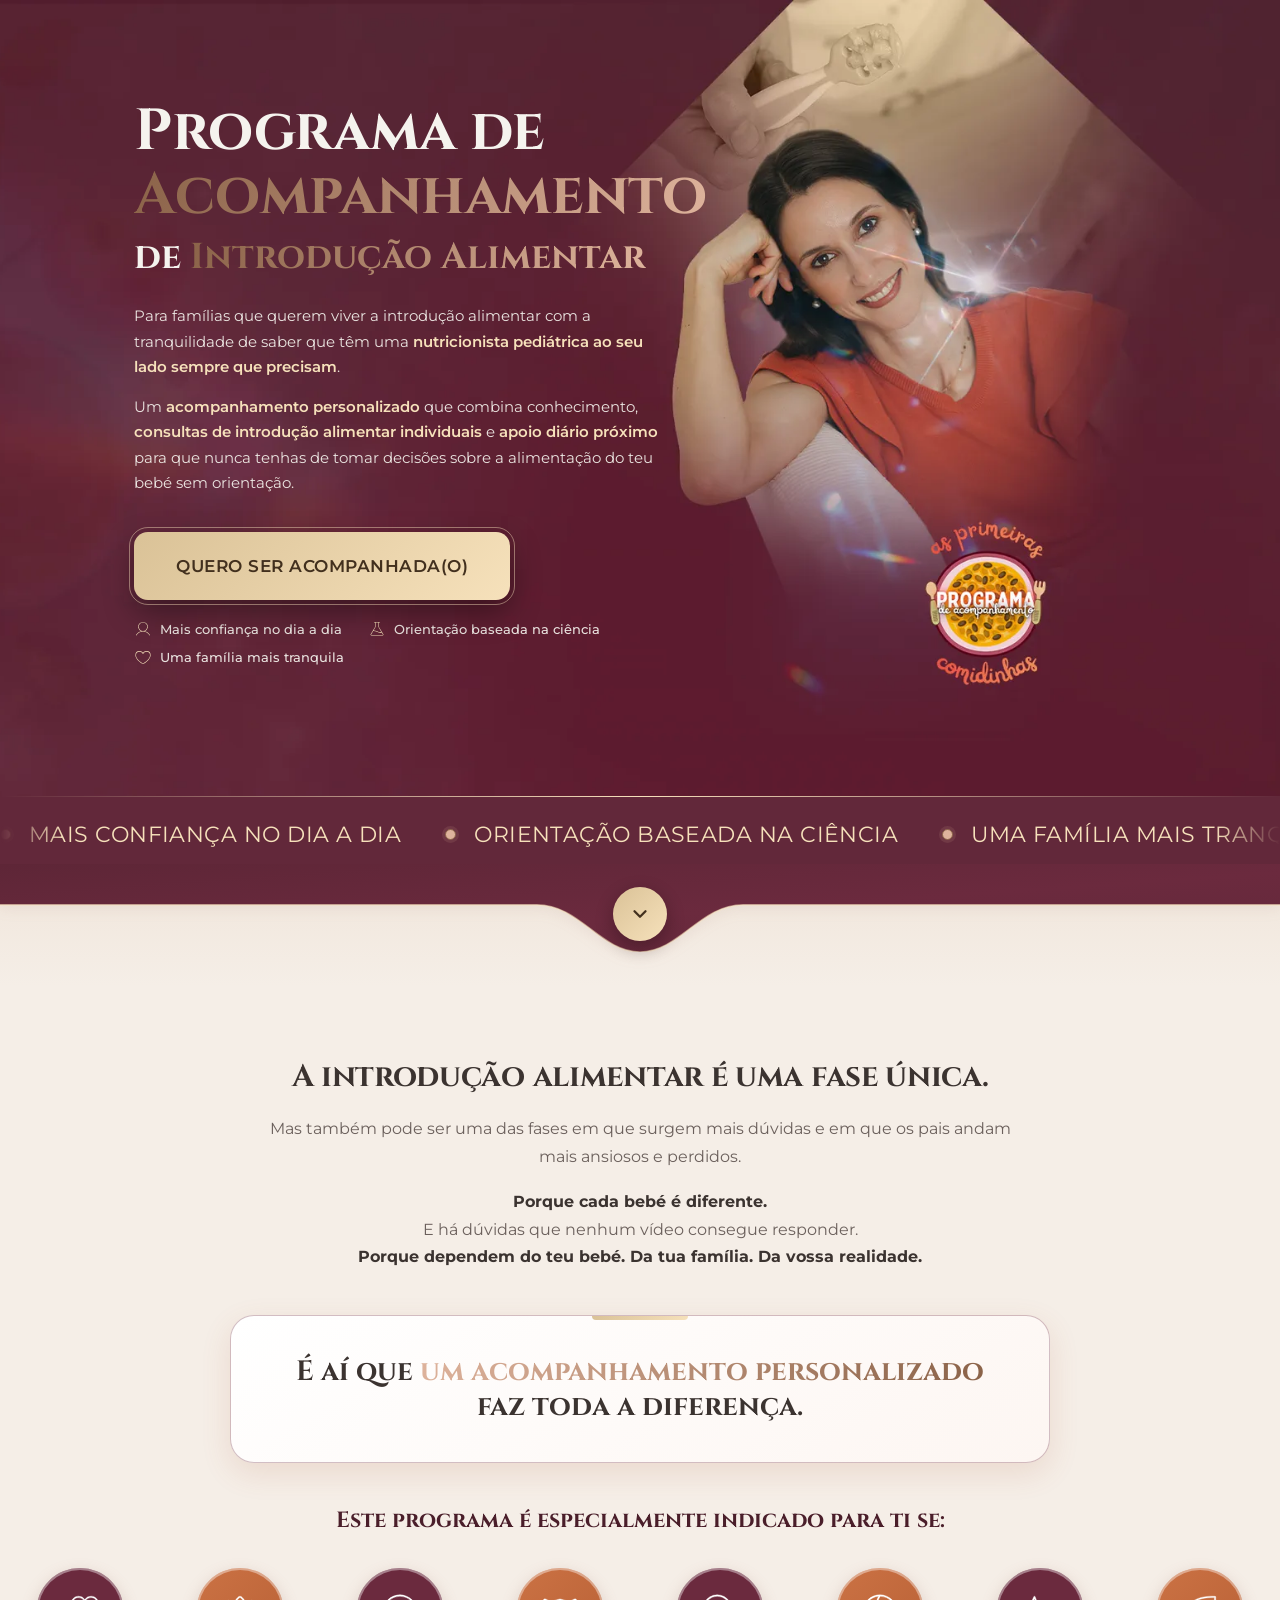
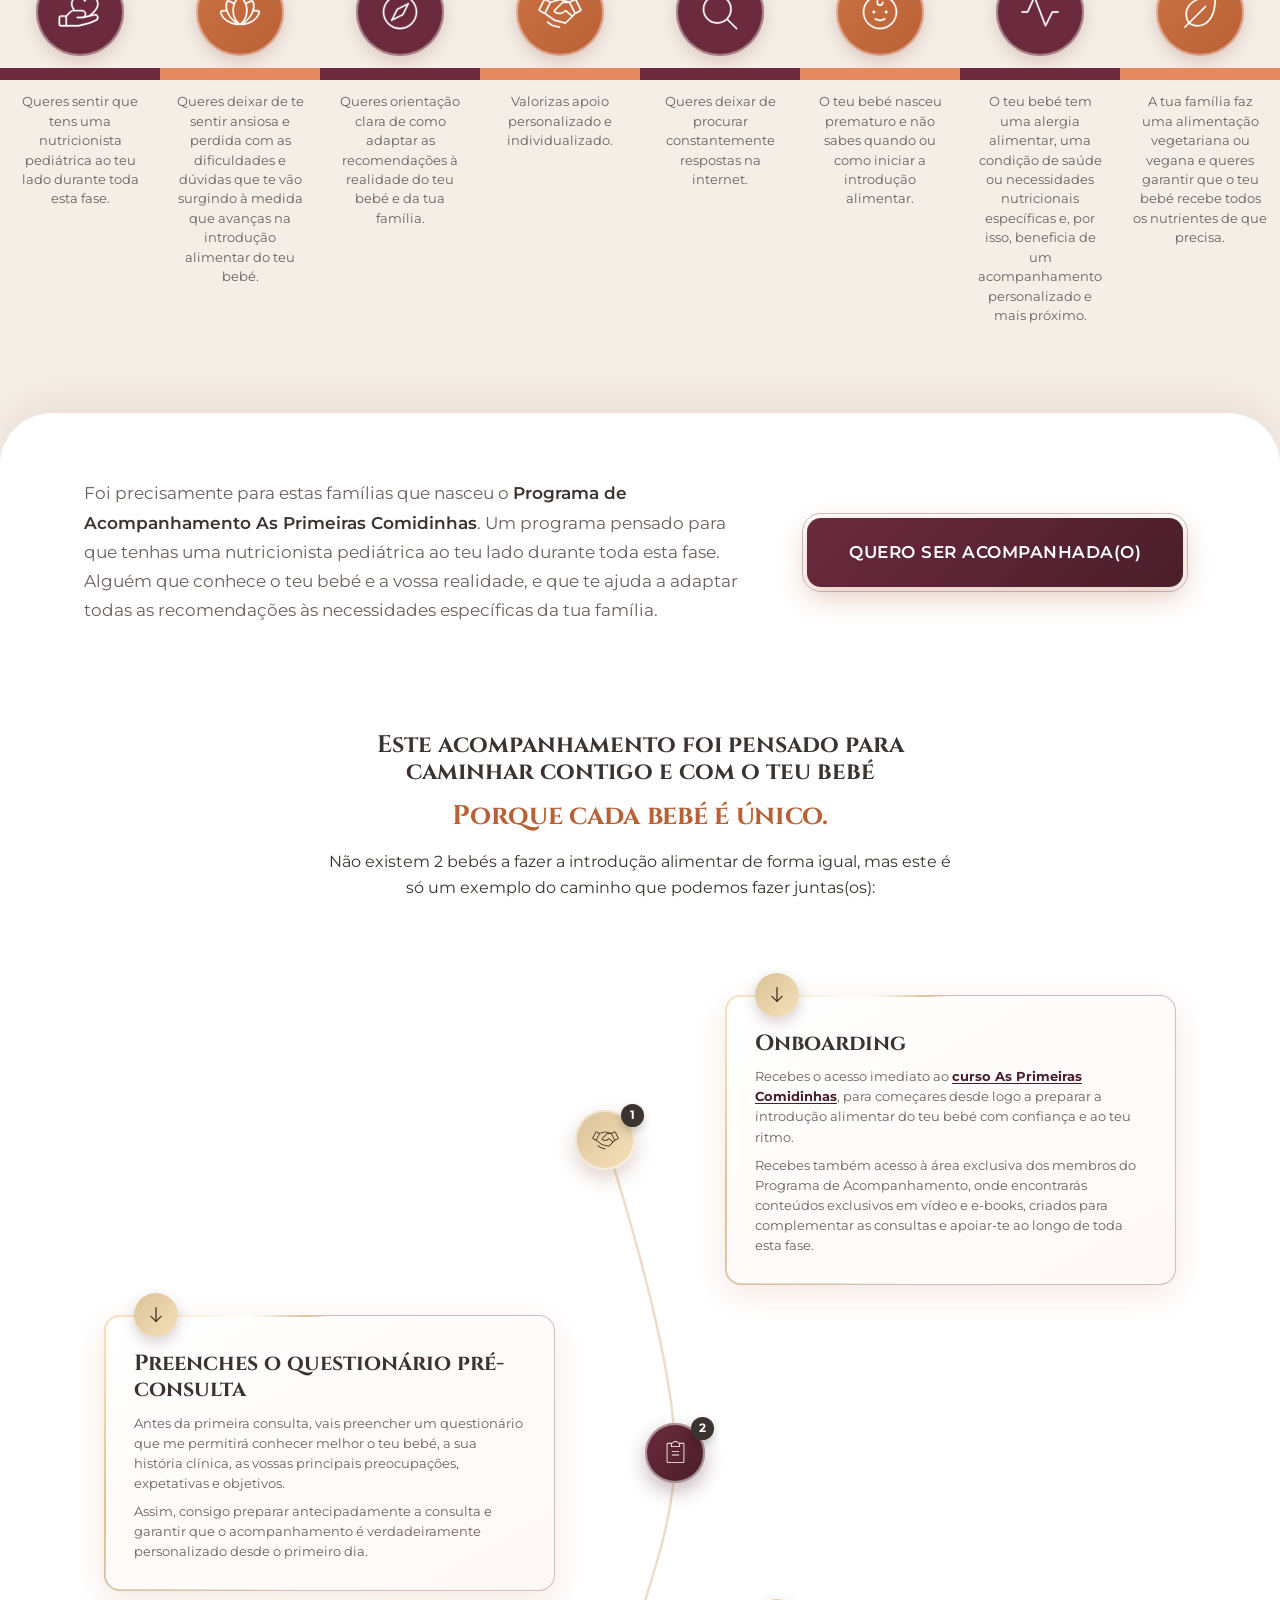
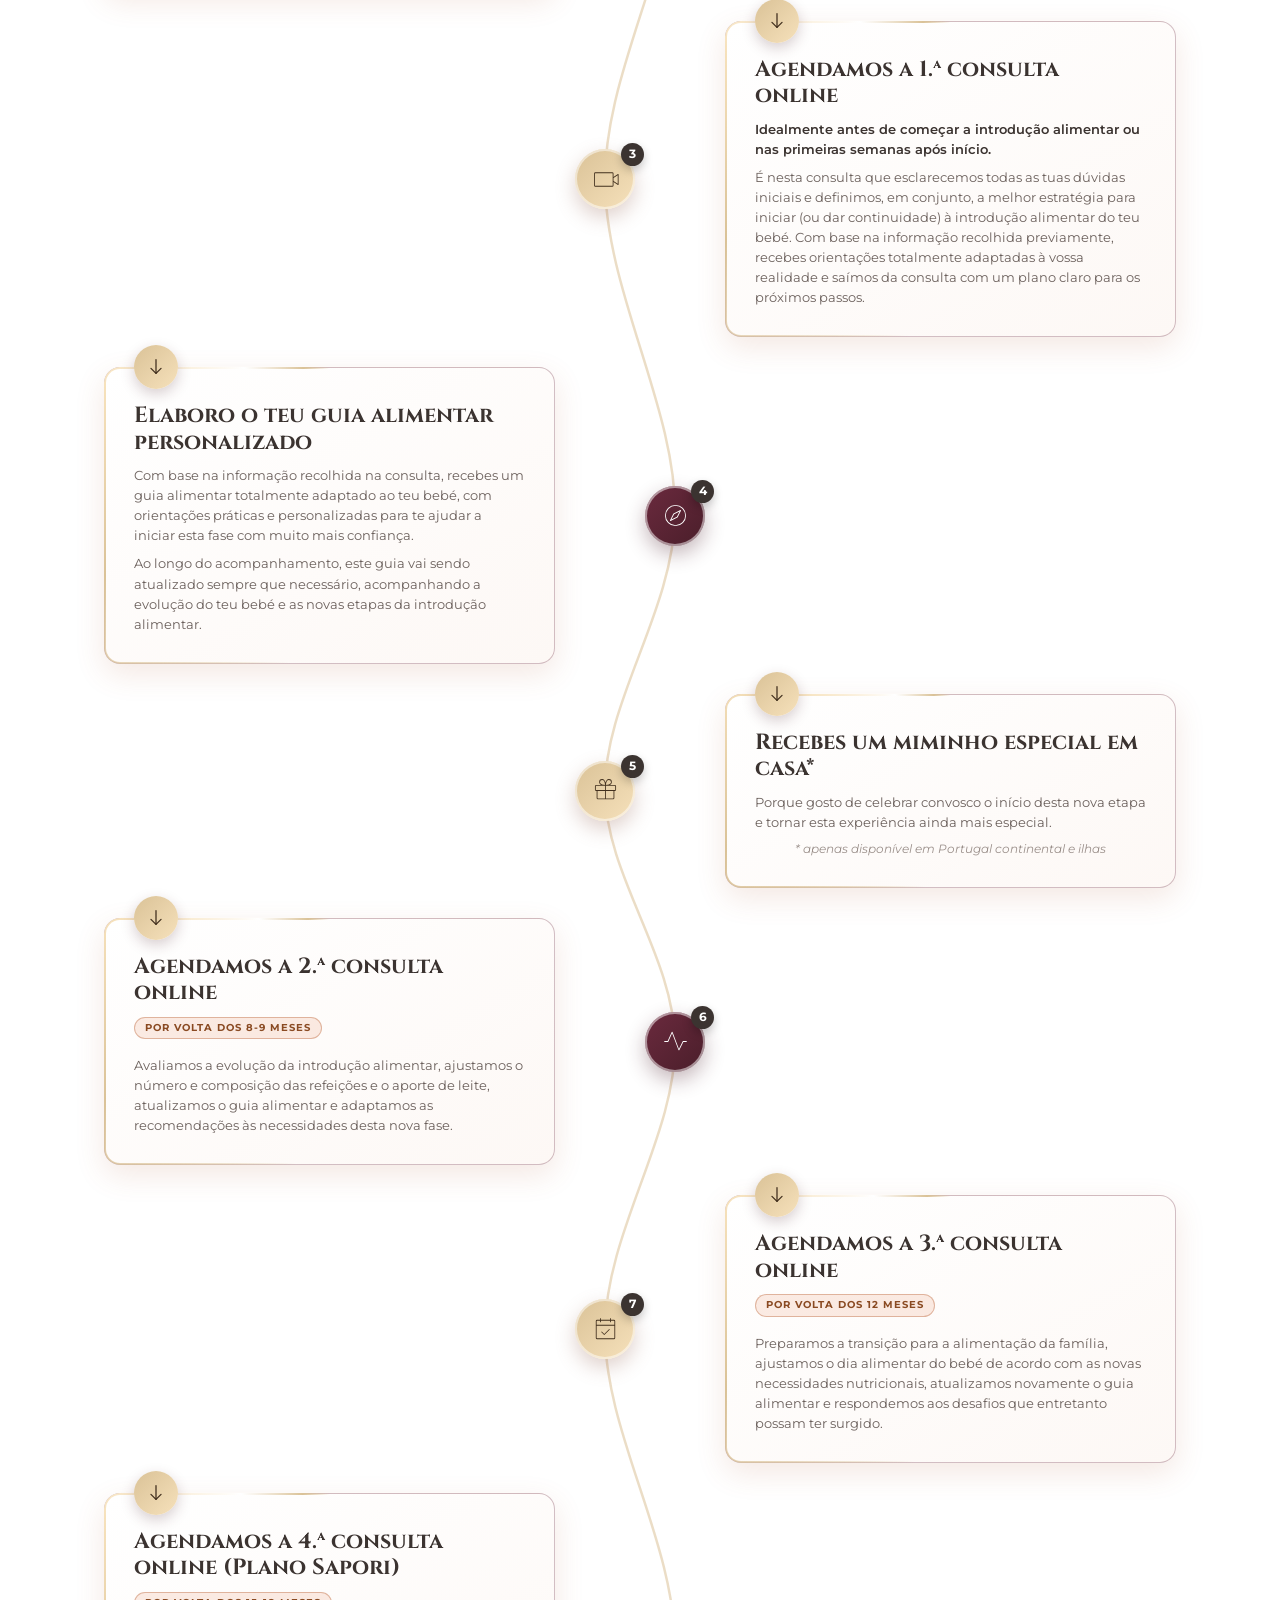
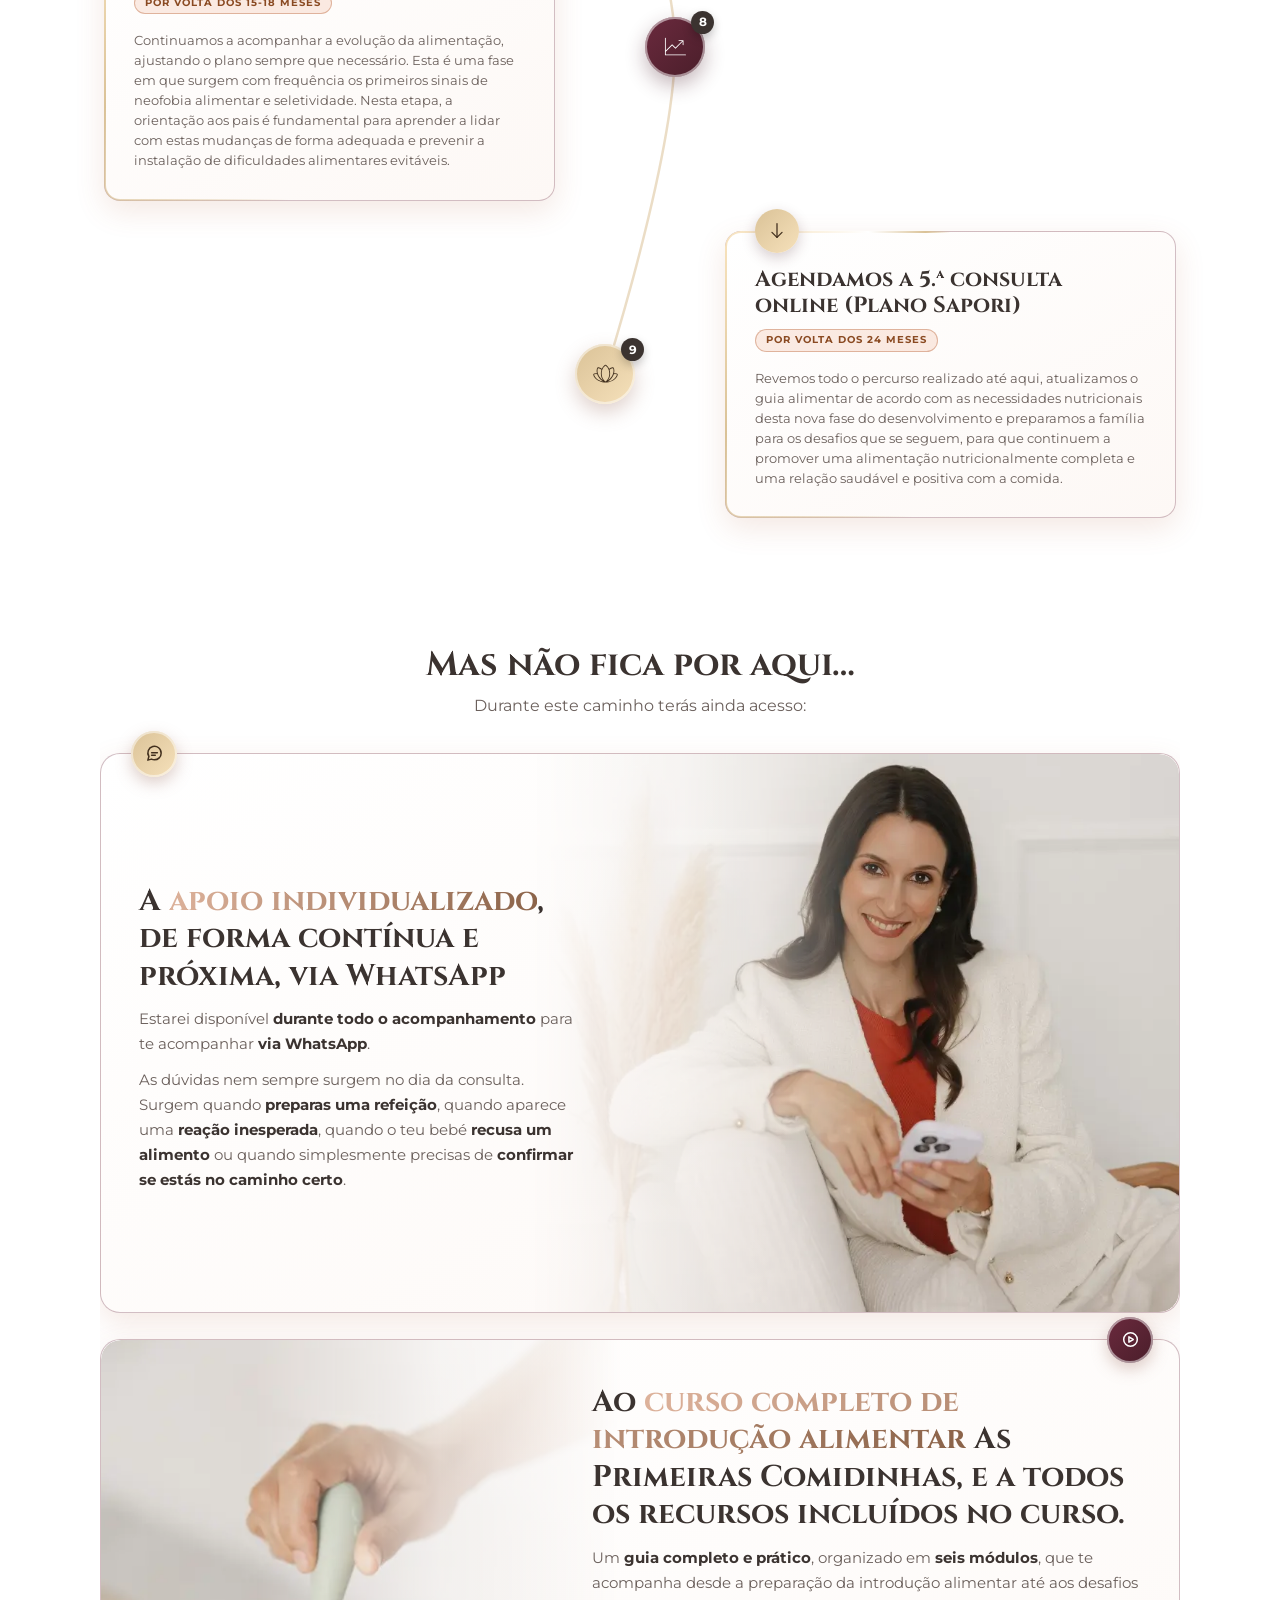
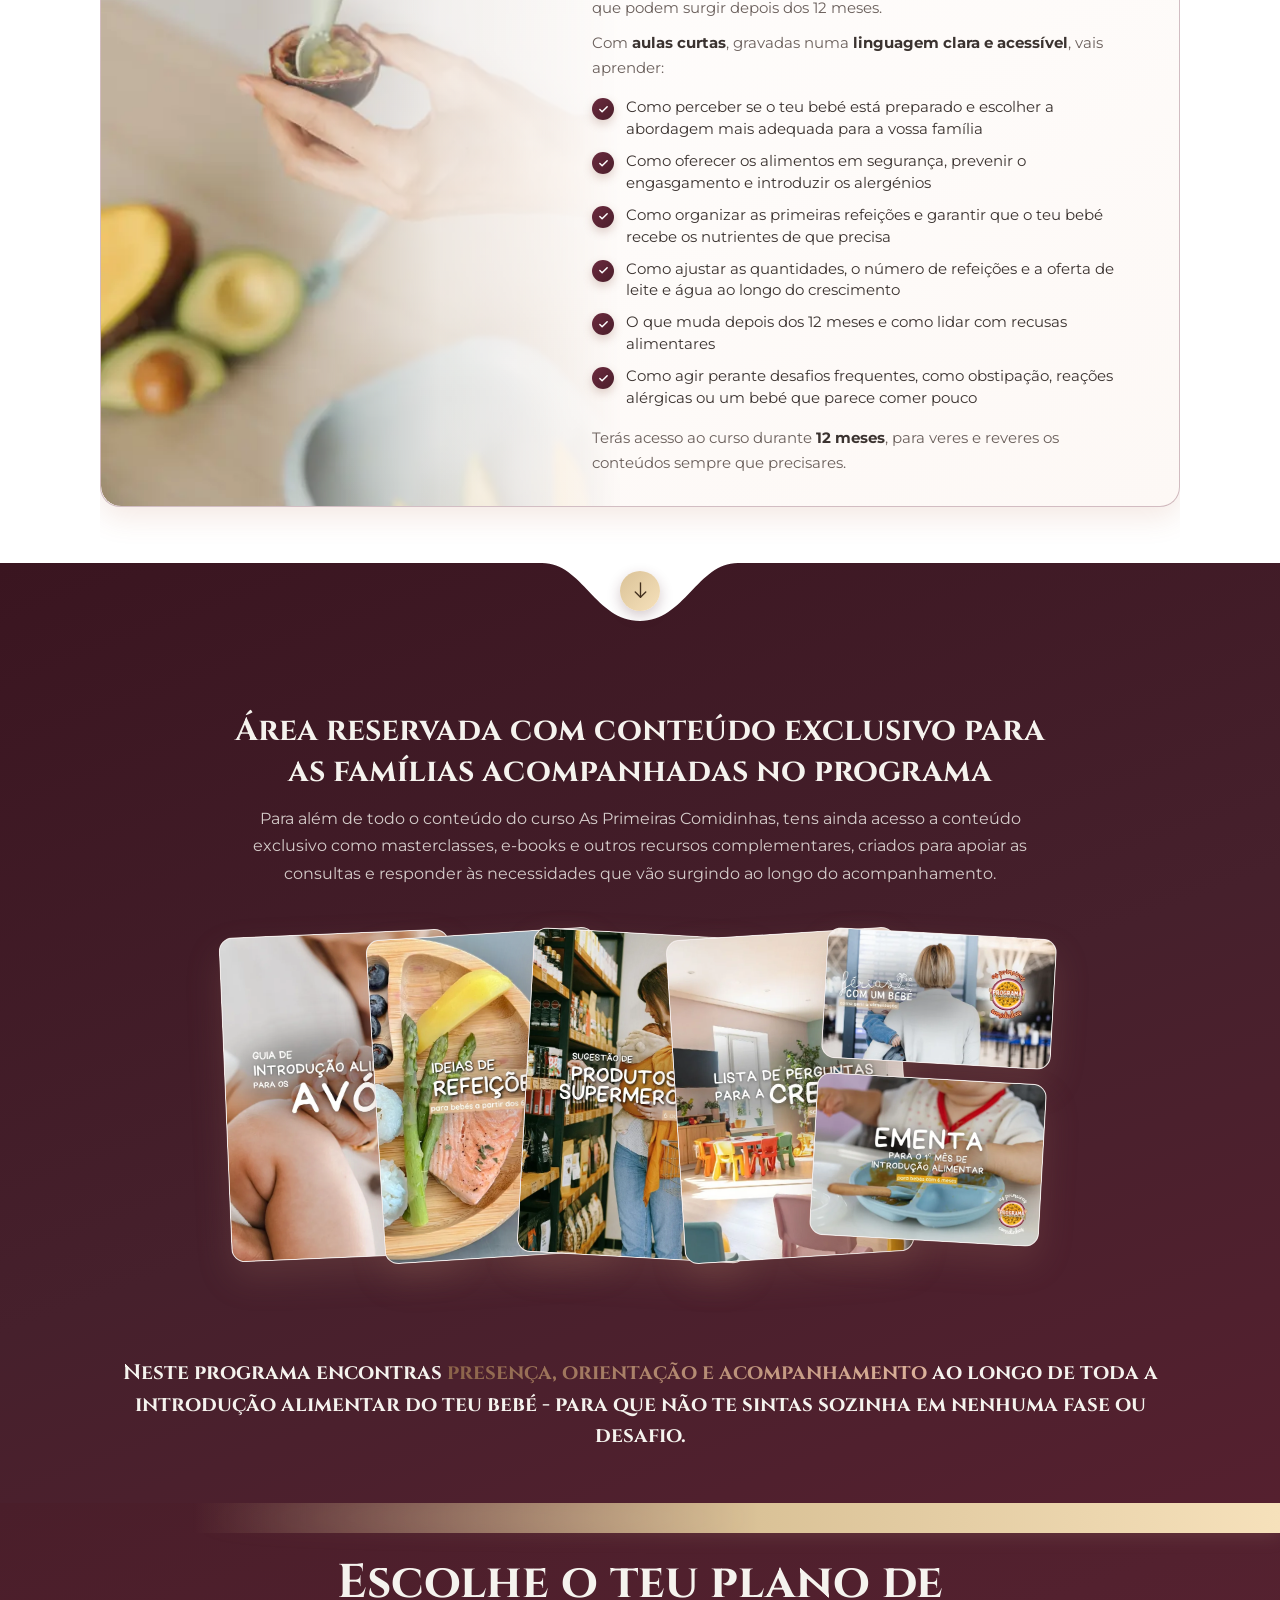
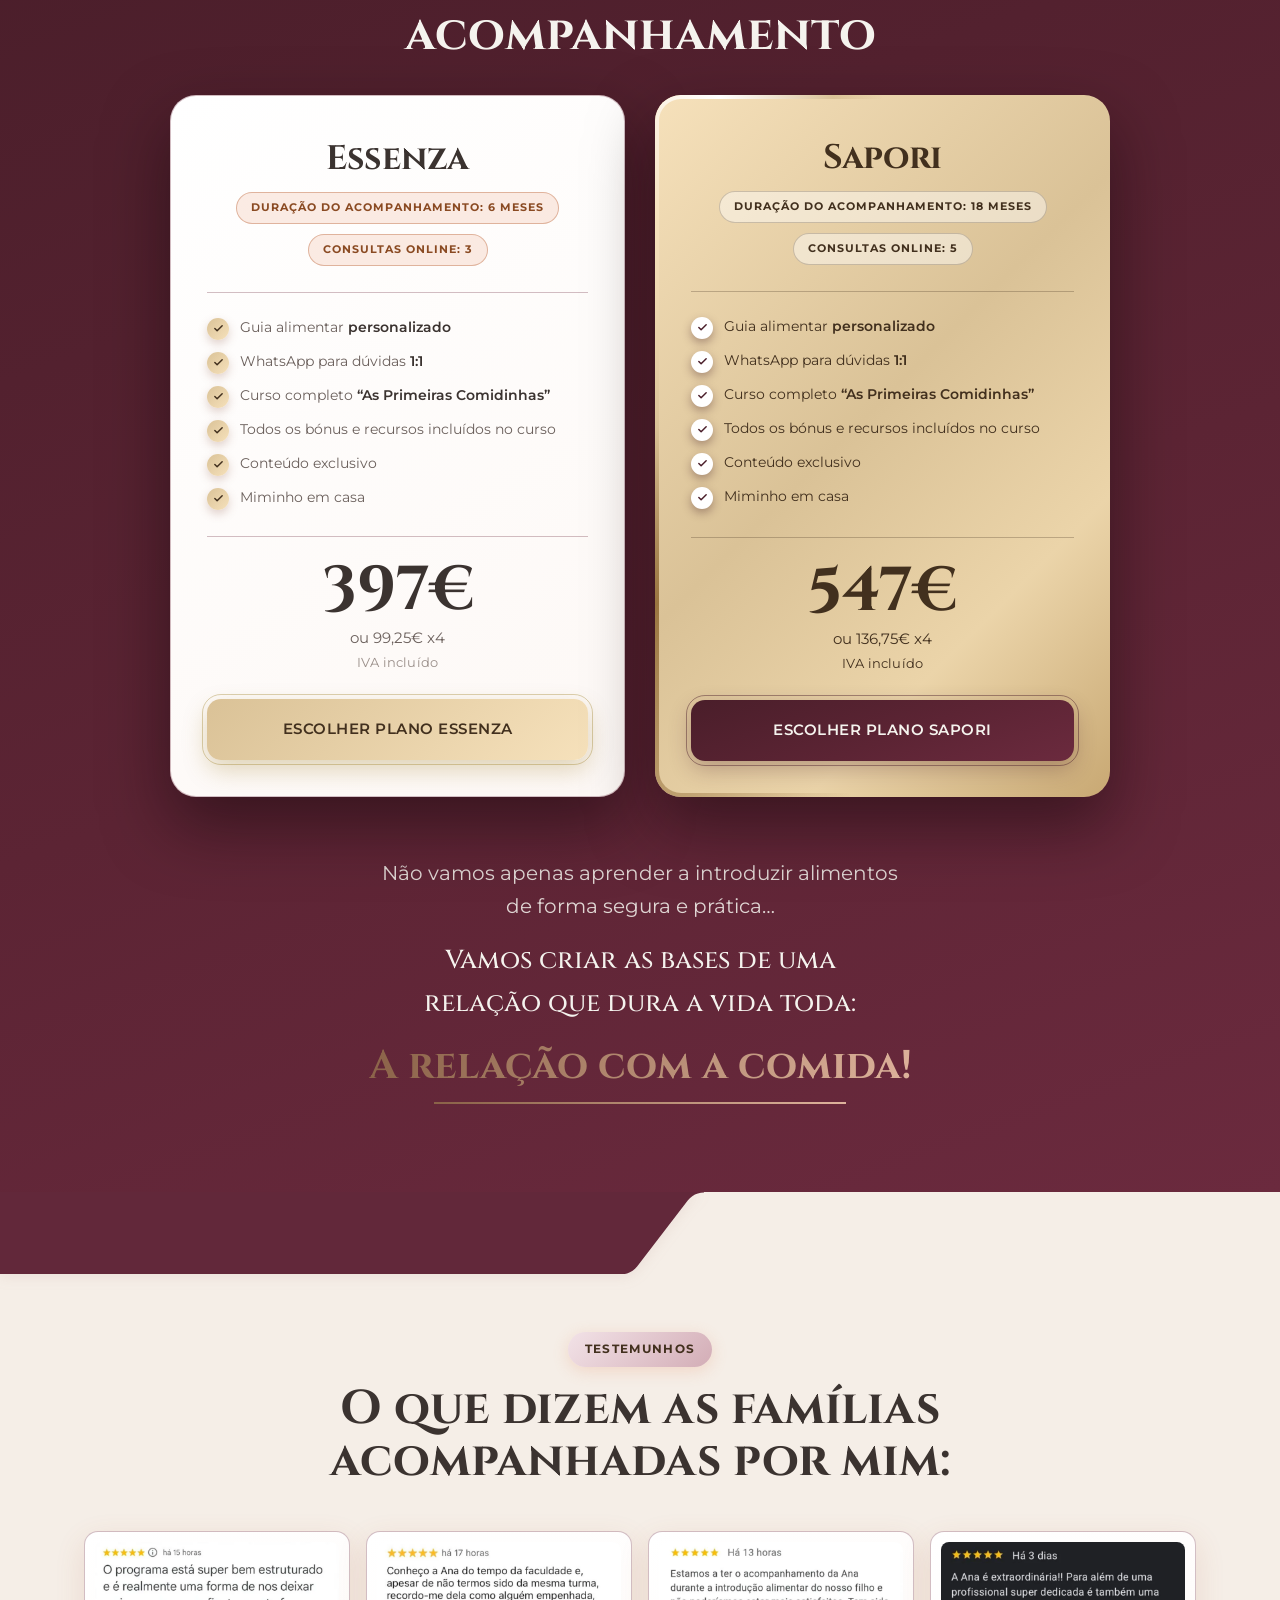
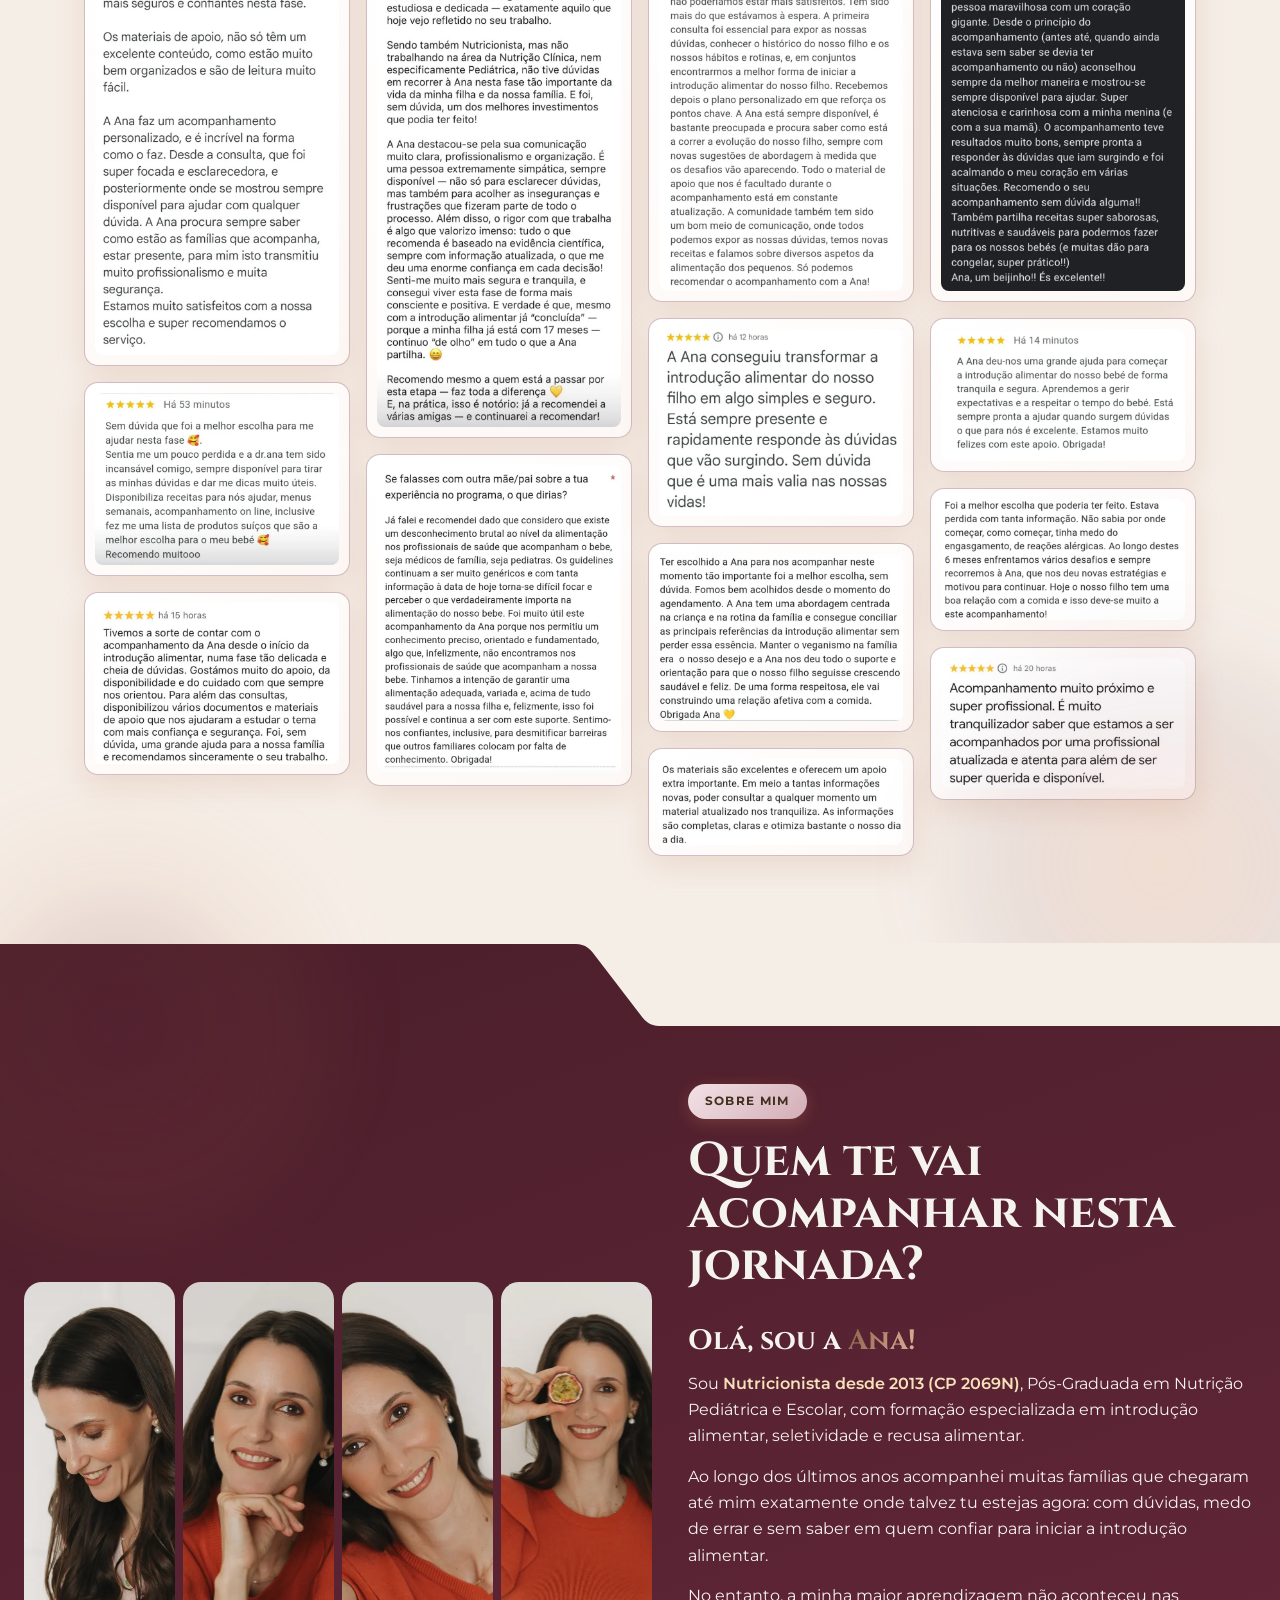
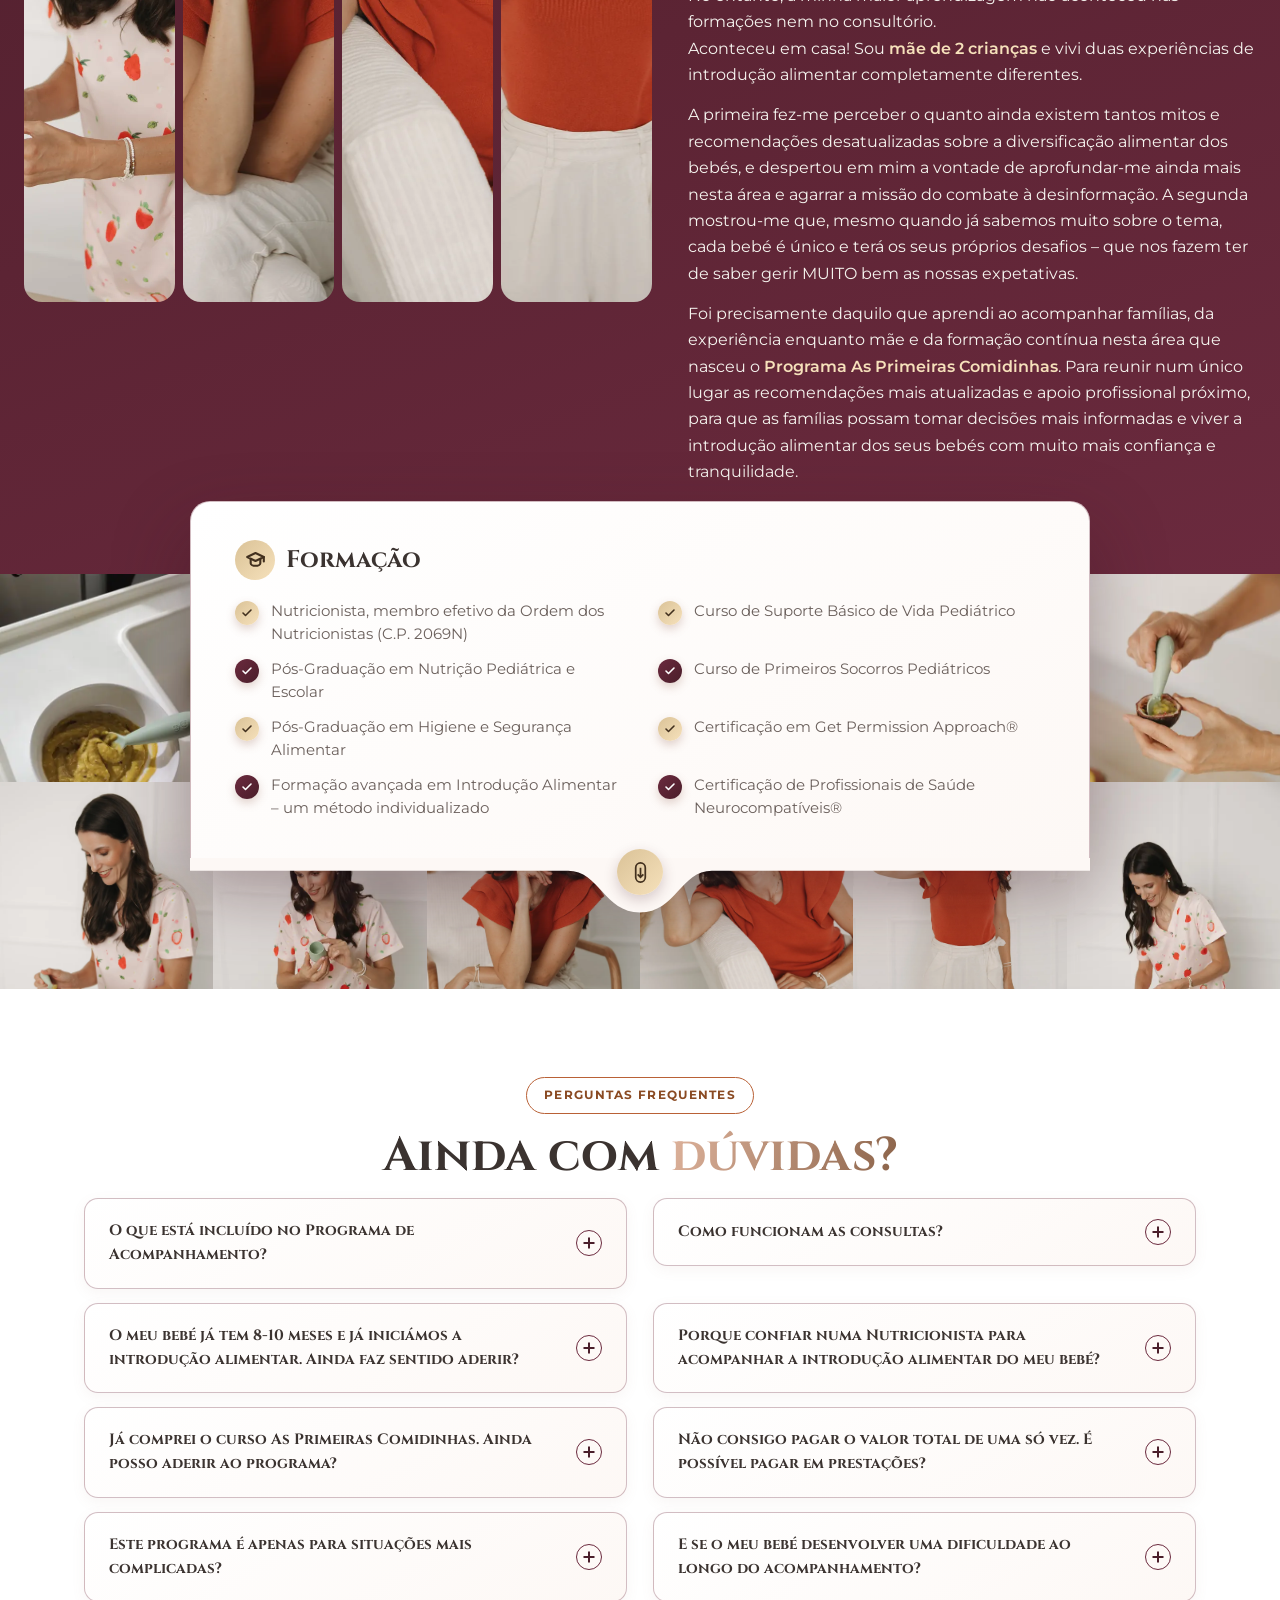
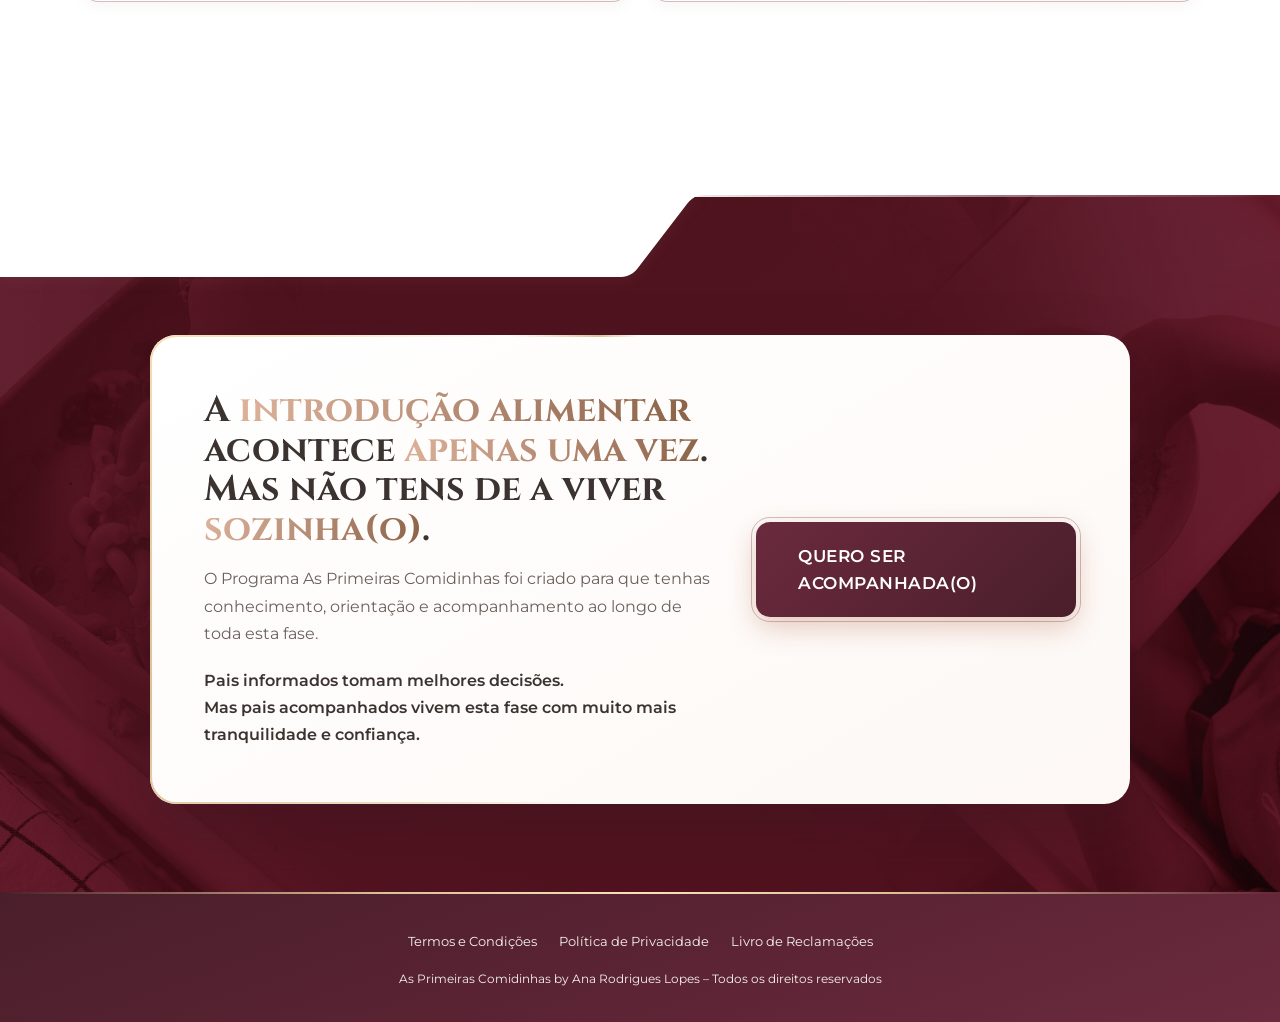
<file: index.html>
<!DOCTYPE html>
<html lang="pt-PT">
<head>
<meta charset="UTF-8">
<meta name="viewport" content="width=device-width, initial-scale=1.0">
<title>Programa de Acompanhamento As Primeiras Comidinhas | Ana Rodrigues Lopes</title>
<meta name="description" content="Acompanhamento de introdução alimentar com uma nutricionista pediátrica ao teu lado: consultas online individuais, guia alimentar personalizado e apoio diário via WhatsApp.">
<meta property="og:title" content="Programa de Acompanhamento As Primeiras Comidinhas">
<meta property="og:description" content="Para famílias que querem viver a introdução alimentar com a tranquilidade de saber que têm uma nutricionista pediátrica ao seu lado sempre que precisam.">
<meta property="og:type" content="website">
<!-- r17c item 3: favicon no vinho novo (#6B2A3E, era o rosa antigo #BD6273) -->
<link rel="icon" href="data:image/svg+xml,%3Csvg xmlns='http://www.w3.org/2000/svg' viewBox='0 0 32 32'%3E%3Ccircle cx='16' cy='16' r='15' fill='%236B2A3E'/%3E%3C/svg%3E">
<link rel="preconnect" href="https://fonts.googleapis.com">
<link rel="preconnect" href="https://fonts.gstatic.com" crossorigin>
<link href="https://fonts.googleapis.com/css2?family=Cinzel:wght@600;700&family=Montserrat:wght@300;400;500;600;700&display=swap" rel="stylesheet">
<link rel="stylesheet" href="assets/style.css?v=r18">

</head>
<body>

<!-- ============ SECÇÃO 1 — HERO ============ -->
<section class="hero" >
  <div class="orb tl" aria-hidden="true"></div>
  <div class="orb rosa br" aria-hidden="true"></div>
  <div class="wrap hero-grid">
    <div class="hero-txt">
      <!-- r17d item 1: gradiente dourado SO nas palavras-alvo (estilo
           .vagas-mirror da captura do Diogo); "Programa de"/"de" brancos -->
      <h1 class="sr-hidden">Programa de <span class="txt-grad h1-gold"><span class="a-fix">A</span>companhamento</span><span class="h1-l2">de <span class="txt-grad h1-gold">Introdução <span class="a-fix">A</span>limentar</span></span></h1>
      <p class="sub sr-hidden">Para famílias que querem viver a introdução alimentar com a tranquilidade de saber que têm uma <strong>nutricionista pediátrica ao seu lado sempre que precisam</strong>.</p>
      <p class="sub sr-hidden">Um <strong>acompanhamento personalizado</strong> que combina conhecimento, <strong>consultas de introdução alimentar individuais</strong> e <strong>apoio diário próximo</strong> para que nunca tenhas de tomar decisões sobre a alimentação do teu bebé sem orientação.</p>
      <div class="cta-row sr-hidden"><a href="#preco" class="btn lg" data-pendente="checkout">Quero ser acompanhada(o)</a></div>

    <!-- r17 item 5: mini-itens de apoio sob o CTA principal -->
    <ul class="cta-mini sr-hidden">
      <li><svg viewBox="0 0 256 256" focusable="false" aria-hidden="true"><path fill="currentColor" d="M227.46 214c-16.52-28.56-43-48.06-73.68-55.09a68 68 0 1 0-51.56 0c-30.64 7-57.16 26.53-73.68 55.09a4 4 0 0 0 6.92 4C55 184.19 89.62 164 128 164s73 20.19 92.54 54a4 4 0 0 0 3.46 2a3.93 3.93 0 0 0 2-.54a4 4 0 0 0 1.46-5.46M68 96a60 60 0 1 1 60 60a60.07 60.07 0 0 1-60-60"/></svg>Mais confiança no dia a dia</li>
      <li><svg viewBox="0 0 256 256" focusable="false" aria-hidden="true"><path fill="currentColor" d="M218.27 201.83L156 98V36h12a4 4 0 0 0 0-8H88a4 4 0 0 0 0 8h12v62L37.73 201.83A12 12 0 0 0 48 220h160a12 12 0 0 0 10.29-18.17ZM107.43 101.2a4.07 4.07 0 0 0 .57-2.06V36h40v63.14a4.07 4.07 0 0 0 .57 2.06l41 68.33c-12.76 3.94-32.54 4.68-59.75-9.1c-18-9.14-35-13.24-50.54-12.29ZM211.46 210a3.94 3.94 0 0 1-3.48 2H48a4 4 0 0 1-3.43-6.06l29.53-49.21c15.54-2.43 33.05 1.21 52.07 10.84C144.54 176.86 160 180 172.42 180a65 65 0 0 0 21.36-3.46l17.63 29.38a3.92 3.92 0 0 1 .05 4.08"/></svg>Orientação baseada na ciência</li>
      <li><svg viewBox="0 0 256 256" focusable="false" aria-hidden="true"><path fill="currentColor" d="M178 44c-21.44 0-39.92 10.19-50 27.07C117.92 54.19 99.44 44 78 44a58.07 58.07 0 0 0-58 58c0 28.59 18 58.47 53.4 88.79a334 334 0 0 0 52.7 36.73a4 4 0 0 0 3.8 0a334 334 0 0 0 52.7-36.73C218 160.47 236 130.59 236 102a58.07 58.07 0 0 0-58-58m-50 175.42c-14-8-100-59.35-100-117.42a50.06 50.06 0 0 1 50-50c21.11 0 38.85 11.31 46.3 29.51a4 4 0 0 0 7.4 0C139.15 63.31 156.89 52 178 52a50.06 50.06 0 0 1 50 50c0 58-86 109.46-100 117.42"/></svg>Uma família mais tranquila</li>
    </ul>

    </div>

    <!-- r17c item 1: hero voltou ao formato r16 (full-bleed) — o card/frame da
         direita e o layout 2 colunas da r17b sairam; fundo VINHO sem arte -->
  </div>

  </section>

<!-- ============ SECÇÃO 2 — A TRANSFORMAÇÃO ============ -->
<section class="sec sec-transform recebe-aba">
  <!-- r5 item 1 / r6 item 1: divisoria CURVA CONCAVA + circulo com chevron
       (skill curva-concava; ref 38 decodificada por pixel: faixa da cor da
       seccao de cima com dip no centro, linha rosa na crista e circulo rosa com
       chevron claro apontando pra baixo). r6: dip mais profundo (52 -> 112 no
       viewBox 1440x112; era 84). Fill = cor da seccao DE CIMA (hero #F3EAE2). -->
  
  <div class="curva-div from-hero" aria-hidden="true">
    <div class="hero-ticker"><div class="hero-ticker-track"><div class="hero-ticker-group"><span><svg viewBox="0 0 24 24" fill="none" stroke="currentColor" stroke-width="1.4" aria-hidden="true"><path d="M12 20S3 14.5 3 8.5a4.5 4.5 0 0 1 9-1 4.5 4.5 0 0 1 9 1C21 14.5 12 20 12 20Z"/></svg>Mais confiança no dia a dia</span><span><svg viewBox="0 0 24 24" fill="none" stroke="currentColor" stroke-width="1.4" aria-hidden="true"><path d="M12 20S3 14.5 3 8.5a4.5 4.5 0 0 1 9-1 4.5 4.5 0 0 1 9 1C21 14.5 12 20 12 20Z"/></svg>Orientação baseada na ciência</span><span><svg viewBox="0 0 24 24" fill="none" stroke="currentColor" stroke-width="1.4" aria-hidden="true"><path d="M12 20S3 14.5 3 8.5a4.5 4.5 0 0 1 9-1 4.5 4.5 0 0 1 9 1C21 14.5 12 20 12 20Z"/></svg>Uma família mais tranquila</span></div><div class="hero-ticker-group"><span><svg viewBox="0 0 24 24" fill="none" stroke="currentColor" stroke-width="1.4" aria-hidden="true"><path d="M12 20S3 14.5 3 8.5a4.5 4.5 0 0 1 9-1 4.5 4.5 0 0 1 9 1C21 14.5 12 20 12 20Z"/></svg>Mais confiança no dia a dia</span><span><svg viewBox="0 0 24 24" fill="none" stroke="currentColor" stroke-width="1.4" aria-hidden="true"><path d="M12 20S3 14.5 3 8.5a4.5 4.5 0 0 1 9-1 4.5 4.5 0 0 1 9 1C21 14.5 12 20 12 20Z"/></svg>Orientação baseada na ciência</span><span><svg viewBox="0 0 24 24" fill="none" stroke="currentColor" stroke-width="1.4" aria-hidden="true"><path d="M12 20S3 14.5 3 8.5a4.5 4.5 0 0 1 9-1 4.5 4.5 0 0 1 9 1C21 14.5 12 20 12 20Z"/></svg>Uma família mais tranquila</span></div></div></div>
    <svg viewBox="0 0 1440 112" preserveAspectRatio="none" focusable="false">
      <!-- r17b: fill = cor da base do hero VINHO (era o grad-rosa do hero antigo) -->
      <defs><linearGradient id="curvaGrad" x1="0%" y1="0%" x2="100%" y2="100%"><stop offset="0%" stop-color="#5E2637"/><stop offset="55%" stop-color="#6B2A3E"/><stop offset="100%" stop-color="#62283A"/></linearGradient></defs>
      <path class="cd-fill" d="M0,0 H1440 V52 H836 C788,52 764,112 720,112 C676,112 652,52 604,52 H0 Z"/>
      <path class="cd-crest" d="M0,52 H604 C652,52 676,112 720,112 C764,112 788,52 836,52 H1440"/>
    </svg>
    <span class="cd-circle">
      <svg viewBox="0 0 24 24" stroke-linecap="round" stroke-linejoin="round" focusable="false"><polyline points="6 9 12 15 18 9"/></svg>
    </span>
  </div>
  <div class="wrap">
    <!-- r12f item 2 (refs/17+18): estrutura FIEL a LP 2 v2 (seccao "E, quanto
         mais procuras respostas..." = .duv-body + .pivot, CSS live extraido):
         paragrafos centrados + pivot em card com filete e destaque txt-grad.
         Copy verbatim (a mesma da r11) -->
    <div class="duv-body sr-hidden">
      <!-- r13b item 2 (ref 26): hierarquia tipografica — frase-ancora (maior +
           negrito) > pivo (pivot h3) > apoio (negrito nos dois "Porque") -->
      <p class="duv-ancora">A introdução alimentar é uma fase única.</p>
      <p>Mas também pode ser uma das fases em que surgem mais dúvidas e em que os pais andam mais ansiosos e perdidos.</p>
      <p><b>Porque cada bebé é diferente.</b><br>E há dúvidas que nenhum vídeo consegue responder.<br><b>Porque dependem do teu bebé. Da tua família. Da vossa realidade.</b></p>
    </div>
    <div class="pivot sr-hidden">
      <h3>É aí que <span class="txt-grad">um acompanhamento personalizado</span><br>faz toda a diferença.</h3>
    </div>
    <p class="perguntas sr-hidden">Este programa é especialmente<br class="mobile-break" aria-hidden="true"> indicado para ti se:</p>
  </div>
  <div class="wrap">
  <!-- r7C item 2: BARRA GROSSA horizontal atravessando a largura, DIVIDIDA em
       8 segmentos alternando roxo #BD6273 / dourado #F1B604; ICONE em cima da
       barra por item e DESCRICAO logo abaixo da barra. Copy verbatim. -->
<div class="ind-bar-wrap sr-hidden">
      <ol class="ind-bar">
      <li class="ind-item"><span class="ind-ico" aria-hidden="true"><svg viewBox="0 0 256 256" focusable="false" style="fill:currentColor"><path fill="currentColor" d="M227.9 144.24a20.45 20.45 0 0 0-17.84-3.53l-11.95 2.75C223.26 121.88 236 100.58 236 80c0-24.26-19.5-44-43.46-44A43.41 43.41 0 0 0 156 55.44A43.41 43.41 0 0 0 119.46 36C95.5 36 76 55.74 76 80c0 11.85 4.11 23.44 12.81 36a27.8 27.8 0 0 0-18.67 8.17L46.34 148H16a12 12 0 0 0-12 12v40a12 12 0 0 0 12 12h104a4 4 0 0 0 1-.12l64-16a5 5 0 0 0 .6-.2l38.82-16.54l.22-.1a20.6 20.6 0 0 0 3.29-34.8ZM119.46 44a35.15 35.15 0 0 1 32.84 21.52a4 4 0 0 0 7.4 0A35.15 35.15 0 0 1 192.54 44C211.76 44 228 60.49 228 80c0 21.27-16.13 44-47.94 67.61L160.75 152a23.76 23.76 0 0 0 3.25-12a24 24 0 0 0-24-24H98.69C88.69 103 84 91.5 84 80c0-19.51 16.24-36 35.46-36M12 200v-40a4 4 0 0 1 4-4h28v48H16a4 4 0 0 1-4-4m209.13-28.17l-38.41 16.37l-63.21 15.8H52v-50.34l23.8-23.8A19.86 19.86 0 0 1 89.94 124H140a16 16 0 0 1 0 32h-28a4 4 0 0 0 0 8h32a4 4 0 0 0 .9-.1l67-15.41h.16a12.6 12.6 0 0 1 9 23.38Z"/></svg></span><span class="ind-seg" aria-hidden="true"></span><p class="ind-desc">Queres sentir que tens uma nutricionista pediátrica ao teu lado durante toda esta fase.</p></li>
      <li class="ind-item"><span class="ind-ico" aria-hidden="true"><svg viewBox="0 0 256 256" focusable="false" style="fill:currentColor"><path fill="currentColor" d="M242.37 123.65a11.54 11.54 0 0 0-7.08-5.46a71.5 71.5 0 0 0-26.29-1.67c5.48-21.46 2.38-38.36-.75-48a12.16 12.16 0 0 0-14.16-8.19a82.85 82.85 0 0 0-31 14.17a91.06 91.06 0 0 0-27.9-36a11.91 11.91 0 0 0-14.44 0a91.06 91.06 0 0 0-27.9 36a82.9 82.9 0 0 0-31-14.17a12.16 12.16 0 0 0-14.16 8.19c-3.13 9.68-6.23 26.58-.75 48a71.5 71.5 0 0 0-26.26 1.67a11.54 11.54 0 0 0-7.08 5.46a12 12 0 0 0-1.2 9.22c3.24 12 13.2 34.81 43.52 52.92S113.45 204 128 204s41.61 0 72.07-18.21s40.28-40.93 43.52-52.92a12 12 0 0 0-1.22-9.22M195.8 68.11a4.2 4.2 0 0 1 4.87 2.89c4 12.5 8 38.35-10.77 71c-10.45 18.19-25.11 32.2-38.11 41.44C162 170 172 149.24 172 119.19a113.4 113.4 0 0 0-5.88-37a75.3 75.3 0 0 1 29.68-14.08M55.33 71a4.19 4.19 0 0 1 4.87-2.84a75.3 75.3 0 0 1 29.68 14.03a113.4 113.4 0 0 0-5.88 37c0 30.05 10 50.82 20.21 64.23c-13-9.24-27.66-23.25-38.11-41.44C47.32 109.3 51.29 83.45 55.33 71m4.72 108c-27.9-16.67-37-37.32-39.9-48.15a4 4 0 0 1 .41-3.13a3.6 3.6 0 0 1 2.21-1.73a64.6 64.6 0 0 1 26.73-1a123.5 123.5 0 0 0 9.66 21c13.28 23.1 32.66 39.67 48.27 49.11a116.3 116.3 0 0 1-47.38-16.17Zm68 16.34a75.8 75.8 0 0 1-17.08-16.4C98.37 162.58 92 142.5 92 119.19c0-44.25 23.49-66.75 33.59-74.36a4 4 0 0 1 4.82 0c10.1 7.61 33.59 30.11 33.59 74.36c0 23.31-6.37 43.39-18.92 59.68a75.8 75.8 0 0 1-17.08 16.4Zm107.85-64.49c-2.92 10.83-12 31.48-39.9 48.15a116.3 116.3 0 0 1-47.38 16.15c15.61-9.44 35-26 48.27-49.11a123.5 123.5 0 0 0 9.66-21a64.45 64.45 0 0 1 26.73 1a3.6 3.6 0 0 1 2.21 1.73a4 4 0 0 1 .36 3.01Z"/></svg></span><span class="ind-seg" aria-hidden="true"></span><p class="ind-desc">Queres deixar de te sentir ansiosa e perdida com as dificuldades e dúvidas que te vão surgindo à medida que avanças na introdução alimentar do teu bebé.</p></li>
      <li class="ind-item"><span class="ind-ico" aria-hidden="true"><svg viewBox="0 0 256 256" focusable="false" style="fill:currentColor"><path fill="currentColor" d="M128 28a100 100 0 1 0 100 100A100.11 100.11 0 0 0 128 28m0 192a92 92 0 1 1 92-92a92.1 92.1 0 0 1-92 92m46.21-143.58l-64 32a4.08 4.08 0 0 0-1.79 1.79l-32 64A4 4 0 0 0 80 180a4.05 4.05 0 0 0 1.79-.42l64-32a4.08 4.08 0 0 0 1.79-1.79l32-64a4 4 0 0 0-5.37-5.37M141 141l-52.08 26L115 115l52.08-26Z"/></svg></span><span class="ind-seg" aria-hidden="true"></span><p class="ind-desc">Queres orientação clara de como adaptar as recomendações à realidade do teu bebé e da tua família.</p></li>
      <li class="ind-item"><span class="ind-ico" aria-hidden="true"><svg viewBox="0 0 256 256" focusable="false" style="fill:currentColor"><path fill="currentColor" d="m250.73 109.69l-25.53-51a12 12 0 0 0-16.1-5.37l-26.22 13.06L129 52.14a3.9 3.9 0 0 0-2 0L73.12 66.38L46.9 53.27a12 12 0 0 0-16.1 5.37L5.27 109.69a12 12 0 0 0 5.37 16.1l27.29 13.65l55.75 39.82a3.9 3.9 0 0 0 1.35.62l64 16a4 4 0 0 0 3.8-1l55.54-55.54l27-13.5a12 12 0 0 0 5.37-16.1Zm-51 36.95l-37.2-29.8a4 4 0 0 0-5.34.3c-19.49 19.64-41.34 17.11-55.29 8.2a4.07 4.07 0 0 1-1.85-3a3.91 3.91 0 0 1 1.11-3.21L145.62 76h35.91l29.6 59.21ZM12.21 116.32a4 4 0 0 1 .22-3L38 62.22A4 4 0 0 1 41.54 60a4 4 0 0 1 1.78.43l24 12l-29.11 58.21l-24-12a4 4 0 0 1-2-2.32m146.56 71.25L97.71 172.3l-52.6-37.57L75.45 74L128 60.14L157.72 68H144a4 4 0 0 0-2.79 1.13l-45.7 44.33a12 12 0 0 0 2.06 18.62c19.88 12.71 44.13 10 62.66-6.81L194 152.33Zm85-71.25a4 4 0 0 1-2 2.32l-24 12l-29.09-58.21l24-12a4 4 0 0 1 5.32 1.79l25.53 51.05a4 4 0 0 1 .26 3.05ZM127.94 217a4 4 0 0 1-3.88 3a4 4 0 0 1-1-.12l-41.68-10.43a4 4 0 0 1-1.36-.62L53.68 190a4 4 0 0 1 4.65-6.51l25.72 18.37l41 10.25a4 4 0 0 1 2.89 4.89"/></svg></span><span class="ind-seg" aria-hidden="true"></span><p class="ind-desc">Valorizas apoio personalizado e individualizado.</p></li>
      <li class="ind-item"><span class="ind-ico" aria-hidden="true"><svg viewBox="0 0 256 256" focusable="false" style="fill:currentColor"><path fill="currentColor" d="m226.83 221.17l-52.7-52.7a84.1 84.1 0 1 0-5.66 5.66l52.7 52.7a4 4 0 0 0 5.66-5.66M36 112a76 76 0 1 1 76 76a76.08 76.08 0 0 1-76-76"/></svg></span><span class="ind-seg" aria-hidden="true"></span><p class="ind-desc">Queres deixar de procurar constantemente respostas na internet.</p></li>
      <li class="ind-item"><span class="ind-ico" aria-hidden="true"><svg viewBox="0 0 256 256" focusable="false" style="fill:currentColor"><path fill="currentColor" d="M92 136a8 8 0 1 1 8-8a8 8 0 0 1-8 8m72-16a8 8 0 1 0 8 8a8 8 0 0 0-8-8m-10.13 44.62a49 49 0 0 1-51.74 0a4 4 0 0 0-4.26 6.76a57 57 0 0 0 60.26 0a4 4 0 1 0-4.26-6.76M228 128A100 100 0 1 1 128 28a100.11 100.11 0 0 1 100 100m-8 0a92.11 92.11 0 0 0-90.06-92C116.26 54.07 116 71.83 116 72a12 12 0 0 0 24 0a4 4 0 0 1 8 0a20 20 0 0 1-40 0c0-.78.16-17.31 12-35.64A92 92 0 1 0 220 128"/></svg></span><span class="ind-seg" aria-hidden="true"></span><p class="ind-desc">O teu bebé nasceu prematuro e não sabes quando ou como iniciar a introdução alimentar.</p></li>
      <li class="ind-item"><span class="ind-ico" aria-hidden="true"><svg viewBox="0 0 256 256" focusable="false" style="fill:currentColor"><path fill="currentColor" d="M236 128a4 4 0 0 1-4 4h-29.53l-38.89 77.79A4 4 0 0 1 160 212h-.2a4 4 0 0 1-3.54-2.58l-60.59-159l-36 79.28A4 4 0 0 1 56 132H24a4 4 0 0 1 0-8h29.42l38.94-85.65a4 4 0 0 1 7.38.23l60.76 159.48l35.92-71.85A4 4 0 0 1 200 124h32a4 4 0 0 1 4 4"/></svg></span><span class="ind-seg" aria-hidden="true"></span><p class="ind-desc">O teu bebé tem uma alergia alimentar, uma condição de saúde ou necessidades nutricionais específicas e, por isso, beneficia de um acompanhamento personalizado e mais próximo.</p></li>
      <li class="ind-item"><span class="ind-ico" aria-hidden="true"><svg viewBox="0 0 256 256" focusable="false" style="fill:currentColor"><path fill="currentColor" d="M219.45 40.31a4 4 0 0 0-3.76-3.76C141.06 32.16 81.46 54.39 56.24 96C39 124.56 39.9 158.37 58.8 191.54l-21.63 21.63a4 4 0 0 0 5.66 5.66l21.63-21.64c17.39 9.91 35 14.89 51.83 14.89A83.43 83.43 0 0 0 160 199.76c41.61-25.22 63.84-84.83 59.45-159.45m-63.63 152.61c-25.37 15.37-55.56 14.75-85.48-1.61l92.5-92.49a4 4 0 0 0-5.66-5.66l-92.49 92.5c-16.36-29.92-17-60.11-1.61-85.48C86.34 61.77 141.72 41 211.66 44.34c3.34 69.94-17.43 125.32-55.84 148.58"/></svg></span><span class="ind-seg" aria-hidden="true"></span><p class="ind-desc">A tua família faz uma alimentação vegetariana ou vegana e queres garantir que o teu bebé recebe todos os nutrientes de que precisa.</p></li>
      </ol>
    </div>
  </section>

<!-- ============ SECÇÃO 2b — FOI PRECISAMENTE… (r1 item 3, topo arredondado ref 6) ============ -->
<section class="sec-preciso">
  <div class="preciso-painel">
    <div class="wrap preciso-grid">
      <p class="transform-fecho sr-hidden">Foi precisamente para estas famílias que nasceu o <strong>Programa de Acompanhamento As Primeiras Comidinhas</strong>. Um programa pensado para que tenhas uma nutricionista pediátrica ao teu lado durante toda esta fase. Alguém que conhece o teu bebé e a vossa realidade, e que te ajuda a adaptar todas as recomendações às necessidades específicas da tua família.</p>
      <div class="preciso-cta sr-hidden"><a href="#preco" class="btn lg" data-pendente="checkout">Quero ser acompanhada(o)</a></div>
    </div>
  </div>
</section>

<!-- ============ SECÇÃO 3 — MODO DE FUNCIONAMENTO (r11h item 12: CAMINHO/
     JORNADA — nos com icone + titulo + descricao, fio conector serpenteante
     no desktop e vertical no telemovel, terminando no CTA; copy verbatim) -->
<section class="sec-func">
  <div class="func-palco">
  <div class="wrap">
    <div class="func-head sr-hidden">
      <h2 class="maxw">Este acompanhamento foi pensado para caminhar contigo e com o teu bebé</h2>
      <p class="lead lead-destaque">Porque cada bebé é único.</p>
      <p class="lead lead2">Não existem 2 bebés a fazer a introdução alimentar de forma igual, mas este é só um exemplo do caminho que podemos fazer juntas(os):</p>
    </div>
  </div>
  <!-- r11h item 12: MODO DE FUNCIONAMENTO = CAMINHO/JORNADA (novo desenho,
     nao e a filmstrip da r7): nos com icone Phosphor thin (Iconify) +
     titulo + descricao, ligados por fio conector — serpenteia na horizontal
     no desktop (3x3), vertical no telemovel; termina no CTA. Copy verbatim. -->
<div class="caminho-wrap sr-hidden">
<svg class="caminho-svg" aria-hidden="true" focusable="false"><path class="cs-linha" fill="none"/></svg>
<ol class="caminho" aria-label="Os 9 passos do acompanhamento">
<li class="no" style="--p:1"><span class="no-ico" aria-hidden="true"><svg viewBox="0 0 256 256" focusable="false"><path fill="currentColor" d="m250.73 109.69l-25.53-51a12 12 0 0 0-16.1-5.37l-26.22 13.06L129 52.14a3.9 3.9 0 0 0-2 0L73.12 66.38L46.9 53.27a12 12 0 0 0-16.1 5.37L5.27 109.69a12 12 0 0 0 5.37 16.1l27.29 13.65l55.75 39.82a3.9 3.9 0 0 0 1.35.62l64 16a4 4 0 0 0 3.8-1l55.54-55.54l27-13.5a12 12 0 0 0 5.37-16.1Zm-51 36.95l-37.2-29.8a4 4 0 0 0-5.34.3c-19.49 19.64-41.34 17.11-55.29 8.2a4.07 4.07 0 0 1-1.85-3a3.91 3.91 0 0 1 1.11-3.21L145.62 76h35.91l29.6 59.21ZM12.21 116.32a4 4 0 0 1 .22-3L38 62.22A4 4 0 0 1 41.54 60a4 4 0 0 1 1.78.43l24 12l-29.11 58.21l-24-12a4 4 0 0 1-2-2.32m146.56 71.25L97.71 172.3l-52.6-37.57L75.45 74L128 60.14L157.72 68H144a4 4 0 0 0-2.79 1.13l-45.7 44.33a12 12 0 0 0 2.06 18.62c19.88 12.71 44.13 10 62.66-6.81L194 152.33Zm85-71.25a4 4 0 0 1-2 2.32l-24 12l-29.09-58.21l24-12a4 4 0 0 1 5.32 1.79l25.53 51.05a4 4 0 0 1 .26 3.05ZM127.94 217a4 4 0 0 1-3.88 3a4 4 0 0 1-1-.12l-41.68-10.43a4 4 0 0 1-1.36-.62L53.68 190a4 4 0 0 1 4.65-6.51l25.72 18.37l41 10.25a4 4 0 0 1 2.89 4.89"/></svg><span class="no-num" aria-hidden="true">1</span></span><div class="no-corpo"><span class="step-card-icon" aria-hidden="true"><svg viewBox="0 0 24 24" fill="none" stroke="currentColor" stroke-width="1.4" stroke-linecap="round" stroke-linejoin="round"><path d="M12 4v15"/><path d="m6.5 13.5 5.5 5.5 5.5-5.5"/></svg></span><h3>Onboarding</h3><p>Recebes o acesso imediato ao <a href="https://contatoeltonmiranda-code.github.io/ana-rodrigues-lp2-v2-preview/" target="_blank" rel="noopener" data-pendente="lp02-curso">curso As Primeiras Comidinhas</a>, para começares desde logo a preparar a introdução alimentar do teu bebé com confiança e ao teu ritmo.</p><p>Recebes também acesso à área exclusiva dos membros do Programa de Acompanhamento, onde encontrarás conteúdos exclusivos em vídeo e e-books, criados para complementar as consultas e apoiar-te ao longo de toda esta fase.</p></div></li>
<li class="no" style="--p:2"><span class="no-ico" aria-hidden="true"><svg viewBox="0 0 256 256" focusable="false"><path fill="currentColor" d="M164 152a4 4 0 0 1-4 4H96a4 4 0 0 1 0-8h64a4 4 0 0 1 4 4m-4-36H96a4 4 0 0 0 0 8h64a4 4 0 0 0 0-8m52-68v168a12 12 0 0 1-12 12H56a12 12 0 0 1-12-12V48a12 12 0 0 1 12-12h38.08a44 44 0 0 1 67.84 0H200a12 12 0 0 1 12 12M92 64v4h72v-4a36 36 0 0 0-72 0m112-16a4 4 0 0 0-4-4h-32.83A43.7 43.7 0 0 1 172 64v8a4 4 0 0 1-4 4H88a4 4 0 0 1-4-4v-8a43.7 43.7 0 0 1 4.83-20H56a4 4 0 0 0-4 4v168a4 4 0 0 0 4 4h144a4 4 0 0 0 4-4Z"/></svg><span class="no-num" aria-hidden="true">2</span></span><div class="no-corpo"><span class="step-card-icon" aria-hidden="true"><svg viewBox="0 0 24 24" fill="none" stroke="currentColor" stroke-width="1.4" stroke-linecap="round" stroke-linejoin="round"><path d="M12 4v15"/><path d="m6.5 13.5 5.5 5.5 5.5-5.5"/></svg></span><h3>Preenches o questionário pré-consulta</h3><p>Antes da primeira consulta, vais preencher um questionário que me permitirá conhecer melhor o teu bebé, a sua história clínica, as vossas principais preocupações, expetativas e objetivos.</p><p>Assim, consigo preparar antecipadamente a consulta e garantir que o acompanhamento é verdadeiramente personalizado desde o primeiro dia.</p></div></li>
<li class="no" style="--p:3"><span class="no-ico" aria-hidden="true"><svg viewBox="0 0 256 256" focusable="false"><path fill="currentColor" d="M249.89 76.47a4 4 0 0 0-4.11.2L204 104.53V72a12 12 0 0 0-12-12H32a12 12 0 0 0-12 12v112a12 12 0 0 0 12 12h160a12 12 0 0 0 12-12v-32.53l41.78 27.86A4 4 0 0 0 252 176V80a4 4 0 0 0-2.11-3.53M196 184a4 4 0 0 1-4 4H32a4 4 0 0 1-4-4V72a4 4 0 0 1 4-4h160a4 4 0 0 1 4 4Zm48-15.47l-40-26.67v-27.72l40-26.67Z"/></svg><span class="no-num" aria-hidden="true">3</span></span><div class="no-corpo"><span class="step-card-icon" aria-hidden="true"><svg viewBox="0 0 24 24" fill="none" stroke="currentColor" stroke-width="1.4" stroke-linecap="round" stroke-linejoin="round"><path d="M12 4v15"/><path d="m6.5 13.5 5.5 5.5 5.5-5.5"/></svg></span><h3>Agendamos a 1.ª consulta online</h3><p><strong>Idealmente antes de começar a introdução alimentar ou nas primeiras semanas após início.</strong></p><p>É nesta consulta que esclarecemos todas as tuas dúvidas iniciais e definimos, em conjunto, a melhor estratégia para iniciar (ou dar continuidade) à introdução alimentar do teu bebé. Com base na informação recolhida previamente, recebes orientações totalmente adaptadas à vossa realidade e saímos da consulta com um plano claro para os próximos passos.</p></div></li>
<li class="no" style="--p:4"><span class="no-ico" aria-hidden="true"><svg viewBox="0 0 256 256" focusable="false"><path fill="currentColor" d="M128 28a100 100 0 1 0 100 100A100.11 100.11 0 0 0 128 28m0 192a92 92 0 1 1 92-92a92.1 92.1 0 0 1-92 92m46.21-143.58l-64 32a4.08 4.08 0 0 0-1.79 1.79l-32 64A4 4 0 0 0 80 180a4.05 4.05 0 0 0 1.79-.42l64-32a4.08 4.08 0 0 0 1.79-1.79l32-64a4 4 0 0 0-5.37-5.37M141 141l-52.08 26L115 115l52.08-26Z"/></svg><span class="no-num" aria-hidden="true">4</span></span><div class="no-corpo"><span class="step-card-icon" aria-hidden="true"><svg viewBox="0 0 24 24" fill="none" stroke="currentColor" stroke-width="1.4" stroke-linecap="round" stroke-linejoin="round"><path d="M12 4v15"/><path d="m6.5 13.5 5.5 5.5 5.5-5.5"/></svg></span><h3>Elaboro o teu guia alimentar personalizado</h3><p>Com base na informação recolhida na consulta, recebes um guia alimentar totalmente adaptado ao teu bebé, com orientações práticas e personalizadas para te ajudar a iniciar esta fase com muito mais confiança.</p><p>Ao longo do acompanhamento, este guia vai sendo atualizado sempre que necessário, acompanhando a evolução do teu bebé e as novas etapas da introdução alimentar.</p></div></li>
<li class="no" style="--p:5"><span class="no-ico" aria-hidden="true"><svg viewBox="0 0 256 256" focusable="false"><path fill="currentColor" d="M216 76h-49.19a50.5 50.5 0 0 0 12.63-8A25.53 25.53 0 0 0 188 49.44A28.62 28.62 0 0 0 158.56 20A25.53 25.53 0 0 0 140 28.56c-5.91 6.67-9.63 15.36-12 23.69c-2.35-8.33-6.07-17-12-23.69A25.53 25.53 0 0 0 97.44 20A28.62 28.62 0 0 0 68 49.44A25.53 25.53 0 0 0 76.56 68a50.5 50.5 0 0 0 12.63 8H40a12 12 0 0 0-12 12v32a12 12 0 0 0 12 12h4v68a12 12 0 0 0 12 12h144a12 12 0 0 0 12-12v-68h4a12 12 0 0 0 12-12V88a12 12 0 0 0-12-12m-70-42.14A17.6 17.6 0 0 1 158.8 28h.61A20.62 20.62 0 0 1 180 49.2a17.6 17.6 0 0 1-5.86 12.8c-12.09 10.7-33.07 13.21-42 13.79c.62-8.86 3.12-29.79 13.86-41.93M76 49.2A20.62 20.62 0 0 1 96.59 28h.61a17.6 17.6 0 0 1 12.8 5.86c10.71 12.09 13.21 33.07 13.79 42c-8.89-.58-29.87-3.09-42-13.79A17.6 17.6 0 0 1 76 49.2M36 120V88a4 4 0 0 1 4-4h84v40H40a4 4 0 0 1-4-4m16 80v-68h72v72H56a4 4 0 0 1-4-4m152 0a4 4 0 0 1-4 4h-68v-72h72Zm16-80a4 4 0 0 1-4 4h-84V84h84a4 4 0 0 1 4 4Z"/></svg><span class="no-num" aria-hidden="true">5</span></span><div class="no-corpo"><span class="step-card-icon" aria-hidden="true"><svg viewBox="0 0 24 24" fill="none" stroke="currentColor" stroke-width="1.4" stroke-linecap="round" stroke-linejoin="round"><path d="M12 4v15"/><path d="m6.5 13.5 5.5 5.5 5.5-5.5"/></svg></span><h3>Recebes um miminho especial em casa*</h3><p>Porque gosto de celebrar convosco o início desta nova etapa e tornar esta experiência ainda mais especial.</p><p class="tl-nota">* apenas disponível em Portugal continental e ilhas</p></div></li>
<li class="no" style="--p:6"><span class="no-ico" aria-hidden="true"><svg viewBox="0 0 256 256" focusable="false"><path fill="currentColor" d="M236 128a4 4 0 0 1-4 4h-29.53l-38.89 77.79A4 4 0 0 1 160 212h-.2a4 4 0 0 1-3.54-2.58l-60.59-159l-36 79.28A4 4 0 0 1 56 132H24a4 4 0 0 1 0-8h29.42l38.94-85.65a4 4 0 0 1 7.38.23l60.76 159.48l35.92-71.85A4 4 0 0 1 200 124h32a4 4 0 0 1 4 4"/></svg><span class="no-num" aria-hidden="true">6</span></span><div class="no-corpo"><span class="step-card-icon" aria-hidden="true"><svg viewBox="0 0 24 24" fill="none" stroke="currentColor" stroke-width="1.4" stroke-linecap="round" stroke-linejoin="round"><path d="M12 4v15"/><path d="m6.5 13.5 5.5 5.5 5.5-5.5"/></svg></span><h3>Agendamos a 2.ª consulta online</h3><p><span class="tl-quando">Por volta dos 8-9 meses</span></p><p>Avaliamos a evolução da introdução alimentar, ajustamos o número e composição das refeições e o aporte de leite, atualizamos o guia alimentar e adaptamos as recomendações às necessidades desta nova fase.</p></div></li>
<li class="no" style="--p:7"><span class="no-ico" aria-hidden="true"><svg viewBox="0 0 256 256" focusable="false"><path fill="currentColor" d="M208 36h-28V24a4 4 0 0 0-8 0v12H84V24a4 4 0 0 0-8 0v12H48a12 12 0 0 0-12 12v160a12 12 0 0 0 12 12h160a12 12 0 0 0 12-12V48a12 12 0 0 0-12-12M48 44h28v12a4 4 0 0 0 8 0V44h88v12a4 4 0 0 0 8 0V44h28a4 4 0 0 1 4 4v36H44V48a4 4 0 0 1 4-4m160 168H48a4 4 0 0 1-4-4V92h168v116a4 4 0 0 1-4 4m-41.17-86.83a4 4 0 0 1 0 5.66l-48 48a4 4 0 0 1-5.66 0l-24-24a4 4 0 0 1 5.66-5.66L116 170.34l45.17-45.17a4 4 0 0 1 5.66 0"/></svg><span class="no-num" aria-hidden="true">7</span></span><div class="no-corpo"><span class="step-card-icon" aria-hidden="true"><svg viewBox="0 0 24 24" fill="none" stroke="currentColor" stroke-width="1.4" stroke-linecap="round" stroke-linejoin="round"><path d="M12 4v15"/><path d="m6.5 13.5 5.5 5.5 5.5-5.5"/></svg></span><h3>Agendamos a 3.ª consulta online</h3><p><span class="tl-quando">Por volta dos 12 meses</span></p><p>Preparamos a transição para a alimentação da família, ajustamos o dia alimentar do bebé de acordo com as novas necessidades nutricionais, atualizamos novamente o guia alimentar e respondemos aos desafios que entretanto possam ter surgido.</p></div></li>
<li class="no" style="--p:8"><span class="no-ico" aria-hidden="true"><svg viewBox="0 0 256 256" focusable="false"><path fill="currentColor" d="M228 208a4 4 0 0 1-4 4H32a4 4 0 0 1-4-4V48a4 4 0 0 1 8 0v118.34l57.17-57.17a4 4 0 0 1 5.66 0L128 138.34L190.34 76H160a4 4 0 0 1 0-8h40a4 4 0 0 1 4 4v40a4 4 0 0 1-8 0V81.66l-65.17 65.17a4 4 0 0 1-5.66 0L96 117.66l-60 60V204h188a4 4 0 0 1 4 4"/></svg><span class="no-num" aria-hidden="true">8</span></span><div class="no-corpo"><span class="step-card-icon" aria-hidden="true"><svg viewBox="0 0 24 24" fill="none" stroke="currentColor" stroke-width="1.4" stroke-linecap="round" stroke-linejoin="round"><path d="M12 4v15"/><path d="m6.5 13.5 5.5 5.5 5.5-5.5"/></svg></span><h3>Agendamos a 4.ª consulta online (Plano Sapori)</h3><p><span class="tl-quando">Por volta dos 15-18 meses</span></p><p>Continuamos a acompanhar a evolução da alimentação, ajustando o plano sempre que necessário. Esta é uma fase em que surgem com frequência os primeiros sinais de neofobia alimentar e seletividade. Nesta etapa, a orientação aos pais é fundamental para aprender a lidar com estas mudanças de forma adequada e prevenir a instalação de dificuldades alimentares evitáveis.</p></div></li>
<li class="no" style="--p:9"><span class="no-ico" aria-hidden="true"><svg viewBox="0 0 256 256" focusable="false"><path fill="currentColor" d="M242.37 123.65a11.54 11.54 0 0 0-7.08-5.46a71.5 71.5 0 0 0-26.29-1.67c5.48-21.46 2.38-38.36-.75-48a12.16 12.16 0 0 0-14.16-8.19a82.85 82.85 0 0 0-31 14.17a91.06 91.06 0 0 0-27.9-36a11.91 11.91 0 0 0-14.44 0a91.06 91.06 0 0 0-27.9 36a82.9 82.9 0 0 0-31-14.17a12.16 12.16 0 0 0-14.16 8.19c-3.13 9.68-6.23 26.58-.75 48a71.5 71.5 0 0 0-26.26 1.67a11.54 11.54 0 0 0-7.08 5.46a12 12 0 0 0-1.2 9.22c3.24 12 13.2 34.81 43.52 52.92S113.45 204 128 204s41.61 0 72.07-18.21s40.28-40.93 43.52-52.92a12 12 0 0 0-1.22-9.22M195.8 68.11a4.2 4.2 0 0 1 4.87 2.89c4 12.5 8 38.35-10.77 71c-10.45 18.19-25.11 32.2-38.11 41.44C162 170 172 149.24 172 119.19a113.4 113.4 0 0 0-5.88-37a75.3 75.3 0 0 1 29.68-14.08M55.33 71a4.19 4.19 0 0 1 4.87-2.84a75.3 75.3 0 0 1 29.68 14.03a113.4 113.4 0 0 0-5.88 37c0 30.05 10 50.82 20.21 64.23c-13-9.24-27.66-23.25-38.11-41.44C47.32 109.3 51.29 83.45 55.33 71m4.72 108c-27.9-16.67-37-37.32-39.9-48.15a4 4 0 0 1 .41-3.13a3.6 3.6 0 0 1 2.21-1.73a64.6 64.6 0 0 1 26.73-1a123.5 123.5 0 0 0 9.66 21c13.28 23.1 32.66 39.67 48.27 49.11a116.3 116.3 0 0 1-47.38-16.17Zm68 16.34a75.8 75.8 0 0 1-17.08-16.4C98.37 162.58 92 142.5 92 119.19c0-44.25 23.49-66.75 33.59-74.36a4 4 0 0 1 4.82 0c10.1 7.61 33.59 30.11 33.59 74.36c0 23.31-6.37 43.39-18.92 59.68a75.8 75.8 0 0 1-17.08 16.4Zm107.85-64.49c-2.92 10.83-12 31.48-39.9 48.15a116.3 116.3 0 0 1-47.38 16.15c15.61-9.44 35-26 48.27-49.11a123.5 123.5 0 0 0 9.66-21a64.45 64.45 0 0 1 26.73 1a3.6 3.6 0 0 1 2.21 1.73a4 4 0 0 1 .36 3.01Z"/></svg><span class="no-num" aria-hidden="true">9</span></span><div class="no-corpo"><span class="step-card-icon" aria-hidden="true"><svg viewBox="0 0 24 24" fill="none" stroke="currentColor" stroke-width="1.4" stroke-linecap="round" stroke-linejoin="round"><path d="M12 4v15"/><path d="m6.5 13.5 5.5 5.5 5.5-5.5"/></svg></span><h3>Agendamos a 5.ª consulta online (Plano Sapori)</h3><p><span class="tl-quando">Por volta dos 24 meses</span></p><p>Revemos todo o percurso realizado até aqui, atualizamos o guia alimentar de acordo com as necessidades nutricionais desta nova fase do desenvolvimento e preparamos a família para os desafios que se seguem, para que continuem a promover uma alimentação nutricionalmente completa e uma relação saudável e positiva com a comida.</p></div></li>
</ol>
</div>
  </div>
  </div>
  <div class="wrap func-mais-wrap">
    <div class="func-mais">
      <h3 class="sr-hidden">Mas não fica por aqui&hellip;</h3>
      <p class="mais-lead sr-hidden">Durante este caminho terás ainda acesso:</p>
      <div class="apoio">
        <div class="apoio-card bg-wa sr-hidden" data-pendente="arte-fundo-temporaria">
          <div class="apoio-corpo">
            <h4><span class="apoio-tag" aria-hidden="true"><svg viewBox="0 0 24 24" focusable="false"><path d="M20.4 11.6a8.4 8.4 0 0 1-8.4 8.4 8.3 8.3 0 0 1-3.8-.9L3.6 20.4l1.3-4.6a8.4 8.4 0 1 1 15.5-4.2z"/><path d="M8.4 10.9h7.2M8.4 14.2h4.6"/></svg></span>A <span class="txt-grad">apoio individualizado</span>, de forma contínua e próxima, via WhatsApp</h4>
            <p>Estarei disponível <strong>durante todo o acompanhamento</strong> para te acompanhar <strong>via WhatsApp</strong>.</p>
            <p>As dúvidas nem sempre surgem no dia da consulta. Surgem quando <strong>preparas uma refeição</strong>, quando aparece uma <strong>reação inesperada</strong>, quando o teu bebé <strong>recusa um alimento</strong> ou quando simplesmente precisas de <strong>confirmar se estás no caminho certo</strong>.</p>
          </div>
        </div>
        <div class="apoio-card bg-curso sr-hidden" data-pendente="arte-fundo-temporaria">
          <div class="apoio-corpo">
            <h4><span class="apoio-tag" aria-hidden="true"><svg viewBox="0 0 24 24" focusable="false"><circle cx="12" cy="12" r="8.6"/><polygon points="10 8.6 15.4 12 10 15.4 10 8.6"/></svg></span>Ao <span class="txt-grad">curso completo de introdução alimentar</span> As Primeiras Comidinhas, e a todos os recursos incluídos no curso.</h4>
          <p>Um <strong>guia completo e prático</strong>, organizado em <strong>seis módulos</strong>, que te acompanha desde a preparação da introdução alimentar até aos desafios que podem surgir depois dos 12 meses.</p>
          <p>Com <strong>aulas curtas</strong>, gravadas numa <strong>linguagem clara e acessível</strong>, vais aprender:</p>
          <ul class="ck-list">
            <li><span class="ck"><svg viewBox="0 0 24 24"><polyline points="4 12 9 17 20 6"/></svg></span>Como perceber se o teu bebé está preparado e escolher a abordagem mais adequada para a vossa família</li>
            <li><span class="ck"><svg viewBox="0 0 24 24"><polyline points="4 12 9 17 20 6"/></svg></span>Como oferecer os alimentos em segurança, prevenir o engasgamento e introduzir os alergénios</li>
            <li><span class="ck"><svg viewBox="0 0 24 24"><polyline points="4 12 9 17 20 6"/></svg></span>Como organizar as primeiras refeições e garantir que o teu bebé recebe os nutrientes de que precisa</li>
            <li><span class="ck"><svg viewBox="0 0 24 24"><polyline points="4 12 9 17 20 6"/></svg></span>Como ajustar as quantidades, o número de refeições e a oferta de leite e água ao longo do crescimento</li>
            <li><span class="ck"><svg viewBox="0 0 24 24"><polyline points="4 12 9 17 20 6"/></svg></span>O que muda depois dos 12 meses e como lidar com recusas alimentares</li>
            <li><span class="ck"><svg viewBox="0 0 24 24"><polyline points="4 12 9 17 20 6"/></svg></span>Como agir perante desafios frequentes, como obstipação, reações alérgicas ou um bebé que parece comer pouco</li>
          </ul>
          <p>Terás acesso ao curso durante <strong>12 meses</strong>, para veres e reveres os conteúdos sempre que precisares.</p>
          </div>
        </div>
      </div><!-- /.apoio -->
    </div>
  </div>
  <!-- r17b item 3: banda CARAMELO/terracota profundo (tom proprio, harmoniza
       com vinho + dourado; sequencia intencional vinho, vinho, caramelo).
       Filho DIRETO da section (o .func-mais tem overflow-x:clip e cortaria as
       margens full-bleed da faixa). -->
  <div class="area-faixa">
      <div class="area-divider" aria-hidden="true"><svg viewBox="0 0 1440 70" preserveAspectRatio="none"><path d="M0 0H610C655 0 670 58 720 58S785 0 830 0H1440Z"/></svg><span class="area-divider-icon"><svg viewBox="0 0 24 24" fill="none" stroke="currentColor" stroke-width="1.4" stroke-linecap="round" stroke-linejoin="round"><path d="M12 4v15"/><path d="m6.5 13.5 5.5 5.5 5.5-5.5"/></svg></span></div>
      <div class="area-reservada sr-hidden">
          <!-- r4 item 3: icone do titulo REMOVIDO a pedido do Elton -->
          <h4>Área reservada com conteúdo exclusivo para as famílias acompanhadas no programa</h4>
          <p>Para além de todo o conteúdo do curso As Primeiras Comidinhas, tens ainda acesso a conteúdo exclusivo como masterclasses, e-books e outros recursos complementares, criados para apoiar as consultas e responder às necessidades que vão surgindo ao longo do acompanhamento.</p>
        </div>
      <!-- r5 item 4 / r6 item 3: a 4a capa (ementa, eb-7) sai da 1a linha e
           fica EMBAIXO da ultima capa (viajar) — r6: alinhada a DIREITA, sob
           aquela coluna (nao centrada), e todas as capas 2x -->
      <div class="covers-pilha sr-hidden" aria-label="Materiais de apoio incluídos no programa">
        <img src="assets/eb-2.webp" width="747" height="523" loading="lazy" alt="Capa do material de apoio Guia de introdução alimentar para avós">
        <img src="assets/eb-3.webp" width="747" height="523" loading="lazy" alt="Capa do material de apoio Ideias de refeições As Primeiras Comidinhas">
        <img src="assets/eb-6.webp" width="747" height="523" loading="lazy" alt="Capa do material de apoio Lista de produtos do supermercado">
        <img src="assets/eb-4.webp" width="747" height="523" loading="lazy" alt="Capa do material de apoio Lista de perguntas para a creche">
        <img src="assets/eb-5.webp" width="747" height="523" loading="lazy" alt="Capa do material de apoio Viajar com um bebé">
        <span class="covers-break" aria-hidden="true"></span>
        <img src="assets/eb-7.webp" width="747" height="523" loading="lazy" alt="Capa do material de apoio Sugestão de ementa para os 6 meses">
      </div>
      <p class="func-fecho sr-hidden">Neste programa encontras <span class="txt-grad">presença, orientação e acompanhamento</span> ao longo de toda a introdução alimentar do teu bebé - para que não te sintas sozinha em nenhuma fase ou desafio.</p>
      </div><!-- /area-faixa r17b -->
</section>

<!-- ============ SECÇÃO 4 — PREÇO ============ -->
<!-- r3 item 4 (ref 31): selo "Investimento" removido do titulo (pedido do Elton:
     "remove o icone do titulo dessa secao") e espacamento entre o banner e o
     titulo / entre o titulo e os planos reduzido -->
<section class="sec sec-preco" id="preco">
  <div class="wrap center">
    <h2 class="maxw-lg">Escolhe o teu plano de acompanhamento</h2>
  </div>
  <div class="wrap">
    <div class="planos">
      <!-- r5 item 5: botao DOURADO + titulo "Essenza" PRETO -->
      <div class="plano essenza sr-hidden">
        <h3 class="plano-tit">Essenza</h3>
        <div class="pl-meta">
          <span class="pm">Duração do acompanhamento: 6 meses</span>
          <span class="pm">Consultas online: 3</span>
        </div>
        <div class="plano-inc">
          <ul>
            <li><span class="ck"><svg viewBox="0 0 24 24"><polyline points="4 12 9 17 20 6"/></svg></span><span class="feat">Guia alimentar <b>personalizado</b></span></li>
            <li><span class="ck"><svg viewBox="0 0 24 24"><polyline points="4 12 9 17 20 6"/></svg></span><span class="feat">WhatsApp para dúvidas <b>1:1</b></span></li>
            <li><span class="ck"><svg viewBox="0 0 24 24"><polyline points="4 12 9 17 20 6"/></svg></span><span class="feat">Curso completo <b>&ldquo;As Primeiras Comidinhas&rdquo;</b></span></li>
            <li><span class="ck"><svg viewBox="0 0 24 24"><polyline points="4 12 9 17 20 6"/></svg></span><span class="feat">Todos os bónus e recursos incluídos no curso</span></li>
            <li><span class="ck"><svg viewBox="0 0 24 24"><polyline points="4 12 9 17 20 6"/></svg></span><span class="feat">Conteúdo exclusivo</span></li>
            <li><span class="ck"><svg viewBox="0 0 24 24"><polyline points="4 12 9 17 20 6"/></svg></span><span class="feat">Miminho em casa</span></li>
          </ul>
        </div>
        <div class="valor">
          <p class="preco">397&euro;</p>
          <p class="parcelas">ou 99,25&euro; x4</p>
          <p class="iva">IVA inclu&iacute;do</p>
        </div>
        <a href="https://entrepapasefrutas.systeme.io/pagamentoapc-essenza" target="_blank" rel="noopener" class="btn full">Escolher plano Essenza</a>
      </div>
      <!-- r5 item 5: Sapori volta ao ROSA com GRADIENTE (texto branco sobre o
           fundo rosa, regra da r5 item 2) + botao DOURADO -->
      <div class="plano sapori destaque sr-hidden">
        <h3 class="plano-tit-claro">Sapori</h3>
        <div class="pl-meta">
          <span class="pm">Duração do acompanhamento: 18 meses</span>
          <span class="pm">Consultas online: 5</span>
        </div>
        <div class="plano-inc">
          <ul>
            <li><span class="ck"><svg viewBox="0 0 24 24"><polyline points="4 12 9 17 20 6"/></svg></span><span class="feat">Guia alimentar <b>personalizado</b></span></li>
            <li><span class="ck"><svg viewBox="0 0 24 24"><polyline points="4 12 9 17 20 6"/></svg></span><span class="feat">WhatsApp para dúvidas <b>1:1</b></span></li>
            <li><span class="ck"><svg viewBox="0 0 24 24"><polyline points="4 12 9 17 20 6"/></svg></span><span class="feat">Curso completo <b>&ldquo;As Primeiras Comidinhas&rdquo;</b></span></li>
            <li><span class="ck"><svg viewBox="0 0 24 24"><polyline points="4 12 9 17 20 6"/></svg></span><span class="feat">Todos os bónus e recursos incluídos no curso</span></li>
            <li><span class="ck"><svg viewBox="0 0 24 24"><polyline points="4 12 9 17 20 6"/></svg></span><span class="feat">Conteúdo exclusivo</span></li>
            <li><span class="ck"><svg viewBox="0 0 24 24"><polyline points="4 12 9 17 20 6"/></svg></span><span class="feat">Miminho em casa</span></li>
          </ul>
        </div>
        <div class="valor">
          <p class="preco">547&euro;</p>
          <p class="parcelas">ou 136,75&euro; x4</p>
          <p class="iva">IVA inclu&iacute;do</p>
        </div>
        <a href="https://entrepapasefrutas.systeme.io/pagamentoapc-sapori" target="_blank" rel="noopener" class="btn full">Escolher plano Sapori</a>
      </div>
    </div>
      <p class="plano-fecho sr-hidden"><span class="fecho-intro">Não vamos apenas aprender a introduzir alimentos<br>de forma segura e prática&hellip;</span><span class="fecho-ponte">Vamos criar as bases de uma<br>relação que dura a vida toda:</span><strong class="grande txt-grad fecho-chave"><span class="a-fix">A</span> relação com a comida!</strong></p>
  </div>
</section>

<!-- ============ SECÇÃO 5 — TESTEMUNHOS ============ -->
<section class="sec sec-test recebe-aba">
  <!-- r17c item 6: aba pinta com a cor da seccao de CIMA (sec-preco vinho) —
       fim do degrau branco (era from-paper) -->
  <div class="aba from-vinho dir-l" aria-hidden="true"></div>
  <div class="orb br" aria-hidden="true"></div>
  <div class="wrap center">
    <span class="eyebrow rosa sr-hidden">Testemunhos</span>
    <h2 class="maxw sr-hidden">O que dizem as famílias acompanhadas por mim:</h2>
  </div>
  <div class="wrap">
    <!-- r11e item 8: grelha ESTATICA (sem rolagem/autoplay) — clique abre
         lightbox com o print legivel (X / ESC / clique fora fecha; pinch
         nativo no telemovel). r13f item 6 (ref 31): duplicado do test-1
         REMOVIDO (volta a 13 unicos) e sequencia REORDENADA para as colunas
         do masonry ficarem equilibradas em altura (longos+curtos alternados:
         col1 t2/t1/t11 · col2 t12/t9 · col3 t3/t4/t6/t7 · col4 t13/t5/t8/t10) -->
    <div class="test-grid">
      <figure class="sr-hidden" tabindex="0" role="button" aria-label="Ampliar testemunho 1"><img src="assets/test-2.webp" width="760" height="1285" loading="lazy" alt="Conversa de WhatsApp entre a nutricionista e uma família do programa de acompanhamento"></figure>
      <figure class="sr-hidden" tabindex="0" role="button" aria-label="Ampliar testemunho 2"><img src="assets/test-1.webp" width="760" height="535" loading="lazy" alt="Mensagem de uma família acompanhada no programa, com o bebé a experimentar novos alimentos"></figure>
      <figure class="sr-hidden" tabindex="0" role="button" aria-label="Ampliar testemunho 3"><img src="assets/test-11.webp" width="760" height="502" loading="lazy" alt="Print de WhatsApp com o feedback de uma família acompanhada"></figure>
      <figure class="sr-hidden" tabindex="0" role="button" aria-label="Ampliar testemunho 4"><img src="assets/test-12.webp" width="728" height="1446" loading="lazy" alt="Conversa de WhatsApp entre a nutricionista e uma família do programa"></figure>
      <figure class="sr-hidden" tabindex="0" role="button" aria-label="Ampliar testemunho 5"><img src="assets/test-9.webp" width="760" height="967" loading="lazy" alt="Testemunho longo de uma família sobre o acompanhamento da introdução alimentar"></figure>
      <figure class="sr-hidden" tabindex="0" role="button" aria-label="Ampliar testemunho 6"><img src="assets/test-3.webp" width="760" height="1087" loading="lazy" alt="Testemunho de uma família sobre a evolução da alimentação do bebé"></figure>
      <figure class="sr-hidden" tabindex="0" role="button" aria-label="Ampliar testemunho 7"><img src="assets/test-4.webp" width="744" height="569" loading="lazy" alt="Mensagem de agradecimento de uma família acompanhada por mim"></figure>
      <figure class="sr-hidden" tabindex="0" role="button" aria-label="Ampliar testemunho 8"><img src="assets/test-6.webp" width="760" height="522" loading="lazy" alt="Feedback de uma família sobre o guia alimentar personalizado"></figure>
      <figure class="sr-hidden" tabindex="0" role="button" aria-label="Ampliar testemunho 9"><img src="assets/test-7.webp" width="760" height="268" loading="lazy" alt="Mensagem de uma mãe sobre a evolução da introdução alimentar"></figure>
      <figure class="sr-hidden" tabindex="0" role="button" aria-label="Ampliar testemunho 10"><img src="assets/test-13.webp" width="747" height="1067" loading="lazy" alt="Testemunho de uma família sobre a tranquilidade de ter acompanhamento"></figure>
      <figure class="sr-hidden" tabindex="0" role="button" aria-label="Ampliar testemunho 11"><img src="assets/test-5.webp" width="760" height="413" loading="lazy" alt="Print de conversa de WhatsApp com dúvidas resolvidas do acompanhamento"></figure>
      <figure class="sr-hidden" tabindex="0" role="button" aria-label="Ampliar testemunho 12"><img src="assets/test-8.webp" width="760" height="375" loading="lazy" alt="Conversa de apoio via WhatsApp com uma família do programa"></figure>
      <figure class="sr-hidden" tabindex="0" role="button" aria-label="Ampliar testemunho 13"><img src="assets/test-10.webp" width="760" height="409" loading="lazy" alt="Mensagem de uma família a partilhar o progresso do bebé"></figure>
    </div>
  </div>
</section>
<!-- r11e: lightbox dos testemunhos -->
<div class="lb" id="lightbox" hidden>
  <button class="lb-x" type="button" aria-label="Fechar"><svg viewBox="0 0 24 24" aria-hidden="true"><path d="M6 6l12 12M18 6L6 18"/></svg></button>
  <div class="lb-body"></div>
</div>

<!-- ============ SECÇÃO 6 — SOBRE A ANA ============ -->
<!-- r2 item 8 (ref 25): "Sobre mim" + titulo na COLUNA DIREITA -->
<section class="sec sec-sobre recebe-aba">
  <div class="aba from-areia dir-r" aria-hidden="true"></div>
  <div class="orb rosa tl" aria-hidden="true"></div>
  <div class="wrap">
    <div class="sobre-split">
      <div class="sobre-visual sr-hidden">
        <div class="sobre-fotos"><img src="assets/ana-p07.webp" width="400" height="640" loading="lazy" alt="Ana Rodrigues Lopes, Nutricionista Pediátrica"><img src="assets/ana-p09.webp" width="400" height="640" loading="lazy" alt="Ana Rodrigues Lopes, Nutricionista Pediátrica"><img src="assets/ana-p10.webp" width="400" height="640" loading="lazy" alt="Ana Rodrigues Lopes, Nutricionista Pediátrica"><img src="assets/ana-p11.webp" width="400" height="640" loading="lazy" alt="Ana Rodrigues Lopes, Nutricionista Pediátrica"></div>
      </div>
      <div class="sobre-head sr-hidden">
        <span class="eyebrow rosa">Sobre mim</span>
        <h2>Quem te vai acompanhar nesta jornada?</h2>
      </div>
      <div class="sobre-body sr-hidden">
        <h3 style="font-size:clamp(21px,2.6vw,28px);margin-bottom:14px">Olá, sou a <span class="txt-grad">Ana!</span></h3>
        <p>Sou <strong>Nutricionista desde 2013 (CP 2069N)</strong>, Pós-Graduada em Nutrição Pediátrica e Escolar, com formação especializada em introdução alimentar, seletividade e recusa alimentar.</p>
        <p>Ao longo dos últimos anos acompanhei muitas famílias que chegaram até mim exatamente onde talvez tu estejas agora: com dúvidas, medo de errar e sem saber em quem confiar para iniciar a introdução alimentar.</p>
        <p>No entanto, a minha maior aprendizagem não aconteceu nas formações nem no consultório.<br>Aconteceu em casa! Sou <strong>mãe de 2 crianças</strong> e vivi duas experiências de introdução alimentar completamente diferentes.</p>
        <p>A primeira fez-me perceber o quanto ainda existem tantos mitos e recomendações desatualizadas sobre a diversificação alimentar dos bebés, e despertou em mim a vontade de aprofundar-me ainda mais nesta área e agarrar a missão do combate à desinformação. A segunda mostrou-me que, mesmo quando já sabemos muito sobre o tema, cada bebé é único e terá os seus próprios desafios &ndash; que nos fazem ter de saber gerir MUITO bem as nossas expetativas.</p>
        <p>Foi precisamente daquilo que aprendi ao acompanhar famílias, da experiência enquanto mãe e da formação contínua nesta área que nasceu o <strong>Programa As Primeiras Comidinhas</strong>. Para reunir num único lugar as recomendações mais atualizadas e apoio profissional próximo, para que as famílias possam tomar decisões mais informadas e viver a introdução alimentar dos seus bebés com muito mais confiança e tranquilidade.</p>
      </div>
    </div>
  </div>
</section>

<!-- ============ SECÇÃO 6b — FORMAÇÃO (r1 item 9: seccao propria, fundo com fotos da expert, ref 17)
     r5 item 6: fundo com TODAS as 12 fotos da expert (assets-drive/Fotos/Pessoais/)
     e a divisoria (aba) abaixo da seccao REMOVIDA do FAQ -->
<section class="sec sec-forma">
  <div class="forma-fotos" aria-hidden="true">
    <img src="assets/ana-p01.webp" loading="lazy" alt="">
    <img src="assets/ana-p02.webp" loading="lazy" alt="">
    <img src="assets/ana-p03.webp" loading="lazy" alt="">
    <img src="assets/ana-p04.webp" loading="lazy" alt="">
    <img src="assets/ana-p05.webp" loading="lazy" alt="">
    <img src="assets/ana-p06.webp" loading="lazy" alt="">
    <img src="assets/ana-p07.webp" loading="lazy" alt="">
    <img src="assets/ana-p08.webp" loading="lazy" alt="">
    <img src="assets/ana-p09.webp" loading="lazy" alt="">
    <img src="assets/ana-p10.webp" loading="lazy" alt="">
    <img src="assets/ana-p11.webp" loading="lazy" alt="">
    <img src="assets/ana-p12.webp" loading="lazy" alt="">
  </div>
  <div class="wrap forma-wrap">
    <div class="form-box sr-hidden">
      <svg class="forma-divider" viewBox="0 0 1000 64" preserveAspectRatio="none" aria-hidden="true"><path class="forma-divider-desktop" d="M0 0H1000V14H580C545 14 540 60 500 60S455 14 420 14H0Z"/><path class="forma-divider-mobile" d="M0 0H1000V14H700C620 14 590 60 500 60S380 14 300 14H0Z"/></svg>
      <span class="forma-divider-icon" aria-hidden="true"><svg viewBox="0 0 24 24" fill="none" stroke="currentColor" stroke-width="1.5"><rect x="7" y="2" width="10" height="20" rx="5"/><path d="M12 7v10m-3-3 3 3 3-3"/></svg></span>
      <h3><span class="fh"><svg viewBox="0 0 24 24"><path d="M12 3.5 21.5 8 12 12.5 2.5 8 12 3.5Z"/><path d="M6.5 10.2V15c0 1.6 2.5 3 5.5 3s5.5-1.4 5.5-3v-4.8"/><path d="M21.5 8v5"/></svg></span>Formação</h3>
      <!-- r11f item 9: numeracao trocada por CHECKLIST com check antes de cada
           item (ordem e texto verbatim do copy-lp4-cliente.md) -->
      <ul class="forma-ck">
        <li class="sr-hidden"><span class="ck" aria-hidden="true"><svg viewBox="0 0 24 24"><polyline points="4 12 9 17 20 6"/></svg></span>Nutricionista, membro efetivo da Ordem dos Nutricionistas (C.P. 2069N)</li>
        <li class="sr-hidden"><span class="ck" aria-hidden="true"><svg viewBox="0 0 24 24"><polyline points="4 12 9 17 20 6"/></svg></span>Pós-Graduação em Nutrição Pediátrica e Escolar</li>
        <li class="sr-hidden"><span class="ck" aria-hidden="true"><svg viewBox="0 0 24 24"><polyline points="4 12 9 17 20 6"/></svg></span>Pós-Graduação em Higiene e Segurança Alimentar</li>
        <li class="sr-hidden"><span class="ck" aria-hidden="true"><svg viewBox="0 0 24 24"><polyline points="4 12 9 17 20 6"/></svg></span>Formação avançada em Introdução Alimentar &ndash; um método individualizado</li>
        <li class="sr-hidden"><span class="ck" aria-hidden="true"><svg viewBox="0 0 24 24"><polyline points="4 12 9 17 20 6"/></svg></span>Curso de Suporte Básico de Vida Pediátrico</li>
        <li class="sr-hidden"><span class="ck" aria-hidden="true"><svg viewBox="0 0 24 24"><polyline points="4 12 9 17 20 6"/></svg></span>Curso de Primeiros Socorros Pediátricos</li>
        <li class="sr-hidden"><span class="ck" aria-hidden="true"><svg viewBox="0 0 24 24"><polyline points="4 12 9 17 20 6"/></svg></span>Certificação em Get Permission Approach&reg;</li>
        <li class="sr-hidden"><span class="ck" aria-hidden="true"><svg viewBox="0 0 24 24"><polyline points="4 12 9 17 20 6"/></svg></span>Certificação de Profissionais de Saúde Neurocompatíveis&reg;</li>
      </ul>
    </div>
    <!-- r3 item 6 (ref 32): botao "Quero ser acompanhada(o)" abaixo do card
         REMOVIDO (pedido do Elton — unico CTA a sair nesta rodada) -->
  </div>
</section>

<!-- ============ SECÇÃO 7 — FAQ (r5 item 6: divisoria/aba abaixo da Formacao REMOVIDA) ============ -->
<section class="sec sec-faq">
  <div class="wrap center">
    <span class="eyebrow outline">Perguntas frequentes</span>
    <h2 class="maxw">Ainda com <span class="txt-grad">dúvidas?</span></h2>
  </div>
  <div class="wrap">
    <div class="faq-split">
      <div class="faq-list">
      <details class="faq-item sr-hidden">
        <summary>O que está incluído no Programa de Acompanhamento?<span class="fq-ico" aria-hidden="true"></span></summary>
        <div class="faq-ans">
          <p>O Programa de Acompanhamento As Primeiras Comidinhas inclui muito mais do que consultas.<br>Ao aderires ao programa terás acesso a:</p>
          <ul class="ck-list">
            <li><span class="ck"><svg viewBox="0 0 24 24"><polyline points="4 12 9 17 20 6"/></svg></span><a href="https://contatoeltonmiranda-code.github.io/ana-rodrigues-lp2-v2-preview/" target="_blank" rel="noopener" data-pendente="lp02-curso">Curso completo As Primeiras Comidinhas</a>;</li>
            <li><span class="ck"><svg viewBox="0 0 24 24"><polyline points="4 12 9 17 20 6"/></svg></span>Todos os bónus e recursos incluídos no curso;</li>
            <li><span class="ck"><svg viewBox="0 0 24 24"><polyline points="4 12 9 17 20 6"/></svg></span>Consultas online individuais (3 ou 5, consoante o plano escolhido);</li>
            <li><span class="ck"><svg viewBox="0 0 24 24"><polyline points="4 12 9 17 20 6"/></svg></span>Guia alimentar personalizado para o teu bebé;</li>
            <li><span class="ck"><svg viewBox="0 0 24 24"><polyline points="4 12 9 17 20 6"/></svg></span>Conteúdos exclusivos em vídeo e e-books;</li>
            <li><span class="ck"><svg viewBox="0 0 24 24"><polyline points="4 12 9 17 20 6"/></svg></span>Acompanhamento individual diário via WhatsApp durante todo o acompanhamento (6 ou 18 meses, consoante o plano escolhido);</li>
            <li><span class="ck"><svg viewBox="0 0 24 24"><polyline points="4 12 9 17 20 6"/></svg></span>Um miminho especial enviado para tua casa.</li>
          </ul>
          <p>Mas, mais do que isto, inclui a <strong>tranquilidade de seres acompanhada por uma Nutricionista Pediátrica</strong> com experiência clínica e que também conhece esta fase enquanto mãe.<br>Alguém que estará ao teu lado para adaptar cada recomendação ao teu bebé e ajudar-te a viver a introdução alimentar com muito mais confiança e serenidade.</p>
        </div>
      </details>
      <details class="faq-item sr-hidden">
        <summary>Como funcionam as consultas?<span class="fq-ico" aria-hidden="true"></span></summary>
        <div class="faq-ans">
          <p>Todas as consultas são realizadas <strong>online</strong>.</p>
          <p>A primeira consulta permite conhecer o teu bebé, avaliar o estado nutricional, perceber a vossa história e realidade e definir um plano adaptado às vossas necessidades.</p>
          <p>As consultas seguintes servem para ir acompanhando a evolução da introdução alimentar, adaptar a alimentação às necessidades do bebé em cada etapa e responder às dúvidas e desafios que vão surgindo.</p>
          <p>Os agendamentos são feitos diretamente com a Nutricionista, sendo possível adaptar a periodicidade das consultas às necessidades de cada família.</p>
        </div>
      </details>
      <details class="faq-item sr-hidden">
        <summary>O meu bebé já tem 8-10 meses e já iniciámos a introdução alimentar. Ainda faz sentido aderir?<span class="fq-ico" aria-hidden="true"></span></summary>
        <div class="faq-ans">
          <p>Sim.</p>
          <p>O programa foi pensado para acompanhar famílias desde o início da introdução alimentar até aos 24 meses.</p>
          <p>Mesmo que o teu bebé já tenha começado, vais continuar a beneficiar das consultas, do acompanhamento personalizado e de todo o conteúdo do curso, que aborda as diferentes etapas da alimentação ao longo destes primeiros dois anos de vida.</p>
          <p>O período de acompanhamento começa na data da tua inscrição, independentemente da idade do bebé.</p>
        </div>
      </details>
      <details class="faq-item sr-hidden">
        <summary>Porque confiar numa Nutricionista para acompanhar a introdução alimentar do meu bebé?<span class="fq-ico" aria-hidden="true"></span></summary>
        <div class="faq-ans">
          <p>A introdução alimentar envolve diferentes áreas do desenvolvimento infantil e, por isso, pode beneficiar do contributo de vários profissionais de saúde.</p>
          <p>No entanto, quando falamos de alimentação, necessidades nutricionais, composição das refeições, introdução dos alimentos e adaptação da alimentação a diferentes idades e situações clínicas, o <strong>Nutricionista é o profissional de saúde com formação específica nesta área</strong>.</p>
          <p>O meu objetivo não é substituir o trabalho de outros profissionais, mas complementá-lo. É por isso que, no curso As Primeiras Comidinhas encontras também conteúdos desenvolvidos por profissionais de outras áreas, porque acredito que a introdução alimentar deve ser acompanhada de uma forma verdadeiramente multidisciplinar.</p>
        </div>
      </details>
      <details class="faq-item sr-hidden">
        <summary>Já comprei o curso As Primeiras Comidinhas. Ainda posso aderir ao programa?<span class="fq-ico" aria-hidden="true"></span></summary>
        <div class="faq-ans">
          <p>Se já adquiriste o curso As Primeiras Comidinhas e sentes que gostarias de um acompanhamento mais próximo e personalizado, podes aderir ao Programa de Acompanhamento em qualquer momento.</p>
          <p>O valor que investiste no curso será descontado ao valor do programa, para que não pagues duas vezes pelo mesmo conteúdo. Entra em contacto comigo através do WhatsApp <a href="https://wa.me/351915272031" target="_blank" rel="noopener">915 272 031</a>.</p>
        </div>
      </details>
      <details class="faq-item sr-hidden">
        <summary>Não consigo pagar o valor total de uma só vez. É possível pagar em prestações?<span class="fq-ico" aria-hidden="true"></span></summary>
        <div class="faq-ans">
          <p>Sim. Para tornar este acompanhamento mais acessível, podes optar pelo pagamento em prestações.</p>
          <p>No momento da inscrição poderás escolher a modalidade de pagamento que melhor se adapta à tua família, sem que isso altere os conteúdos, o acompanhamento ou os benefícios incluídos no programa.</p>
        </div>
      </details>
      <details class="faq-item sr-hidden">
        <summary>Este programa é apenas para situações mais complicadas?<span class="fq-ico" aria-hidden="true"></span></summary>
        <div class="faq-ans">
          <p>Não. Embora seja especialmente útil em situações como prematuridade, alergias alimentares ou alimentação vegetariana/vegana, muitas famílias procuram este programa simplesmente porque valorizam um acompanhamento mais próximo e personalizado durante toda a introdução alimentar.</p>
        </div>
      </details>
      <details class="faq-item sr-hidden">
        <summary>E se o meu bebé desenvolver uma dificuldade ao longo do acompanhamento?<span class="fq-ico" aria-hidden="true"></span></summary>
        <div class="faq-ans">
          <p>O objetivo do programa é precisamente acompanhar a evolução do teu bebé. Se surgirem novos desafios ao longo da introdução alimentar, as recomendações serão ajustadas às necessidades de cada momento e, sempre que necessário, encaminharei para outros profissionais de saúde de referência.</p>
        </div>
      </details>
      <details class="faq-item sr-hidden">
        <summary>Posso aderir ao programa se estiver a fazer BLW? E se fizer o método tradicional?<span class="fq-ico" aria-hidden="true"></span></summary>
        <div class="faq-ans">
          <p>Sim. O programa adapta-se à abordagem escolhida pela tua família, respeitando sempre o desenvolvimento do bebé e garantindo uma alimentação nutricionalmente completa.</p>
        </div>
      </details>
      <details class="faq-item sr-hidden">
        <summary>Qual é a diferença entre marcar consultas avulso e aderir ao Programa de Acompanhamento?<span class="fq-ico" aria-hidden="true"></span></summary>
        <div class="faq-ans">
          <p>As duas opções têm objetivos diferentes.</p>
          <p>As consultas avulso são indicadas para esclarecer dúvidas específicas ou responder a uma necessidade pontual. Incluem uma consulta com duração até 60 minutos e 15 dias de apoio via WhatsApp, para esclarecimento de dúvidas relacionadas com os materiais enviados nessa consulta.</p>
          <p>Já o Programa de Acompanhamento As Primeiras Comidinhas foi criado para famílias que procuram um acompanhamento contínuo ao longo de toda a introdução alimentar.</p>
          <p>Em vez de uma resposta pontual, tens uma Nutricionista Pediátrica a acompanhar a evolução do teu bebé durante 6 ou 18 meses (de acordo com o plano escolhido), ajustando as recomendações sempre que necessário e ajudando-te a tomar decisões em cada nova etapa.</p>
          <p>Para além das consultas, o programa inclui ainda:</p>
          <ul class="ck-list">
            <li><span class="ck"><svg viewBox="0 0 24 24"><polyline points="4 12 9 17 20 6"/></svg></span>Curso completo As Primeiras Comidinhas (com acesso a todos os módulos e atualizações);</li>
            <li><span class="ck"><svg viewBox="0 0 24 24"><polyline points="4 12 9 17 20 6"/></svg></span>Todos os bónus e recursos incluídos no curso;</li>
            <li><span class="ck"><svg viewBox="0 0 24 24"><polyline points="4 12 9 17 20 6"/></svg></span>Conteúdos exclusivos em vídeo e e-books;</li>
            <li><span class="ck"><svg viewBox="0 0 24 24"><polyline points="4 12 9 17 20 6"/></svg></span>Guia alimentar personalizado para o teu bebé;</li>
            <li><span class="ck"><svg viewBox="0 0 24 24"><polyline points="4 12 9 17 20 6"/></svg></span>Acompanhamento individual via WhatsApp durante todo o acompanhamento;</li>
            <li><span class="ck"><svg viewBox="0 0 24 24"><polyline points="4 12 9 17 20 6"/></svg></span>Um miminho especial enviado para tua casa.</li>
          </ul>
          <p>Se procuras resolver uma questão específica, uma consulta avulso poderá ser suficiente.</p>
          <p>Se procuras acompanhamento, continuidade e a tranquilidade de saber que tens apoio sempre que surgem novas dúvidas ou desafios, o <strong>Programa de Acompanhamento é a opção mais indicada</strong>.</p>
        </div>
      </details>
    </div>
  </div>
</section>

<!-- ============ CTA FINAL ============ -->
<section class="sec sec-final recebe-aba">
  <div class="aba from-paper dir-l" aria-hidden="true"></div>
  <div class="wrap">
    <div class="final-inner sr-hidden">
      <div class="final-txt">
        <h2><span class="a-fix">A</span> <span class="txt-grad">introdução alimentar</span> acontece <span class="txt-grad">apenas uma vez</span>.<br>Mas não tens de a viver <span class="txt-grad">sozinha(o)</span>.</h2>
        <p class="fin-lead">O Programa As Primeiras Comidinhas foi criado para que tenhas conhecimento, orientação e acompanhamento ao longo de toda esta fase.</p>
        <p class="fin-lead"><strong>Pais informados tomam melhores decisões.<br>Mas pais acompanhados vivem esta fase com muito mais tranquilidade e confiança.</strong></p>
      </div>
      <div class="final-cta">
        <a href="#preco" class="btn lg" data-pendente="checkout">Quero ser acompanhada(o)</a>
      </div>
    </div>
  </div>
</section>

<!-- ============ FOOTER ============ -->
<footer>
  <div class="wrap">
    <div class="foot-links">
      <a href="https://entrepapasefrutas.systeme.io/termoscondicoes-asprimeirascomidinhas" target="_blank" rel="noopener">Termos e Condições</a>
      <a href="https://entrepapasefrutas.systeme.io/politicaprivacidade" target="_blank" rel="noopener">Política de Privacidade</a>
      <a href="https://www.livroreclamacoes.pt/" target="_blank" rel="noopener">Livro de Reclamações</a>
    </div>
    <p class="foot-copy">As Primeiras Comidinhas by Ana Rodrigues Lopes &ndash; Todos os direitos reservados</p>
  </div>
</footer>

<script type="application/ld+json">
{"@context":"https://schema.org","@type":"FAQPage","mainEntity":[
{"@type":"Question","name":"O que está incluído no Programa de Acompanhamento?","acceptedAnswer":{"@type":"Answer","text":"O Programa de Acompanhamento As Primeiras Comidinhas inclui: curso completo As Primeiras Comidinhas; todos os bónus e recursos incluídos no curso; consultas online individuais (3 ou 5, consoante o plano escolhido); guia alimentar personalizado para o teu bebé; conteúdos exclusivos em vídeo e e-books; acompanhamento individual diário via WhatsApp durante todo o acompanhamento (6 ou 18 meses, consoante o plano escolhido); e um miminho especial enviado para tua casa. Mais do que isto, inclui a tranquilidade de seres acompanhada por uma Nutricionista Pediátrica com experiência clínica e que também conhece esta fase enquanto mãe."}},
{"@type":"Question","name":"Como funcionam as consultas?","acceptedAnswer":{"@type":"Answer","text":"Todas as consultas são realizadas online. A primeira consulta permite conhecer o teu bebé, avaliar o estado nutricional, perceber a vossa história e realidade e definir um plano adaptado às vossas necessidades. As consultas seguintes servem para ir acompanhando a evolução da introdução alimentar, adaptar a alimentação às necessidades do bebé em cada etapa e responder às dúvidas e desafios que vão surgindo. Os agendamentos são feitos diretamente com a Nutricionista."}},
{"@type":"Question","name":"O meu bebé já tem 8-10 meses e já iniciámos a introdução alimentar. Ainda faz sentido aderir?","acceptedAnswer":{"@type":"Answer","text":"Sim. O programa foi pensado para acompanhar famílias desde o início da introdução alimentar até aos 24 meses. O período de acompanhamento começa na data da tua inscrição, independentemente da idade do bebé."}},
{"@type":"Question","name":"Porque confiar numa Nutricionista para acompanhar a introdução alimentar do meu bebé?","acceptedAnswer":{"@type":"Answer","text":"Quando falamos de alimentação, necessidades nutricionais, composição das refeições, introdução dos alimentos e adaptação da alimentação a diferentes idades e situações clínicas, o Nutricionista é o profissional de saúde com formação específica nesta área."}},
{"@type":"Question","name":"Já comprei o curso As Primeiras Comidinhas. Ainda posso aderir ao programa?","acceptedAnswer":{"@type":"Answer","text":"Sim. O valor que investiste no curso será descontado ao valor do programa, para que não pagues duas vezes pelo mesmo conteúdo."}},
{"@type":"Question","name":"Não consigo pagar o valor total de uma só vez. É possível pagar em prestações?","acceptedAnswer":{"@type":"Answer","text":"Sim. Podes optar pelo pagamento em prestações no momento da inscrição, sem que isso altere os conteúdos, o acompanhamento ou os benefícios incluídos no programa."}},
{"@type":"Question","name":"Este programa é apenas para situações mais complicadas?","acceptedAnswer":{"@type":"Answer","text":"Não. Embora seja especialmente útil em situações como prematuridade, alergias alimentares ou alimentação vegetariana/vegana, muitas famílias procuram este programa simplesmente porque valorizam um acompanhamento mais próximo e personalizado durante toda a introdução alimentar."}},
{"@type":"Question","name":"E se o meu bebé desenvolver uma dificuldade ao longo do acompanhamento?","acceptedAnswer":{"@type":"Answer","text":"O objetivo do programa é precisamente acompanhar a evolução do teu bebé. Se surgirem novos desafios, as recomendações serão ajustadas às necessidades de cada momento e, sempre que necessário, haverá encaminhamento para outros profissionais de saúde de referência."}},
{"@type":"Question","name":"Posso aderir ao programa se estiver a fazer BLW? E se fizer o método tradicional?","acceptedAnswer":{"@type":"Answer","text":"Sim. O programa adapta-se à abordagem escolhida pela tua família, respeitando sempre o desenvolvimento do bebé e garantindo uma alimentação nutricionalmente completa."}},
{"@type":"Question","name":"Qual é a diferença entre marcar consultas avulso e aderir ao Programa de Acompanhamento?","acceptedAnswer":{"@type":"Answer","text":"As consultas avulso são indicadas para esclarecer dúvidas específicas ou responder a uma necessidade pontual. O Programa de Acompanhamento foi criado para famílias que procuram um acompanhamento contínuo ao longo de toda a introdução alimentar, com consultas, guia alimentar personalizado, curso completo, conteúdos exclusivos, apoio via WhatsApp e um miminho especial enviado para casa."}}
]}
</script>

<script>
/* ===== r8 LP3: iPhone abre a pagina ja scrollada — scrollRestoration manual ===== */
if('scrollRestoration' in history){history.scrollRestoration='manual';}
window.addEventListener('load',function(){
  try{window.scrollTo({top:0,left:0,behavior:'instant'});}catch(e){window.scrollTo(0,0);}
});
/* ===== Scroll reveal (stagger por irmao) ===== */
(function(){
  var reduce=window.matchMedia&&window.matchMedia('(prefers-reduced-motion:reduce)').matches;
  if(reduce||!('IntersectionObserver' in window)){
    Array.prototype.forEach.call(document.querySelectorAll('.sr-hidden'),function(el){el.classList.add('sr-visible')});
    return;
  }
  var targets=document.querySelectorAll('.sr-hidden');
  var io=new IntersectionObserver(function(entries){
    entries.forEach(function(entry){
      if(entry.isIntersecting){
        var el=entry.target;
        var siblings=el.parentElement?Array.prototype.filter.call(el.parentElement.children,function(c){return c.classList.contains('sr-hidden')}):[];
        var idx=siblings.indexOf(el);
        setTimeout(function(){el.classList.add('sr-visible')},(idx>0?idx:0)*70);
        io.unobserve(el);
      }
    });
  },{threshold:0.12,rootMargin:'0px 0px -40px 0px'});
  Array.prototype.forEach.call(targets,function(el){io.observe(el)});
})();

/* ===== r11h item 12: fio conector do CAMINHO — desenhado pelos centros
   reais dos icones (Catmull-Rom centripeto, ordem serpentina do DOM;
   escondido <=860px onde existe linha vertical CSS) ===== */
(function(){
  var wrap=document.querySelector('.caminho-wrap');
  if(!wrap)return;
  var svg=wrap.querySelector('.caminho-svg'),linha=wrap.querySelector('.cs-linha');
  if(!svg||!linha)return;
  function centro(el){
    /* r12g: getBoundingClientRect inclui os offsets da onda (transform/margin) */
    var r=el.getBoundingClientRect(),w=wrap.getBoundingClientRect();
    return {x:r.left-w.left+r.width/2,y:r.top-w.top+r.height/2};
  }
  function desenha(){
    if(getComputedStyle(svg).display==='none'){linha.removeAttribute('d');return;}
    var p=Array.prototype.map.call(wrap.querySelectorAll('.no .no-ico'),centro);
    if(p.length<2){linha.removeAttribute('d');return;}
    var W=wrap.offsetWidth,H=wrap.offsetHeight;
    svg.setAttribute('viewBox','0 0 '+W+' '+H);
    svg.setAttribute('width',W);svg.setAttribute('height',H);
    function dist(a,b){return Math.sqrt(Math.pow(b.x-a.x,2)+Math.pow(b.y-a.y,2));}
    var d='M '+p[0].x+' '+p[0].y;
    for(var i=0;i<p.length-1;i++){
      var p0=p[i-1]||p[i],p1=p[i],p2=p[i+1],p3=p[i+2]||p[i+1];
      var d1=Math.pow(dist(p0,p1),.5)||1e-4,d2=Math.pow(dist(p1,p2),.5)||1e-4,d3=Math.pow(dist(p2,p3),.5)||1e-4;
      var b1x=(d1*d1*p2.x-d2*d2*p0.x+(2*d1*d1+3*d1*d2+d2*d2)*p1.x)/(3*d1*(d1+d2));
      var b1y=(d1*d1*p2.y-d2*d2*p0.y+(2*d1*d1+3*d1*d2+d2*d2)*p1.y)/(3*d1*(d1+d2));
      var b2x=(d3*d3*p1.x-d2*d2*p3.x+(2*d3*d3+3*d3*d2+d2*d2)*p2.x)/(3*d3*(d3+d2));
      var b2y=(d3*d3*p1.y-d2*d2*p3.y+(2*d3*d3+3*d3*d2+d2*d2)*p2.y)/(3*d3*(d3+d2));
      d+=' C '+b1x.toFixed(1)+' '+b1y.toFixed(1)+' '+b2x.toFixed(1)+' '+b2y.toFixed(1)+' '+p2.x+' '+p2.y;
    }
    linha.setAttribute('d',d);
  }
  desenha();
  if(document.fonts&&document.fonts.ready)document.fonts.ready.then(desenha);
  window.addEventListener('load',desenha);
  var t;window.addEventListener('resize',function(){clearTimeout(t);t=setTimeout(desenha,160);});
  if('IntersectionObserver' in window){
    var io=new IntersectionObserver(function(e){if(e[0].isIntersecting){desenha();io.disconnect();}},{threshold:.1});
    io.observe(wrap);
  }
})();

/* ===== r11e: lightbox dos testemunhos (X / ESC / clique fora; pinch nativo no telemovel) ===== */
(function(){
  var lb=document.getElementById('lightbox');
  if(!lb)return;
  var body=lb.querySelector('.lb-body'),btnX=lb.querySelector('.lb-x'),ultimo=null;
  function abre(src,alt){
    body.innerHTML='<img class="lb-img" alt="">';
    var img=body.firstChild;
    img.src=src;img.alt=alt||'';
    lb.hidden=false;document.body.style.overflow='hidden';btnX.focus();
  }
  function fecha(){if(lb.hidden)return;lb.hidden=true;body.innerHTML='';document.body.style.overflow='';if(ultimo)ultimo.focus();}
  Array.prototype.forEach.call(document.querySelectorAll('.test-grid figure'),function(f){
    var im=f.querySelector('img');
    function open(){ultimo=im;abre(im.currentSrc||im.src,im.alt);}
    f.addEventListener('click',open);
    f.addEventListener('keydown',function(e){if(e.key==='Enter'||e.key===' '){e.preventDefault();open();}});
  });
  btnX.addEventListener('click',fecha);
  lb.addEventListener('click',function(e){if(e.target===lb)fecha();});
  document.addEventListener('keydown',function(e){if(e.key==='Escape')fecha();});
})();

/* ===== r17z: carrossel mobile dos materiais, com vizinhos e loop ===== */
(function(){
  if(!window.matchMedia||!window.matchMedia('(max-width:600px)').matches)return;
  var track=document.querySelector('.covers-pilha');
  if(!track)return;
  var cards=Array.prototype.slice.call(track.querySelectorAll('img'));
  if(!cards.length)return;
  track.setAttribute('role','region');
  track.setAttribute('aria-roledescription','carrossel');
  cards.forEach(function(card,i){
    card.setAttribute('role','group');
    card.setAttribute('aria-label',(i+1)+' de '+cards.length);
  });
  track.classList.add('materials-carousel');
  var anterior=document.createElement('button'),proximo=document.createElement('button');
  anterior.type=proximo.type='button';
  anterior.className='materials-arrow materials-prev';
  proximo.className='materials-arrow materials-next';
  anterior.setAttribute('aria-label','Material anterior');
  proximo.setAttribute('aria-label','Próximo material');
  anterior.innerHTML='<svg viewBox="0 0 24 24" aria-hidden="true"><path d="m15 5-7 7 7 7"/></svg>';
  proximo.innerHTML='<svg viewBox="0 0 24 24" aria-hidden="true"><path d="m9 5 7 7-7 7"/></svg>';
  track.appendChild(anterior);track.appendChild(proximo);
  var atual=0;
  function render(){
    var prev=(atual-1+cards.length)%cards.length,next=(atual+1)%cards.length;
    cards.forEach(function(card,i){
      card.classList.toggle('is-active',i===atual);
      card.classList.toggle('is-prev',i===prev);
      card.classList.toggle('is-next',i===next);
      card.setAttribute('aria-hidden',i===atual?'false':'true');
      card.setAttribute('tabindex',i===atual?'0':'-1');
    });
  }
  function muda(delta){atual=(atual+delta+cards.length)%cards.length;render()}
  anterior.addEventListener('click',function(){muda(-1)});
  proximo.addEventListener('click',function(){muda(1)});
  track.addEventListener('keydown',function(e){
    if(e.key==='ArrowLeft'){e.preventDefault();muda(-1)}
    if(e.key==='ArrowRight'){e.preventDefault();muda(1)}
  });
  var inicioX=0;
  track.addEventListener('touchstart',function(e){inicioX=e.changedTouches[0].clientX},{passive:true});
  track.addEventListener('touchend',function(e){var dx=e.changedTouches[0].clientX-inicioX;if(Math.abs(dx)>42)muda(dx>0?-1:1)},{passive:true});
  render();
})();

</script>
<noscript><style>.sr-hidden{opacity:1;transform:none}</style></noscript>
</body>
</html>
</file>
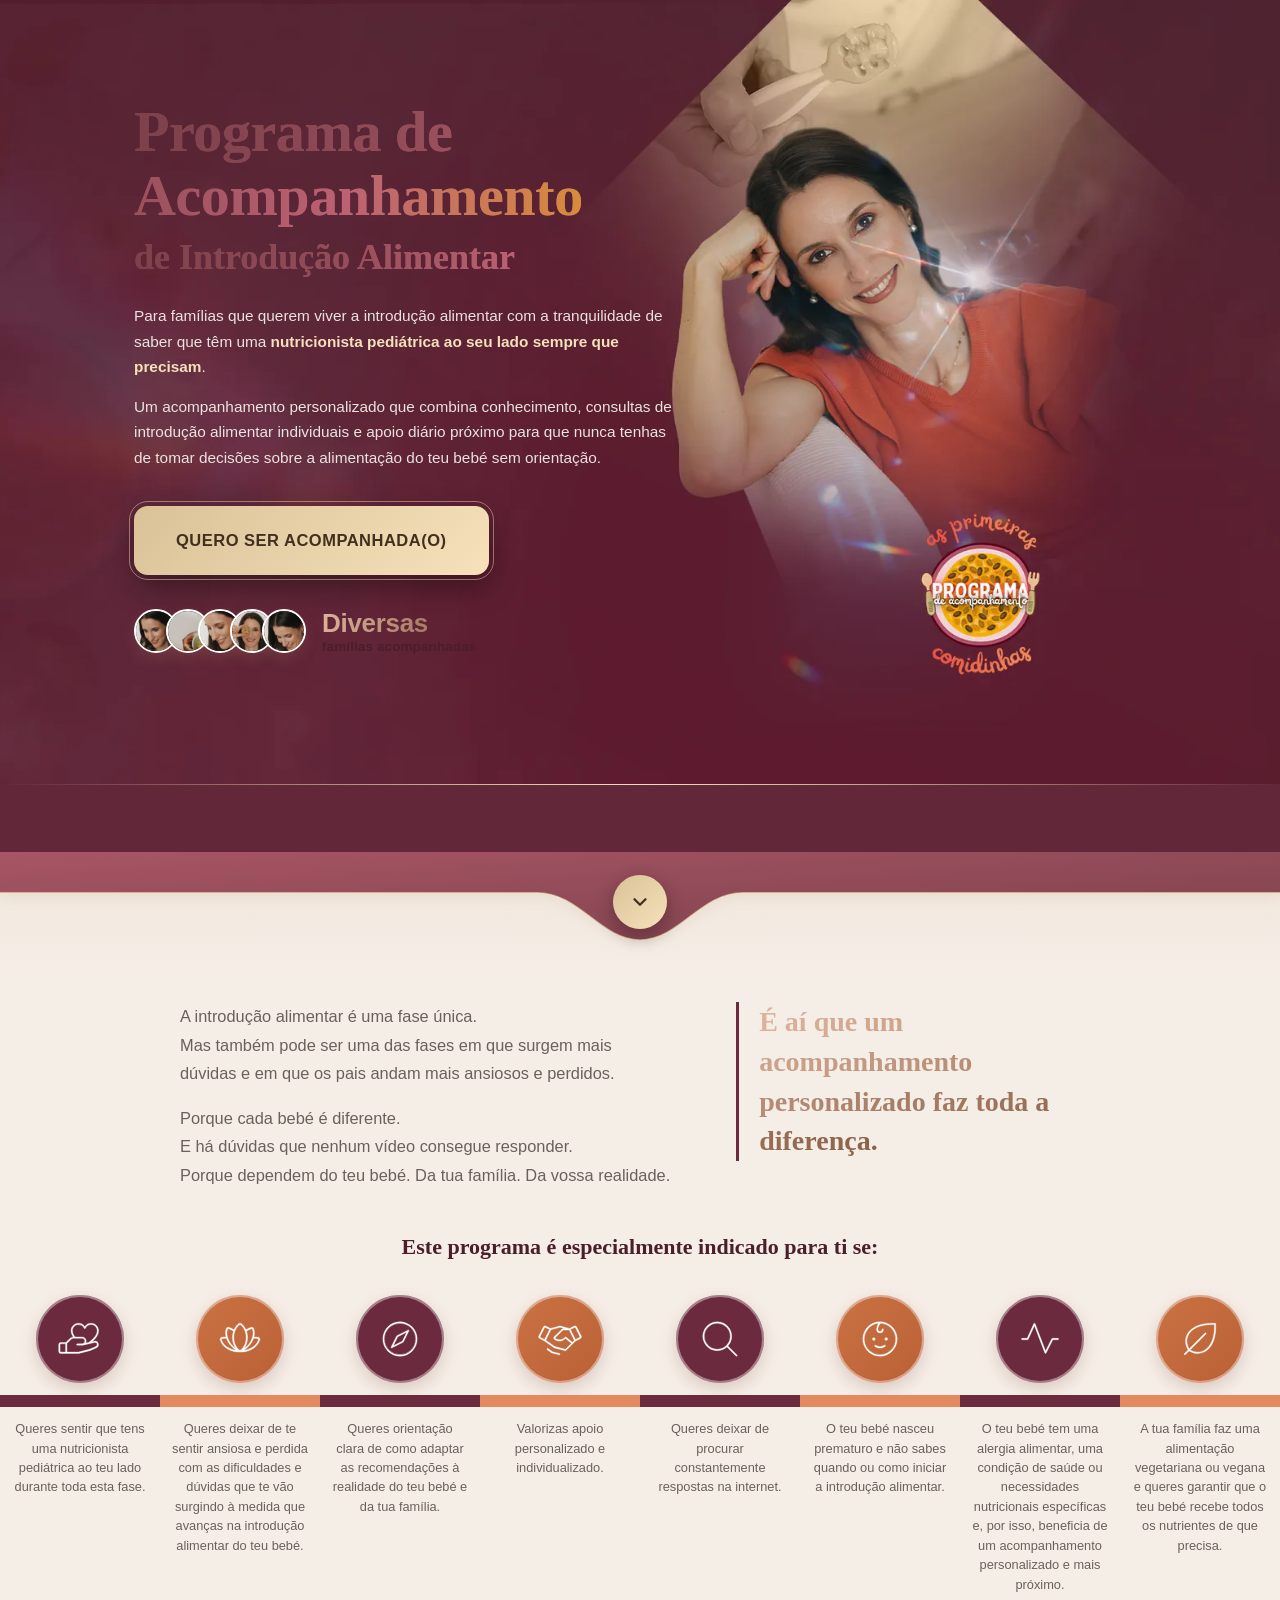
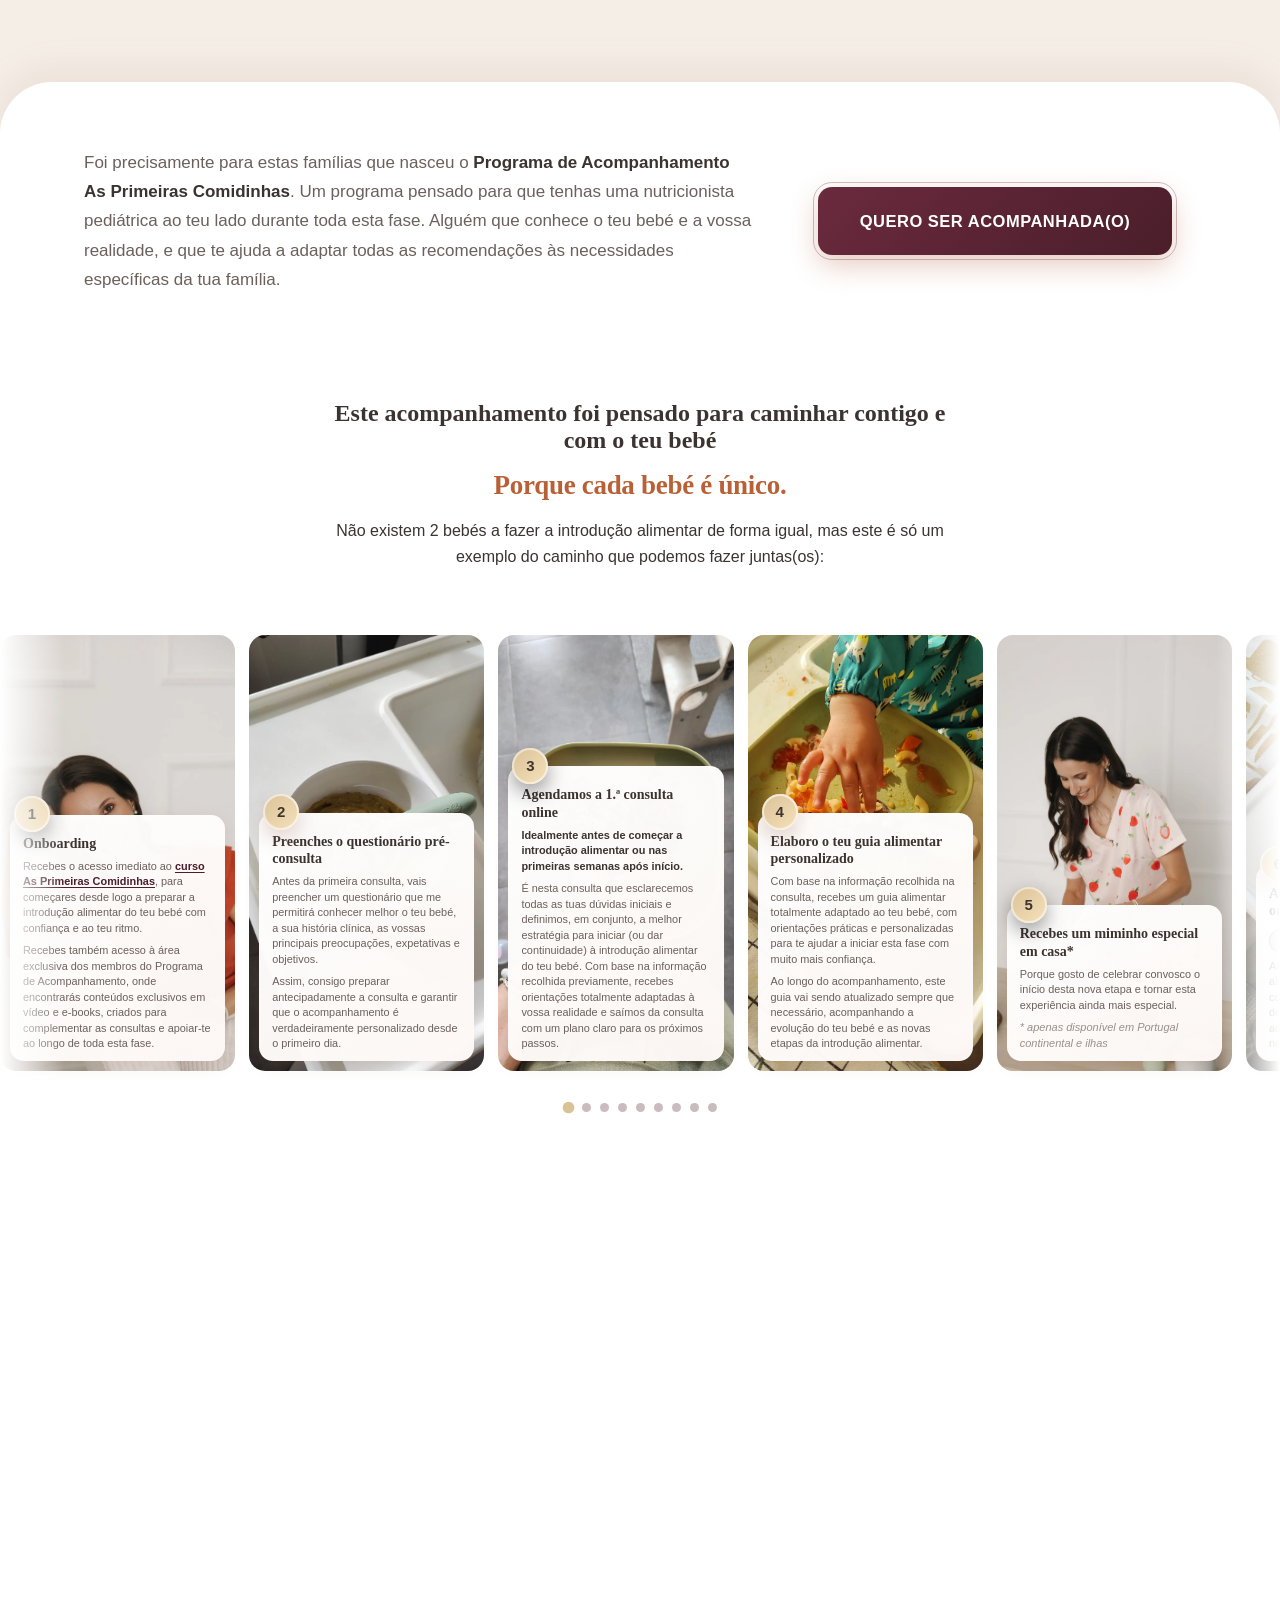
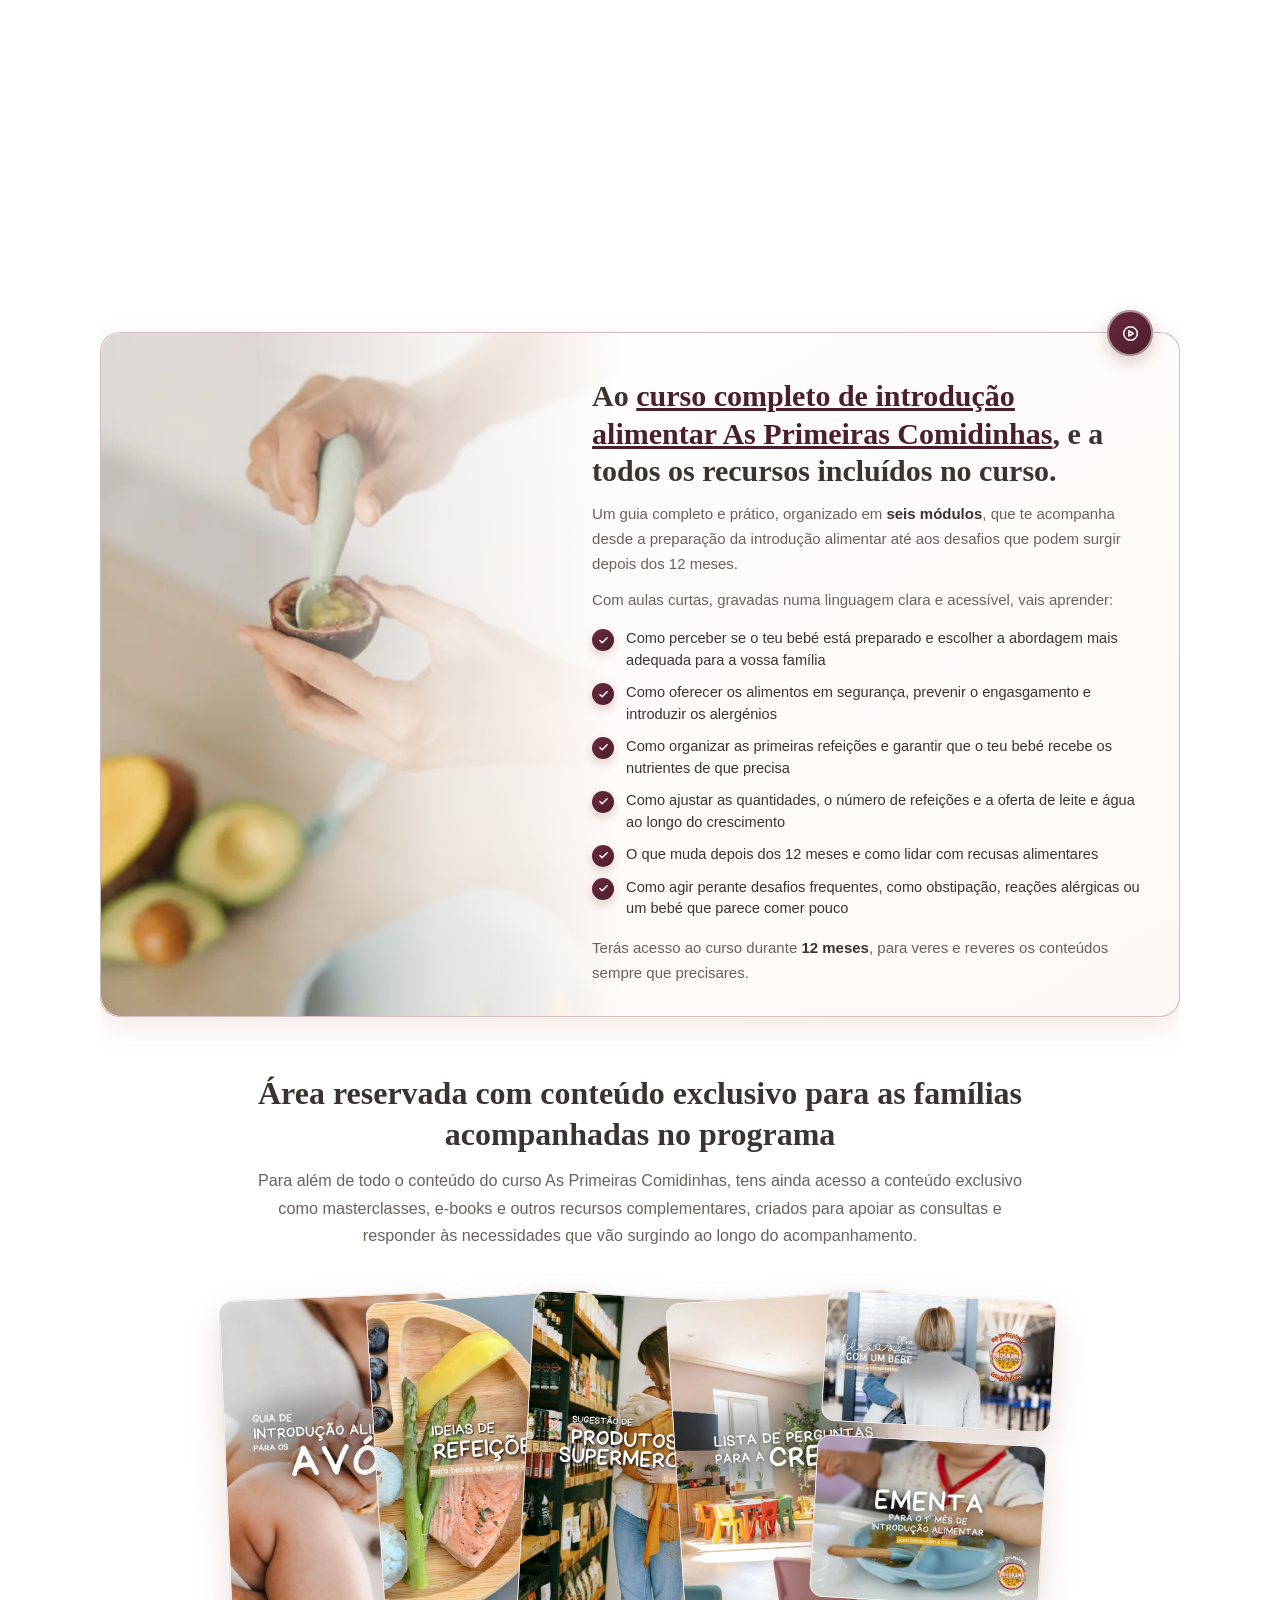
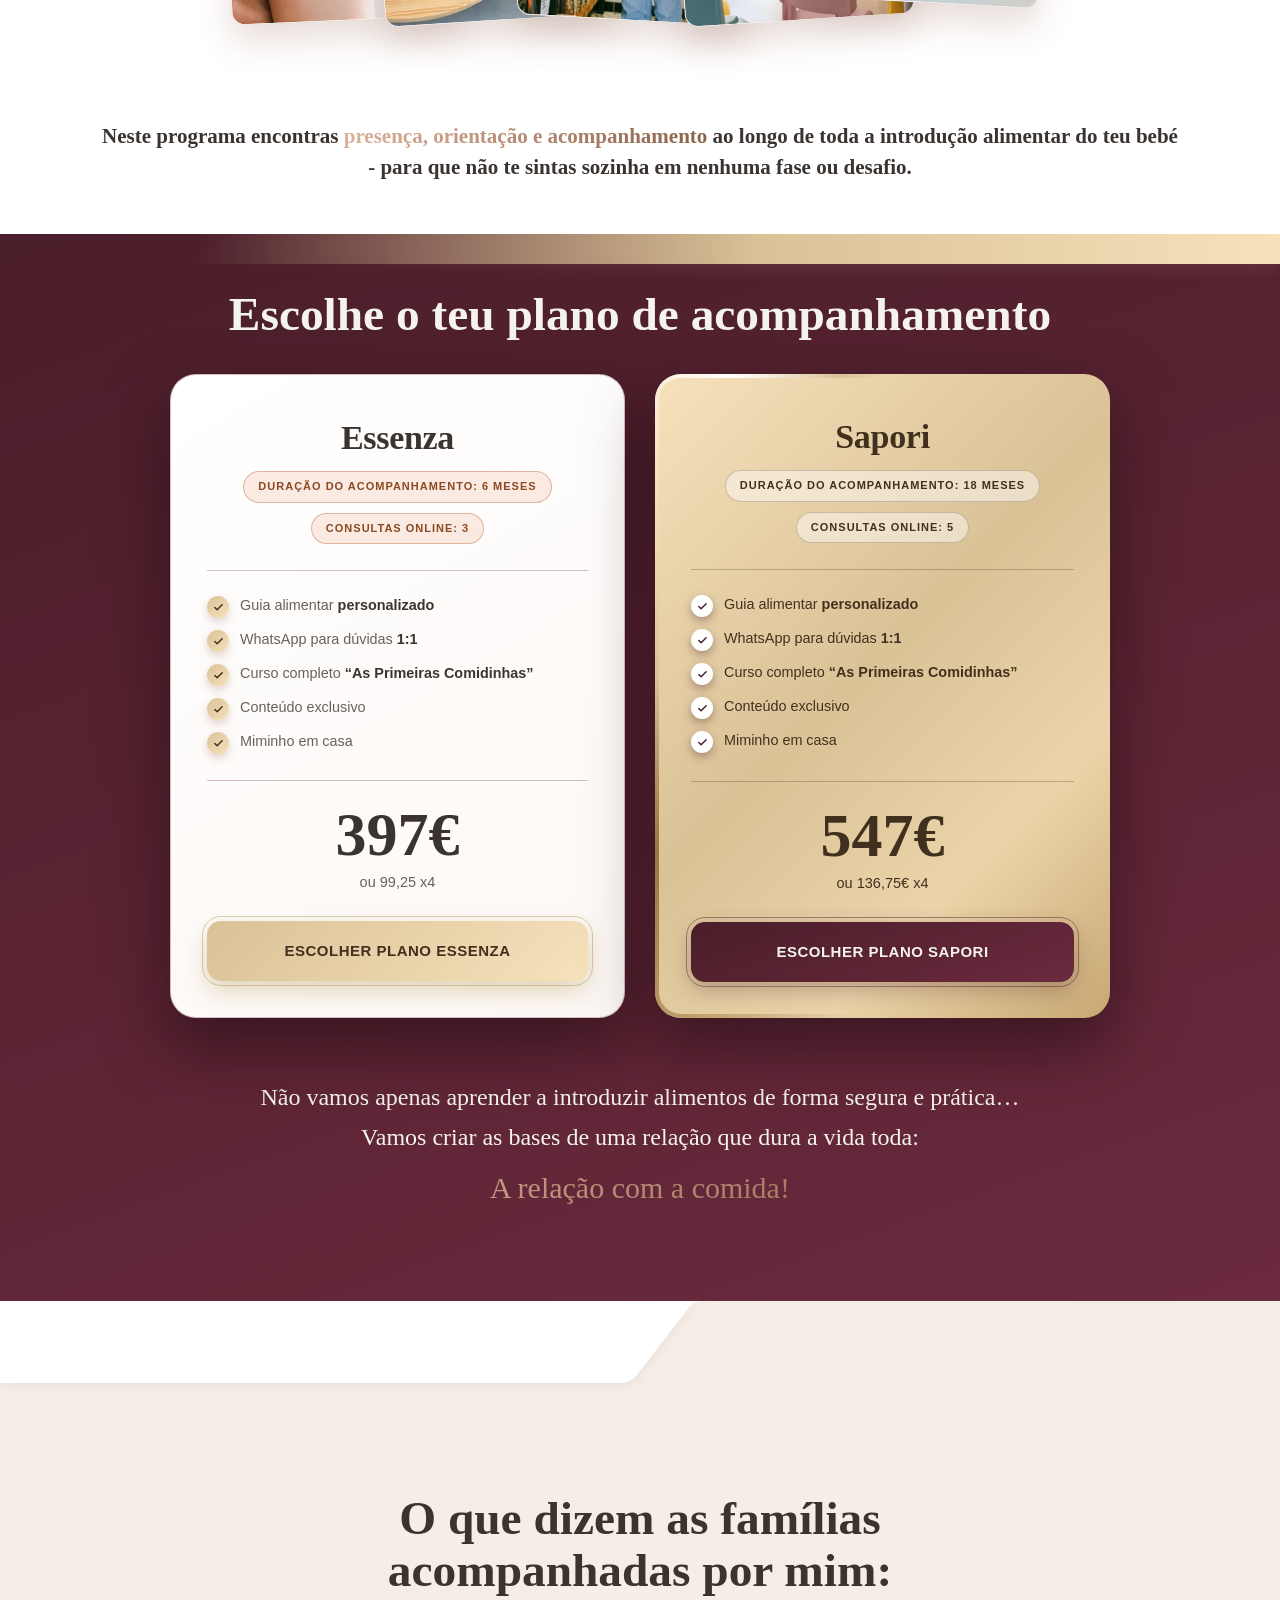
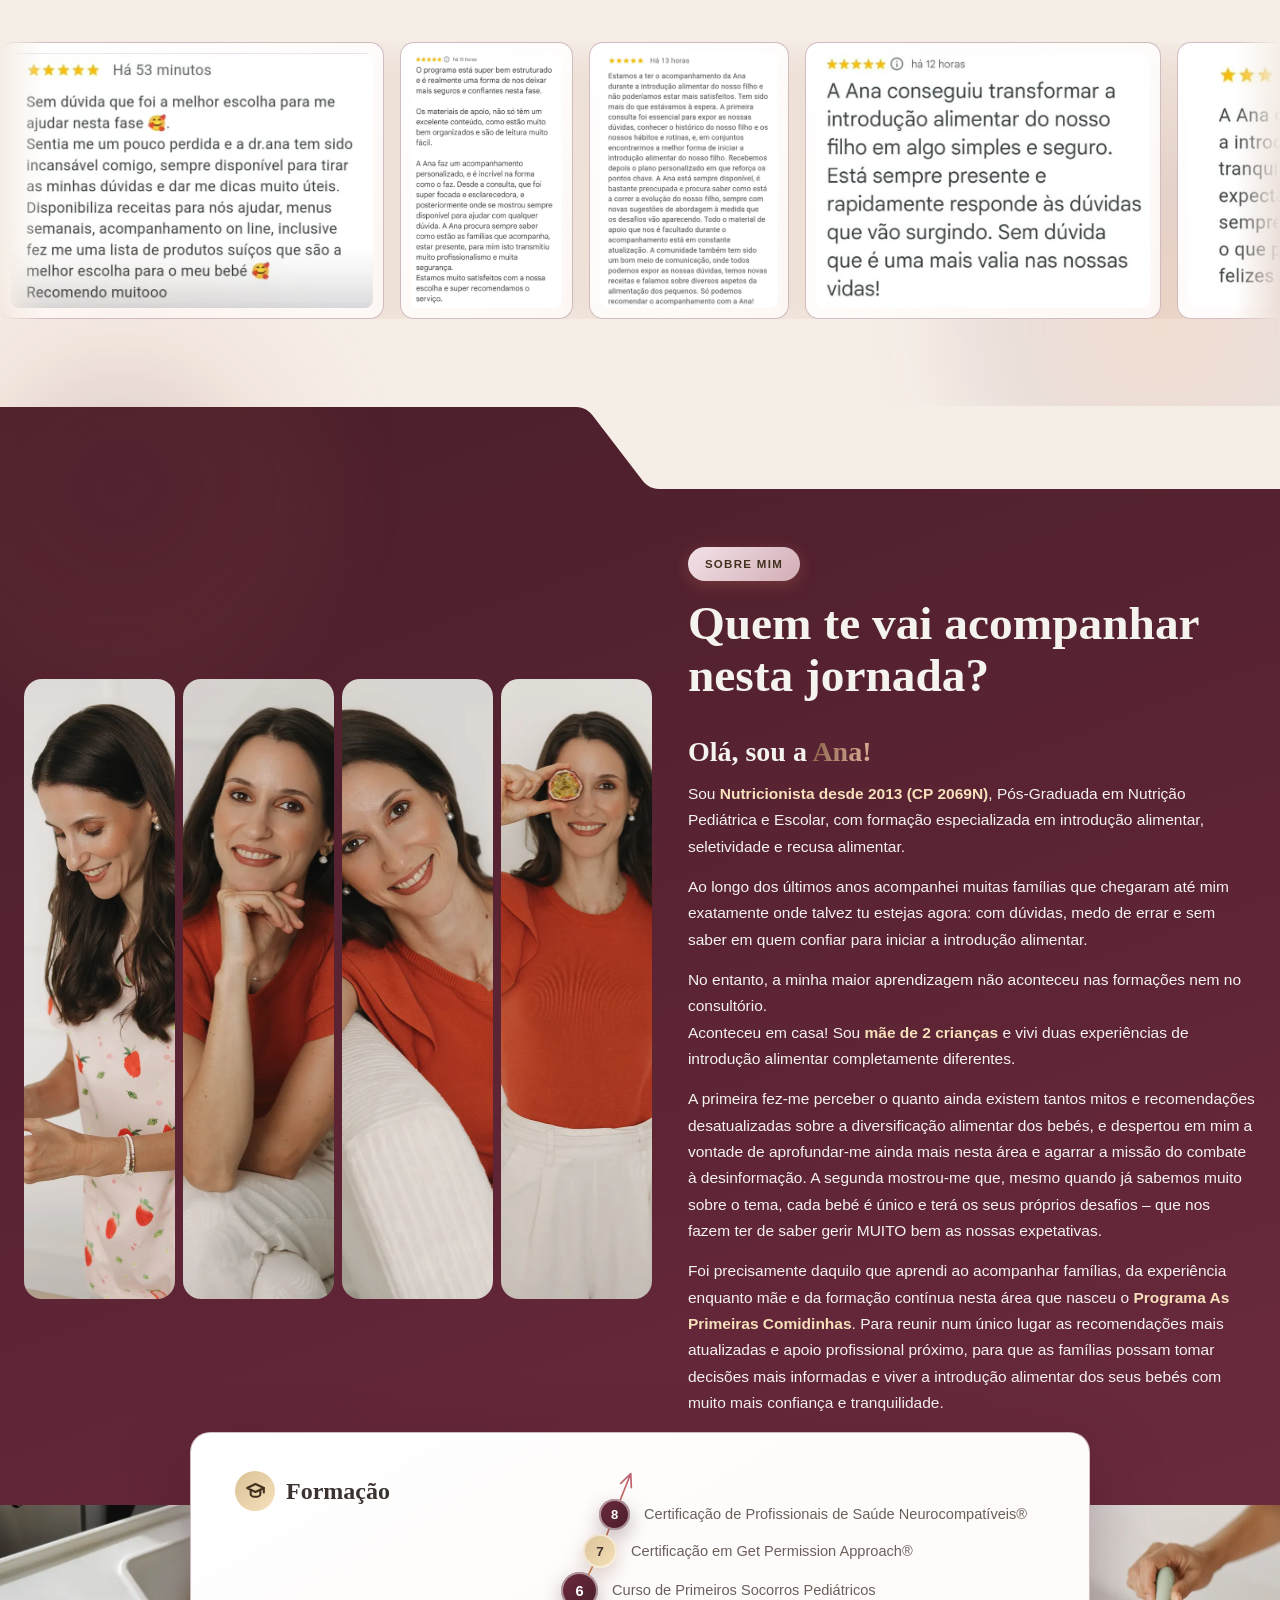
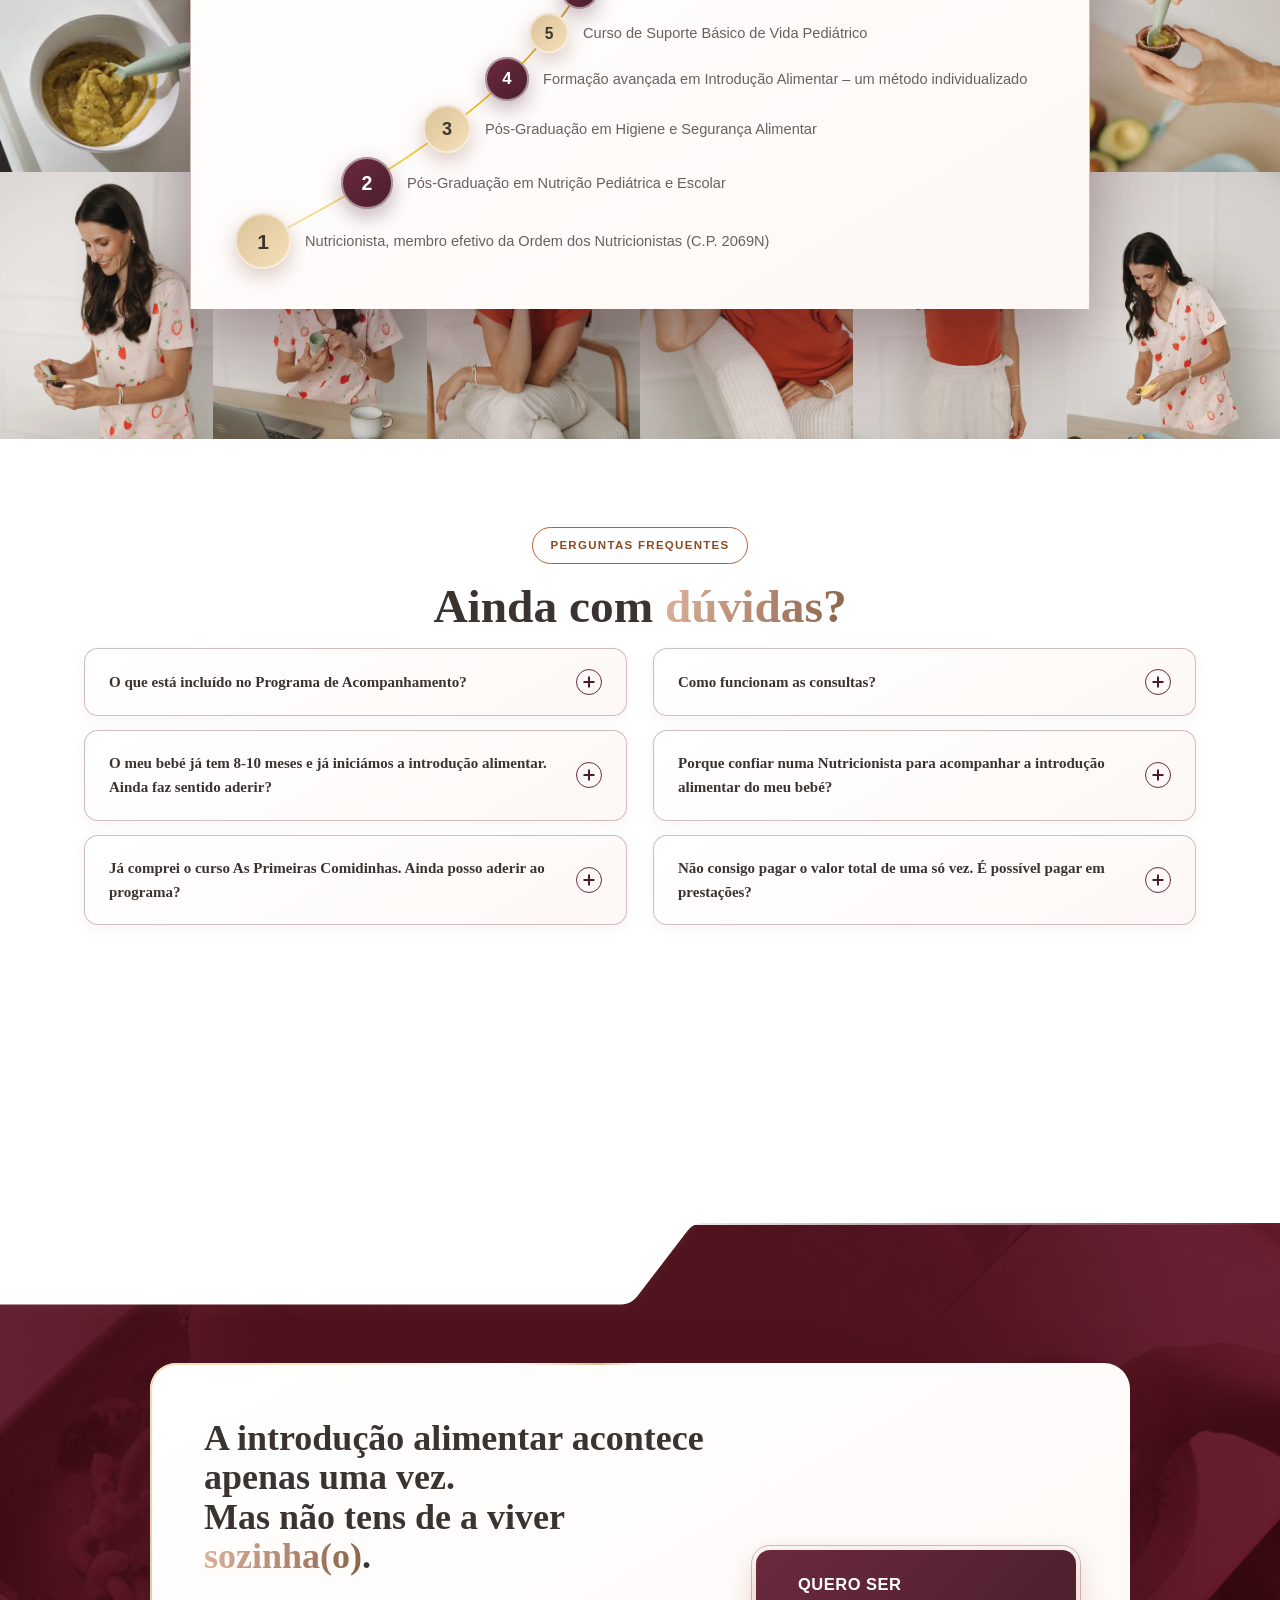
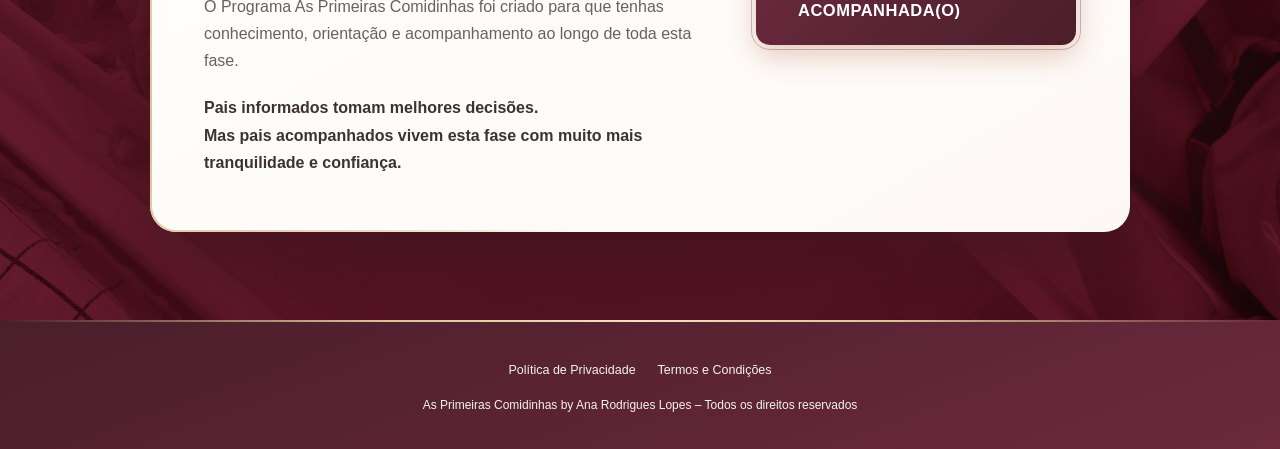
<file: index2.html>
<!DOCTYPE html>
<html lang="pt-PT">
<head>
<meta charset="UTF-8">
<meta name="viewport" content="width=device-width, initial-scale=1.0">
<title>Programa de Acompanhamento As Primeiras Comidinhas | Ana Rodrigues Lopes</title>
<meta name="description" content="Acompanhamento de introdução alimentar com uma nutricionista pediátrica ao teu lado: consultas online individuais, guia alimentar personalizado e apoio diário via WhatsApp.">
<meta property="og:title" content="Programa de Acompanhamento As Primeiras Comidinhas">
<meta property="og:description" content="Para famílias que querem viver a introdução alimentar com a tranquilidade de saber que têm uma nutricionista pediátrica ao seu lado sempre que precisam.">
<meta property="og:type" content="website">
<link rel="icon" href="data:image/svg+xml,%3Csvg xmlns='http://www.w3.org/2000/svg' viewBox='0 0 32 32'%3E%3Ccircle cx='16' cy='16' r='15' fill='%23BD6273'/%3E%3C/svg%3E">
<link rel="preconnect" href="https://fonts.googleapis.com">
<link rel="preconnect" href="https://fonts.gstatic.com" crossorigin>
<link href="https://fonts.googleapis.com/css2?family=Plus+Jakarta+Sans:wght@600;700;800&family=Inter:wght@300;400;500;600;700&display=swap" rel="stylesheet">
<link rel="stylesheet" href="assets/style.css">
<style>.hero-logo{content-visibility:auto}</style>
<style>
.balao-nota{position:absolute;z-index:5;left:50%;transform:translateX(-50%);bottom:calc(100% - 26px);max-width:420px;background:#fff;border:1.5px dashed #934C59;border-radius:14px;padding:10px 14px;font-family:'Inter',sans-serif;font-size:12.5px;line-height:1.5;color:#572C35;box-shadow:0 10px 28px rgba(87,44,54,.18)}
.balao-nota::after{content:"";position:absolute;top:100%;left:50%;transform:translateX(-50%);border:8px solid transparent;border-top-color:#934C59}
.hero-prova{position:relative}
</style>

</head>
<body>

<!-- ============ SECÇÃO 1 — HERO ============ -->
<section class="hero" >
  <div class="orb tl" aria-hidden="true"></div>
  <div class="orb rosa br" aria-hidden="true"></div>
  <div class="wrap hero-grid">
    <div class="hero-txt">
      <img class="hero-logo sr-hidden" src="assets/logo-primeiras-comidinhas.webp" width="620" height="786" fetchpriority="high" alt="Logótipo do programa As Primeiras Comidinhas, de Ana Rodrigues Lopes">
      <h1 class="sr-hidden" style="background:linear-gradient(90deg,#7C414B 0%,#934C59 35%,#BD6273 70%,#F1B604 130%);-webkit-background-clip:text;background-clip:text;-webkit-text-fill-color:transparent"><span class="txt-grad" style="background:linear-gradient(90deg,#7C414B 0%,#934C59 35%,#BD6273 70%,#F1B604 130%);-webkit-background-clip:text;background-clip:text;-webkit-text-fill-color:transparent">Programa de Acompanhamento</span><span class="h1-l2" style="background:linear-gradient(90deg,#7C414B 0%,#934C59 35%,#BD6273 70%,#F1B604 130%);-webkit-background-clip:text;background-clip:text;-webkit-text-fill-color:transparent">de Introdução Alimentar</span></h1>
      <p class="sub sr-hidden">Para famílias que querem viver a introdução alimentar com a tranquilidade de saber que têm uma <strong>nutricionista pediátrica ao seu lado sempre que precisam</strong>.</p>
      <p class="sub sr-hidden">Um acompanhamento personalizado que combina conhecimento, consultas de introdução alimentar individuais e apoio diário próximo para que nunca tenhas de tomar decisões sobre a alimentação do teu bebé sem orientação.</p>
      <div class="cta-row sr-hidden"><a href="#preco" class="btn lg" data-pendente="checkout">Quero ser acompanhada(o)</a></div>
      
    <div class="hero-prova sr-hidden">
      
        <div class="prova-faces" aria-hidden="true">
          <img src="assets/ava-1.webp" width="200" height="200" alt="" loading="lazy">
          <img src="assets/ava-2.webp" width="200" height="200" alt="" loading="lazy">
          <img src="assets/ava-3.webp" width="200" height="200" alt="" loading="lazy">
          <img src="assets/ava-4.webp" width="200" height="200" alt="" loading="lazy">
          <img src="assets/ava-5.webp" width="200" height="200" alt="" loading="lazy">
        </div>
        <p class="prova-txt"><span class="prova-num txt-grad">Diversas</span><span class="prova-lab">famílias acompanhadas</span></p>
      </div>
    </div>
    
  </div>

  </section>

<!-- ============ SECÇÃO 2 — A TRANSFORMAÇÃO ============ -->
<section class="sec sec-transform recebe-aba">
  <!-- r5 item 1 / r6 item 1: divisoria CURVA CONCAVA + circulo com chevron
       (skill curva-concava; ref 38 decodificada por pixel: faixa da cor da
       seccao de cima com dip no centro, linha rosa na crista e circulo rosa com
       chevron claro apontando pra baixo). r6: dip mais profundo (52 -> 112 no
       viewBox 1440x112; era 84). Fill = cor da seccao DE CIMA (hero #F3EAE2). -->
  
  <div class="curva-div from-hero" aria-hidden="true">
    <svg viewBox="0 0 1440 112" preserveAspectRatio="none" focusable="false">
      <defs><linearGradient id="curvaGrad" x1="0%" y1="0%" x2="100%" y2="100%"><stop offset="0%" stop-color="#A85565"/><stop offset="45%" stop-color="#934C59"/><stop offset="100%" stop-color="#7C414B"/></linearGradient></defs>
      <path class="cd-fill" d="M0,0 H1440 V52 H836 C788,52 764,112 720,112 C676,112 652,52 604,52 H0 Z"/>
      <path class="cd-crest" d="M0,52 H604 C652,52 676,112 720,112 C764,112 788,52 836,52 H1440"/>
    </svg>
    <span class="cd-circle">
      <svg viewBox="0 0 24 24" stroke-linecap="round" stroke-linejoin="round" focusable="false"><polyline points="6 9 12 15 18 9"/></svg>
    </span>
  </div>
  <div class="wrap">
    <div class="transform-grid">
      <div class="tg-col sr-hidden">
        <p>A introdução alimentar é uma fase única.<br>Mas também pode ser uma das fases em que surgem mais dúvidas e em que os pais andam mais ansiosos e perdidos.</p>
        <p>Porque cada bebé é diferente.<br>E há dúvidas que nenhum vídeo consegue responder.<br>Porque dependem do teu bebé. Da tua família. Da vossa realidade.</p>
      </div>
      <div class="tg-col sr-hidden">
        <p class="tg-fecho"><strong>É aí que um acompanhamento personalizado faz toda a diferença.</strong></p>
      </div>
    </div>
    <p class="perguntas sr-hidden">Este programa é especialmente indicado para ti se:</p>
  </div>
  <div class="wrap">
  <!-- r7C item 2: BARRA GROSSA horizontal atravessando a largura, DIVIDIDA em
       8 segmentos alternando roxo #BD6273 / dourado #F1B604; ICONE em cima da
       barra por item e DESCRICAO logo abaixo da barra. Copy verbatim. -->
<div class="ind-bar-wrap sr-hidden">
      <ol class="ind-bar">
      <li class="ind-item"><span class="ind-ico" aria-hidden="true"><svg viewBox="0 0 256 256" focusable="false" style="fill:currentColor"><path fill="currentColor" d="M227.9 144.24a20.45 20.45 0 0 0-17.84-3.53l-11.95 2.75C223.26 121.88 236 100.58 236 80c0-24.26-19.5-44-43.46-44A43.41 43.41 0 0 0 156 55.44A43.41 43.41 0 0 0 119.46 36C95.5 36 76 55.74 76 80c0 11.85 4.11 23.44 12.81 36a27.8 27.8 0 0 0-18.67 8.17L46.34 148H16a12 12 0 0 0-12 12v40a12 12 0 0 0 12 12h104a4 4 0 0 0 1-.12l64-16a5 5 0 0 0 .6-.2l38.82-16.54l.22-.1a20.6 20.6 0 0 0 3.29-34.8ZM119.46 44a35.15 35.15 0 0 1 32.84 21.52a4 4 0 0 0 7.4 0A35.15 35.15 0 0 1 192.54 44C211.76 44 228 60.49 228 80c0 21.27-16.13 44-47.94 67.61L160.75 152a23.76 23.76 0 0 0 3.25-12a24 24 0 0 0-24-24H98.69C88.69 103 84 91.5 84 80c0-19.51 16.24-36 35.46-36M12 200v-40a4 4 0 0 1 4-4h28v48H16a4 4 0 0 1-4-4m209.13-28.17l-38.41 16.37l-63.21 15.8H52v-50.34l23.8-23.8A19.86 19.86 0 0 1 89.94 124H140a16 16 0 0 1 0 32h-28a4 4 0 0 0 0 8h32a4 4 0 0 0 .9-.1l67-15.41h.16a12.6 12.6 0 0 1 9 23.38Z"/></svg></span><span class="ind-seg" aria-hidden="true"></span><p class="ind-desc">Queres sentir que tens uma nutricionista pediátrica ao teu lado durante toda esta fase.</p></li>
      <li class="ind-item"><span class="ind-ico" aria-hidden="true"><svg viewBox="0 0 256 256" focusable="false" style="fill:currentColor"><path fill="currentColor" d="M242.37 123.65a11.54 11.54 0 0 0-7.08-5.46a71.5 71.5 0 0 0-26.29-1.67c5.48-21.46 2.38-38.36-.75-48a12.16 12.16 0 0 0-14.16-8.19a82.85 82.85 0 0 0-31 14.17a91.06 91.06 0 0 0-27.9-36a11.91 11.91 0 0 0-14.44 0a91.06 91.06 0 0 0-27.9 36a82.9 82.9 0 0 0-31-14.17a12.16 12.16 0 0 0-14.16 8.19c-3.13 9.68-6.23 26.58-.75 48a71.5 71.5 0 0 0-26.26 1.67a11.54 11.54 0 0 0-7.08 5.46a12 12 0 0 0-1.2 9.22c3.24 12 13.2 34.81 43.52 52.92S113.45 204 128 204s41.61 0 72.07-18.21s40.28-40.93 43.52-52.92a12 12 0 0 0-1.22-9.22M195.8 68.11a4.2 4.2 0 0 1 4.87 2.89c4 12.5 8 38.35-10.77 71c-10.45 18.19-25.11 32.2-38.11 41.44C162 170 172 149.24 172 119.19a113.4 113.4 0 0 0-5.88-37a75.3 75.3 0 0 1 29.68-14.08M55.33 71a4.19 4.19 0 0 1 4.87-2.84a75.3 75.3 0 0 1 29.68 14.03a113.4 113.4 0 0 0-5.88 37c0 30.05 10 50.82 20.21 64.23c-13-9.24-27.66-23.25-38.11-41.44C47.32 109.3 51.29 83.45 55.33 71m4.72 108c-27.9-16.67-37-37.32-39.9-48.15a4 4 0 0 1 .41-3.13a3.6 3.6 0 0 1 2.21-1.73a64.6 64.6 0 0 1 26.73-1a123.5 123.5 0 0 0 9.66 21c13.28 23.1 32.66 39.67 48.27 49.11a116.3 116.3 0 0 1-47.38-16.17Zm68 16.34a75.8 75.8 0 0 1-17.08-16.4C98.37 162.58 92 142.5 92 119.19c0-44.25 23.49-66.75 33.59-74.36a4 4 0 0 1 4.82 0c10.1 7.61 33.59 30.11 33.59 74.36c0 23.31-6.37 43.39-18.92 59.68a75.8 75.8 0 0 1-17.08 16.4Zm107.85-64.49c-2.92 10.83-12 31.48-39.9 48.15a116.3 116.3 0 0 1-47.38 16.15c15.61-9.44 35-26 48.27-49.11a123.5 123.5 0 0 0 9.66-21a64.45 64.45 0 0 1 26.73 1a3.6 3.6 0 0 1 2.21 1.73a4 4 0 0 1 .36 3.01Z"/></svg></span><span class="ind-seg" aria-hidden="true"></span><p class="ind-desc">Queres deixar de te sentir ansiosa e perdida com as dificuldades e dúvidas que te vão surgindo à medida que avanças na introdução alimentar do teu bebé.</p></li>
      <li class="ind-item"><span class="ind-ico" aria-hidden="true"><svg viewBox="0 0 256 256" focusable="false" style="fill:currentColor"><path fill="currentColor" d="M128 28a100 100 0 1 0 100 100A100.11 100.11 0 0 0 128 28m0 192a92 92 0 1 1 92-92a92.1 92.1 0 0 1-92 92m46.21-143.58l-64 32a4.08 4.08 0 0 0-1.79 1.79l-32 64A4 4 0 0 0 80 180a4.05 4.05 0 0 0 1.79-.42l64-32a4.08 4.08 0 0 0 1.79-1.79l32-64a4 4 0 0 0-5.37-5.37M141 141l-52.08 26L115 115l52.08-26Z"/></svg></span><span class="ind-seg" aria-hidden="true"></span><p class="ind-desc">Queres orientação clara de como adaptar as recomendações à realidade do teu bebé e da tua família.</p></li>
      <li class="ind-item"><span class="ind-ico" aria-hidden="true"><svg viewBox="0 0 256 256" focusable="false" style="fill:currentColor"><path fill="currentColor" d="m250.73 109.69l-25.53-51a12 12 0 0 0-16.1-5.37l-26.22 13.06L129 52.14a3.9 3.9 0 0 0-2 0L73.12 66.38L46.9 53.27a12 12 0 0 0-16.1 5.37L5.27 109.69a12 12 0 0 0 5.37 16.1l27.29 13.65l55.75 39.82a3.9 3.9 0 0 0 1.35.62l64 16a4 4 0 0 0 3.8-1l55.54-55.54l27-13.5a12 12 0 0 0 5.37-16.1Zm-51 36.95l-37.2-29.8a4 4 0 0 0-5.34.3c-19.49 19.64-41.34 17.11-55.29 8.2a4.07 4.07 0 0 1-1.85-3a3.91 3.91 0 0 1 1.11-3.21L145.62 76h35.91l29.6 59.21ZM12.21 116.32a4 4 0 0 1 .22-3L38 62.22A4 4 0 0 1 41.54 60a4 4 0 0 1 1.78.43l24 12l-29.11 58.21l-24-12a4 4 0 0 1-2-2.32m146.56 71.25L97.71 172.3l-52.6-37.57L75.45 74L128 60.14L157.72 68H144a4 4 0 0 0-2.79 1.13l-45.7 44.33a12 12 0 0 0 2.06 18.62c19.88 12.71 44.13 10 62.66-6.81L194 152.33Zm85-71.25a4 4 0 0 1-2 2.32l-24 12l-29.09-58.21l24-12a4 4 0 0 1 5.32 1.79l25.53 51.05a4 4 0 0 1 .26 3.05ZM127.94 217a4 4 0 0 1-3.88 3a4 4 0 0 1-1-.12l-41.68-10.43a4 4 0 0 1-1.36-.62L53.68 190a4 4 0 0 1 4.65-6.51l25.72 18.37l41 10.25a4 4 0 0 1 2.89 4.89"/></svg></span><span class="ind-seg" aria-hidden="true"></span><p class="ind-desc">Valorizas apoio personalizado e individualizado.</p></li>
      <li class="ind-item"><span class="ind-ico" aria-hidden="true"><svg viewBox="0 0 256 256" focusable="false" style="fill:currentColor"><path fill="currentColor" d="m226.83 221.17l-52.7-52.7a84.1 84.1 0 1 0-5.66 5.66l52.7 52.7a4 4 0 0 0 5.66-5.66M36 112a76 76 0 1 1 76 76a76.08 76.08 0 0 1-76-76"/></svg></span><span class="ind-seg" aria-hidden="true"></span><p class="ind-desc">Queres deixar de procurar constantemente respostas na internet.</p></li>
      <li class="ind-item"><span class="ind-ico" aria-hidden="true"><svg viewBox="0 0 256 256" focusable="false" style="fill:currentColor"><path fill="currentColor" d="M92 136a8 8 0 1 1 8-8a8 8 0 0 1-8 8m72-16a8 8 0 1 0 8 8a8 8 0 0 0-8-8m-10.13 44.62a49 49 0 0 1-51.74 0a4 4 0 0 0-4.26 6.76a57 57 0 0 0 60.26 0a4 4 0 1 0-4.26-6.76M228 128A100 100 0 1 1 128 28a100.11 100.11 0 0 1 100 100m-8 0a92.11 92.11 0 0 0-90.06-92C116.26 54.07 116 71.83 116 72a12 12 0 0 0 24 0a4 4 0 0 1 8 0a20 20 0 0 1-40 0c0-.78.16-17.31 12-35.64A92 92 0 1 0 220 128"/></svg></span><span class="ind-seg" aria-hidden="true"></span><p class="ind-desc">O teu bebé nasceu prematuro e não sabes quando ou como iniciar a introdução alimentar.</p></li>
      <li class="ind-item"><span class="ind-ico" aria-hidden="true"><svg viewBox="0 0 256 256" focusable="false" style="fill:currentColor"><path fill="currentColor" d="M236 128a4 4 0 0 1-4 4h-29.53l-38.89 77.79A4 4 0 0 1 160 212h-.2a4 4 0 0 1-3.54-2.58l-60.59-159l-36 79.28A4 4 0 0 1 56 132H24a4 4 0 0 1 0-8h29.42l38.94-85.65a4 4 0 0 1 7.38.23l60.76 159.48l35.92-71.85A4 4 0 0 1 200 124h32a4 4 0 0 1 4 4"/></svg></span><span class="ind-seg" aria-hidden="true"></span><p class="ind-desc">O teu bebé tem uma alergia alimentar, uma condição de saúde ou necessidades nutricionais específicas e, por isso, beneficia de um acompanhamento personalizado e mais próximo.</p></li>
      <li class="ind-item"><span class="ind-ico" aria-hidden="true"><svg viewBox="0 0 256 256" focusable="false" style="fill:currentColor"><path fill="currentColor" d="M219.45 40.31a4 4 0 0 0-3.76-3.76C141.06 32.16 81.46 54.39 56.24 96C39 124.56 39.9 158.37 58.8 191.54l-21.63 21.63a4 4 0 0 0 5.66 5.66l21.63-21.64c17.39 9.91 35 14.89 51.83 14.89A83.43 83.43 0 0 0 160 199.76c41.61-25.22 63.84-84.83 59.45-159.45m-63.63 152.61c-25.37 15.37-55.56 14.75-85.48-1.61l92.5-92.49a4 4 0 0 0-5.66-5.66l-92.49 92.5c-16.36-29.92-17-60.11-1.61-85.48C86.34 61.77 141.72 41 211.66 44.34c3.34 69.94-17.43 125.32-55.84 148.58"/></svg></span><span class="ind-seg" aria-hidden="true"></span><p class="ind-desc">A tua família faz uma alimentação vegetariana ou vegana e queres garantir que o teu bebé recebe todos os nutrientes de que precisa.</p></li>
      </ol>
    </div>
  </section>

<!-- ============ SECÇÃO 2b — FOI PRECISAMENTE… (r1 item 3, topo arredondado ref 6) ============ -->
<section class="sec-preciso">
  <div class="preciso-painel">
    <div class="wrap preciso-grid">
      <p class="transform-fecho sr-hidden">Foi precisamente para estas famílias que nasceu o <strong>Programa de Acompanhamento As Primeiras Comidinhas</strong>. Um programa pensado para que tenhas uma nutricionista pediátrica ao teu lado durante toda esta fase. Alguém que conhece o teu bebé e a vossa realidade, e que te ajuda a adaptar todas as recomendações às necessidades específicas da tua família.</p>
      <div class="preciso-cta sr-hidden"><a href="#preco" class="btn lg" data-pendente="checkout">Quero ser acompanhada(o)</a></div>
    </div>
  </div>
</section>

<!-- ============ SECÇÃO 3 — MODO DE FUNCIONAMENTO (r7C item 1: especificação
     literal do Elton) — carrossel FULL-BLEED (100vw, zero margem), TODAS as
     imagens do MESMO TAMANHO (4 por view no desktop, 1 no telemovel), SEM
     SETAS — só os dots ABAIXO; card com TITULO + DESCRICAO DENTRO de cada
     imagem; copy verbatim dos 9 passos. -->
<section class="sec-func">
  <div class="func-palco">
  <div class="wrap">
    <div class="func-head sr-hidden">
      <h2 class="maxw">Este acompanhamento foi pensado para caminhar contigo e com o teu bebé</h2>
      <p class="lead lead-destaque">Porque cada bebé é único.</p>
      <p class="lead lead2">Não existem 2 bebés a fazer a introdução alimentar de forma igual, mas este é só um exemplo do caminho que podemos fazer juntas(os):</p>
    </div>
  </div>
  <div class="func-carousel sr-hidden" aria-roledescription="carrossel" aria-label="Os 9 passos do acompanhamento">
      <div class="fc-track">
        <article class="fc-slide" aria-label="Passo 1 de 9">
          <img class="fc-foto" src="assets/ana-fs01.webp" width="1280" height="1920" loading="lazy" alt="Ana Rodrigues Lopes, Nutricionista Pediátrica, sorridente">
          <div class="fs-card">
            <h3>Onboarding</h3>
            <p>Recebes o acesso imediato ao <a href="https://contatoeltonmiranda-code.github.io/ana-rodrigues-lp2-v2-preview/" target="_blank" rel="noopener" data-pendente="lp02-curso">curso As Primeiras Comidinhas</a>, para começares desde logo a preparar a introdução alimentar do teu bebé com confiança e ao teu ritmo.</p>
            <p>Recebes também acesso à área exclusiva dos membros do Programa de Acompanhamento, onde encontrarás conteúdos exclusivos em vídeo e e-books, criados para complementar as consultas e apoiar-te ao longo de toda esta fase.</p>
          </div>
        <span class="fs-num" aria-hidden="true">1</span>
        </article>
        <article class="fc-slide" aria-label="Passo 2 de 9">
          <img class="fc-foto" src="assets/ana-fs02.webp" width="1280" height="2274" loading="lazy" alt="Ana a preparar uma papa num recipiente, na cozinha">
          <div class="fs-card">
            <h3>Preenches o questionário pré-consulta</h3>
            <p>Antes da primeira consulta, vais preencher um questionário que me permitirá conhecer melhor o teu bebé, a sua história clínica, as vossas principais preocupações, expetativas e objetivos.</p>
            <p>Assim, consigo preparar antecipadamente a consulta e garantir que o acompanhamento é verdadeiramente personalizado desde o primeiro dia.</p>
          </div>
        <span class="fs-num" aria-hidden="true">2</span>
        </article>
        <article class="fc-slide" aria-label="Passo 3 de 9">
          <img class="fc-foto" src="assets/ana-fs03.webp" width="1280" height="2274" loading="lazy" alt="Ana com uma colher e um recipiente de papa">
          <div class="fs-card">
            <h3>Agendamos a 1.ª consulta online</h3>
            <p><strong>Idealmente antes de começar a introdução alimentar ou nas primeiras semanas após início.</strong></p>
            <p>É nesta consulta que esclarecemos todas as tuas dúvidas iniciais e definimos, em conjunto, a melhor estratégia para iniciar (ou dar continuidade) à introdução alimentar do teu bebé. Com base na informação recolhida previamente, recebes orientações totalmente adaptadas à vossa realidade e saímos da consulta com um plano claro para os próximos passos.</p>
          </div>
        <span class="fs-num" aria-hidden="true">3</span>
        </article>
        <article class="fc-slide" aria-label="Passo 4 de 9">
          <img class="fc-foto" src="assets/ana-fs04.webp" width="1280" height="2274" loading="lazy" alt="Ana a preparar alimentos frescos, com uma laranja">
          <div class="fs-card">
            <h3>Elaboro o teu guia alimentar personalizado</h3>
            <p>Com base na informação recolhida na consulta, recebes um guia alimentar totalmente adaptado ao teu bebé, com orientações práticas e personalizadas para te ajudar a iniciar esta fase com muito mais confiança.</p>
            <p>Ao longo do acompanhamento, este guia vai sendo atualizado sempre que necessário, acompanhando a evolução do teu bebé e as novas etapas da introdução alimentar.</p>
          </div>
        <span class="fs-num" aria-hidden="true">4</span>
        </article>
        <article class="fc-slide" aria-label="Passo 5 de 9">
          <img class="fc-foto" src="assets/ana-fs05.webp" width="1280" height="1920" loading="lazy" alt="Ana sorridente, a acenar">
          <div class="fs-card">
            <h3>Recebes um miminho especial em casa*</h3>
            <p>Porque gosto de celebrar convosco o início desta nova etapa e tornar esta experiência ainda mais especial.</p>
            <p class="tl-nota">* apenas disponível em Portugal continental e ilhas</p>
          </div>
        <span class="fs-num" aria-hidden="true">5</span>
        </article>
        <article class="fc-slide" aria-label="Passo 6 de 9">
          <img class="fc-foto" src="assets/ana-fs06.webp" width="1280" height="2274" loading="lazy" alt="Ana com uma colher de madeira a preparar alimentos">
          <div class="fs-card">
            <h3>Agendamos a 2.ª consulta online</h3>
            <span class="tl-quando">Por volta dos 8-9 meses</span>
            <p>Avaliamos a evolução da introdução alimentar, ajustamos o número e composição das refeições e o aporte de leite, atualizamos o guia alimentar e adaptamos as recomendações às necessidades desta nova fase.</p>
          </div>
        <span class="fs-num" aria-hidden="true">6</span>
        </article>
        <article class="fc-slide" aria-label="Passo 7 de 9">
          <img class="fc-foto" src="assets/ana-fs07.webp" width="1280" height="1920" loading="lazy" alt="Ana a preparar uma papa, de perfil">
          <div class="fs-card">
            <h3>Agendamos a 3.ª consulta online</h3>
            <span class="tl-quando">Por volta dos 12 meses</span>
            <p>Preparamos a transição para a alimentação da família, ajustamos o dia alimentar do bebé de acordo com as novas necessidades nutricionais, atualizamos novamente o guia alimentar e respondemos aos desafios que entretanto possam ter surgido.</p>
          </div>
        <span class="fs-num" aria-hidden="true">7</span>
        </article>
        <article class="fc-slide" aria-label="Passo 8 de 9">
          <img class="fc-foto" src="assets/ana-fs08.webp" width="1280" height="1920" loading="lazy" alt="Ana com uma espátula e um recipiente de papa">
          <div class="fs-card">
            <h3>Agendamos a 4.ª consulta online (Plano Sapori)</h3>
            <span class="tl-quando">Por volta dos 15-18 meses</span>
            <p>Continuamos a acompanhar a evolução da alimentação, ajustando o plano sempre que necessário. Esta é uma fase em que surgem com frequência os primeiros sinais de neofobia alimentar e seletividade. Nesta etapa, a orientação aos pais é fundamental para aprender a lidar com estas mudanças de forma adequada e prevenir a instalação de dificuldades alimentares evitáveis.</p>
          </div>
        <span class="fs-num" aria-hidden="true">8</span>
        </article>
        <article class="fc-slide" aria-label="Passo 9 de 9">
          <img class="fc-foto" src="assets/ana-fs09.webp" width="1280" height="1920" loading="lazy" alt="Ana a preparar uma papa de laranja">
          <div class="fs-card">
            <h3>Agendamos a 5.ª consulta online (Plano Sapori)</h3>
            <span class="tl-quando">Por volta dos 24 meses</span>
            <p>Revemos todo o percurso realizado até aqui, atualizamos o guia alimentar de acordo com as necessidades nutricionais desta nova fase do desenvolvimento e preparamos a família para os desafios que se seguem, para que continuem a promover uma alimentação nutricionalmente completa e uma relação saudável e positiva com a comida.</p>
          </div>
        <span class="fs-num" aria-hidden="true">9</span>
        </article>
      </div>
      <div class="fc-dots"></div>
    </div>
  </div>
  <div class="wrap func-mais-wrap">
    <div class="func-mais">
      <h3 class="sr-hidden">Mas não fica por aqui&hellip;</h3>
      <p class="mais-lead sr-hidden">Durante este caminho terás ainda acesso:</p>
      <div class="apoio">
        <div class="apoio-card bg-wa sr-hidden" data-pendente="arte-fundo-temporaria">
          <div class="apoio-corpo">
            <h4><span class="apoio-tag" aria-hidden="true"><svg viewBox="0 0 24 24" focusable="false"><path d="M20.4 11.6a8.4 8.4 0 0 1-8.4 8.4 8.3 8.3 0 0 1-3.8-.9L3.6 20.4l1.3-4.6a8.4 8.4 0 1 1 15.5-4.2z"/><path d="M8.4 10.9h7.2M8.4 14.2h4.6"/></svg></span>A apoio individualizado, de forma contínua e próxima, <a href="https://wa.me/351915272031" target="_blank" rel="noopener">via WhatsApp</a></h4>
            <p>Estarei disponível durante todo o acompanhamento para te acompanhar via WhatsApp.</p>
            <p>As dúvidas nem sempre surgem no dia da consulta. Surgem quando preparas uma refeição, quando aparece uma reação inesperada, quando o teu bebé recusa um alimento ou quando simplesmente precisas de confirmar se estás no caminho certo.</p>
          </div>
        </div>
        <div class="apoio-card bg-curso sr-hidden" data-pendente="arte-fundo-temporaria">
          <div class="apoio-corpo">
            <h4><span class="apoio-tag" aria-hidden="true"><svg viewBox="0 0 24 24" focusable="false"><circle cx="12" cy="12" r="8.6"/><polygon points="10 8.6 15.4 12 10 15.4 10 8.6"/></svg></span>Ao <a href="https://contatoeltonmiranda-code.github.io/ana-rodrigues-lp2-v2-preview/" target="_blank" rel="noopener" data-pendente="lp02-curso">curso completo de introdução alimentar As Primeiras Comidinhas</a>, e a todos os recursos incluídos no curso.</h4>
          <p>Um guia completo e prático, organizado em <strong>seis módulos</strong>, que te acompanha desde a preparação da introdução alimentar até aos desafios que podem surgir depois dos 12 meses.</p>
          <p>Com aulas curtas, gravadas numa linguagem clara e acessível, vais aprender:</p>
          <ul class="ck-list">
            <li><span class="ck"><svg viewBox="0 0 24 24"><polyline points="4 12 9 17 20 6"/></svg></span>Como perceber se o teu bebé está preparado e escolher a abordagem mais adequada para a vossa família</li>
            <li><span class="ck"><svg viewBox="0 0 24 24"><polyline points="4 12 9 17 20 6"/></svg></span>Como oferecer os alimentos em segurança, prevenir o engasgamento e introduzir os alergénios</li>
            <li><span class="ck"><svg viewBox="0 0 24 24"><polyline points="4 12 9 17 20 6"/></svg></span>Como organizar as primeiras refeições e garantir que o teu bebé recebe os nutrientes de que precisa</li>
            <li><span class="ck"><svg viewBox="0 0 24 24"><polyline points="4 12 9 17 20 6"/></svg></span>Como ajustar as quantidades, o número de refeições e a oferta de leite e água ao longo do crescimento</li>
            <li><span class="ck"><svg viewBox="0 0 24 24"><polyline points="4 12 9 17 20 6"/></svg></span>O que muda depois dos 12 meses e como lidar com recusas alimentares</li>
            <li><span class="ck"><svg viewBox="0 0 24 24"><polyline points="4 12 9 17 20 6"/></svg></span>Como agir perante desafios frequentes, como obstipação, reações alérgicas ou um bebé que parece comer pouco</li>
          </ul>
          <p>Terás acesso ao curso durante <strong>12 meses</strong>, para veres e reveres os conteúdos sempre que precisares.</p>
          </div>
        </div>
        <div class="area-reservada sr-hidden">
          <!-- r4 item 3: icone do titulo REMOVIDO a pedido do Elton -->
          <h4>Área reservada com conteúdo exclusivo para as famílias acompanhadas no programa</h4>
          <p>Para além de todo o conteúdo do curso As Primeiras Comidinhas, tens ainda acesso a conteúdo exclusivo como masterclasses, e-books e outros recursos complementares, criados para apoiar as consultas e responder às necessidades que vão surgindo ao longo do acompanhamento.</p>
        </div>
      </div>
      <!-- r5 item 4 / r6 item 3: a 4a capa (ementa, eb-7) sai da 1a linha e
           fica EMBAIXO da ultima capa (viajar) — r6: alinhada a DIREITA, sob
           aquela coluna (nao centrada), e todas as capas 2x -->
      <div class="covers-pilha sr-hidden" aria-label="Materiais de apoio incluídos no programa">
        <img src="assets/eb-2.webp" width="747" height="523" loading="lazy" alt="Capa do material de apoio Guia de introdução alimentar para avós">
        <img src="assets/eb-3.webp" width="747" height="523" loading="lazy" alt="Capa do material de apoio Ideias de refeições As Primeiras Comidinhas">
        <img src="assets/eb-6.webp" width="747" height="523" loading="lazy" alt="Capa do material de apoio Lista de produtos do supermercado">
        <img src="assets/eb-4.webp" width="747" height="523" loading="lazy" alt="Capa do material de apoio Lista de perguntas para a creche">
        <img src="assets/eb-5.webp" width="747" height="523" loading="lazy" alt="Capa do material de apoio Viajar com um bebé">
        <span class="covers-break" aria-hidden="true"></span>
        <img src="assets/eb-7.webp" width="747" height="523" loading="lazy" alt="Capa do material de apoio Sugestão de ementa para os 6 meses">
      </div>
      <p class="func-fecho sr-hidden">Neste programa encontras <span class="txt-grad">presença, orientação e acompanhamento</span> ao longo de toda a introdução alimentar do teu bebé - para que não te sintas sozinha em nenhuma fase ou desafio.</p>
    </div>
  </div>
</section>

<!-- ============ SECÇÃO 4 — PREÇO ============ -->
<!-- r3 item 4 (ref 31): selo "Investimento" removido do titulo (pedido do Elton:
     "remove o icone do titulo dessa secao") e espacamento entre o banner e o
     titulo / entre o titulo e os planos reduzido -->
<section class="sec sec-preco" id="preco">
  <div class="wrap center">
    <h2 class="maxw-lg">Escolhe o teu plano de acompanhamento</h2>
  </div>
  <div class="wrap">
    <div class="planos">
      <!-- r5 item 5: botao DOURADO + titulo "Essenza" PRETO -->
      <div class="plano essenza sr-hidden">
        <h3 class="plano-tit">Essenza</h3>
        <div class="pl-meta">
          <span class="pm">Duração do acompanhamento: 6 meses</span>
          <span class="pm">Consultas online: 3</span>
        </div>
        <div class="plano-inc">
          <ul>
            <li><span class="ck"><svg viewBox="0 0 24 24"><polyline points="4 12 9 17 20 6"/></svg></span><span class="feat">Guia alimentar <b>personalizado</b></span></li>
            <li><span class="ck"><svg viewBox="0 0 24 24"><polyline points="4 12 9 17 20 6"/></svg></span><span class="feat">WhatsApp para dúvidas <b>1:1</b></span></li>
            <li><span class="ck"><svg viewBox="0 0 24 24"><polyline points="4 12 9 17 20 6"/></svg></span><span class="feat">Curso completo <b>&ldquo;As Primeiras Comidinhas&rdquo;</b></span></li>
            <li><span class="ck"><svg viewBox="0 0 24 24"><polyline points="4 12 9 17 20 6"/></svg></span><span class="feat">Conteúdo exclusivo</span></li>
            <li><span class="ck"><svg viewBox="0 0 24 24"><polyline points="4 12 9 17 20 6"/></svg></span><span class="feat">Miminho em casa</span></li>
          </ul>
        </div>
        <div class="valor">
          <p class="preco">397&euro;</p>
          <p class="parcelas">ou 99,25 x4</p>
        </div>
        <a href="#preco" class="btn full" data-pendente="checkout-essenza">Escolher plano Essenza</a>
      </div>
      <!-- r5 item 5: Sapori volta ao ROSA com GRADIENTE (texto branco sobre o
           fundo rosa, regra da r5 item 2) + botao DOURADO -->
      <div class="plano sapori destaque sr-hidden">
        <h3 class="plano-tit-claro">Sapori</h3>
        <div class="pl-meta">
          <span class="pm">Duração do acompanhamento: 18 meses</span>
          <span class="pm">Consultas online: 5</span>
        </div>
        <div class="plano-inc">
          <ul>
            <li><span class="ck"><svg viewBox="0 0 24 24"><polyline points="4 12 9 17 20 6"/></svg></span><span class="feat">Guia alimentar <b>personalizado</b></span></li>
            <li><span class="ck"><svg viewBox="0 0 24 24"><polyline points="4 12 9 17 20 6"/></svg></span><span class="feat">WhatsApp para dúvidas <b>1:1</b></span></li>
            <li><span class="ck"><svg viewBox="0 0 24 24"><polyline points="4 12 9 17 20 6"/></svg></span><span class="feat">Curso completo <b>&ldquo;As Primeiras Comidinhas&rdquo;</b></span></li>
            <li><span class="ck"><svg viewBox="0 0 24 24"><polyline points="4 12 9 17 20 6"/></svg></span><span class="feat">Conteúdo exclusivo</span></li>
            <li><span class="ck"><svg viewBox="0 0 24 24"><polyline points="4 12 9 17 20 6"/></svg></span><span class="feat">Miminho em casa</span></li>
          </ul>
        </div>
        <div class="valor">
          <p class="preco">547&euro;</p>
          <p class="parcelas">ou 136,75&euro; x4</p>
        </div>
        <a href="#preco" class="btn full" data-pendente="checkout-sapori">Escolher plano Sapori</a>
      </div>
    </div>
    <p class="plano-fecho sr-hidden">Não vamos apenas aprender a introduzir alimentos de forma segura e prática&hellip;<br>Vamos criar as bases de uma relação que dura a vida toda:<span class="grande txt-grad">A relação com a comida!</span></p>
  </div>
</section>

<!-- ============ SECÇÃO 5 — TESTEMUNHOS ============ -->
<section class="sec sec-test recebe-aba">
  <div class="aba from-paper dir-l" aria-hidden="true"></div>
  <div class="orb br" aria-hidden="true"></div>
  <div class="wrap center">
    <span class="eyebrow rosa sr-hidden">Testemunhos</span>
    <h2 class="maxw sr-hidden">O que dizem as famílias acompanhadas por mim:</h2>
  </div>
  <div class="wrap">
    <div class="test-carousel">
      <div class="test-track">
        <figure><img src="assets/test-1.webp" width="760" height="535" loading="lazy" alt="Mensagem de uma família acompanhada no programa, com o bebé a experimentar novos alimentos"></figure>
        <figure><img src="assets/test-2.webp" width="760" height="1285" loading="lazy" alt="Conversa de WhatsApp entre a nutricionista e uma família do programa de acompanhamento"></figure>
        <figure><img src="assets/test-3.webp" width="760" height="1087" loading="lazy" alt="Testemunho de uma família sobre a evolução da alimentação do bebé"></figure>
        <figure><img src="assets/test-4.webp" width="744" height="569" loading="lazy" alt="Mensagem de agradecimento de uma família acompanhada por mim"></figure>
        <figure><img src="assets/test-5.webp" width="760" height="413" loading="lazy" alt="Print de conversa de WhatsApp com dúvidas resolvidas do acompanhamento"></figure>
        <figure><img src="assets/test-6.webp" width="760" height="522" loading="lazy" alt="Feedback de uma família sobre o guia alimentar personalizado"></figure>
        <figure><img src="assets/test-7.webp" width="760" height="268" loading="lazy" alt="Mensagem de uma mãe sobre a evolução da introdução alimentar"></figure>
        <figure><img src="assets/test-8.webp" width="760" height="375" loading="lazy" alt="Conversa de apoio via WhatsApp com uma família do programa"></figure>
        <figure><img src="assets/test-9.webp" width="760" height="967" loading="lazy" alt="Testemunho longo de uma família sobre o acompanhamento da introdução alimentar"></figure>
        <figure><img src="assets/test-10.webp" width="760" height="409" loading="lazy" alt="Mensagem de uma família a partilhar o progresso do bebé"></figure>
        <figure><img src="assets/test-11.webp" width="760" height="502" loading="lazy" alt="Print de WhatsApp com o feedback de uma família acompanhada"></figure>
        <figure><img src="assets/test-12.webp" width="728" height="1446" loading="lazy" alt="Conversa de WhatsApp entre a nutricionista e uma família do programa"></figure>
        <figure><img src="assets/test-13.webp" width="747" height="1067" loading="lazy" alt="Testemunho de uma família sobre a tranquilidade de ter acompanhamento"></figure>
        <figure aria-hidden="true"><img src="assets/test-1.webp" width="760" height="535" loading="lazy" alt=""></figure>
        <figure aria-hidden="true"><img src="assets/test-2.webp" width="760" height="1285" loading="lazy" alt=""></figure>
        <figure aria-hidden="true"><img src="assets/test-3.webp" width="760" height="1087" loading="lazy" alt=""></figure>
        <figure aria-hidden="true"><img src="assets/test-4.webp" width="744" height="569" loading="lazy" alt=""></figure>
        <figure aria-hidden="true"><img src="assets/test-5.webp" width="760" height="413" loading="lazy" alt=""></figure>
        <figure aria-hidden="true"><img src="assets/test-6.webp" width="760" height="522" loading="lazy" alt=""></figure>
        <figure aria-hidden="true"><img src="assets/test-7.webp" width="760" height="268" loading="lazy" alt=""></figure>
        <figure aria-hidden="true"><img src="assets/test-8.webp" width="760" height="375" loading="lazy" alt=""></figure>
        <figure aria-hidden="true"><img src="assets/test-9.webp" width="760" height="967" loading="lazy" alt=""></figure>
        <figure aria-hidden="true"><img src="assets/test-10.webp" width="760" height="409" loading="lazy" alt=""></figure>
        <figure aria-hidden="true"><img src="assets/test-11.webp" width="760" height="502" loading="lazy" alt=""></figure>
        <figure aria-hidden="true"><img src="assets/test-12.webp" width="728" height="1446" loading="lazy" alt=""></figure>
        <figure aria-hidden="true"><img src="assets/test-13.webp" width="747" height="1067" loading="lazy" alt=""></figure>
      </div>
    </div>
  </div>
</section>

<!-- ============ SECÇÃO 6 — SOBRE A ANA ============ -->
<!-- r2 item 8 (ref 25): "Sobre mim" + titulo na COLUNA DIREITA -->
<section class="sec sec-sobre recebe-aba">
  <div class="aba from-areia dir-r" aria-hidden="true"></div>
  <div class="orb rosa tl" aria-hidden="true"></div>
  <div class="wrap">
    <div class="sobre-split">
      <div class="sobre-visual sr-hidden">
        <div class="sobre-fotos"><img src="assets/ana-p07.webp" width="400" height="640" loading="lazy" alt="Ana Rodrigues Lopes, Nutricionista Pediátrica"><img src="assets/ana-p09.webp" width="400" height="640" loading="lazy" alt="Ana Rodrigues Lopes, Nutricionista Pediátrica"><img src="assets/ana-p10.webp" width="400" height="640" loading="lazy" alt="Ana Rodrigues Lopes, Nutricionista Pediátrica"><img src="assets/ana-p11.webp" width="400" height="640" loading="lazy" alt="Ana Rodrigues Lopes, Nutricionista Pediátrica"></div>
      </div>
      <div class="sobre-head sr-hidden">
        <span class="eyebrow rosa">Sobre mim</span>
        <h2>Quem te vai acompanhar nesta jornada?</h2>
      </div>
      <div class="sobre-body sr-hidden">
        <h3 style="font-size:clamp(21px,2.6vw,28px);margin-bottom:14px">Olá, sou a <span class="txt-grad">Ana!</span></h3>
        <p>Sou <strong>Nutricionista desde 2013 (CP 2069N)</strong>, Pós-Graduada em Nutrição Pediátrica e Escolar, com formação especializada em introdução alimentar, seletividade e recusa alimentar.</p>
        <p>Ao longo dos últimos anos acompanhei muitas famílias que chegaram até mim exatamente onde talvez tu estejas agora: com dúvidas, medo de errar e sem saber em quem confiar para iniciar a introdução alimentar.</p>
        <p>No entanto, a minha maior aprendizagem não aconteceu nas formações nem no consultório.<br>Aconteceu em casa! Sou <strong>mãe de 2 crianças</strong> e vivi duas experiências de introdução alimentar completamente diferentes.</p>
        <p>A primeira fez-me perceber o quanto ainda existem tantos mitos e recomendações desatualizadas sobre a diversificação alimentar dos bebés, e despertou em mim a vontade de aprofundar-me ainda mais nesta área e agarrar a missão do combate à desinformação. A segunda mostrou-me que, mesmo quando já sabemos muito sobre o tema, cada bebé é único e terá os seus próprios desafios &ndash; que nos fazem ter de saber gerir MUITO bem as nossas expetativas.</p>
        <p>Foi precisamente daquilo que aprendi ao acompanhar famílias, da experiência enquanto mãe e da formação contínua nesta área que nasceu o <strong>Programa As Primeiras Comidinhas</strong>. Para reunir num único lugar as recomendações mais atualizadas e apoio profissional próximo, para que as famílias possam tomar decisões mais informadas e viver a introdução alimentar dos seus bebés com muito mais confiança e tranquilidade.</p>
      </div>
    </div>
  </div>
</section>

<!-- ============ SECÇÃO 6b — FORMAÇÃO (r1 item 9: seccao propria, fundo com fotos da expert, ref 17)
     r5 item 6: fundo com TODAS as 12 fotos da expert (assets-drive/Fotos/Pessoais/)
     e a divisoria (aba) abaixo da seccao REMOVIDA do FAQ -->
<section class="sec sec-forma">
  <div class="forma-fotos" aria-hidden="true">
    <img src="assets/ana-p01.webp" loading="lazy" alt="">
    <img src="assets/ana-p02.webp" loading="lazy" alt="">
    <img src="assets/ana-p03.webp" loading="lazy" alt="">
    <img src="assets/ana-p04.webp" loading="lazy" alt="">
    <img src="assets/ana-p05.webp" loading="lazy" alt="">
    <img src="assets/ana-p06.webp" loading="lazy" alt="">
    <img src="assets/ana-p07.webp" loading="lazy" alt="">
    <img src="assets/ana-p08.webp" loading="lazy" alt="">
    <img src="assets/ana-p09.webp" loading="lazy" alt="">
    <img src="assets/ana-p10.webp" loading="lazy" alt="">
    <img src="assets/ana-p11.webp" loading="lazy" alt="">
    <img src="assets/ana-p12.webp" loading="lazy" alt="">
  </div>
  <div class="wrap forma-wrap">
    <div class="form-box sr-hidden">
      <h3><span class="fh"><svg viewBox="0 0 24 24"><path d="M12 3.5 21.5 8 12 12.5 2.5 8 12 3.5Z"/><path d="M6.5 10.2V15c0 1.6 2.5 3 5.5 3s5.5-1.4 5.5-3v-4.8"/><path d="M21.5 8v5"/></svg></span>Formação</h3>
      <div class="escada">
        <svg class="esc-svg" aria-hidden="true" focusable="false">
          <defs><linearGradient id="escG" gradientUnits="userSpaceOnUse" x1="0" y1="0" x2="0" y2="0">
            <stop offset="0%" stop-color="#F8E39E"/><stop offset="52%" stop-color="#F1B604"/>
            <stop offset="100%" stop-color="#BD6273"/></linearGradient></defs>
          <path class="esc-linha" fill="none" stroke="url(#escG)"/>
          <path class="esc-seta" fill="none" stroke="url(#escG)"/>
        </svg>
        <ol class="esc-lista">
          <li class="esc-item sr-hidden" style="--i:0;--dx:0px;--d:56px;--nf:21px"><span class="esc-no">1</span><span class="esc-txt">Nutricionista, membro efetivo da Ordem dos Nutricionistas (C.P. 2069N)</span></li>
          <li class="esc-item sr-hidden" style="--i:1;--dx:106px;--d:52px;--nf:19.5px"><span class="esc-no">2</span><span class="esc-txt">Pós-Graduação em Nutrição Pediátrica e Escolar</span></li>
          <li class="esc-item sr-hidden" style="--i:2;--dx:188px;--d:48px;--nf:18px"><span class="esc-no">3</span><span class="esc-txt">Pós-Graduação em Higiene e Segurança Alimentar</span></li>
          <li class="esc-item sr-hidden" style="--i:3;--dx:250px;--d:44px;--nf:16.8px"><span class="esc-no">4</span><span class="esc-txt">Formação avançada em Introdução Alimentar &ndash; um método individualizado</span></li>
          <li class="esc-item sr-hidden" style="--i:4;--dx:294px;--d:40px;--nf:15.6px"><span class="esc-no">5</span><span class="esc-txt">Curso de Suporte Básico de Vida Pediátrico</span></li>
          <li class="esc-item sr-hidden" style="--i:5;--dx:326px;--d:37px;--nf:14.6px"><span class="esc-no">6</span><span class="esc-txt">Curso de Primeiros Socorros Pediátricos</span></li>
          <li class="esc-item sr-hidden" style="--i:6;--dx:348px;--d:34px;--nf:13.6px"><span class="esc-no">7</span><span class="esc-txt">Certificação em Get Permission Approach&reg;</span></li>
          <li class="esc-item sr-hidden" style="--i:7;--dx:364px;--d:31px;--nf:13px"><span class="esc-no">8</span><span class="esc-txt">Certificação de Profissionais de Saúde Neurocompatíveis&reg;</span></li>
        </ol>
      </div>
    </div>
    <!-- r3 item 6 (ref 32): botao "Quero ser acompanhada(o)" abaixo do card
         REMOVIDO (pedido do Elton — unico CTA a sair nesta rodada) -->
  </div>
</section>

<!-- ============ SECÇÃO 7 — FAQ (r5 item 6: divisoria/aba abaixo da Formacao REMOVIDA) ============ -->
<section class="sec sec-faq">
  <div class="wrap center">
    <span class="eyebrow outline">Perguntas frequentes</span>
    <h2 class="maxw">Ainda com <span class="txt-grad">dúvidas?</span></h2>
  </div>
  <div class="wrap">
    <div class="faq-split">
      <div class="faq-list">
      <details class="faq-item sr-hidden">
        <summary>O que está incluído no Programa de Acompanhamento?<span class="fq-ico" aria-hidden="true"></span></summary>
        <div class="faq-ans">
          <p>O Programa de Acompanhamento As Primeiras Comidinhas inclui muito mais do que consultas.<br>Ao aderires ao programa terás acesso a:</p>
          <ul class="ck-list">
            <li><span class="ck"><svg viewBox="0 0 24 24"><polyline points="4 12 9 17 20 6"/></svg></span><a href="https://contatoeltonmiranda-code.github.io/ana-rodrigues-lp2-v2-preview/" target="_blank" rel="noopener" data-pendente="lp02-curso">Curso completo As Primeiras Comidinhas</a>;</li>
            <li><span class="ck"><svg viewBox="0 0 24 24"><polyline points="4 12 9 17 20 6"/></svg></span>Todos os bónus e recursos incluídos no curso;</li>
            <li><span class="ck"><svg viewBox="0 0 24 24"><polyline points="4 12 9 17 20 6"/></svg></span>Consultas online individuais (3 ou 5, consoante o plano escolhido);</li>
            <li><span class="ck"><svg viewBox="0 0 24 24"><polyline points="4 12 9 17 20 6"/></svg></span>Guia alimentar personalizado para o teu bebé;</li>
            <li><span class="ck"><svg viewBox="0 0 24 24"><polyline points="4 12 9 17 20 6"/></svg></span>Conteúdos exclusivos em vídeo e e-books;</li>
            <li><span class="ck"><svg viewBox="0 0 24 24"><polyline points="4 12 9 17 20 6"/></svg></span>Acompanhamento individual diário via WhatsApp durante todo o acompanhamento (6 ou 18 meses, consoante o plano escolhido);</li>
            <li><span class="ck"><svg viewBox="0 0 24 24"><polyline points="4 12 9 17 20 6"/></svg></span>Um miminho especial enviado para tua casa.</li>
          </ul>
          <p>Mas, mais do que isto, inclui a <strong>tranquilidade de seres acompanhada por uma Nutricionista Pediátrica</strong> com experiência clínica e que também conhece esta fase enquanto mãe.<br>Alguém que estará ao teu lado para adaptar cada recomendação ao teu bebé e ajudar-te a viver a introdução alimentar com muito mais confiança e serenidade.</p>
        </div>
      </details>
      <details class="faq-item sr-hidden">
        <summary>Como funcionam as consultas?<span class="fq-ico" aria-hidden="true"></span></summary>
        <div class="faq-ans">
          <p>Todas as consultas são realizadas <strong>online</strong>.</p>
          <p>A primeira consulta permite conhecer o teu bebé, avaliar o estado nutricional, perceber a vossa história e realidade e definir um plano adaptado às vossas necessidades.</p>
          <p>As consultas seguintes servem para ir acompanhando a evolução da introdução alimentar, adaptar a alimentação às necessidades do bebé em cada etapa e responder às dúvidas e desafios que vão surgindo.</p>
          <p>Os agendamentos são feitos diretamente com a Nutricionista, sendo possível adaptar a periodicidade das consultas às necessidades de cada família.</p>
        </div>
      </details>
      <details class="faq-item sr-hidden">
        <summary>O meu bebé já tem 8-10 meses e já iniciámos a introdução alimentar. Ainda faz sentido aderir?<span class="fq-ico" aria-hidden="true"></span></summary>
        <div class="faq-ans">
          <p>Sim.</p>
          <p>O programa foi pensado para acompanhar famílias desde o início da introdução alimentar até aos 24 meses.</p>
          <p>Mesmo que o teu bebé já tenha começado, vais continuar a beneficiar das consultas, do acompanhamento personalizado e de todo o conteúdo do curso, que aborda as diferentes etapas da alimentação ao longo destes primeiros dois anos de vida.</p>
          <p>O período de acompanhamento começa na data da tua inscrição, independentemente da idade do bebé.</p>
        </div>
      </details>
      <details class="faq-item sr-hidden">
        <summary>Porque confiar numa Nutricionista para acompanhar a introdução alimentar do meu bebé?<span class="fq-ico" aria-hidden="true"></span></summary>
        <div class="faq-ans">
          <p>A introdução alimentar envolve diferentes áreas do desenvolvimento infantil e, por isso, pode beneficiar do contributo de vários profissionais de saúde.</p>
          <p>No entanto, quando falamos de alimentação, necessidades nutricionais, composição das refeições, introdução dos alimentos e adaptação da alimentação a diferentes idades e situações clínicas, o <strong>Nutricionista é o profissional de saúde com formação específica nesta área</strong>.</p>
          <p>O meu objetivo não é substituir o trabalho de outros profissionais, mas complementá-lo. É por isso que, no curso As Primeiras Comidinhas encontras também conteúdos desenvolvidos por profissionais de outras áreas, porque acredito que a introdução alimentar deve ser acompanhada de uma forma verdadeiramente multidisciplinar.</p>
        </div>
      </details>
      <details class="faq-item sr-hidden">
        <summary>Já comprei o curso As Primeiras Comidinhas. Ainda posso aderir ao programa?<span class="fq-ico" aria-hidden="true"></span></summary>
        <div class="faq-ans">
          <p>Se já adquiriste o curso As Primeiras Comidinhas e sentes que gostarias de um acompanhamento mais próximo e personalizado, podes aderir ao Programa de Acompanhamento em qualquer momento.</p>
          <p>O valor que investiste no curso será descontado ao valor do programa, para que não pagues duas vezes pelo mesmo conteúdo. Entra em contacto comigo através do WhatsApp <a href="https://wa.me/351915272031" target="_blank" rel="noopener">915 272 031</a>.</p>
        </div>
      </details>
      <details class="faq-item sr-hidden">
        <summary>Não consigo pagar o valor total de uma só vez. É possível pagar em prestações?<span class="fq-ico" aria-hidden="true"></span></summary>
        <div class="faq-ans">
          <p>Sim. Para tornar este acompanhamento mais acessível, podes optar pelo pagamento em prestações.</p>
          <p>No momento da inscrição poderás escolher a modalidade de pagamento que melhor se adapta à tua família, sem que isso altere os conteúdos, o acompanhamento ou os benefícios incluídos no programa.</p>
        </div>
      </details>
      <details class="faq-item sr-hidden">
        <summary>Este programa é apenas para situações mais complicadas?<span class="fq-ico" aria-hidden="true"></span></summary>
        <div class="faq-ans">
          <p>Não. Embora seja especialmente útil em situações como prematuridade, alergias alimentares ou alimentação vegetariana/vegana, muitas famílias procuram este programa simplesmente porque valorizam um acompanhamento mais próximo e personalizado durante toda a introdução alimentar.</p>
        </div>
      </details>
      <details class="faq-item sr-hidden">
        <summary>E se o meu bebé desenvolver uma dificuldade ao longo do acompanhamento?<span class="fq-ico" aria-hidden="true"></span></summary>
        <div class="faq-ans">
          <p>O objetivo do programa é precisamente acompanhar a evolução do teu bebé. Se surgirem novos desafios ao longo da introdução alimentar, as recomendações serão ajustadas às necessidades de cada momento e, sempre que necessário, encaminharei para outros profissionais de saúde de referência.</p>
        </div>
      </details>
      <details class="faq-item sr-hidden">
        <summary>Posso aderir ao programa se estiver a fazer BLW? E se fizer o método tradicional?<span class="fq-ico" aria-hidden="true"></span></summary>
        <div class="faq-ans">
          <p>Sim. O programa adapta-se à abordagem escolhida pela tua família, respeitando sempre o desenvolvimento do bebé e garantindo uma alimentação nutricionalmente completa.</p>
        </div>
      </details>
      <details class="faq-item sr-hidden">
        <summary>Qual é a diferença entre marcar consultas avulso e aderir ao Programa de Acompanhamento?<span class="fq-ico" aria-hidden="true"></span></summary>
        <div class="faq-ans">
          <p>As duas opções têm objetivos diferentes.</p>
          <p>As consultas avulso são indicadas para esclarecer dúvidas específicas ou responder a uma necessidade pontual. Incluem uma consulta com duração até 60 minutos e 15 dias de apoio via WhatsApp, para esclarecimento de dúvidas relacionadas com os materiais enviados nessa consulta.</p>
          <p>Já o Programa de Acompanhamento As Primeiras Comidinhas foi criado para famílias que procuram um acompanhamento contínuo ao longo de toda a introdução alimentar.</p>
          <p>Em vez de uma resposta pontual, tens uma Nutricionista Pediátrica a acompanhar a evolução do teu bebé durante 6 ou 18 meses (de acordo com o plano escolhido), ajustando as recomendações sempre que necessário e ajudando-te a tomar decisões em cada nova etapa.</p>
          <p>Para além das consultas, o programa inclui ainda:</p>
          <ul class="ck-list">
            <li><span class="ck"><svg viewBox="0 0 24 24"><polyline points="4 12 9 17 20 6"/></svg></span>Curso completo As Primeiras Comidinhas (com acesso a todos os módulos e atualizações);</li>
            <li><span class="ck"><svg viewBox="0 0 24 24"><polyline points="4 12 9 17 20 6"/></svg></span>Todos os bónus e recursos incluídos no curso;</li>
            <li><span class="ck"><svg viewBox="0 0 24 24"><polyline points="4 12 9 17 20 6"/></svg></span>Conteúdos exclusivos em vídeo e e-books;</li>
            <li><span class="ck"><svg viewBox="0 0 24 24"><polyline points="4 12 9 17 20 6"/></svg></span>Guia alimentar personalizado para o teu bebé;</li>
            <li><span class="ck"><svg viewBox="0 0 24 24"><polyline points="4 12 9 17 20 6"/></svg></span>Acompanhamento individual via WhatsApp durante todo o acompanhamento;</li>
            <li><span class="ck"><svg viewBox="0 0 24 24"><polyline points="4 12 9 17 20 6"/></svg></span>Um miminho especial enviado para tua casa.</li>
          </ul>
          <p>Se procuras resolver uma questão específica, uma consulta avulso poderá ser suficiente.</p>
          <p>Se procuras acompanhamento, continuidade e a tranquilidade de saber que tens apoio sempre que surgem novas dúvidas ou desafios, o <strong>Programa de Acompanhamento é a opção mais indicada</strong>.</p>
        </div>
      </details>
    </div>
  </div>
</section>

<!-- ============ CTA FINAL ============ -->
<section class="sec sec-final recebe-aba">
  <div class="aba from-paper dir-l" aria-hidden="true"></div>
  <div class="wrap">
    <div class="final-inner sr-hidden">
      <div class="final-txt">
        <h2>A introdução alimentar acontece apenas uma vez.<br>Mas não tens de a viver <span class="txt-grad">sozinha(o)</span>.</h2>
        <p class="fin-lead">O Programa As Primeiras Comidinhas foi criado para que tenhas conhecimento, orientação e acompanhamento ao longo de toda esta fase.</p>
        <p class="fin-lead"><strong>Pais informados tomam melhores decisões.<br>Mas pais acompanhados vivem esta fase com muito mais tranquilidade e confiança.</strong></p>
      </div>
      <div class="final-cta">
        <a href="#preco" class="btn lg" data-pendente="checkout">Quero ser acompanhada(o)</a>
      </div>
    </div>
  </div>
</section>

<!-- ============ FOOTER ============ -->
<footer>
  <div class="wrap">
    <img class="foot-brand" src="assets/logo-primeiras-comidinhas.webp" width="620" height="786" loading="lazy" alt="As Primeiras Comidinhas">
    <div class="foot-links">
      <a href="#" data-pendente="politica-privacidade">Política de Privacidade</a>
      <a href="https://entrepapasefrutas.systeme.io/termoscondicoes-apc" target="_blank" rel="noopener">Termos e Condições</a>
    </div>
    <p class="foot-copy">As Primeiras Comidinhas by Ana Rodrigues Lopes &ndash; Todos os direitos reservados</p>
  </div>
</footer>

<script type="application/ld+json">
{"@context":"https://schema.org","@type":"FAQPage","mainEntity":[
{"@type":"Question","name":"O que está incluído no Programa de Acompanhamento?","acceptedAnswer":{"@type":"Answer","text":"O Programa de Acompanhamento As Primeiras Comidinhas inclui: curso completo As Primeiras Comidinhas; todos os bónus e recursos incluídos no curso; consultas online individuais (3 ou 5, consoante o plano escolhido); guia alimentar personalizado para o teu bebé; conteúdos exclusivos em vídeo e e-books; acompanhamento individual diário via WhatsApp durante todo o acompanhamento (6 ou 18 meses, consoante o plano escolhido); e um miminho especial enviado para tua casa. Mais do que isto, inclui a tranquilidade de seres acompanhada por uma Nutricionista Pediátrica com experiência clínica e que também conhece esta fase enquanto mãe."}},
{"@type":"Question","name":"Como funcionam as consultas?","acceptedAnswer":{"@type":"Answer","text":"Todas as consultas são realizadas online. A primeira consulta permite conhecer o teu bebé, avaliar o estado nutricional, perceber a vossa história e realidade e definir um plano adaptado às vossas necessidades. As consultas seguintes servem para ir acompanhando a evolução da introdução alimentar, adaptar a alimentação às necessidades do bebé em cada etapa e responder às dúvidas e desafios que vão surgindo. Os agendamentos são feitos diretamente com a Nutricionista."}},
{"@type":"Question","name":"O meu bebé já tem 8-10 meses e já iniciámos a introdução alimentar. Ainda faz sentido aderir?","acceptedAnswer":{"@type":"Answer","text":"Sim. O programa foi pensado para acompanhar famílias desde o início da introdução alimentar até aos 24 meses. O período de acompanhamento começa na data da tua inscrição, independentemente da idade do bebé."}},
{"@type":"Question","name":"Porque confiar numa Nutricionista para acompanhar a introdução alimentar do meu bebé?","acceptedAnswer":{"@type":"Answer","text":"Quando falamos de alimentação, necessidades nutricionais, composição das refeições, introdução dos alimentos e adaptação da alimentação a diferentes idades e situações clínicas, o Nutricionista é o profissional de saúde com formação específica nesta área."}},
{"@type":"Question","name":"Já comprei o curso As Primeiras Comidinhas. Ainda posso aderir ao programa?","acceptedAnswer":{"@type":"Answer","text":"Sim. O valor que investiste no curso será descontado ao valor do programa, para que não pagues duas vezes pelo mesmo conteúdo."}},
{"@type":"Question","name":"Não consigo pagar o valor total de uma só vez. É possível pagar em prestações?","acceptedAnswer":{"@type":"Answer","text":"Sim. Podes optar pelo pagamento em prestações no momento da inscrição, sem que isso altere os conteúdos, o acompanhamento ou os benefícios incluídos no programa."}},
{"@type":"Question","name":"Este programa é apenas para situações mais complicadas?","acceptedAnswer":{"@type":"Answer","text":"Não. Embora seja especialmente útil em situações como prematuridade, alergias alimentares ou alimentação vegetariana/vegana, muitas famílias procuram este programa simplesmente porque valorizam um acompanhamento mais próximo e personalizado durante toda a introdução alimentar."}},
{"@type":"Question","name":"E se o meu bebé desenvolver uma dificuldade ao longo do acompanhamento?","acceptedAnswer":{"@type":"Answer","text":"O objetivo do programa é precisamente acompanhar a evolução do teu bebé. Se surgirem novos desafios, as recomendações serão ajustadas às necessidades de cada momento e, sempre que necessário, haverá encaminhamento para outros profissionais de saúde de referência."}},
{"@type":"Question","name":"Posso aderir ao programa se estiver a fazer BLW? E se fizer o método tradicional?","acceptedAnswer":{"@type":"Answer","text":"Sim. O programa adapta-se à abordagem escolhida pela tua família, respeitando sempre o desenvolvimento do bebé e garantindo uma alimentação nutricionalmente completa."}},
{"@type":"Question","name":"Qual é a diferença entre marcar consultas avulso e aderir ao Programa de Acompanhamento?","acceptedAnswer":{"@type":"Answer","text":"As consultas avulso são indicadas para esclarecer dúvidas específicas ou responder a uma necessidade pontual. O Programa de Acompanhamento foi criado para famílias que procuram um acompanhamento contínuo ao longo de toda a introdução alimentar, com consultas, guia alimentar personalizado, curso completo, conteúdos exclusivos, apoio via WhatsApp e um miminho especial enviado para casa."}}
]}
</script>

<script>
/* ===== r8 LP3: iPhone abre a pagina ja scrollada — scrollRestoration manual ===== */
if('scrollRestoration' in history){history.scrollRestoration='manual';}
window.addEventListener('load',function(){
  try{window.scrollTo({top:0,left:0,behavior:'instant'});}catch(e){window.scrollTo(0,0);}
});
/* ===== Scroll reveal (stagger por irmao) ===== */
(function(){
  var reduce=window.matchMedia&&window.matchMedia('(prefers-reduced-motion:reduce)').matches;
  if(reduce||!('IntersectionObserver' in window)){
    Array.prototype.forEach.call(document.querySelectorAll('.sr-hidden'),function(el){el.classList.add('sr-visible')});
    return;
  }
  var targets=document.querySelectorAll('.sr-hidden');
  var io=new IntersectionObserver(function(entries){
    entries.forEach(function(entry){
      if(entry.isIntersecting){
        var el=entry.target;
        var siblings=el.parentElement?Array.prototype.filter.call(el.parentElement.children,function(c){return c.classList.contains('sr-hidden')}):[];
        var idx=siblings.indexOf(el);
        setTimeout(function(){el.classList.add('sr-visible')},(idx>0?idx:0)*70);
        io.unobserve(el);
      }
    });
  },{threshold:0.12,rootMargin:'0px 0px -40px 0px'});
  Array.prototype.forEach.call(targets,function(el){io.observe(el)});
})();

/* ===== r7C item 1: carrossel FULL-BLEED do funcionamento — 4 imagens por view
   (1 no telemovel), TODAS do mesmo tamanho (sem escala de vizinhos), SEM setas;
   navegacao so pelos DOTS abaixo + swipe nativo (snap); autoplay DESLIGADO. ===== */
(function(){
  var car=document.querySelector('.func-carousel');
  if(!car)return;
  var track=car.querySelector('.fc-track');
  var slides=[].slice.call(track.children);
  /* r8t: clones para loop infinito */
  var nReal=slides.length;
  slides.slice(0,5).forEach(function(s){var c=s.cloneNode(true);c.setAttribute('aria-hidden','true');track.appendChild(c);});
  var dotsBox=car.querySelector('.fc-dots');
  var reduz=window.matchMedia&&window.matchMedia('(prefers-reduced-motion:reduce)').matches;
  var dots=slides.map(function(_,i){
    var d=document.createElement('button');
    d.type='button';d.className='fc-dot';
    d.setAttribute('aria-label','Ir para o passo '+(i+1));
    d.addEventListener('click',function(){go(i);});
    dotsBox.appendChild(d);
    return d;
  });
  function passo(){
    if(slides.length<2)return track.offsetWidth;
    var p=slides[1].offsetLeft-slides[0].offsetLeft;
    return p>0?p:track.offsetWidth;
  }
  var idx=0;
  function atual(){
    var s=passo();
    var i=Math.round(track.scrollLeft/s);
    if(i>=nReal){track.scrollLeft=(i-nReal)*s;i=i-nReal;}
    i=Math.max(0,Math.min(nReal-1,i));
    idx=i;
    dots.forEach(function(d,j){if(j===i){d.setAttribute('aria-current','true');}else{d.removeAttribute('aria-current');}});
  }
  function go(i){
    i=Math.max(0,Math.min(slides.length-1,i));
    idx=i;
    track.scrollTo({left:i*passo(),behavior:reduz?'auto':'smooth'});
  }
  var t;
  track.addEventListener('scroll',function(){clearTimeout(t);t=setTimeout(atual,90);},{passive:true});
  window.addEventListener('resize',atual);
  atual();

  /* ===== r8f: numero do passo posicionado na borda superior do CARD (100% visivel) ===== */
  function posNums(){
    Array.prototype.forEach.call(track.querySelectorAll('.fc-slide'),function(s){
      var num=s.querySelector('.fs-num'),card=s.querySelector('.fs-card');
      if(!num||!card)return;
      num.style.top=card.offsetTop+'px';
    });
  }
  posNums();
  window.addEventListener('resize',posNums);
  window.addEventListener('load',posNums);
  setTimeout(posNums,400);

  /* ===== r8f: autoplay horizontal sutil (6s, pausa no hover/toque) ===== */
  var auto=null;
  function play(){
    if(auto)return;
    auto=setInterval(function(){
      var nxt=(idx+1)%nReal;
      track.scrollTo({left:(nxt===0?nReal:nxt)*passo(),behavior:reduz?'auto':'smooth'});
    },6000);
  }
  function stop(){if(auto){clearInterval(auto);auto=null;}}
  car.addEventListener('mouseenter',stop);
  car.addEventListener('mouseleave',play);
  car.addEventListener('pointerdown',function(){stop();setTimeout(play,14000);},{passive:true});
  play();
})();

/* ===== Escada da Formacao — linha ascendente desenhada pelos centros reais
   (portado da LP 3, r2 item 10; Catmull-Rom centripeto) ===== */
(function(){
  var esc=document.querySelector('.escada');
  if(!esc)return;
  var svg=esc.querySelector('.esc-svg'),linha=esc.querySelector('.esc-linha'),seta=esc.querySelector('.esc-seta');
  if(!svg||!linha||!seta)return;
  var reduz=window.matchMedia&&window.matchMedia('(prefers-reduced-motion:reduce)').matches;
  function centro(el){
    var x=0,y=0,n=el;
    while(n&&n!==esc){x+=n.offsetLeft;y+=n.offsetTop;n=n.offsetParent;}
    return {x:x+el.offsetWidth/2,y:y+el.offsetHeight/2};
  }
  function desenha(){
    if(getComputedStyle(svg).display==='none'){linha.removeAttribute('d');seta.removeAttribute('d');return;}
    var p=Array.prototype.map.call(esc.querySelectorAll('.esc-no'),centro);
    if(p.length<2)return;
    p.sort(function(a,b){return a.x-b.x});
    var W=esc.offsetWidth,H=esc.offsetHeight;
    svg.setAttribute('viewBox','0 0 '+W+' '+H);
    var d='M '+p[0].x+' '+p[0].y;
    function dist(a,b){return Math.sqrt(Math.pow(b.x-a.x,2)+Math.pow(b.y-a.y,2));}
    for(var i=0;i<p.length-1;i++){
      var p0=p[i-1]||p[i],p1=p[i],p2=p[i+1],p3=p[i+2]||p[i+1];
      var d1=Math.pow(dist(p0,p1),.5)||1e-4,d2=Math.pow(dist(p1,p2),.5)||1e-4,d3=Math.pow(dist(p2,p3),.5)||1e-4;
      var b1x=(d1*d1*p2.x-d2*d2*p0.x+(2*d1*d1+3*d1*d2+d2*d2)*p1.x)/(3*d1*(d1+d2));
      var b1y=(d1*d1*p2.y-d2*d2*p0.y+(2*d1*d1+3*d1*d2+d2*d2)*p1.y)/(3*d1*(d1+d2));
      var b2x=(d3*d3*p1.x-d2*d2*p3.x+(2*d3*d3+3*d3*d2+d2*d2)*p2.x)/(3*d3*(d3+d2));
      var b2y=(d3*d3*p1.y-d2*d2*p3.y+(2*d3*d3+3*d3*d2+d2*d2)*p2.y)/(3*d3*(d3+d2));
      d+=' C '+b1x+' '+b1y+' '+b2x+' '+b2y+' '+p2.x+' '+p2.y;
    }
    linha.setAttribute('d',d);
    var u=p[p.length-1],v=p[p.length-2];
    var dx=u.x-v.x,dy=u.y-v.y,m=Math.sqrt(dx*dx+dy*dy)||1;
    dx/=m;dy/=m;
    var ex=u.x+dx*44,ey=u.y+dy*44;
    var a=Math.atan2(dy,dx);
    seta.setAttribute('d','M '+u.x+' '+u.y+' L '+ex+' '+ey
      +' M '+ex+' '+ey+' L '+(ex-14*Math.cos(a-0.42))+' '+(ey-14*Math.sin(a-0.42))
      +' M '+ex+' '+ey+' L '+(ex-14*Math.cos(a+0.42))+' '+(ey-14*Math.sin(a+0.42)));
    var g=esc.querySelector('#escG');
    g.setAttribute('x1',p[0].x);g.setAttribute('y1',p[0].y);g.setAttribute('x2',ex);g.setAttribute('y2',ey);
    esc.style.setProperty('--esc-len',Math.ceil(linha.getTotalLength()+80));
    if(reduz)esc.classList.add('drawn');
  }
  desenha();
  if(document.fonts&&document.fonts.ready)document.fonts.ready.then(desenha);
  window.addEventListener('load',desenha);
  var t;window.addEventListener('resize',function(){clearTimeout(t);t=setTimeout(function(){esc.classList.remove('drawn');desenha();esc.classList.add('drawn');},160);});
  if(!reduz&&'IntersectionObserver' in window){
    var io=new IntersectionObserver(function(e){
      if(e[0].isIntersecting){desenha();esc.classList.add('drawn');io.disconnect();}
    },{threshold:.12});
    io.observe(esc);
  }else{esc.classList.add('drawn');}
})();
</script>
<noscript><style>.sr-hidden{opacity:1;transform:none}</style></noscript>
</body>
</html>
</file>
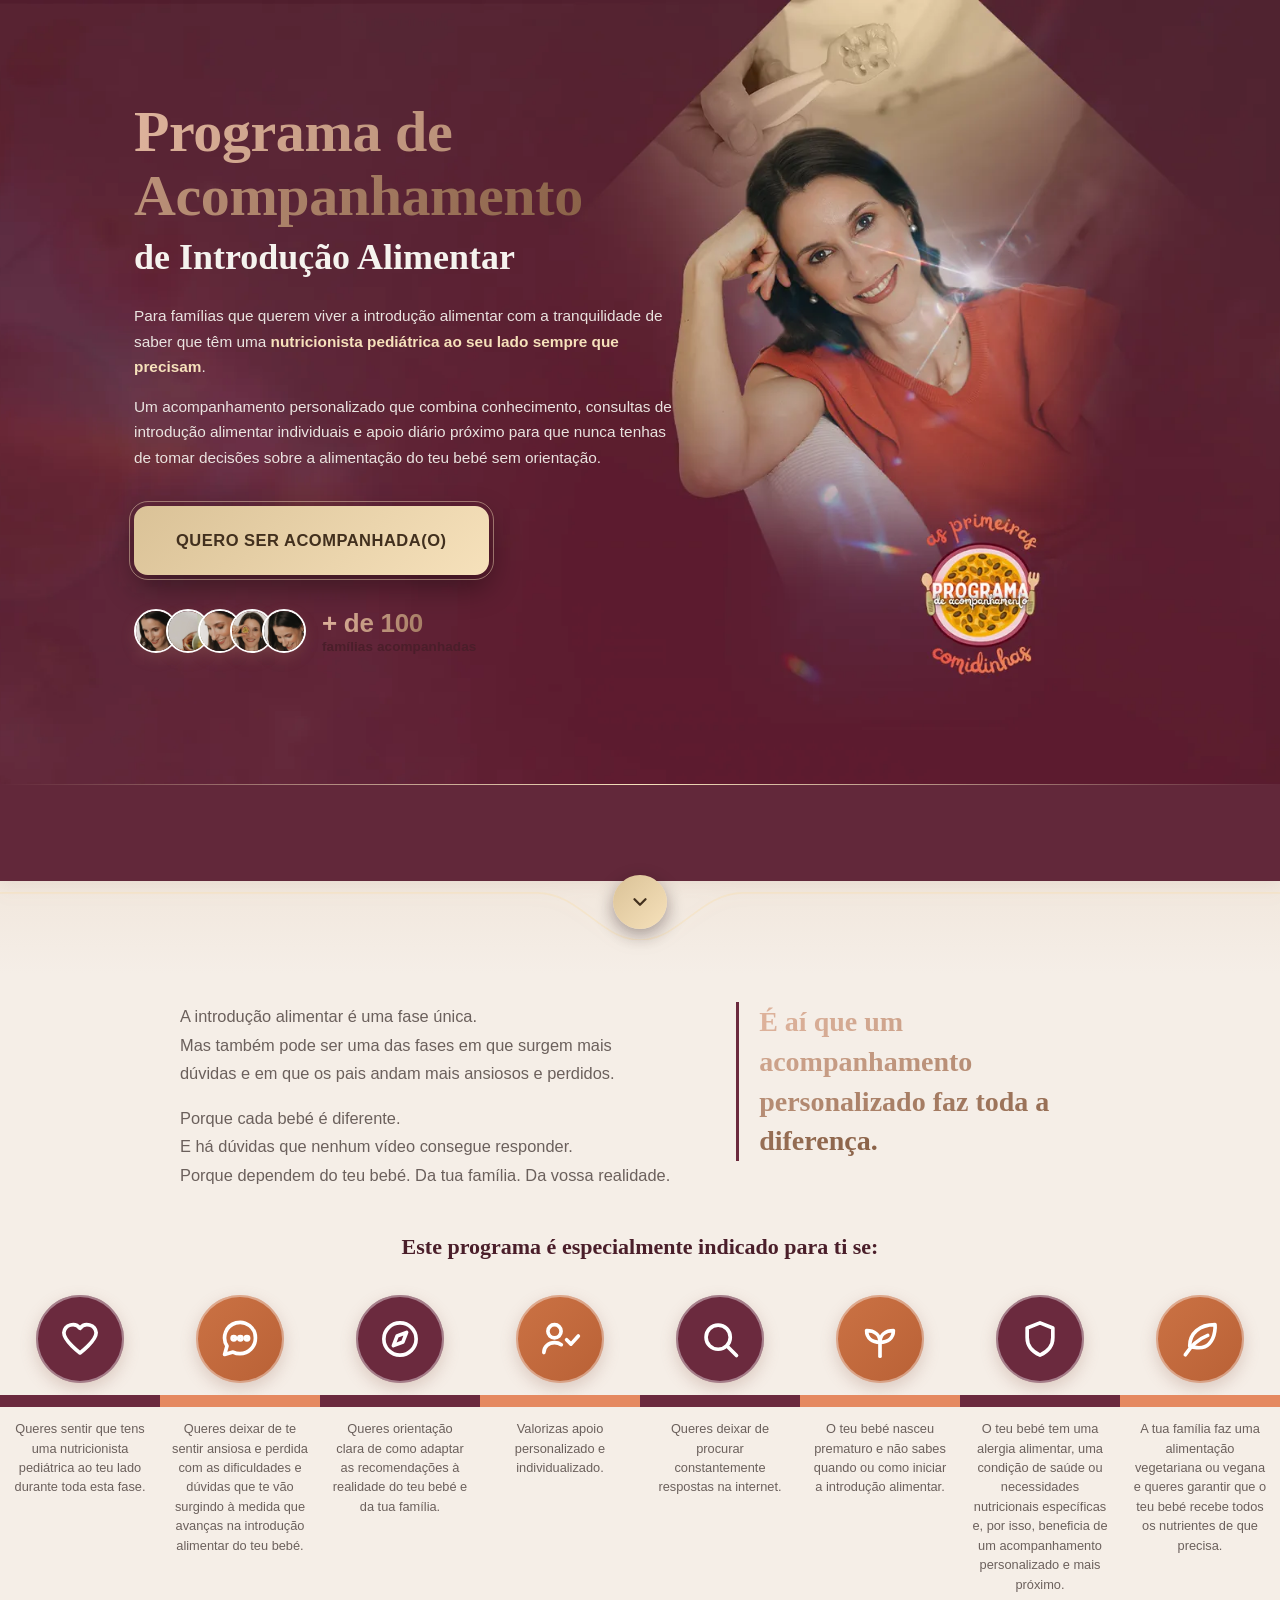
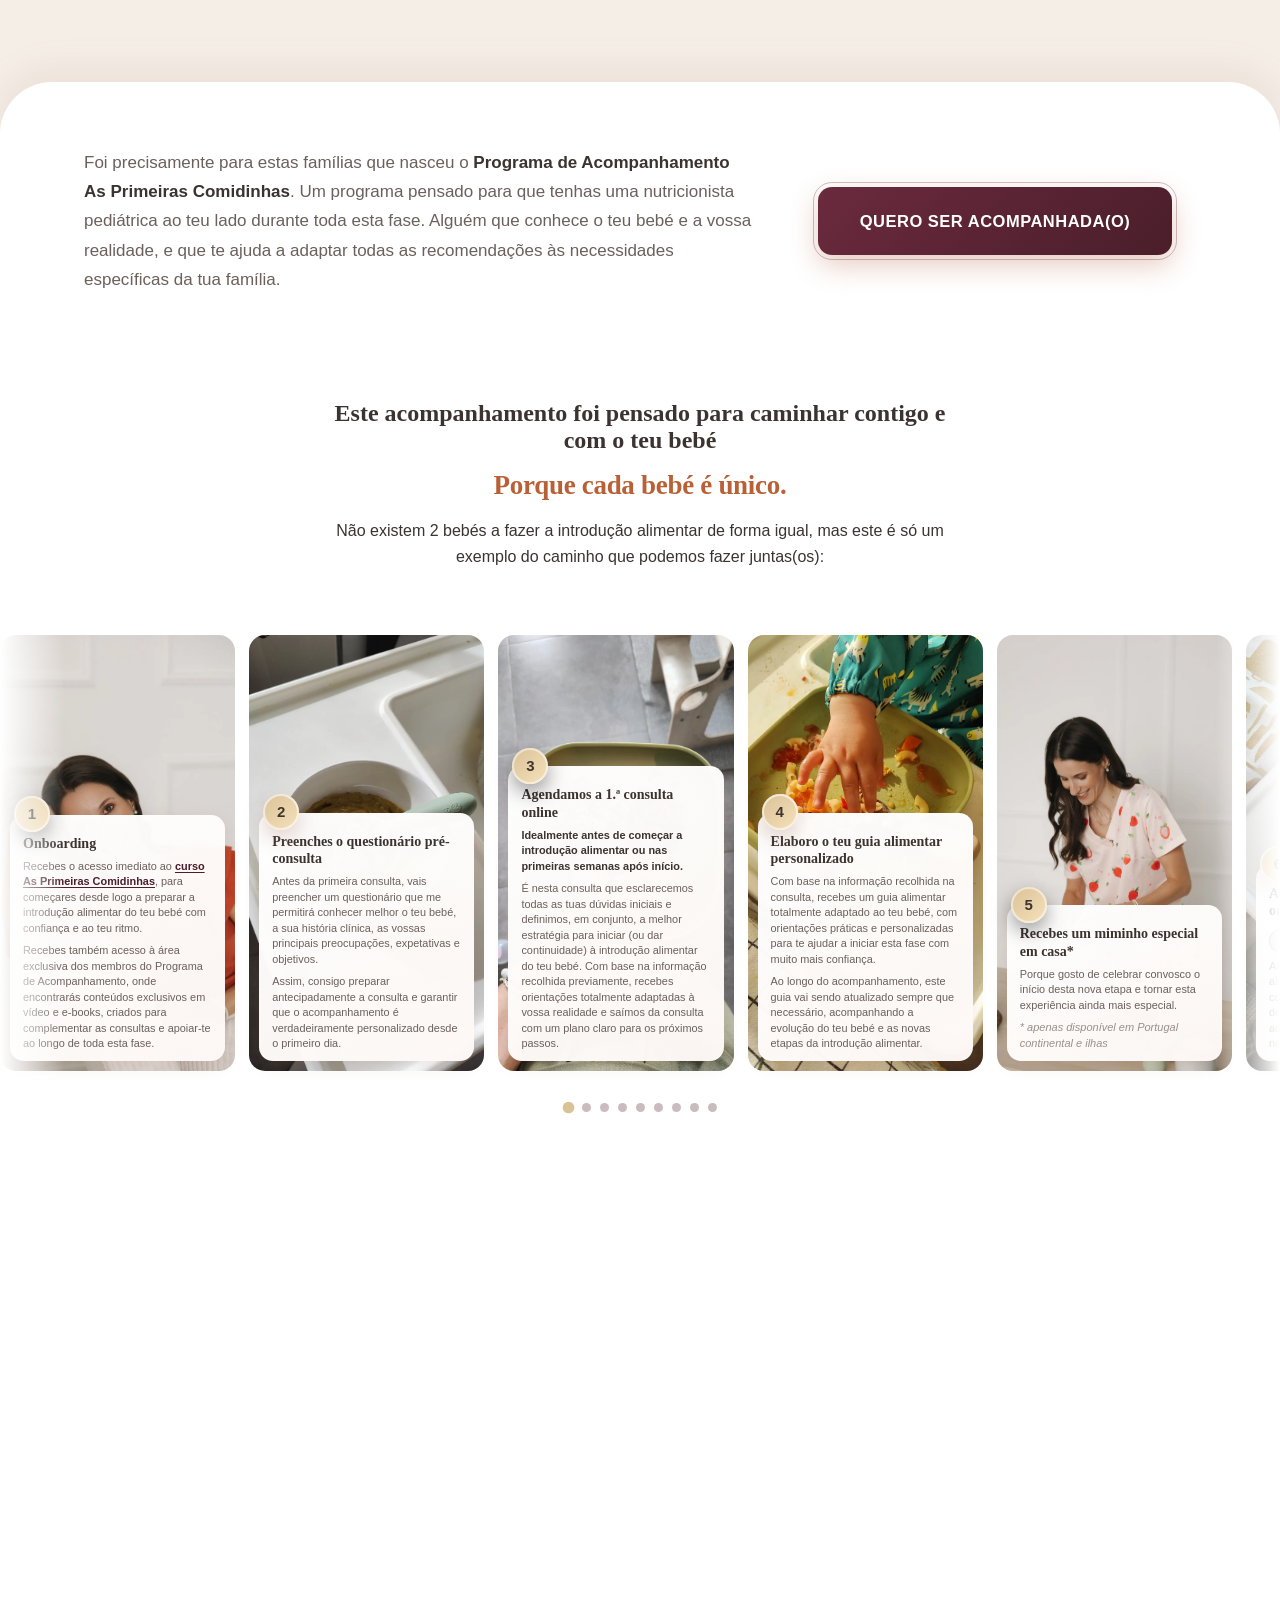
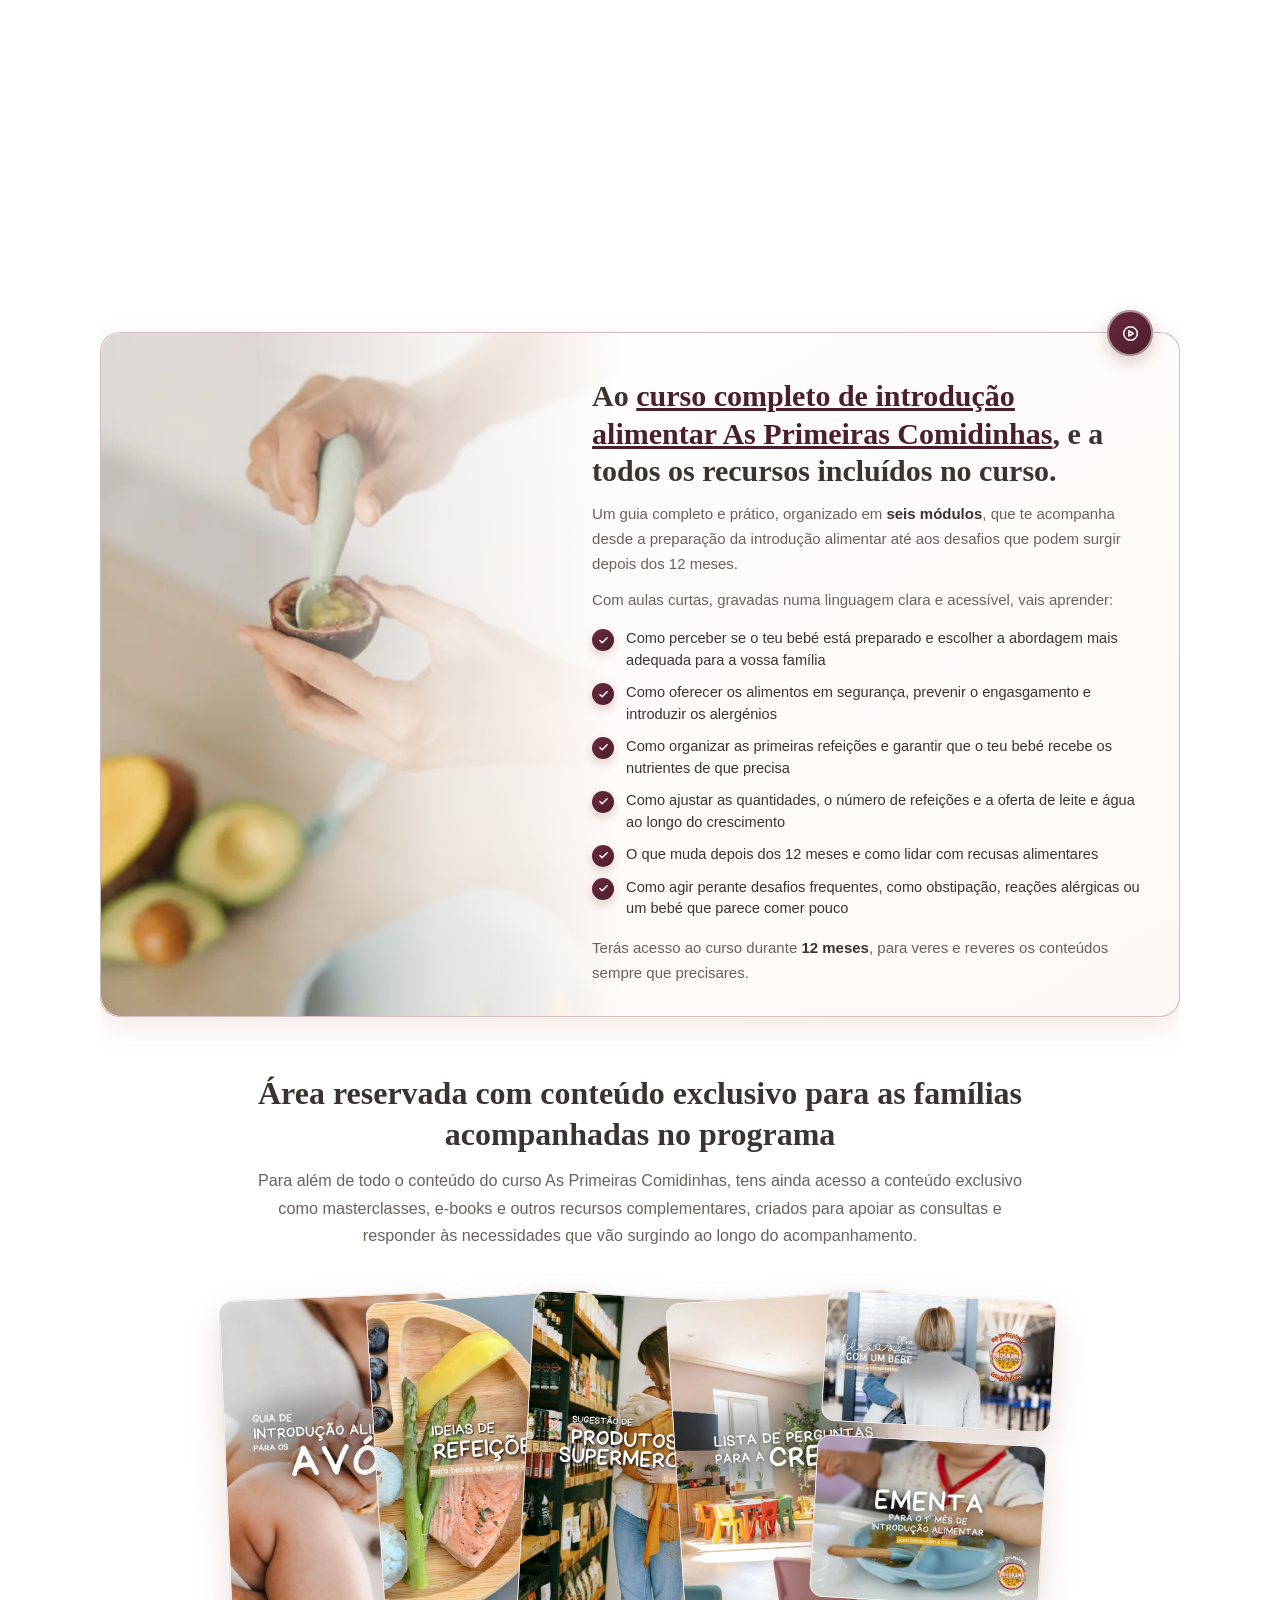
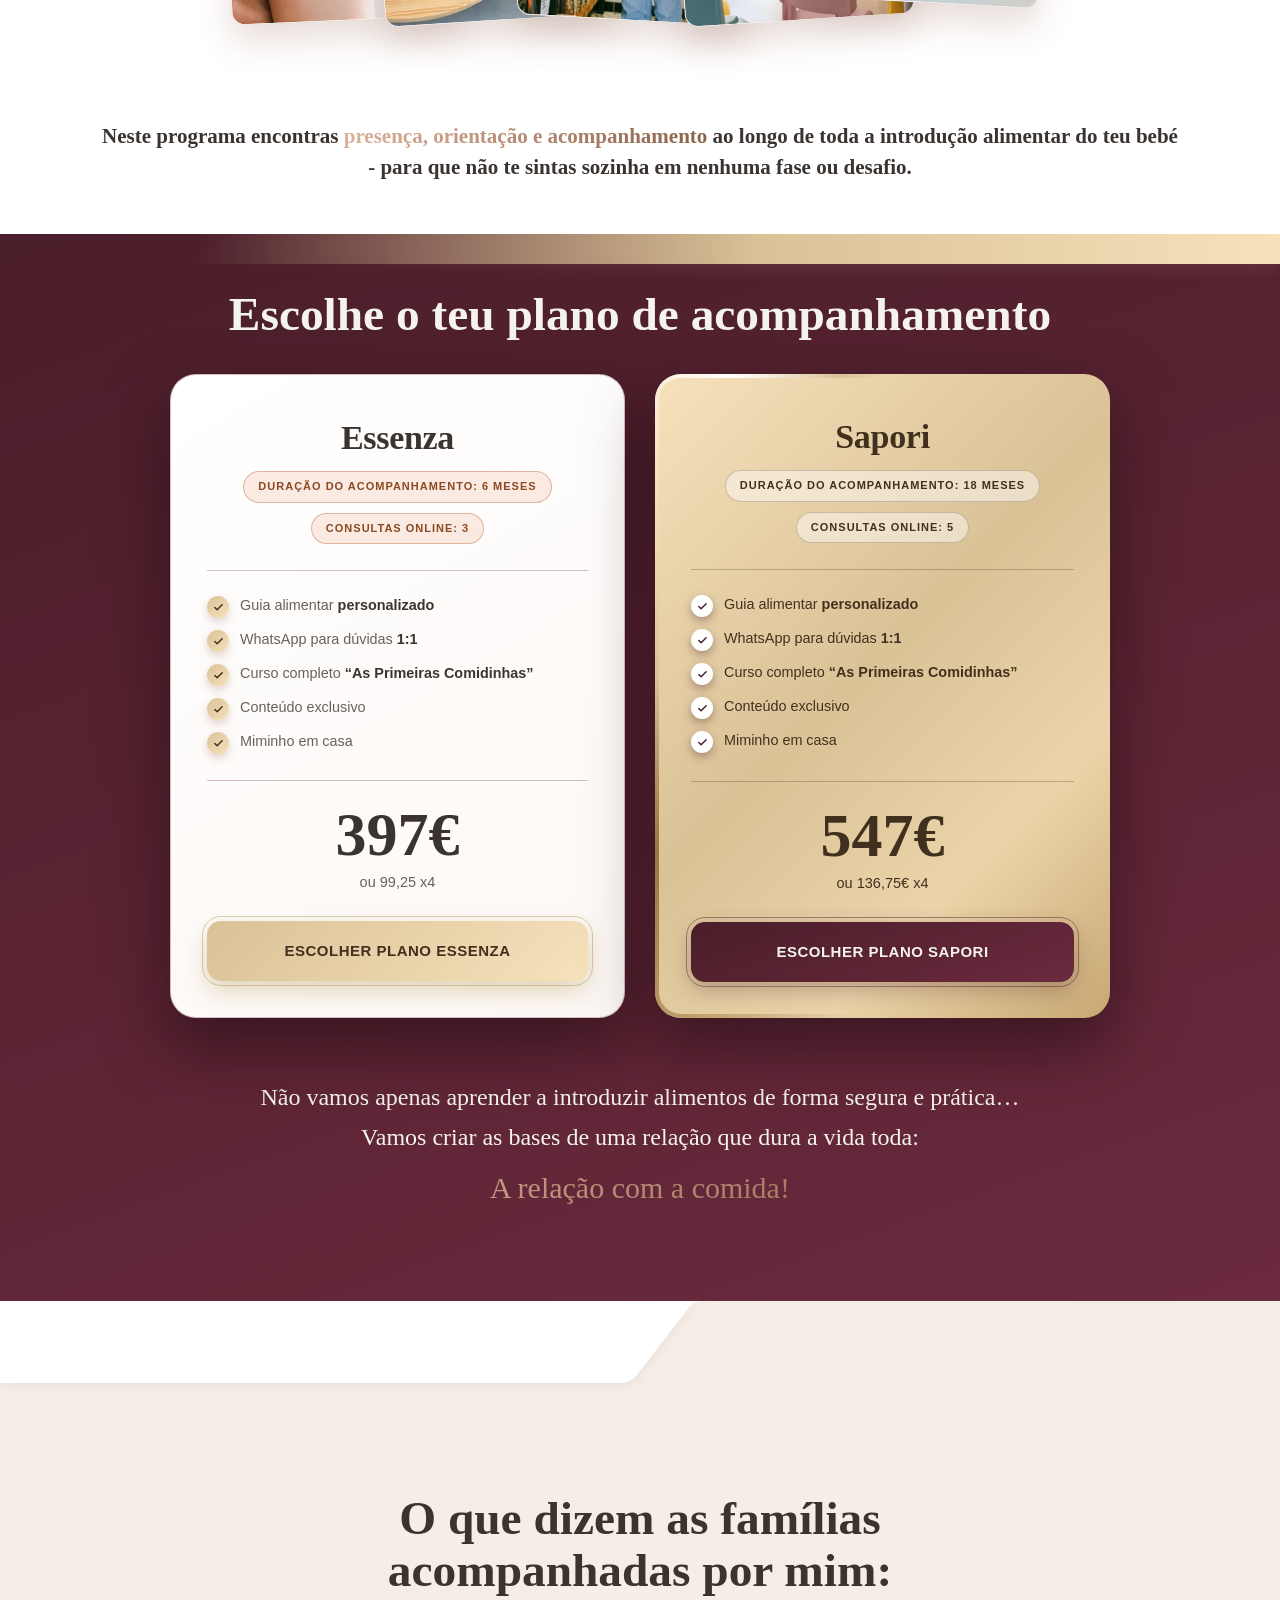
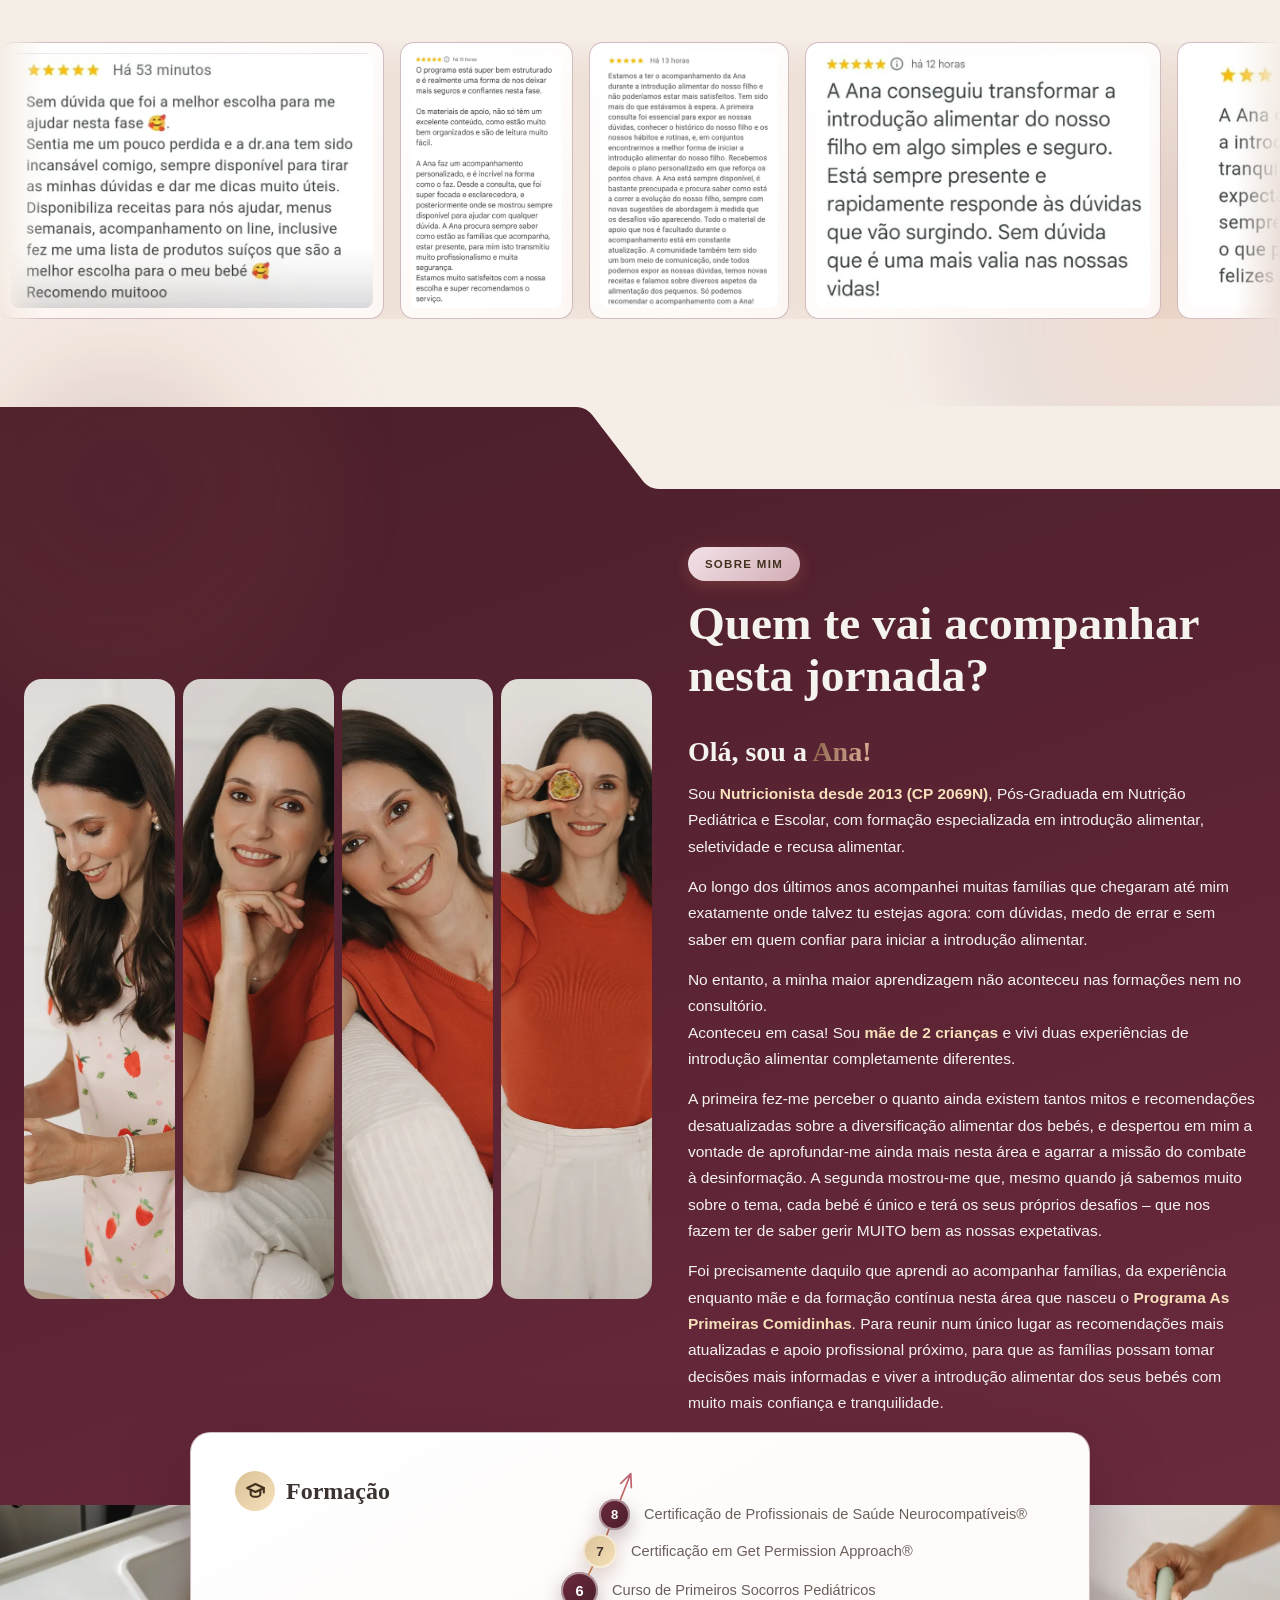
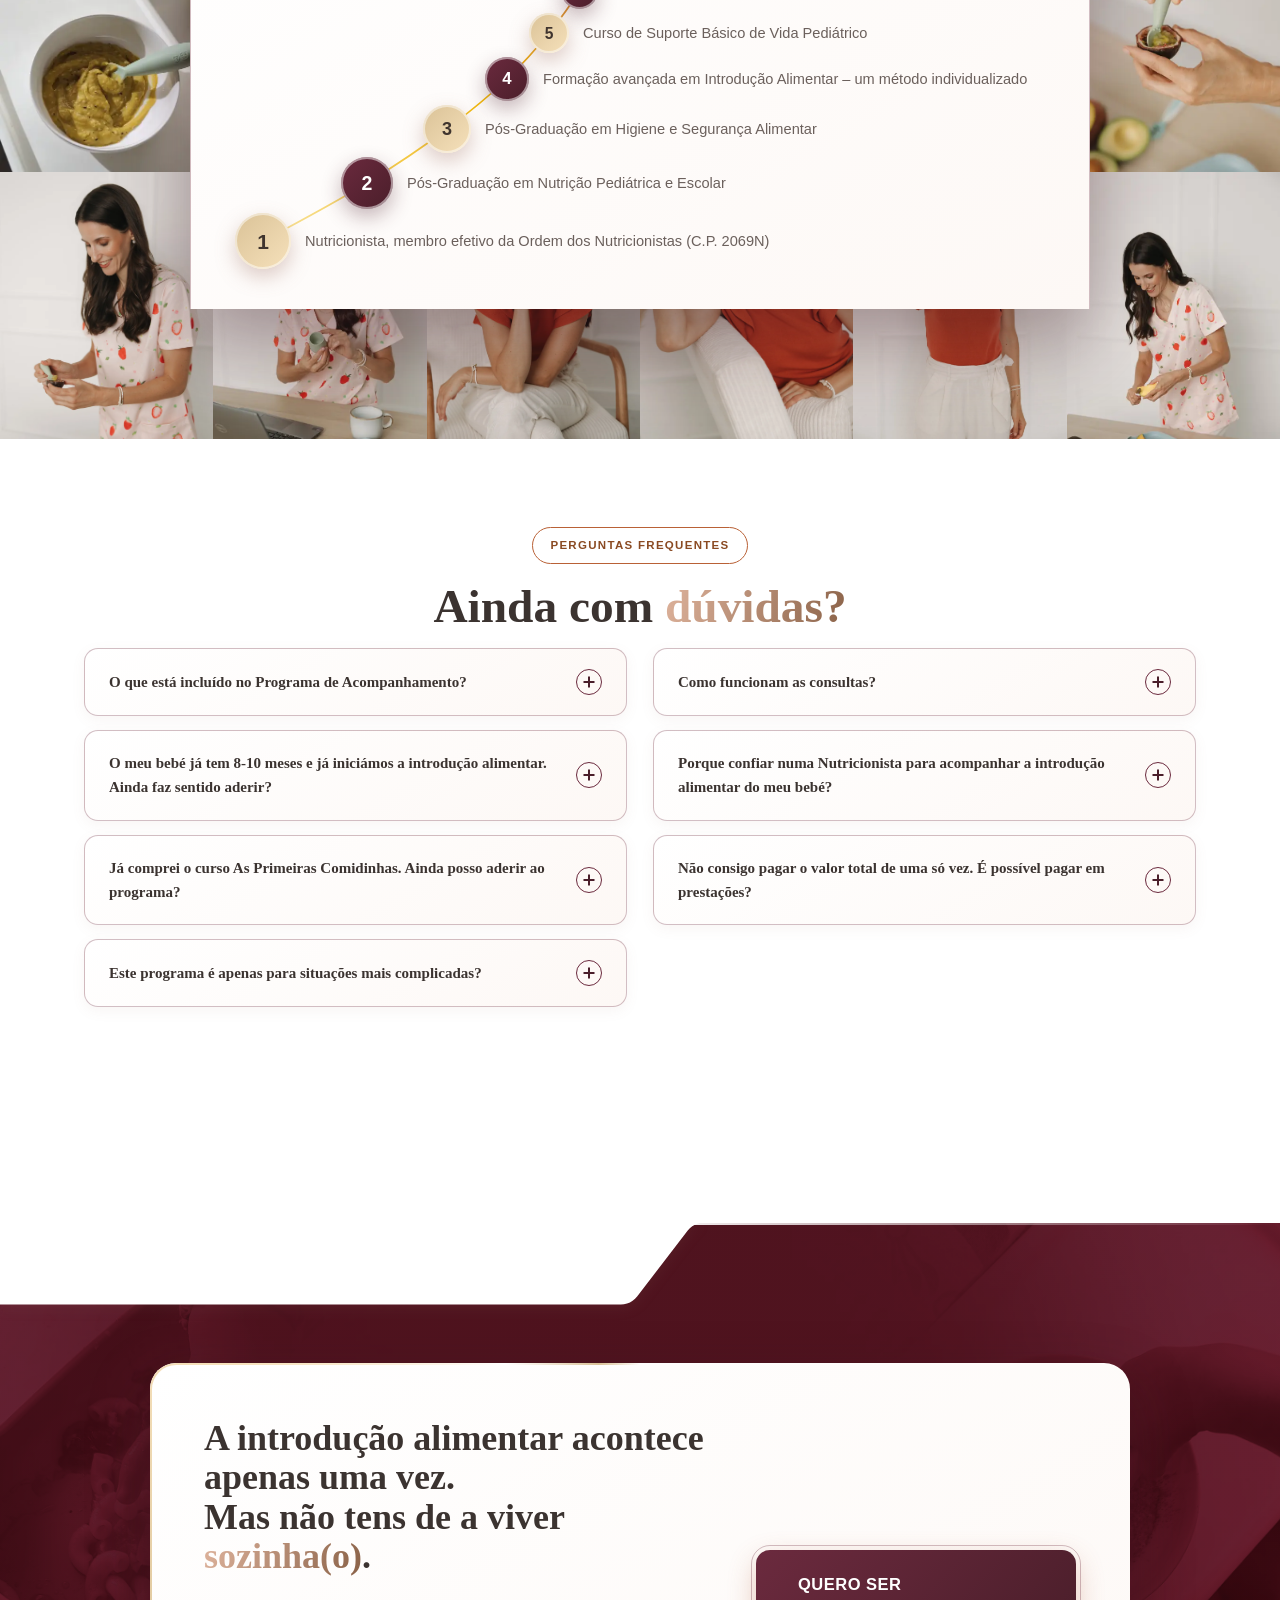
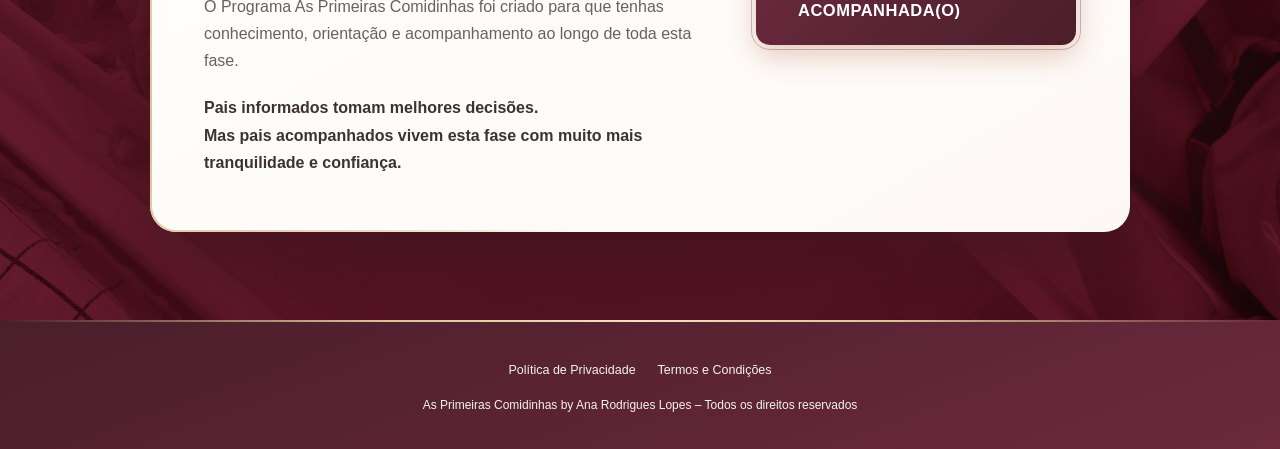
<file: teste-r8.html>
<!DOCTYPE html>
<html lang="pt-PT">
<head>
<meta charset="UTF-8">
<meta name="viewport" content="width=device-width, initial-scale=1.0">
<title>Programa de Acompanhamento As Primeiras Comidinhas | Ana Rodrigues Lopes</title>
<meta name="description" content="Acompanhamento de introdução alimentar com uma nutricionista pediátrica ao teu lado: consultas online individuais, guia alimentar personalizado e apoio diário via WhatsApp.">
<meta property="og:title" content="Programa de Acompanhamento As Primeiras Comidinhas">
<meta property="og:description" content="Para famílias que querem viver a introdução alimentar com a tranquilidade de saber que têm uma nutricionista pediátrica ao seu lado sempre que precisam.">
<meta property="og:type" content="website">
<link rel="icon" href="data:image/svg+xml,%3Csvg xmlns='http://www.w3.org/2000/svg' viewBox='0 0 32 32'%3E%3Ccircle cx='16' cy='16' r='15' fill='%23BD6273'/%3E%3C/svg%3E">
<link rel="preconnect" href="https://fonts.googleapis.com">
<link rel="preconnect" href="https://fonts.gstatic.com" crossorigin>
<link href="https://fonts.googleapis.com/css2?family=Plus+Jakarta+Sans:wght@600;700;800&family=Inter:wght@300;400;500;600;700&display=swap" rel="stylesheet">
<link rel="stylesheet" href="assets/style.css">
<style>.hero-logo{content-visibility:auto}</style>
</head>
<body>

<!-- ============ SECÇÃO 1 — HERO ============ -->
<section class="hero">
  <div class="orb tl" aria-hidden="true"></div>
  <div class="orb rosa br" aria-hidden="true"></div>
  <div class="wrap hero-grid">
    <div class="hero-txt">
      <img class="hero-logo sr-hidden" src="assets/logo-primeiras-comidinhas.webp" width="620" height="786" fetchpriority="high" alt="Logótipo do programa As Primeiras Comidinhas, de Ana Rodrigues Lopes">
      <h1 class="sr-hidden"><span class="txt-grad">Programa de Acompanhamento</span><span class="h1-l2">de Introdução Alimentar</span></h1>
      <p class="sub sr-hidden">Para famílias que querem viver a introdução alimentar com a tranquilidade de saber que têm uma <strong>nutricionista pediátrica ao seu lado sempre que precisam</strong>.</p>
      <p class="sub sr-hidden">Um acompanhamento personalizado que combina conhecimento, consultas de introdução alimentar individuais e apoio diário próximo para que nunca tenhas de tomar decisões sobre a alimentação do teu bebé sem orientação.</p>
      <div class="cta-row sr-hidden"><a href="#preco" class="btn lg" data-pendente="checkout">Quero ser acompanhada(o)</a></div>
      <div class="hero-prova sr-hidden">
        <div class="prova-faces" aria-hidden="true">
          <img src="assets/ava-1.webp" width="200" height="200" alt="" loading="lazy">
          <img src="assets/ava-2.webp" width="200" height="200" alt="" loading="lazy">
          <img src="assets/ava-3.webp" width="200" height="200" alt="" loading="lazy">
          <img src="assets/ava-4.webp" width="200" height="200" alt="" loading="lazy">
          <img src="assets/ava-5.webp" width="200" height="200" alt="" loading="lazy">
        </div>
        <p class="prova-txt"><span class="prova-num txt-grad">+ de 100</span><span class="prova-lab">famílias acompanhadas</span></p>
      </div>
    </div>
    
  </div>

  </section>

<!-- ============ SECÇÃO 2 — A TRANSFORMAÇÃO ============ -->
<section class="sec sec-transform recebe-aba">
  <!-- r5 item 1 / r6 item 1: divisoria CURVA CONCAVA + circulo com chevron
       (skill curva-concava; ref 38 decodificada por pixel: faixa da cor da
       seccao de cima com dip no centro, linha rosa na crista e circulo rosa com
       chevron claro apontando pra baixo). r6: dip mais profundo (52 -> 112 no
       viewBox 1440x112; era 84). Fill = cor da seccao DE CIMA (hero #F3EAE2). -->
  
  <div class="curva-div from-hero" aria-hidden="true">
    <svg viewBox="0 0 1440 112" preserveAspectRatio="none" focusable="false">
      <path class="cd-fill" d="M0,0 H1440 V52 H836 C788,52 764,112 720,112 C676,112 652,52 604,52 H0 Z"/>
      <path class="cd-crest" d="M0,52 H604 C652,52 676,112 720,112 C764,112 788,52 836,52 H1440"/>
    </svg>
    <span class="cd-circle">
      <svg viewBox="0 0 24 24" stroke-linecap="round" stroke-linejoin="round" focusable="false"><polyline points="6 9 12 15 18 9"/></svg>
    </span>
  </div>
  <div class="wrap">
    <div class="transform-grid">
      <div class="tg-col sr-hidden">
        <p>A introdução alimentar é uma fase única.<br>Mas também pode ser uma das fases em que surgem mais dúvidas e em que os pais andam mais ansiosos e perdidos.</p>
        <p>Porque cada bebé é diferente.<br>E há dúvidas que nenhum vídeo consegue responder.<br>Porque dependem do teu bebé. Da tua família. Da vossa realidade.</p>
      </div>
      <div class="tg-col sr-hidden">
        <p class="tg-fecho"><strong>É aí que um acompanhamento personalizado faz toda a diferença.</strong></p>
      </div>
    </div>
    <p class="perguntas sr-hidden">Este programa é especialmente indicado para ti se:</p>
  </div>
  <div class="wrap">
  <!-- r7C item 2: BARRA GROSSA horizontal atravessando a largura, DIVIDIDA em
       8 segmentos alternando roxo #BD6273 / dourado #F1B604; ICONE em cima da
       barra por item e DESCRICAO logo abaixo da barra. Copy verbatim. -->
<div class="ind-bar-wrap sr-hidden">
      <ol class="ind-bar">
      <li class="ind-item"><span class="ind-ico" aria-hidden="true"><svg viewBox="0 0 24 24" focusable="false"><path d="M20.8 8.6a4.9 4.9 0 0 0-8.8-2.4 4.9 4.9 0 0 0-8.8 2.4C3.2 13 12 19.6 12 19.6S20.8 13 20.8 8.6Z"/></svg></span><span class="ind-seg" aria-hidden="true"></span><p class="ind-desc">Queres sentir que tens uma nutricionista pediátrica ao teu lado durante toda esta fase.</p></li>
      <li class="ind-item"><span class="ind-ico" aria-hidden="true"><svg viewBox="0 0 24 24" focusable="false"><path d="M20.4 11.6a8.4 8.4 0 0 1-8.4 8.4 8.3 8.3 0 0 1-3.8-.9L3.6 20.4l1.3-4.6a8.4 8.4 0 1 1 15.5-4.2z"/><circle cx="8.6" cy="11.6" r=".9"/><circle cx="12.2" cy="11.6" r=".9"/><circle cx="15.8" cy="11.6" r=".9"/></svg></span><span class="ind-seg" aria-hidden="true"></span><p class="ind-desc">Queres deixar de te sentir ansiosa e perdida com as dificuldades e dúvidas que te vão surgindo à medida que avanças na introdução alimentar do teu bebé.</p></li>
      <li class="ind-item"><span class="ind-ico" aria-hidden="true"><svg viewBox="0 0 24 24" focusable="false"><circle cx="12" cy="12" r="8.8"/><polygon points="15.6 8.4 13.6 13.6 8.4 15.6 10.4 10.4"/></svg></span><span class="ind-seg" aria-hidden="true"></span><p class="ind-desc">Queres orientação clara de como adaptar as recomendações à realidade do teu bebé e da tua família.</p></li>
      <li class="ind-item"><span class="ind-ico" aria-hidden="true"><svg viewBox="0 0 24 24" focusable="false"><circle cx="9" cy="7.8" r="3.6"/><path d="M3.2 19.4c0-3.2 2.6-5.4 5.8-5.4 1.4 0 2.7.4 3.7 1.1"/><polyline points="15.6 12.4 18 14.8 22 10.4"/></svg></span><span class="ind-seg" aria-hidden="true"></span><p class="ind-desc">Valorizas apoio personalizado e individualizado.</p></li>
      <li class="ind-item"><span class="ind-ico" aria-hidden="true"><svg viewBox="0 0 24 24" focusable="false"><circle cx="11" cy="11" r="6.6"/><path d="M15.8 15.8 21 21"/></svg></span><span class="ind-seg" aria-hidden="true"></span><p class="ind-desc">Queres deixar de procurar constantemente respostas na internet.</p></li>
      <li class="ind-item"><span class="ind-ico" aria-hidden="true"><svg viewBox="0 0 24 24" focusable="false"><path d="M12 21.4v-7.6"/><path d="M12 13.8C12 9.6 8.9 7.4 4.7 7.4c0 4.2 3.1 6.4 7.3 6.4z"/><path d="M12 13.8c0-4.2 3.1-6.4 7.3-6.4 0 4.2-3.1 6.4-7.3 6.4z"/></svg></span><span class="ind-seg" aria-hidden="true"></span><p class="ind-desc">O teu bebé nasceu prematuro e não sabes quando ou como iniciar a introdução alimentar.</p></li>
      <li class="ind-item"><span class="ind-ico" aria-hidden="true"><svg viewBox="0 0 24 24" focusable="false"><path d="M12 3.2 19 6v5.2c0 4.4-2.9 7.8-7 9.6-4.1-1.8-7-5.2-7-9.6V6z"/></svg></span><span class="ind-seg" aria-hidden="true"></span><p class="ind-desc">O teu bebé tem uma alergia alimentar, uma condição de saúde ou necessidades nutricionais específicas e, por isso, beneficia de um acompanhamento personalizado e mais próximo.</p></li>
      <li class="ind-item"><span class="ind-ico" aria-hidden="true"><svg viewBox="0 0 24 24" focusable="false"><path d="M20.2 4.2C11.6 4.2 6.4 9 6.4 15.8c0 0 6.8 2.8 10.6-1.2s3.2-10.4 3.2-10.4z"/><path d="M4 20.6c3.4-5.4 7.6-8.8 12.2-10.6"/></svg></span><span class="ind-seg" aria-hidden="true"></span><p class="ind-desc">A tua família faz uma alimentação vegetariana ou vegana e queres garantir que o teu bebé recebe todos os nutrientes de que precisa.</p></li>
      </ol>
    </div>
  </section>

<!-- ============ SECÇÃO 2b — FOI PRECISAMENTE… (r1 item 3, topo arredondado ref 6) ============ -->
<section class="sec-preciso">
  <div class="preciso-painel">
    <div class="wrap preciso-grid">
      <p class="transform-fecho sr-hidden">Foi precisamente para estas famílias que nasceu o <strong>Programa de Acompanhamento As Primeiras Comidinhas</strong>. Um programa pensado para que tenhas uma nutricionista pediátrica ao teu lado durante toda esta fase. Alguém que conhece o teu bebé e a vossa realidade, e que te ajuda a adaptar todas as recomendações às necessidades específicas da tua família.</p>
      <div class="preciso-cta sr-hidden"><a href="#preco" class="btn lg" data-pendente="checkout">Quero ser acompanhada(o)</a></div>
    </div>
  </div>
</section>

<!-- ============ SECÇÃO 3 — MODO DE FUNCIONAMENTO (r7C item 1: especificação
     literal do Elton) — carrossel FULL-BLEED (100vw, zero margem), TODAS as
     imagens do MESMO TAMANHO (4 por view no desktop, 1 no telemovel), SEM
     SETAS — só os dots ABAIXO; card com TITULO + DESCRICAO DENTRO de cada
     imagem; copy verbatim dos 9 passos. -->
<section class="sec-func">
  <div class="func-palco">
  <div class="wrap">
    <div class="func-head sr-hidden">
      <h2 class="maxw">Este acompanhamento foi pensado para caminhar contigo e com o teu bebé</h2>
      <p class="lead lead-destaque">Porque cada bebé é único.</p>
      <p class="lead lead2">Não existem 2 bebés a fazer a introdução alimentar de forma igual, mas este é só um exemplo do caminho que podemos fazer juntas(os):</p>
    </div>
  </div>
  <div class="func-carousel sr-hidden" aria-roledescription="carrossel" aria-label="Os 9 passos do acompanhamento">
      <div class="fc-track">
        <article class="fc-slide" aria-label="Passo 1 de 9">
          <img class="fc-foto" src="assets/ana-fs01.webp" width="1280" height="1920" loading="lazy" alt="Ana Rodrigues Lopes, Nutricionista Pediátrica, sorridente">
          <div class="fs-card">
            <h3>Onboarding</h3>
            <p>Recebes o acesso imediato ao <a href="https://contatoeltonmiranda-code.github.io/ana-rodrigues-lp2-v2-preview/" target="_blank" rel="noopener" data-pendente="lp02-curso">curso As Primeiras Comidinhas</a>, para começares desde logo a preparar a introdução alimentar do teu bebé com confiança e ao teu ritmo.</p>
            <p>Recebes também acesso à área exclusiva dos membros do Programa de Acompanhamento, onde encontrarás conteúdos exclusivos em vídeo e e-books, criados para complementar as consultas e apoiar-te ao longo de toda esta fase.</p>
          </div>
        <span class="fs-num" aria-hidden="true">1</span>
        </article>
        <article class="fc-slide" aria-label="Passo 2 de 9">
          <img class="fc-foto" src="assets/ana-fs02.webp" width="1280" height="2274" loading="lazy" alt="Ana a preparar uma papa num recipiente, na cozinha">
          <div class="fs-card">
            <h3>Preenches o questionário pré-consulta</h3>
            <p>Antes da primeira consulta, vais preencher um questionário que me permitirá conhecer melhor o teu bebé, a sua história clínica, as vossas principais preocupações, expetativas e objetivos.</p>
            <p>Assim, consigo preparar antecipadamente a consulta e garantir que o acompanhamento é verdadeiramente personalizado desde o primeiro dia.</p>
          </div>
        <span class="fs-num" aria-hidden="true">2</span>
        </article>
        <article class="fc-slide" aria-label="Passo 3 de 9">
          <img class="fc-foto" src="assets/ana-fs03.webp" width="1280" height="2274" loading="lazy" alt="Ana com uma colher e um recipiente de papa">
          <div class="fs-card">
            <h3>Agendamos a 1.ª consulta online</h3>
            <p><strong>Idealmente antes de começar a introdução alimentar ou nas primeiras semanas após início.</strong></p>
            <p>É nesta consulta que esclarecemos todas as tuas dúvidas iniciais e definimos, em conjunto, a melhor estratégia para iniciar (ou dar continuidade) à introdução alimentar do teu bebé. Com base na informação recolhida previamente, recebes orientações totalmente adaptadas à vossa realidade e saímos da consulta com um plano claro para os próximos passos.</p>
          </div>
        <span class="fs-num" aria-hidden="true">3</span>
        </article>
        <article class="fc-slide" aria-label="Passo 4 de 9">
          <img class="fc-foto" src="assets/ana-fs04.webp" width="1280" height="2274" loading="lazy" alt="Ana a preparar alimentos frescos, com uma laranja">
          <div class="fs-card">
            <h3>Elaboro o teu guia alimentar personalizado</h3>
            <p>Com base na informação recolhida na consulta, recebes um guia alimentar totalmente adaptado ao teu bebé, com orientações práticas e personalizadas para te ajudar a iniciar esta fase com muito mais confiança.</p>
            <p>Ao longo do acompanhamento, este guia vai sendo atualizado sempre que necessário, acompanhando a evolução do teu bebé e as novas etapas da introdução alimentar.</p>
          </div>
        <span class="fs-num" aria-hidden="true">4</span>
        </article>
        <article class="fc-slide" aria-label="Passo 5 de 9">
          <img class="fc-foto" src="assets/ana-fs05.webp" width="1280" height="1920" loading="lazy" alt="Ana sorridente, a acenar">
          <div class="fs-card">
            <h3>Recebes um miminho especial em casa*</h3>
            <p>Porque gosto de celebrar convosco o início desta nova etapa e tornar esta experiência ainda mais especial.</p>
            <p class="tl-nota">* apenas disponível em Portugal continental e ilhas</p>
          </div>
        <span class="fs-num" aria-hidden="true">5</span>
        </article>
        <article class="fc-slide" aria-label="Passo 6 de 9">
          <img class="fc-foto" src="assets/ana-fs06.webp" width="1280" height="2274" loading="lazy" alt="Ana com uma colher de madeira a preparar alimentos">
          <div class="fs-card">
            <h3>Agendamos a 2.ª consulta online</h3>
            <span class="tl-quando">Por volta dos 8-9 meses</span>
            <p>Avaliamos a evolução da introdução alimentar, ajustamos o número e composição das refeições e o aporte de leite, atualizamos o guia alimentar e adaptamos as recomendações às necessidades desta nova fase.</p>
          </div>
        <span class="fs-num" aria-hidden="true">6</span>
        </article>
        <article class="fc-slide" aria-label="Passo 7 de 9">
          <img class="fc-foto" src="assets/ana-fs07.webp" width="1280" height="1920" loading="lazy" alt="Ana a preparar uma papa, de perfil">
          <div class="fs-card">
            <h3>Agendamos a 3.ª consulta online</h3>
            <span class="tl-quando">Por volta dos 12 meses</span>
            <p>Preparamos a transição para a alimentação da família, ajustamos o dia alimentar do bebé de acordo com as novas necessidades nutricionais, atualizamos novamente o guia alimentar e respondemos aos desafios que entretanto possam ter surgido.</p>
          </div>
        <span class="fs-num" aria-hidden="true">7</span>
        </article>
        <article class="fc-slide" aria-label="Passo 8 de 9">
          <img class="fc-foto" src="assets/ana-fs08.webp" width="1280" height="1920" loading="lazy" alt="Ana com uma espátula e um recipiente de papa">
          <div class="fs-card">
            <h3>Agendamos a 4.ª consulta online (Plano Sapori)</h3>
            <span class="tl-quando">Por volta dos 15-18 meses</span>
            <p>Continuamos a acompanhar a evolução da alimentação, ajustando o plano sempre que necessário. Esta é uma fase em que surgem com frequência os primeiros sinais de neofobia alimentar e seletividade. Nesta etapa, a orientação aos pais é fundamental para aprender a lidar com estas mudanças de forma adequada e prevenir a instalação de dificuldades alimentares evitáveis.</p>
          </div>
        <span class="fs-num" aria-hidden="true">8</span>
        </article>
        <article class="fc-slide" aria-label="Passo 9 de 9">
          <img class="fc-foto" src="assets/ana-fs09.webp" width="1280" height="1920" loading="lazy" alt="Ana a preparar uma papa de laranja">
          <div class="fs-card">
            <h3>Agendamos a 5.ª consulta online (Plano Sapori)</h3>
            <span class="tl-quando">Por volta dos 24 meses</span>
            <p>Revemos todo o percurso realizado até aqui, atualizamos o guia alimentar de acordo com as necessidades nutricionais desta nova fase do desenvolvimento e preparamos a família para os desafios que se seguem, para que continuem a promover uma alimentação nutricionalmente completa e uma relação saudável e positiva com a comida.</p>
          </div>
        <span class="fs-num" aria-hidden="true">9</span>
        </article>
      </div>
      <div class="fc-dots"></div>
    </div>
  </div>
  <div class="wrap func-mais-wrap">
    <div class="func-mais">
      <h3 class="sr-hidden">Mas não fica por aqui&hellip;</h3>
      <p class="mais-lead sr-hidden">Durante este caminho terás ainda acesso:</p>
      <div class="apoio">
        <div class="apoio-card bg-wa sr-hidden" data-pendente="arte-fundo-temporaria">
          <div class="apoio-corpo">
            <h4><span class="apoio-tag" aria-hidden="true"><svg viewBox="0 0 24 24" focusable="false"><path d="M20.4 11.6a8.4 8.4 0 0 1-8.4 8.4 8.3 8.3 0 0 1-3.8-.9L3.6 20.4l1.3-4.6a8.4 8.4 0 1 1 15.5-4.2z"/><path d="M8.4 10.9h7.2M8.4 14.2h4.6"/></svg></span>A apoio individualizado, de forma contínua e próxima, <a href="https://wa.me/351915272031" target="_blank" rel="noopener">via WhatsApp</a></h4>
            <p>Estarei disponível durante todo o acompanhamento para te acompanhar via WhatsApp.</p>
            <p>As dúvidas nem sempre surgem no dia da consulta. Surgem quando preparas uma refeição, quando aparece uma reação inesperada, quando o teu bebé recusa um alimento ou quando simplesmente precisas de confirmar se estás no caminho certo.</p>
          </div>
        </div>
        <div class="apoio-card bg-curso sr-hidden" data-pendente="arte-fundo-temporaria">
          <div class="apoio-corpo">
            <h4><span class="apoio-tag" aria-hidden="true"><svg viewBox="0 0 24 24" focusable="false"><circle cx="12" cy="12" r="8.6"/><polygon points="10 8.6 15.4 12 10 15.4 10 8.6"/></svg></span>Ao <a href="https://contatoeltonmiranda-code.github.io/ana-rodrigues-lp2-v2-preview/" target="_blank" rel="noopener" data-pendente="lp02-curso">curso completo de introdução alimentar As Primeiras Comidinhas</a>, e a todos os recursos incluídos no curso.</h4>
          <p>Um guia completo e prático, organizado em <strong>seis módulos</strong>, que te acompanha desde a preparação da introdução alimentar até aos desafios que podem surgir depois dos 12 meses.</p>
          <p>Com aulas curtas, gravadas numa linguagem clara e acessível, vais aprender:</p>
          <ul class="ck-list">
            <li><span class="ck"><svg viewBox="0 0 24 24"><polyline points="4 12 9 17 20 6"/></svg></span>Como perceber se o teu bebé está preparado e escolher a abordagem mais adequada para a vossa família</li>
            <li><span class="ck"><svg viewBox="0 0 24 24"><polyline points="4 12 9 17 20 6"/></svg></span>Como oferecer os alimentos em segurança, prevenir o engasgamento e introduzir os alergénios</li>
            <li><span class="ck"><svg viewBox="0 0 24 24"><polyline points="4 12 9 17 20 6"/></svg></span>Como organizar as primeiras refeições e garantir que o teu bebé recebe os nutrientes de que precisa</li>
            <li><span class="ck"><svg viewBox="0 0 24 24"><polyline points="4 12 9 17 20 6"/></svg></span>Como ajustar as quantidades, o número de refeições e a oferta de leite e água ao longo do crescimento</li>
            <li><span class="ck"><svg viewBox="0 0 24 24"><polyline points="4 12 9 17 20 6"/></svg></span>O que muda depois dos 12 meses e como lidar com recusas alimentares</li>
            <li><span class="ck"><svg viewBox="0 0 24 24"><polyline points="4 12 9 17 20 6"/></svg></span>Como agir perante desafios frequentes, como obstipação, reações alérgicas ou um bebé que parece comer pouco</li>
          </ul>
          <p>Terás acesso ao curso durante <strong>12 meses</strong>, para veres e reveres os conteúdos sempre que precisares.</p>
          </div>
        </div>
        <div class="area-reservada sr-hidden">
          <!-- r4 item 3: icone do titulo REMOVIDO a pedido do Elton -->
          <h4>Área reservada com conteúdo exclusivo para as famílias acompanhadas no programa</h4>
          <p>Para além de todo o conteúdo do curso As Primeiras Comidinhas, tens ainda acesso a conteúdo exclusivo como masterclasses, e-books e outros recursos complementares, criados para apoiar as consultas e responder às necessidades que vão surgindo ao longo do acompanhamento.</p>
        </div>
      </div>
      <!-- r5 item 4 / r6 item 3: a 4a capa (ementa, eb-7) sai da 1a linha e
           fica EMBAIXO da ultima capa (viajar) — r6: alinhada a DIREITA, sob
           aquela coluna (nao centrada), e todas as capas 2x -->
      <div class="covers-pilha sr-hidden" aria-label="Materiais de apoio incluídos no programa">
        <img src="assets/eb-2.webp" width="747" height="523" loading="lazy" alt="Capa do material de apoio Guia de introdução alimentar para avós">
        <img src="assets/eb-3.webp" width="747" height="523" loading="lazy" alt="Capa do material de apoio Ideias de refeições As Primeiras Comidinhas">
        <img src="assets/eb-6.webp" width="747" height="523" loading="lazy" alt="Capa do material de apoio Lista de produtos do supermercado">
        <img src="assets/eb-4.webp" width="747" height="523" loading="lazy" alt="Capa do material de apoio Lista de perguntas para a creche">
        <img src="assets/eb-5.webp" width="747" height="523" loading="lazy" alt="Capa do material de apoio Viajar com um bebé">
        <span class="covers-break" aria-hidden="true"></span>
        <img src="assets/eb-7.webp" width="747" height="523" loading="lazy" alt="Capa do material de apoio Sugestão de ementa para os 6 meses">
      </div>
      <p class="func-fecho sr-hidden">Neste programa encontras <span class="txt-grad">presença, orientação e acompanhamento</span> ao longo de toda a introdução alimentar do teu bebé - para que não te sintas sozinha em nenhuma fase ou desafio.</p>
    </div>
  </div>
</section>

<!-- ============ SECÇÃO 4 — PREÇO ============ -->
<!-- r3 item 4 (ref 31): selo "Investimento" removido do titulo (pedido do Elton:
     "remove o icone do titulo dessa secao") e espacamento entre o banner e o
     titulo / entre o titulo e os planos reduzido -->
<section class="sec sec-preco" id="preco">
  <div class="wrap center">
    <h2 class="maxw-lg">Escolhe o teu plano de acompanhamento</h2>
  </div>
  <div class="wrap">
    <div class="planos">
      <!-- r5 item 5: botao DOURADO + titulo "Essenza" PRETO -->
      <div class="plano essenza sr-hidden">
        <h3 class="plano-tit">Essenza</h3>
        <div class="pl-meta">
          <span class="pm">Duração do acompanhamento: 6 meses</span>
          <span class="pm">Consultas online: 3</span>
        </div>
        <div class="plano-inc">
          <ul>
            <li><span class="ck"><svg viewBox="0 0 24 24"><polyline points="4 12 9 17 20 6"/></svg></span><span class="feat">Guia alimentar <b>personalizado</b></span></li>
            <li><span class="ck"><svg viewBox="0 0 24 24"><polyline points="4 12 9 17 20 6"/></svg></span><span class="feat">WhatsApp para dúvidas <b>1:1</b></span></li>
            <li><span class="ck"><svg viewBox="0 0 24 24"><polyline points="4 12 9 17 20 6"/></svg></span><span class="feat">Curso completo <b>&ldquo;As Primeiras Comidinhas&rdquo;</b></span></li>
            <li><span class="ck"><svg viewBox="0 0 24 24"><polyline points="4 12 9 17 20 6"/></svg></span><span class="feat">Conteúdo exclusivo</span></li>
            <li><span class="ck"><svg viewBox="0 0 24 24"><polyline points="4 12 9 17 20 6"/></svg></span><span class="feat">Miminho em casa</span></li>
          </ul>
        </div>
        <div class="valor">
          <p class="preco">397&euro;</p>
          <p class="parcelas">ou 99,25 x4</p>
        </div>
        <a href="#preco" class="btn full" data-pendente="checkout-essenza">Escolher plano Essenza</a>
      </div>
      <!-- r5 item 5: Sapori volta ao ROSA com GRADIENTE (texto branco sobre o
           fundo rosa, regra da r5 item 2) + botao DOURADO -->
      <div class="plano sapori destaque sr-hidden">
        <h3 class="plano-tit-claro">Sapori</h3>
        <div class="pl-meta">
          <span class="pm">Duração do acompanhamento: 18 meses</span>
          <span class="pm">Consultas online: 5</span>
        </div>
        <div class="plano-inc">
          <ul>
            <li><span class="ck"><svg viewBox="0 0 24 24"><polyline points="4 12 9 17 20 6"/></svg></span><span class="feat">Guia alimentar <b>personalizado</b></span></li>
            <li><span class="ck"><svg viewBox="0 0 24 24"><polyline points="4 12 9 17 20 6"/></svg></span><span class="feat">WhatsApp para dúvidas <b>1:1</b></span></li>
            <li><span class="ck"><svg viewBox="0 0 24 24"><polyline points="4 12 9 17 20 6"/></svg></span><span class="feat">Curso completo <b>&ldquo;As Primeiras Comidinhas&rdquo;</b></span></li>
            <li><span class="ck"><svg viewBox="0 0 24 24"><polyline points="4 12 9 17 20 6"/></svg></span><span class="feat">Conteúdo exclusivo</span></li>
            <li><span class="ck"><svg viewBox="0 0 24 24"><polyline points="4 12 9 17 20 6"/></svg></span><span class="feat">Miminho em casa</span></li>
          </ul>
        </div>
        <div class="valor">
          <p class="preco">547&euro;</p>
          <p class="parcelas">ou 136,75&euro; x4</p>
        </div>
        <a href="#preco" class="btn full" data-pendente="checkout-sapori">Escolher plano Sapori</a>
      </div>
    </div>
    <p class="plano-fecho sr-hidden">Não vamos apenas aprender a introduzir alimentos de forma segura e prática&hellip;<br>Vamos criar as bases de uma relação que dura a vida toda:<span class="grande txt-grad">A relação com a comida!</span></p>
  </div>
</section>

<!-- ============ SECÇÃO 5 — TESTEMUNHOS ============ -->
<section class="sec sec-test recebe-aba">
  <div class="aba from-paper dir-l" aria-hidden="true"></div>
  <div class="orb br" aria-hidden="true"></div>
  <div class="wrap center">
    <span class="eyebrow rosa sr-hidden">Testemunhos</span>
    <h2 class="maxw sr-hidden">O que dizem as famílias acompanhadas por mim:</h2>
  </div>
  <div class="wrap">
    <div class="test-carousel">
      <div class="test-track">
        <figure><img src="assets/test-1.webp" width="760" height="535" loading="lazy" alt="Mensagem de uma família acompanhada no programa, com o bebé a experimentar novos alimentos"></figure>
        <figure><img src="assets/test-2.webp" width="760" height="1285" loading="lazy" alt="Conversa de WhatsApp entre a nutricionista e uma família do programa de acompanhamento"></figure>
        <figure><img src="assets/test-3.webp" width="760" height="1087" loading="lazy" alt="Testemunho de uma família sobre a evolução da alimentação do bebé"></figure>
        <figure><img src="assets/test-4.webp" width="744" height="569" loading="lazy" alt="Mensagem de agradecimento de uma família acompanhada por mim"></figure>
        <figure><img src="assets/test-5.webp" width="760" height="413" loading="lazy" alt="Print de conversa de WhatsApp com dúvidas resolvidas do acompanhamento"></figure>
        <figure><img src="assets/test-6.webp" width="760" height="522" loading="lazy" alt="Feedback de uma família sobre o guia alimentar personalizado"></figure>
        <figure><img src="assets/test-7.webp" width="760" height="268" loading="lazy" alt="Mensagem de uma mãe sobre a evolução da introdução alimentar"></figure>
        <figure><img src="assets/test-8.webp" width="760" height="375" loading="lazy" alt="Conversa de apoio via WhatsApp com uma família do programa"></figure>
        <figure><img src="assets/test-9.webp" width="760" height="967" loading="lazy" alt="Testemunho longo de uma família sobre o acompanhamento da introdução alimentar"></figure>
        <figure><img src="assets/test-10.webp" width="760" height="409" loading="lazy" alt="Mensagem de uma família a partilhar o progresso do bebé"></figure>
        <figure><img src="assets/test-11.webp" width="760" height="502" loading="lazy" alt="Print de WhatsApp com o feedback de uma família acompanhada"></figure>
        <figure><img src="assets/test-12.webp" width="728" height="1446" loading="lazy" alt="Conversa de WhatsApp entre a nutricionista e uma família do programa"></figure>
        <figure><img src="assets/test-13.webp" width="747" height="1067" loading="lazy" alt="Testemunho de uma família sobre a tranquilidade de ter acompanhamento"></figure>
        <figure aria-hidden="true"><img src="assets/test-1.webp" width="760" height="535" loading="lazy" alt=""></figure>
        <figure aria-hidden="true"><img src="assets/test-2.webp" width="760" height="1285" loading="lazy" alt=""></figure>
        <figure aria-hidden="true"><img src="assets/test-3.webp" width="760" height="1087" loading="lazy" alt=""></figure>
        <figure aria-hidden="true"><img src="assets/test-4.webp" width="744" height="569" loading="lazy" alt=""></figure>
        <figure aria-hidden="true"><img src="assets/test-5.webp" width="760" height="413" loading="lazy" alt=""></figure>
        <figure aria-hidden="true"><img src="assets/test-6.webp" width="760" height="522" loading="lazy" alt=""></figure>
        <figure aria-hidden="true"><img src="assets/test-7.webp" width="760" height="268" loading="lazy" alt=""></figure>
        <figure aria-hidden="true"><img src="assets/test-8.webp" width="760" height="375" loading="lazy" alt=""></figure>
        <figure aria-hidden="true"><img src="assets/test-9.webp" width="760" height="967" loading="lazy" alt=""></figure>
        <figure aria-hidden="true"><img src="assets/test-10.webp" width="760" height="409" loading="lazy" alt=""></figure>
        <figure aria-hidden="true"><img src="assets/test-11.webp" width="760" height="502" loading="lazy" alt=""></figure>
        <figure aria-hidden="true"><img src="assets/test-12.webp" width="728" height="1446" loading="lazy" alt=""></figure>
        <figure aria-hidden="true"><img src="assets/test-13.webp" width="747" height="1067" loading="lazy" alt=""></figure>
      </div>
    </div>
  </div>
</section>

<!-- ============ SECÇÃO 6 — SOBRE A ANA ============ -->
<!-- r2 item 8 (ref 25): "Sobre mim" + titulo na COLUNA DIREITA -->
<section class="sec sec-sobre recebe-aba">
  <div class="aba from-areia dir-r" aria-hidden="true"></div>
  <div class="orb rosa tl" aria-hidden="true"></div>
  <div class="wrap">
    <div class="sobre-split">
      <div class="sobre-visual sr-hidden">
        <div class="sobre-fotos"><img src="assets/ana-p07.webp" width="400" height="640" loading="lazy" alt="Ana Rodrigues Lopes, Nutricionista Pediátrica"><img src="assets/ana-p09.webp" width="400" height="640" loading="lazy" alt="Ana Rodrigues Lopes, Nutricionista Pediátrica"><img src="assets/ana-p10.webp" width="400" height="640" loading="lazy" alt="Ana Rodrigues Lopes, Nutricionista Pediátrica"><img src="assets/ana-p11.webp" width="400" height="640" loading="lazy" alt="Ana Rodrigues Lopes, Nutricionista Pediátrica"></div>
      </div>
      <div class="sobre-head sr-hidden">
        <span class="eyebrow rosa">Sobre mim</span>
        <h2>Quem te vai acompanhar nesta jornada?</h2>
      </div>
      <div class="sobre-body sr-hidden">
        <h3 style="font-size:clamp(21px,2.6vw,28px);margin-bottom:14px">Olá, sou a <span class="txt-grad">Ana!</span></h3>
        <p>Sou <strong>Nutricionista desde 2013 (CP 2069N)</strong>, Pós-Graduada em Nutrição Pediátrica e Escolar, com formação especializada em introdução alimentar, seletividade e recusa alimentar.</p>
        <p>Ao longo dos últimos anos acompanhei muitas famílias que chegaram até mim exatamente onde talvez tu estejas agora: com dúvidas, medo de errar e sem saber em quem confiar para iniciar a introdução alimentar.</p>
        <p>No entanto, a minha maior aprendizagem não aconteceu nas formações nem no consultório.<br>Aconteceu em casa! Sou <strong>mãe de 2 crianças</strong> e vivi duas experiências de introdução alimentar completamente diferentes.</p>
        <p>A primeira fez-me perceber o quanto ainda existem tantos mitos e recomendações desatualizadas sobre a diversificação alimentar dos bebés, e despertou em mim a vontade de aprofundar-me ainda mais nesta área e agarrar a missão do combate à desinformação. A segunda mostrou-me que, mesmo quando já sabemos muito sobre o tema, cada bebé é único e terá os seus próprios desafios &ndash; que nos fazem ter de saber gerir MUITO bem as nossas expetativas.</p>
        <p>Foi precisamente daquilo que aprendi ao acompanhar famílias, da experiência enquanto mãe e da formação contínua nesta área que nasceu o <strong>Programa As Primeiras Comidinhas</strong>. Para reunir num único lugar as recomendações mais atualizadas e apoio profissional próximo, para que as famílias possam tomar decisões mais informadas e viver a introdução alimentar dos seus bebés com muito mais confiança e tranquilidade.</p>
      </div>
    </div>
  </div>
</section>

<!-- ============ SECÇÃO 6b — FORMAÇÃO (r1 item 9: seccao propria, fundo com fotos da expert, ref 17)
     r5 item 6: fundo com TODAS as 12 fotos da expert (assets-drive/Fotos/Pessoais/)
     e a divisoria (aba) abaixo da seccao REMOVIDA do FAQ -->
<section class="sec sec-forma">
  <div class="forma-fotos" aria-hidden="true">
    <img src="assets/ana-p01.webp" loading="lazy" alt="">
    <img src="assets/ana-p02.webp" loading="lazy" alt="">
    <img src="assets/ana-p03.webp" loading="lazy" alt="">
    <img src="assets/ana-p04.webp" loading="lazy" alt="">
    <img src="assets/ana-p05.webp" loading="lazy" alt="">
    <img src="assets/ana-p06.webp" loading="lazy" alt="">
    <img src="assets/ana-p07.webp" loading="lazy" alt="">
    <img src="assets/ana-p08.webp" loading="lazy" alt="">
    <img src="assets/ana-p09.webp" loading="lazy" alt="">
    <img src="assets/ana-p10.webp" loading="lazy" alt="">
    <img src="assets/ana-p11.webp" loading="lazy" alt="">
    <img src="assets/ana-p12.webp" loading="lazy" alt="">
  </div>
  <div class="wrap forma-wrap">
    <div class="form-box sr-hidden">
      <h3><span class="fh"><svg viewBox="0 0 24 24"><path d="M12 3.5 21.5 8 12 12.5 2.5 8 12 3.5Z"/><path d="M6.5 10.2V15c0 1.6 2.5 3 5.5 3s5.5-1.4 5.5-3v-4.8"/><path d="M21.5 8v5"/></svg></span>Formação</h3>
      <div class="escada">
        <svg class="esc-svg" aria-hidden="true" focusable="false">
          <defs><linearGradient id="escG" gradientUnits="userSpaceOnUse" x1="0" y1="0" x2="0" y2="0">
            <stop offset="0%" stop-color="#F8E39E"/><stop offset="52%" stop-color="#F1B604"/>
            <stop offset="100%" stop-color="#BD6273"/></linearGradient></defs>
          <path class="esc-linha" fill="none" stroke="url(#escG)"/>
          <path class="esc-seta" fill="none" stroke="url(#escG)"/>
        </svg>
        <ol class="esc-lista">
          <li class="esc-item sr-hidden" style="--i:0;--dx:0px;--d:56px;--nf:21px"><span class="esc-no">1</span><span class="esc-txt">Nutricionista, membro efetivo da Ordem dos Nutricionistas (C.P. 2069N)</span></li>
          <li class="esc-item sr-hidden" style="--i:1;--dx:106px;--d:52px;--nf:19.5px"><span class="esc-no">2</span><span class="esc-txt">Pós-Graduação em Nutrição Pediátrica e Escolar</span></li>
          <li class="esc-item sr-hidden" style="--i:2;--dx:188px;--d:48px;--nf:18px"><span class="esc-no">3</span><span class="esc-txt">Pós-Graduação em Higiene e Segurança Alimentar</span></li>
          <li class="esc-item sr-hidden" style="--i:3;--dx:250px;--d:44px;--nf:16.8px"><span class="esc-no">4</span><span class="esc-txt">Formação avançada em Introdução Alimentar &ndash; um método individualizado</span></li>
          <li class="esc-item sr-hidden" style="--i:4;--dx:294px;--d:40px;--nf:15.6px"><span class="esc-no">5</span><span class="esc-txt">Curso de Suporte Básico de Vida Pediátrico</span></li>
          <li class="esc-item sr-hidden" style="--i:5;--dx:326px;--d:37px;--nf:14.6px"><span class="esc-no">6</span><span class="esc-txt">Curso de Primeiros Socorros Pediátricos</span></li>
          <li class="esc-item sr-hidden" style="--i:6;--dx:348px;--d:34px;--nf:13.6px"><span class="esc-no">7</span><span class="esc-txt">Certificação em Get Permission Approach&reg;</span></li>
          <li class="esc-item sr-hidden" style="--i:7;--dx:364px;--d:31px;--nf:13px"><span class="esc-no">8</span><span class="esc-txt">Certificação de Profissionais de Saúde Neurocompatíveis&reg;</span></li>
        </ol>
      </div>
    </div>
    <!-- r3 item 6 (ref 32): botao "Quero ser acompanhada(o)" abaixo do card
         REMOVIDO (pedido do Elton — unico CTA a sair nesta rodada) -->
  </div>
</section>

<!-- ============ SECÇÃO 7 — FAQ (r5 item 6: divisoria/aba abaixo da Formacao REMOVIDA) ============ -->
<section class="sec sec-faq">
  <div class="wrap center">
    <span class="eyebrow outline">Perguntas frequentes</span>
    <h2 class="maxw">Ainda com <span class="txt-grad">dúvidas?</span></h2>
  </div>
  <div class="wrap">
    <div class="faq-split">
      <div class="faq-list">
      <details class="faq-item sr-hidden">
        <summary>O que está incluído no Programa de Acompanhamento?<span class="fq-ico" aria-hidden="true"></span></summary>
        <div class="faq-ans">
          <p>O Programa de Acompanhamento As Primeiras Comidinhas inclui muito mais do que consultas.<br>Ao aderires ao programa terás acesso a:</p>
          <ul class="ck-list">
            <li><span class="ck"><svg viewBox="0 0 24 24"><polyline points="4 12 9 17 20 6"/></svg></span><a href="https://contatoeltonmiranda-code.github.io/ana-rodrigues-lp2-v2-preview/" target="_blank" rel="noopener" data-pendente="lp02-curso">Curso completo As Primeiras Comidinhas</a>;</li>
            <li><span class="ck"><svg viewBox="0 0 24 24"><polyline points="4 12 9 17 20 6"/></svg></span>Todos os bónus e recursos incluídos no curso;</li>
            <li><span class="ck"><svg viewBox="0 0 24 24"><polyline points="4 12 9 17 20 6"/></svg></span>Consultas online individuais (3 ou 5, consoante o plano escolhido);</li>
            <li><span class="ck"><svg viewBox="0 0 24 24"><polyline points="4 12 9 17 20 6"/></svg></span>Guia alimentar personalizado para o teu bebé;</li>
            <li><span class="ck"><svg viewBox="0 0 24 24"><polyline points="4 12 9 17 20 6"/></svg></span>Conteúdos exclusivos em vídeo e e-books;</li>
            <li><span class="ck"><svg viewBox="0 0 24 24"><polyline points="4 12 9 17 20 6"/></svg></span>Acompanhamento individual diário via WhatsApp durante todo o acompanhamento (6 ou 18 meses, consoante o plano escolhido);</li>
            <li><span class="ck"><svg viewBox="0 0 24 24"><polyline points="4 12 9 17 20 6"/></svg></span>Um miminho especial enviado para tua casa.</li>
          </ul>
          <p>Mas, mais do que isto, inclui a <strong>tranquilidade de seres acompanhada por uma Nutricionista Pediátrica</strong> com experiência clínica e que também conhece esta fase enquanto mãe.<br>Alguém que estará ao teu lado para adaptar cada recomendação ao teu bebé e ajudar-te a viver a introdução alimentar com muito mais confiança e serenidade.</p>
        </div>
      </details>
      <details class="faq-item sr-hidden">
        <summary>Como funcionam as consultas?<span class="fq-ico" aria-hidden="true"></span></summary>
        <div class="faq-ans">
          <p>Todas as consultas são realizadas <strong>online</strong>.</p>
          <p>A primeira consulta permite conhecer o teu bebé, avaliar o estado nutricional, perceber a vossa história e realidade e definir um plano adaptado às vossas necessidades.</p>
          <p>As consultas seguintes servem para ir acompanhando a evolução da introdução alimentar, adaptar a alimentação às necessidades do bebé em cada etapa e responder às dúvidas e desafios que vão surgindo.</p>
          <p>Os agendamentos são feitos diretamente com a Nutricionista, sendo possível adaptar a periodicidade das consultas às necessidades de cada família.</p>
        </div>
      </details>
      <details class="faq-item sr-hidden">
        <summary>O meu bebé já tem 8-10 meses e já iniciámos a introdução alimentar. Ainda faz sentido aderir?<span class="fq-ico" aria-hidden="true"></span></summary>
        <div class="faq-ans">
          <p>Sim.</p>
          <p>O programa foi pensado para acompanhar famílias desde o início da introdução alimentar até aos 24 meses.</p>
          <p>Mesmo que o teu bebé já tenha começado, vais continuar a beneficiar das consultas, do acompanhamento personalizado e de todo o conteúdo do curso, que aborda as diferentes etapas da alimentação ao longo destes primeiros dois anos de vida.</p>
          <p>O período de acompanhamento começa na data da tua inscrição, independentemente da idade do bebé.</p>
        </div>
      </details>
      <details class="faq-item sr-hidden">
        <summary>Porque confiar numa Nutricionista para acompanhar a introdução alimentar do meu bebé?<span class="fq-ico" aria-hidden="true"></span></summary>
        <div class="faq-ans">
          <p>A introdução alimentar envolve diferentes áreas do desenvolvimento infantil e, por isso, pode beneficiar do contributo de vários profissionais de saúde.</p>
          <p>No entanto, quando falamos de alimentação, necessidades nutricionais, composição das refeições, introdução dos alimentos e adaptação da alimentação a diferentes idades e situações clínicas, o <strong>Nutricionista é o profissional de saúde com formação específica nesta área</strong>.</p>
          <p>O meu objetivo não é substituir o trabalho de outros profissionais, mas complementá-lo. É por isso que, no curso As Primeiras Comidinhas encontras também conteúdos desenvolvidos por profissionais de outras áreas, porque acredito que a introdução alimentar deve ser acompanhada de uma forma verdadeiramente multidisciplinar.</p>
        </div>
      </details>
      <details class="faq-item sr-hidden">
        <summary>Já comprei o curso As Primeiras Comidinhas. Ainda posso aderir ao programa?<span class="fq-ico" aria-hidden="true"></span></summary>
        <div class="faq-ans">
          <p>Se já adquiriste o curso As Primeiras Comidinhas e sentes que gostarias de um acompanhamento mais próximo e personalizado, podes aderir ao Programa de Acompanhamento em qualquer momento.</p>
          <p>O valor que investiste no curso será descontado ao valor do programa, para que não pagues duas vezes pelo mesmo conteúdo. Entra em contacto comigo através do WhatsApp <a href="https://wa.me/351915272031" target="_blank" rel="noopener">915 272 031</a>.</p>
        </div>
      </details>
      <details class="faq-item sr-hidden">
        <summary>Não consigo pagar o valor total de uma só vez. É possível pagar em prestações?<span class="fq-ico" aria-hidden="true"></span></summary>
        <div class="faq-ans">
          <p>Sim. Para tornar este acompanhamento mais acessível, podes optar pelo pagamento em prestações.</p>
          <p>No momento da inscrição poderás escolher a modalidade de pagamento que melhor se adapta à tua família, sem que isso altere os conteúdos, o acompanhamento ou os benefícios incluídos no programa.</p>
        </div>
      </details>
      <details class="faq-item sr-hidden">
        <summary>Este programa é apenas para situações mais complicadas?<span class="fq-ico" aria-hidden="true"></span></summary>
        <div class="faq-ans">
          <p>Não. Embora seja especialmente útil em situações como prematuridade, alergias alimentares ou alimentação vegetariana/vegana, muitas famílias procuram este programa simplesmente porque valorizam um acompanhamento mais próximo e personalizado durante toda a introdução alimentar.</p>
        </div>
      </details>
      <details class="faq-item sr-hidden">
        <summary>E se o meu bebé desenvolver uma dificuldade ao longo do acompanhamento?<span class="fq-ico" aria-hidden="true"></span></summary>
        <div class="faq-ans">
          <p>O objetivo do programa é precisamente acompanhar a evolução do teu bebé. Se surgirem novos desafios ao longo da introdução alimentar, as recomendações serão ajustadas às necessidades de cada momento e, sempre que necessário, encaminharei para outros profissionais de saúde de referência.</p>
        </div>
      </details>
      <details class="faq-item sr-hidden">
        <summary>Posso aderir ao programa se estiver a fazer BLW? E se fizer o método tradicional?<span class="fq-ico" aria-hidden="true"></span></summary>
        <div class="faq-ans">
          <p>Sim. O programa adapta-se à abordagem escolhida pela tua família, respeitando sempre o desenvolvimento do bebé e garantindo uma alimentação nutricionalmente completa.</p>
        </div>
      </details>
      <details class="faq-item sr-hidden">
        <summary>Qual é a diferença entre marcar consultas avulso e aderir ao Programa de Acompanhamento?<span class="fq-ico" aria-hidden="true"></span></summary>
        <div class="faq-ans">
          <p>As duas opções têm objetivos diferentes.</p>
          <p>As consultas avulso são indicadas para esclarecer dúvidas específicas ou responder a uma necessidade pontual. Incluem uma consulta com duração até 60 minutos e 15 dias de apoio via WhatsApp, para esclarecimento de dúvidas relacionadas com os materiais enviados nessa consulta.</p>
          <p>Já o Programa de Acompanhamento As Primeiras Comidinhas foi criado para famílias que procuram um acompanhamento contínuo ao longo de toda a introdução alimentar.</p>
          <p>Em vez de uma resposta pontual, tens uma Nutricionista Pediátrica a acompanhar a evolução do teu bebé durante 6 ou 18 meses (de acordo com o plano escolhido), ajustando as recomendações sempre que necessário e ajudando-te a tomar decisões em cada nova etapa.</p>
          <p>Para além das consultas, o programa inclui ainda:</p>
          <ul class="ck-list">
            <li><span class="ck"><svg viewBox="0 0 24 24"><polyline points="4 12 9 17 20 6"/></svg></span>Curso completo As Primeiras Comidinhas (com acesso a todos os módulos e atualizações);</li>
            <li><span class="ck"><svg viewBox="0 0 24 24"><polyline points="4 12 9 17 20 6"/></svg></span>Todos os bónus e recursos incluídos no curso;</li>
            <li><span class="ck"><svg viewBox="0 0 24 24"><polyline points="4 12 9 17 20 6"/></svg></span>Conteúdos exclusivos em vídeo e e-books;</li>
            <li><span class="ck"><svg viewBox="0 0 24 24"><polyline points="4 12 9 17 20 6"/></svg></span>Guia alimentar personalizado para o teu bebé;</li>
            <li><span class="ck"><svg viewBox="0 0 24 24"><polyline points="4 12 9 17 20 6"/></svg></span>Acompanhamento individual via WhatsApp durante todo o acompanhamento;</li>
            <li><span class="ck"><svg viewBox="0 0 24 24"><polyline points="4 12 9 17 20 6"/></svg></span>Um miminho especial enviado para tua casa.</li>
          </ul>
          <p>Se procuras resolver uma questão específica, uma consulta avulso poderá ser suficiente.</p>
          <p>Se procuras acompanhamento, continuidade e a tranquilidade de saber que tens apoio sempre que surgem novas dúvidas ou desafios, o <strong>Programa de Acompanhamento é a opção mais indicada</strong>.</p>
        </div>
      </details>
    </div>
  </div>
</section>

<!-- ============ CTA FINAL ============ -->
<section class="sec sec-final recebe-aba">
  <div class="aba from-paper dir-l" aria-hidden="true"></div>
  <div class="wrap">
    <div class="final-inner sr-hidden">
      <div class="final-txt">
        <h2>A introdução alimentar acontece apenas uma vez.<br>Mas não tens de a viver <span class="txt-grad">sozinha(o)</span>.</h2>
        <p class="fin-lead">O Programa As Primeiras Comidinhas foi criado para que tenhas conhecimento, orientação e acompanhamento ao longo de toda esta fase.</p>
        <p class="fin-lead"><strong>Pais informados tomam melhores decisões.<br>Mas pais acompanhados vivem esta fase com muito mais tranquilidade e confiança.</strong></p>
      </div>
      <div class="final-cta">
        <a href="#preco" class="btn lg" data-pendente="checkout">Quero ser acompanhada(o)</a>
      </div>
    </div>
  </div>
</section>

<!-- ============ FOOTER ============ -->
<footer>
  <div class="wrap">
    <img class="foot-brand" src="assets/logo-primeiras-comidinhas.webp" width="620" height="786" loading="lazy" alt="As Primeiras Comidinhas">
    <div class="foot-links">
      <a href="#" data-pendente="politica-privacidade">Política de Privacidade</a>
      <a href="https://entrepapasefrutas.systeme.io/termoscondicoes-apc" target="_blank" rel="noopener">Termos e Condições</a>
    </div>
    <p class="foot-copy">As Primeiras Comidinhas by Ana Rodrigues Lopes &ndash; Todos os direitos reservados</p>
  </div>
</footer>

<script type="application/ld+json">
{"@context":"https://schema.org","@type":"FAQPage","mainEntity":[
{"@type":"Question","name":"O que está incluído no Programa de Acompanhamento?","acceptedAnswer":{"@type":"Answer","text":"O Programa de Acompanhamento As Primeiras Comidinhas inclui: curso completo As Primeiras Comidinhas; todos os bónus e recursos incluídos no curso; consultas online individuais (3 ou 5, consoante o plano escolhido); guia alimentar personalizado para o teu bebé; conteúdos exclusivos em vídeo e e-books; acompanhamento individual diário via WhatsApp durante todo o acompanhamento (6 ou 18 meses, consoante o plano escolhido); e um miminho especial enviado para tua casa. Mais do que isto, inclui a tranquilidade de seres acompanhada por uma Nutricionista Pediátrica com experiência clínica e que também conhece esta fase enquanto mãe."}},
{"@type":"Question","name":"Como funcionam as consultas?","acceptedAnswer":{"@type":"Answer","text":"Todas as consultas são realizadas online. A primeira consulta permite conhecer o teu bebé, avaliar o estado nutricional, perceber a vossa história e realidade e definir um plano adaptado às vossas necessidades. As consultas seguintes servem para ir acompanhando a evolução da introdução alimentar, adaptar a alimentação às necessidades do bebé em cada etapa e responder às dúvidas e desafios que vão surgindo. Os agendamentos são feitos diretamente com a Nutricionista."}},
{"@type":"Question","name":"O meu bebé já tem 8-10 meses e já iniciámos a introdução alimentar. Ainda faz sentido aderir?","acceptedAnswer":{"@type":"Answer","text":"Sim. O programa foi pensado para acompanhar famílias desde o início da introdução alimentar até aos 24 meses. O período de acompanhamento começa na data da tua inscrição, independentemente da idade do bebé."}},
{"@type":"Question","name":"Porque confiar numa Nutricionista para acompanhar a introdução alimentar do meu bebé?","acceptedAnswer":{"@type":"Answer","text":"Quando falamos de alimentação, necessidades nutricionais, composição das refeições, introdução dos alimentos e adaptação da alimentação a diferentes idades e situações clínicas, o Nutricionista é o profissional de saúde com formação específica nesta área."}},
{"@type":"Question","name":"Já comprei o curso As Primeiras Comidinhas. Ainda posso aderir ao programa?","acceptedAnswer":{"@type":"Answer","text":"Sim. O valor que investiste no curso será descontado ao valor do programa, para que não pagues duas vezes pelo mesmo conteúdo."}},
{"@type":"Question","name":"Não consigo pagar o valor total de uma só vez. É possível pagar em prestações?","acceptedAnswer":{"@type":"Answer","text":"Sim. Podes optar pelo pagamento em prestações no momento da inscrição, sem que isso altere os conteúdos, o acompanhamento ou os benefícios incluídos no programa."}},
{"@type":"Question","name":"Este programa é apenas para situações mais complicadas?","acceptedAnswer":{"@type":"Answer","text":"Não. Embora seja especialmente útil em situações como prematuridade, alergias alimentares ou alimentação vegetariana/vegana, muitas famílias procuram este programa simplesmente porque valorizam um acompanhamento mais próximo e personalizado durante toda a introdução alimentar."}},
{"@type":"Question","name":"E se o meu bebé desenvolver uma dificuldade ao longo do acompanhamento?","acceptedAnswer":{"@type":"Answer","text":"O objetivo do programa é precisamente acompanhar a evolução do teu bebé. Se surgirem novos desafios, as recomendações serão ajustadas às necessidades de cada momento e, sempre que necessário, haverá encaminhamento para outros profissionais de saúde de referência."}},
{"@type":"Question","name":"Posso aderir ao programa se estiver a fazer BLW? E se fizer o método tradicional?","acceptedAnswer":{"@type":"Answer","text":"Sim. O programa adapta-se à abordagem escolhida pela tua família, respeitando sempre o desenvolvimento do bebé e garantindo uma alimentação nutricionalmente completa."}},
{"@type":"Question","name":"Qual é a diferença entre marcar consultas avulso e aderir ao Programa de Acompanhamento?","acceptedAnswer":{"@type":"Answer","text":"As consultas avulso são indicadas para esclarecer dúvidas específicas ou responder a uma necessidade pontual. O Programa de Acompanhamento foi criado para famílias que procuram um acompanhamento contínuo ao longo de toda a introdução alimentar, com consultas, guia alimentar personalizado, curso completo, conteúdos exclusivos, apoio via WhatsApp e um miminho especial enviado para casa."}}
]}
</script>

<script>
/* ===== r8 LP3: iPhone abre a pagina ja scrollada — scrollRestoration manual ===== */
if('scrollRestoration' in history){history.scrollRestoration='manual';}
window.addEventListener('load',function(){
  try{window.scrollTo({top:0,left:0,behavior:'instant'});}catch(e){window.scrollTo(0,0);}
});
/* ===== Scroll reveal (stagger por irmao) ===== */
(function(){
  var reduce=window.matchMedia&&window.matchMedia('(prefers-reduced-motion:reduce)').matches;
  if(reduce||!('IntersectionObserver' in window)){
    Array.prototype.forEach.call(document.querySelectorAll('.sr-hidden'),function(el){el.classList.add('sr-visible')});
    return;
  }
  var targets=document.querySelectorAll('.sr-hidden');
  var io=new IntersectionObserver(function(entries){
    entries.forEach(function(entry){
      if(entry.isIntersecting){
        var el=entry.target;
        var siblings=el.parentElement?Array.prototype.filter.call(el.parentElement.children,function(c){return c.classList.contains('sr-hidden')}):[];
        var idx=siblings.indexOf(el);
        setTimeout(function(){el.classList.add('sr-visible')},(idx>0?idx:0)*70);
        io.unobserve(el);
      }
    });
  },{threshold:0.12,rootMargin:'0px 0px -40px 0px'});
  Array.prototype.forEach.call(targets,function(el){io.observe(el)});
})();

/* ===== r7C item 1: carrossel FULL-BLEED do funcionamento — 4 imagens por view
   (1 no telemovel), TODAS do mesmo tamanho (sem escala de vizinhos), SEM setas;
   navegacao so pelos DOTS abaixo + swipe nativo (snap); autoplay DESLIGADO. ===== */
(function(){
  var car=document.querySelector('.func-carousel');
  if(!car)return;
  var track=car.querySelector('.fc-track');
  var slides=[].slice.call(track.children);
  /* r8t: clones para loop infinito */
  var nReal=slides.length;
  slides.slice(0,5).forEach(function(s){var c=s.cloneNode(true);c.setAttribute('aria-hidden','true');track.appendChild(c);});
  var dotsBox=car.querySelector('.fc-dots');
  var reduz=window.matchMedia&&window.matchMedia('(prefers-reduced-motion:reduce)').matches;
  var dots=slides.map(function(_,i){
    var d=document.createElement('button');
    d.type='button';d.className='fc-dot';
    d.setAttribute('aria-label','Ir para o passo '+(i+1));
    d.addEventListener('click',function(){go(i);});
    dotsBox.appendChild(d);
    return d;
  });
  function passo(){
    if(slides.length<2)return track.offsetWidth;
    var p=slides[1].offsetLeft-slides[0].offsetLeft;
    return p>0?p:track.offsetWidth;
  }
  var idx=0;
  function atual(){
    var s=passo();
    var i=Math.round(track.scrollLeft/s);
    if(i>=nReal){track.scrollLeft=(i-nReal)*s;i=i-nReal;}
    i=Math.max(0,Math.min(nReal-1,i));
    idx=i;
    dots.forEach(function(d,j){if(j===i){d.setAttribute('aria-current','true');}else{d.removeAttribute('aria-current');}});
  }
  function go(i){
    i=Math.max(0,Math.min(slides.length-1,i));
    idx=i;
    track.scrollTo({left:i*passo(),behavior:reduz?'auto':'smooth'});
  }
  var t;
  track.addEventListener('scroll',function(){clearTimeout(t);t=setTimeout(atual,90);},{passive:true});
  window.addEventListener('resize',atual);
  atual();

  /* ===== r8f: numero do passo posicionado na borda superior do CARD (100% visivel) ===== */
  function posNums(){
    Array.prototype.forEach.call(track.querySelectorAll('.fc-slide'),function(s){
      var num=s.querySelector('.fs-num'),card=s.querySelector('.fs-card');
      if(!num||!card)return;
      num.style.top=card.offsetTop+'px';
    });
  }
  posNums();
  window.addEventListener('resize',posNums);
  window.addEventListener('load',posNums);
  setTimeout(posNums,400);

  /* ===== r8f: autoplay horizontal sutil (6s, pausa no hover/toque) ===== */
  var auto=null;
  function play(){
    if(auto)return;
    auto=setInterval(function(){
      var nxt=(idx+1)%nReal;
      track.scrollTo({left:(nxt===0?nReal:nxt)*passo(),behavior:reduz?'auto':'smooth'});
    },6000);
  }
  function stop(){if(auto){clearInterval(auto);auto=null;}}
  car.addEventListener('mouseenter',stop);
  car.addEventListener('mouseleave',play);
  car.addEventListener('pointerdown',function(){stop();setTimeout(play,14000);},{passive:true});
  play();
})();

/* ===== Escada da Formacao — linha ascendente desenhada pelos centros reais
   (portado da LP 3, r2 item 10; Catmull-Rom centripeto) ===== */
(function(){
  var esc=document.querySelector('.escada');
  if(!esc)return;
  var svg=esc.querySelector('.esc-svg'),linha=esc.querySelector('.esc-linha'),seta=esc.querySelector('.esc-seta');
  if(!svg||!linha||!seta)return;
  var reduz=window.matchMedia&&window.matchMedia('(prefers-reduced-motion:reduce)').matches;
  function centro(el){
    var x=0,y=0,n=el;
    while(n&&n!==esc){x+=n.offsetLeft;y+=n.offsetTop;n=n.offsetParent;}
    return {x:x+el.offsetWidth/2,y:y+el.offsetHeight/2};
  }
  function desenha(){
    if(getComputedStyle(svg).display==='none'){linha.removeAttribute('d');seta.removeAttribute('d');return;}
    var p=Array.prototype.map.call(esc.querySelectorAll('.esc-no'),centro);
    if(p.length<2)return;
    p.sort(function(a,b){return a.x-b.x});
    var W=esc.offsetWidth,H=esc.offsetHeight;
    svg.setAttribute('viewBox','0 0 '+W+' '+H);
    var d='M '+p[0].x+' '+p[0].y;
    function dist(a,b){return Math.sqrt(Math.pow(b.x-a.x,2)+Math.pow(b.y-a.y,2));}
    for(var i=0;i<p.length-1;i++){
      var p0=p[i-1]||p[i],p1=p[i],p2=p[i+1],p3=p[i+2]||p[i+1];
      var d1=Math.pow(dist(p0,p1),.5)||1e-4,d2=Math.pow(dist(p1,p2),.5)||1e-4,d3=Math.pow(dist(p2,p3),.5)||1e-4;
      var b1x=(d1*d1*p2.x-d2*d2*p0.x+(2*d1*d1+3*d1*d2+d2*d2)*p1.x)/(3*d1*(d1+d2));
      var b1y=(d1*d1*p2.y-d2*d2*p0.y+(2*d1*d1+3*d1*d2+d2*d2)*p1.y)/(3*d1*(d1+d2));
      var b2x=(d3*d3*p1.x-d2*d2*p3.x+(2*d3*d3+3*d3*d2+d2*d2)*p2.x)/(3*d3*(d3+d2));
      var b2y=(d3*d3*p1.y-d2*d2*p3.y+(2*d3*d3+3*d3*d2+d2*d2)*p2.y)/(3*d3*(d3+d2));
      d+=' C '+b1x+' '+b1y+' '+b2x+' '+b2y+' '+p2.x+' '+p2.y;
    }
    linha.setAttribute('d',d);
    var u=p[p.length-1],v=p[p.length-2];
    var dx=u.x-v.x,dy=u.y-v.y,m=Math.sqrt(dx*dx+dy*dy)||1;
    dx/=m;dy/=m;
    var ex=u.x+dx*44,ey=u.y+dy*44;
    var a=Math.atan2(dy,dx);
    seta.setAttribute('d','M '+u.x+' '+u.y+' L '+ex+' '+ey
      +' M '+ex+' '+ey+' L '+(ex-14*Math.cos(a-0.42))+' '+(ey-14*Math.sin(a-0.42))
      +' M '+ex+' '+ey+' L '+(ex-14*Math.cos(a+0.42))+' '+(ey-14*Math.sin(a+0.42)));
    var g=esc.querySelector('#escG');
    g.setAttribute('x1',p[0].x);g.setAttribute('y1',p[0].y);g.setAttribute('x2',ex);g.setAttribute('y2',ey);
    esc.style.setProperty('--esc-len',Math.ceil(linha.getTotalLength()+80));
    if(reduz)esc.classList.add('drawn');
  }
  desenha();
  if(document.fonts&&document.fonts.ready)document.fonts.ready.then(desenha);
  window.addEventListener('load',desenha);
  var t;window.addEventListener('resize',function(){clearTimeout(t);t=setTimeout(function(){esc.classList.remove('drawn');desenha();esc.classList.add('drawn');},160);});
  if(!reduz&&'IntersectionObserver' in window){
    var io=new IntersectionObserver(function(e){
      if(e[0].isIntersecting){desenha();esc.classList.add('drawn');io.disconnect();}
    },{threshold:.12});
    io.observe(esc);
  }else{esc.classList.add('drawn');}
})();
</script>
<noscript><style>.sr-hidden{opacity:1;transform:none}</style></noscript>
</body>
</html>
</file>
<file: assets/style.css>
/* =====================================================================
   LP 4 — Programa de Acompanhamento "As Primeiras Comidinhas" | Ana Rodrigues Lopes
   Linguagem visual herdada da LP 1 / LP 2 / LP 3 do combo (mesmo CSS: abas,
   orbes, scroll-reveal, escada, seal, FAQ). Paleta trocada pela da identidade
   visual do programa Primeiras Comidinhas (amostrada por pixel do logo e da
   peca de identidade; r3: amarelo/rosa recalibrados pelo Elton):
     amarelo #F1B604  rosa #BD6273 (unicas; r4 item 5: coral removido)
     off-white #F5F3F2  neutros #F1E3D8/#F7EEF1/#FBF5DE  marrom #9C6D5E
   Fontes: Plus Jakarta Sans 800 (titulos) / Inter (texto) — combo.
   ===================================================================== */
:root{
  --cream:#F5F3F2; --paper:#FFFFFF; --white:#FFFFFF;
  --areia:#F1E3D8; --areia-fim:#ECD6C8;
  --rosa-tinta:#F7EEF1; --amarelo-tinta:#FBF5DE;
  --rosa:#6B2A3E; --rosa-esc:#4A1E2A; --rosa-claro:#C99AA5; --rosa-medio:#5C2434;
  /* r5 item 2: gradiente rosa ESCURO para discos pequenos com glifo/texto
     BRANCO (branco/#A85565 5,05:1 e branco/#934C59 6,14:1 = AA; o grad-rosa
     com ponta clara #E6BECA dava 1,75:1 com branco e 3,4:1 com #BD6273) */
  --grad-rosa-forte:linear-gradient(135deg,#6B2A3E 0%,#4A1E2A 100%);
  --amarelo:#F1B604; --amarelo-esc:#8A6A00;
  --marrom:#9C6D5E;
  --ink:#3F342E; --texto:#6E5A50; --texto2:#9C8378;
  --linha:rgba(107,42,62,.30);
  --grad-rosa:linear-gradient(135deg,#C99AA5 0%,#6B2A3E 45%,#4A1E2A 100%);
  --grad-amarelo:linear-gradient(135deg,#F8E39E 0%,#F1B604 100%);
  --grad-warm:linear-gradient(160deg,#F5F3F2 0%,#F2E9E2 100%);
  --grad-card:linear-gradient(150deg,#FFFFFF 0%,#FDF8F5 100%);
  --sh-soft:0 10px 30px rgba(156,109,94,.14); --sh-mid:0 16px 40px rgba(156,109,94,.18);
}
*{margin:0;padding:0;box-sizing:border-box}
@property --angle{syntax:'<angle>';initial-value:0deg;inherits:false}
@keyframes angleSpin{to{--angle:360deg}}
html{scroll-behavior:smooth;background:#EFE1D8}
body{font-family:'Montserrat',sans-serif;color:var(--ink);background:var(--cream);line-height:1.62;overflow-x:hidden;-webkit-font-smoothing:antialiased}
h1,h2,h3,.display{font-family:'Cinzel',serif;font-weight:700;line-height:1.12;letter-spacing:-.4px;color:var(--ink)}
img{max-width:100%;display:block}
a{text-decoration:none}
section{position:relative}
.wrap{max-width:1160px;margin:0 auto;padding:0 24px}
.center{text-align:center}
.maxw{max-width:760px;margin:0 auto}
.maxw-lg{max-width:980px;margin:0 auto}
.txt-grad{background:linear-gradient(120deg,#4A1E2A 0%,#5C2434 52%,#6B2A3E 100%);-webkit-background-clip:text;background-clip:text;-webkit-text-fill-color:transparent;color:#4A1E2A}
.sec{padding:88px 0;position:relative}
.sec h2{font-size:clamp(29px,3.7vw,48px);margin-bottom:16px;line-height:1.1}
.sec .lead{font-size:17px;color:var(--texto)}
.sec .lead strong{color:var(--ink);font-weight:600}
.cta-row{display:flex;justify-content:center;margin-top:46px}
.cta-note{margin-top:16px;text-align:center;font-size:13.5px;color:var(--texto2);letter-spacing:.2px}
/* EYEBROW */
.eyebrow{display:inline-flex;align-items:center;gap:8px;background:linear-gradient(135deg,#F8E39E 0%,#F1B604 100%);color:var(--gold-ink);font-size:11.5px;font-weight:700;letter-spacing:1.3px;text-transform:uppercase;padding:8px 17px;border-radius:50px;box-shadow:0 4px 16px rgba(107,42,62,.24);max-width:max-content}
/* r3: grad-rosa ganhou stop escuro (#A85565) para os discos com numero branco
   passarem AA; o eyebrow rosa (texto pequeno escuro) usa um gradiente CLARO —
   texto var(--gold-ink) sobre #D9AEB9 = 5,7:1 (o antigo falhava na ponta escura) */
.eyebrow.rosa{background:linear-gradient(135deg,#F2E2E7 0%,#D3ADB6 100%);color:var(--gold-ink)}
.eyebrow.outline{background:transparent;border:1.5px solid var(--rosa);color:var(--rosa-esc);box-shadow:none}
.center .eyebrow{margin-left:auto;margin-right:auto;margin-bottom:16px}
/* BOTAO — rosa escuro da paleta (stop central #934C59 = 6,1:1 sobre branco, AA) */
.btn{position:relative;overflow:hidden;display:inline-flex;align-items:center;justify-content:center;gap:10px;background:linear-gradient(135deg,#6B2A3E 0%,#5C2434 45%,#4A1E2A 100%);color:#fff;font-family:'Cinzel',serif;font-weight:700;font-size:15px;letter-spacing:.5px;text-transform:uppercase;padding:18px 34px;border-radius:14px;border:none;cursor:pointer;outline:1.5px solid rgba(107,42,62,.30);outline-offset:4px;box-shadow:0 10px 28px rgba(156,109,94,.32),0 0 0 0 rgba(107,42,62,.55);transition:transform .25s,box-shadow .25s,background .25s;animation:btn-glow 2.8s ease-out infinite}
.btn::before{content:"";position:absolute;top:0;left:0;width:60%;height:100%;background:linear-gradient(100deg,transparent 0%,rgba(255,255,255,.55) 50%,transparent 100%);transform:translateX(-180%) skewX(-18deg);animation:btn-shine 8s ease-in-out infinite;pointer-events:none}
.btn:hover{transform:translateY(-3px) scale(1.02);background:linear-gradient(135deg,#7C3A4C 0%,#5C2434 45%,#3A1520 100%);box-shadow:0 16px 40px rgba(156,109,94,.42)}
.btn.lg{font-size:16.5px;padding:21px 42px}
.btn.full{width:100%}
@keyframes btn-glow{0%{box-shadow:0 10px 28px rgba(156,109,94,.32),0 0 0 0 rgba(107,42,62,.5)}60%{box-shadow:0 10px 28px rgba(156,109,94,.32),0 0 0 12px rgba(107,42,62,0)}100%{box-shadow:0 10px 28px rgba(156,109,94,.32),0 0 0 0 rgba(107,42,62,0)}}
@keyframes btn-shine{0%{transform:translateX(-180%) skewX(-18deg)}40%{transform:translateX(230%) skewX(-18deg)}100%{transform:translateX(230%) skewX(-18deg)}}
@media(prefers-reduced-motion:reduce){.btn{animation:none}.btn::before{display:none}}
/* ORBE */
.orb{position:absolute;width:520px;height:520px;border-radius:50%;background:radial-gradient(circle,rgba(241,182,4,.16),rgba(107,42,62,.08) 42%,transparent 70%);filter:blur(30px);pointer-events:none;z-index:0;animation:orbBreath 9s ease-in-out infinite}
.orb.rosa{background:radial-gradient(circle,rgba(107,42,62,.22),rgba(241,182,4,.06) 44%,transparent 70%)}
.orb.tl{top:-180px;left:-140px}
.orb.br{bottom:-180px;right:-140px;animation-delay:-4.5s}
@keyframes orbBreath{0%,100%{opacity:.28;transform:scale(.94)}50%{opacity:.6;transform:scale(1.04)}}
@media(prefers-reduced-motion:reduce){.orb{animation:none;opacity:.4}}
@media(max-width:560px){.orb{width:320px;height:320px;filter:blur(24px)}}
/* SCROLL REVEAL */
.sr-hidden{opacity:0;transform:translateY(24px);transition:opacity .6s ease,transform .6s ease}
.sr-hidden.sr-visible{opacity:1;transform:none}
@media(prefers-reduced-motion:reduce){.sr-hidden,.sr-hidden.sr-visible{opacity:1;transform:none;transition:none}*{scroll-behavior:auto}}
/* FRAME conic reutilizavel */
.prod-frame{position:relative;border-radius:22px;overflow:hidden;box-shadow:var(--sh-mid);z-index:1}
.prod-frame::before{content:"";position:absolute;inset:0;border-radius:22px;padding:3px;background:conic-gradient(from var(--angle),rgba(107,42,62,0) 0deg,rgba(107,42,62,0) 200deg,var(--amarelo) 260deg,var(--rosa) 305deg,#fff 325deg,var(--amarelo) 345deg,rgba(107,42,62,0) 360deg);-webkit-mask:linear-gradient(#fff 0 0) content-box,linear-gradient(#fff 0 0);-webkit-mask-composite:xor;mask:linear-gradient(#fff 0 0) content-box,linear-gradient(#fff 0 0);mask-composite:exclude;animation:angleSpin 6s linear infinite;pointer-events:none;z-index:3}
.prod-frame img{width:100%;height:100%;object-fit:cover;border-radius:22px}
@media(prefers-reduced-motion:reduce){.prod-frame::before{animation:none}}
/* ===== ABA / DEGRAU DE SECCAO — geometria portada da LP 3 (r2e, medida) ====
   patamar -> raio -> RECTA (52,5 graus) -> raio -> patamar. Tudo derivado de
   --aba-h; o angulo mantem-se em qualquer viewport. `dir-r` espelha. A aba e
   PRIMEIRO filho da seccao de baixo e e pintada com a cor da seccao DE CIMA. */
.aba{position:absolute;left:0;right:0;top:0;z-index:1;pointer-events:none;
  --aba-h:82px;--aba-total:55%;
  height:var(--aba-h);
  filter:drop-shadow(0 3px 7px rgba(156,109,94,.10))}
.aba.dir-r{transform:scaleX(-1)}
.aba::before{content:"";position:absolute;left:0;top:-1px;
  width:var(--aba-total);height:calc(100% + 1px);
  background:var(--aba-cor,var(--cream));
  -webkit-clip-path:polygon(
    0 0, 100% 0, 100% calc(100% - 1.0000 * var(--aba-h)),
    calc(100% - 0.0380 * var(--aba-h)) calc(100% - 0.9971 * var(--aba-h)),
    calc(100% - 0.0752 * var(--aba-h)) calc(100% - 0.9884 * var(--aba-h)),
    calc(100% - 0.1106 * var(--aba-h)) calc(100% - 0.9742 * var(--aba-h)),
    calc(100% - 0.1434 * var(--aba-h)) calc(100% - 0.9548 * var(--aba-h)),
    calc(100% - 0.1729 * var(--aba-h)) calc(100% - 0.9306 * var(--aba-h)),
    calc(100% - 0.1983 * var(--aba-h)) calc(100% - 0.9022 * var(--aba-h)),
    calc(100% - 0.8156 * var(--aba-h)) calc(100% - 0.0978 * var(--aba-h)),
    calc(100% - 0.8410 * var(--aba-h)) calc(100% - 0.0694 * var(--aba-h)),
    calc(100% - 0.8705 * var(--aba-h)) calc(100% - 0.0452 * var(--aba-h)),
    calc(100% - 0.9033 * var(--aba-h)) calc(100% - 0.0258 * var(--aba-h)),
    calc(100% - 0.9387 * var(--aba-h)) calc(100% - 0.0116 * var(--aba-h)),
    calc(100% - 0.9759 * var(--aba-h)) calc(100% - 0.0029 * var(--aba-h)),
    calc(100% - 1.0139 * var(--aba-h)) 100%, 0 100%);
  clip-path:polygon(
    0 0, 100% 0, 100% calc(100% - 1.0000 * var(--aba-h)),
    calc(100% - 0.0380 * var(--aba-h)) calc(100% - 0.9971 * var(--aba-h)),
    calc(100% - 0.0752 * var(--aba-h)) calc(100% - 0.9884 * var(--aba-h)),
    calc(100% - 0.1106 * var(--aba-h)) calc(100% - 0.9742 * var(--aba-h)),
    calc(100% - 0.1434 * var(--aba-h)) calc(100% - 0.9548 * var(--aba-h)),
    calc(100% - 0.1729 * var(--aba-h)) calc(100% - 0.9306 * var(--aba-h)),
    calc(100% - 0.1983 * var(--aba-h)) calc(100% - 0.9022 * var(--aba-h)),
    calc(100% - 0.8156 * var(--aba-h)) calc(100% - 0.0978 * var(--aba-h)),
    calc(100% - 0.8410 * var(--aba-h)) calc(100% - 0.0694 * var(--aba-h)),
    calc(100% - 0.8705 * var(--aba-h)) calc(100% - 0.0452 * var(--aba-h)),
    calc(100% - 0.9033 * var(--aba-h)) calc(100% - 0.0258 * var(--aba-h)),
    calc(100% - 0.9387 * var(--aba-h)) calc(100% - 0.0116 * var(--aba-h)),
    calc(100% - 0.9759 * var(--aba-h)) calc(100% - 0.0029 * var(--aba-h)),
    calc(100% - 1.0139 * var(--aba-h)) 100%, 0 100%)}
/* cor = a da seccao DE CIMA. O hero acaba num tom uniforme (gradiente 180deg),
   logo a aba le-o sem emenda. Reamostrar se o fundo do hero mudar. */
.aba.from-areia{--aba-cor:var(--areia)}
.aba.from-paper{--aba-cor:var(--paper)}
.aba.from-rosa{--aba-cor:var(--rosa-tinta)}
@media(max-width:1024px){.aba{--aba-h:70px}}
@media(max-width:768px){.aba{--aba-h:58px}}
@media(max-width:600px){.aba{--aba-h:44px}}
@media(max-width:420px){.aba{--aba-h:38px}}
/* ===== r5 item 1 — DIVISORIA CURVA CONCAVA + CIRCULO CHEVRON (hero -> seguinte)
   Skill curva-concava (ref 38 decodificada por pixel): faixa da cor da seccao
   DE CIMA com dip concavo no centro (fill desce de 52 -> 112 no viewBox 1440x112
   — r6 item 1: dip mais profundo, 84 -> 112; era 52 -> 84), fio rosa na crista
   (o mesmo do r4) e CIRCULO rosa-escuro centralizado sobre o dip com chevron
   claro apontando pra baixo. Primeiro filho da seccao de baixo. */
.curva-div{position:absolute;left:0;right:0;top:0;z-index:1;pointer-events:none;height:88px;line-height:0;filter:drop-shadow(0 3px 7px rgba(156,109,94,.10))}
.curva-div svg{display:block;width:100%;height:100%}
.curva-div .cd-fill{fill:var(--curva-cor,#F3EAE2)}
.curva-div .cd-crest{fill:none;stroke:rgba(107,42,62,.45);stroke-width:1.6;vector-effect:non-scaling-stroke}
.curva-div.from-hero{--curva-cor:url(#curvaGrad)}
.curva-div .cd-circle{position:absolute;top:48px;left:50%;transform:translate(-50%,-50%);width:54px;height:54px;border-radius:50%;background:var(--areia-fim);display:flex;align-items:center;justify-content:center;box-shadow:0 6px 18px rgba(74,30,42,.30);z-index:2}
.curva-div .cd-circle svg{width:22px;height:22px;fill:none;stroke:#4A1E2A;stroke-width:2.5}
@media(max-width:768px){.curva-div{height:64px}.curva-div .cd-circle{width:44px;height:44px;top:58px}.curva-div .cd-circle svg{width:18px;height:18px;stroke:#4A1E2A}}
@media(max-width:420px){.curva-div{height:56px}.curva-div .cd-circle{width:38px;height:38px;top:50px}.curva-div .cd-circle svg{width:16px;height:16px}}
/* folga de topo das seccoes que RECEBEM a aba */
.recebe-aba{padding-top:140px}
@media(max-width:1024px){.recebe-aba{padding-top:124px}}
@media(max-width:768px){.recebe-aba{padding-top:106px}}
@media(max-width:600px){.recebe-aba{padding-top:88px}}
/* HERO — logo do programa + H1 + leads + CTA. Gradiente VERTICAL: a aresta
   inferior e uniforme (#F3EAE2), que e o que a aba from-hero pinta. */
.hero{position:relative;padding:64px 0 96px;background:linear-gradient(180deg,#FAF7F5 0%,#F3EAE2 100%);overflow:hidden;isolation:isolate}
/* r1 item 1 (retrabalho): hero em 2 COLUNAS como a ref 2 — conteudo a esquerda,
   foto da expert a direita, prova social destacada abaixo do botao */
/* r3 item 1: tipografia do H1 = EXATAMENTE a da LP 3 (Plus Jakarta Sans 800,
   sentence case, letter-spacing -.4px, clamp 31-52px) — o uppercase + tracking
   largo fazia o H1 ler como outra fonte. Familias ja eram identicas (verificado
   por computed style + largura de linha medida contra a ref 28). */
.hero-grid{max-width:1060px;position:relative;z-index:2;display:grid;grid-template-columns:1.08fr .92fr;gap:56px;align-items:center}
.hero-txt{text-align:left}
.hero-logo{width:clamp(88px,9vw,116px);height:auto;margin:0 0 22px;filter:drop-shadow(0 12px 26px rgba(156,109,94,.20))}
.hero-visual{position:relative}
.hero-foto{max-width:400px;margin:0 auto;aspect-ratio:720/960}
.hero-foto img{width:100%;height:100%;object-fit:cover}
/* prova social do hero: r2 item 1 (ref 18) — SEM card, transparente sobre a seccao */
.hero-prova{display:flex;align-items:center;justify-content:flex-start;gap:16px;margin-top:34px;max-width:max-content}
.prova-faces{display:flex}
.prova-faces img{width:44px;height:44px;border-radius:50%;object-fit:cover;border:2.5px solid #fff;box-shadow:0 6px 14px rgba(156,109,94,.24);margin-left:-12px;background:var(--areia)}
.prova-faces img:first-child{margin-left:0}
.prova-txt{display:flex;flex-direction:column;line-height:1.15}
.prova-num{font-family:'Cinzel',serif;font-weight:700;font-size:26px;letter-spacing:-.3px;-webkit-text-fill-color:transparent}
.prova-lab{font-family:'Cinzel',serif;font-weight:700;font-size:13.5px;color:var(--rosa-esc);letter-spacing:.1px}
@media(max-width:960px){.hero{padding:56px 0 88px}.hero-grid{grid-template-columns:1fr;gap:40px}.hero-txt{text-align:center}.hero-logo{margin-left:auto;margin-right:auto}.hero .sub{margin-left:auto;margin-right:auto}.hero-prova{margin-left:auto;margin-right:auto}.hero-foto{max-width:340px}}
@media(max-width:600px){.hero{padding:44px 0 76px}.hero-logo{width:96px;margin-bottom:18px}.hero-grid{gap:30px}.hero-prova{margin-top:26px;gap:12px}.prova-faces img{width:38px;height:38px;border-width:2px;margin-left:-10px}.prova-num{font-size:22px}.prova-lab{font-size:12.5px}.hero-foto{max-width:290px}}
.hero h1{font-size:clamp(31px,4.3vw,52px);line-height:1.1;letter-spacing:-.4px}
.hero h1 .h1-l2{display:block;font-size:.62em;letter-spacing:0;margin-top:10px;color:var(--rosa-esc);-webkit-text-fill-color:currentColor}
.hero .sub{font-size:clamp(15px,1.2vw,17.5px);color:var(--texto);line-height:1.66;margin:26px 0 0;max-width:540px}
.hero .sub+.sub{margin-top:14px}
.hero .sub strong{color:var(--ink);font-weight:600}
.hero .cta-row{margin-top:36px;justify-content:flex-start}
@media(max-width:960px){.hero .cta-row{justify-content:center}}
.hero .btn{min-width:320px}
/* SEC 2 — A TRANSFORMACAO (8 cartoes, grelha 2 col) */
/* sombreado no topo (areia-fim -> areia 190px): a aba from-hero precisa de
   contraste de fundo, o mesmo fix da LP 3 na .sec-duv */
.sec-transform{background:linear-gradient(180deg,var(--areia-fim) 0,var(--areia) 190px);overflow:hidden}
@media(max-width:1024px){.sec-transform{background:linear-gradient(180deg,transparent 0,transparent 78px,var(--areia-fim) 78px,var(--areia) 268px)}}
@media(max-width:768px){.sec-transform{background:linear-gradient(180deg,transparent 0,transparent 78px,var(--areia-fim) 78px,var(--areia) 268px)}}
@media(max-width:600px){.sec-transform{background:linear-gradient(180deg,transparent 0,transparent 66px,var(--areia-fim) 66px,var(--areia) 256px)}}
/* r1 item 2 (retrabalho): intro em 2 COLUNAS como a ref 4
   r7C item 2: barra grossa dividida em 8 segmentos (roxo/dourado) */
.transform-grid{display:grid;grid-template-columns:1.15fr .85fr;gap:20px 64px;max-width:920px;margin:0 auto;text-align:left;align-items:start}
.tg-col p{font-size:16.4px;color:var(--texto);line-height:1.74;margin-bottom:16px}
.tg-col p:last-child{margin-bottom:0}
.tg-col .tg-fecho{font-family:'Cinzel',serif;font-weight:700;font-size:clamp(19px,2.4vw,24px);line-height:1.42;color:var(--ink);margin:0;border-left:3px solid var(--rosa);padding-left:20px}
.tg-col .tg-fecho strong{font-weight:700;background:linear-gradient(120deg,#4A1E2A 0%,#5C2434 52%,#6B2A3E 100%);-webkit-background-clip:text;background-clip:text;-webkit-text-fill-color:transparent}
/* r7C item 2 (especificação literal do Elton): UMA BARRA GROSSA na HORIZONTAL
   atravessando a largura (full-bleed), DIVIDIDA em 8 segmentos com cores
   alternadas (roxo #BD6273 / dourado #F1B604); cada item tem o ICONE em CIMA
   da barra (disco na cor do seu segmento) e a DESCRICAO logo ABAIXO da barra. */
.perguntas{font-family:'Cinzel',serif;font-weight:700;font-size:clamp(18px,2.2vw,22px);color:var(--rosa-esc);width:100%;margin:40px 0 0;text-align:center}
.ind-bar-wrap{margin-top:30px}
.ind-bar{list-style:none;display:grid;grid-template-columns:repeat(8,1fr);margin:0 calc(50% - 50vw)}
.ind-item{display:flex;flex-direction:column;align-items:center}
/* ICONE em cima da barra — disco na cor do segmento (branco sobre #BD6273 =
   4,07:1; var(--gold-ink) sobre #F1B604 = amarelo nunca leva branco, regra r4/r5) */
.ind-ico{flex:0 0 auto;width:88px;height:88px;border-radius:50%;display:flex;align-items:center;justify-content:center;margin-bottom:12px;box-shadow:0 6px 16px rgba(156,109,94,.28),inset 0 0 0 2px rgba(255,255,255,.4)}
.ind-item:nth-child(odd) .ind-ico{background:#6B2A3E}
.ind-item:nth-child(odd) .ind-ico svg{stroke:#fff}
.ind-item:nth-child(even) .ind-ico{background:#F1B604}
.ind-item:nth-child(even) .ind-ico svg{stroke:var(--gold-ink)}
.ind-ico svg{width:44px;height:44px;fill:none;stroke-width:2;stroke-linecap:round;stroke-linejoin:round}
/* a BARRA: segmentos contiguos (grid sem gap) leem como UMA linha dividida */
.ind-seg{display:block;width:100%;height:12px}
.ind-item:nth-child(odd) .ind-seg{background:#6B2A3E}
.ind-item:nth-child(even) .ind-seg{background:#F1B604}
/* DESCRICAO logo abaixo da barra, centrada sob o segmento */
.ind-desc{font-size:12.8px;color:var(--texto);line-height:1.52;padding:12px 12px 0;text-align:center;max-width:200px;margin:0 auto}
@media(max-width:960px){
  /* tablet: 4 colunas x 2 linhas (barra quebra em 2 fiadas de 4 segmentos) */
  .ind-bar{grid-template-columns:repeat(4,1fr);row-gap:32px}
}
@media(max-width:600px){
  /* telemovel 390: 2 colunas x 4 linhas (8 colunas nao cabem — documentado
     no COMPARA 7C); segmentos em pares por linha */
  .ind-bar{grid-template-columns:repeat(2,1fr);row-gap:28px}
  .ind-ico{width:40px;height:40px;margin-bottom:9px}
  .ind-ico svg{width:18px;height:18px}
  .ind-seg{height:10px}
  .ind-desc{font-size:12.2px;padding:10px 8px 0;max-width:170px}
}
.transform-fecho{max-width:820px;margin:0 auto;text-align:center;font-size:16.4px;color:var(--texto);line-height:1.72}
.transform-fecho strong{color:var(--ink);font-weight:600}
/* r1 item 3: seccao propria "Foi precisamente..." — painel com canto superior
   arredondado ESQ+DIR (ref 6), sobre a areia da seccao de cima */
.sec-preciso{background:var(--areia);padding:0}
/* r2 item 2 (ref 19): folga ate o titulo da seccao seguinte reduzida a metade
   (78+88=166px -> 40+46=86px) */
.preciso-painel{background:var(--paper);border-radius:52px 52px 0 0;padding:66px 0 40px;box-shadow:0 -14px 34px rgba(156,109,94,.10);position:relative}
/* r1 item 3 (retrabalho): 2 colunas como a ref 6 — texto esq., botao centrado
   ao meio da altura na dir. */
.preciso-grid{display:grid;grid-template-columns:1.25fr .75fr;gap:40px;align-items:center}
.preciso-grid .transform-fecho{margin:0;text-align:left;font-size:17px}
.preciso-cta{display:flex;justify-content:center}
@media(max-width:860px){.preciso-grid{grid-template-columns:1fr;gap:26px}.preciso-grid .transform-fecho{text-align:center;margin:0 auto}.preciso-cta{margin-top:2px}}
@media(max-width:600px){.preciso-painel{border-radius:30px 30px 0 0;padding:48px 0 26px}.preciso-grid .transform-fecho{font-size:15px}}
@media(max-width:960px){.transform-grid{grid-template-columns:1fr;gap:8px;max-width:680px}.tg-col .tg-fecho{border-left:none;padding-left:0}}
/* r7C: o titulo acompanha a coluna unica <=960; a barra (grelha) tem as suas
   proprias regras por breakpoint acima */
@media(max-width:960px){.perguntas{width:100%;max-width:none;margin:0 auto;text-align:center}}
@media(max-width:600px){.perguntas{max-width:100%}.ind-bar-wrap{margin-top:22px}}
/* SEC 3 — MODO DE FUNCIONAMENTO (r7C: carrossel FULL-BLEED, especificação
   literal) — palco ESCURO (#2B2320, neutro escuro da paleta, derivado do
   --ink) com o carrossel 100vw: TODAS as imagens QUADRADAS do MESMO tamanho
   (4 por view desktop, 1 no telemovel), SEM setas, dots abaixo; card com
   titulo + descricao DENTRO de cada imagem. Swipe nativo + snap; autoplay
   DESLIGADO. */
.sec-func{background:var(--paper);padding:0}
.func-palco{background:var(--paper);padding:66px 0 64px}
.func-head{max-width:640px;margin:0 auto 8px;text-align:center}
.func-head .lead{margin-top:4px}
.func-palco h2{color:var(--ink)}
.func-palco .lead{color:var(--ink)}
/* r2 item 3 (ref 20): "Porque cada bebe e unico." com corpo e cor proprios —
   no palco escuro entra em AMARELO (unico destaque da paleta legivel no escuro) */
.func-head .lead-destaque{font-family:'Cinzel',serif;font-weight:700;font-size:clamp(20px,2.4vw,27px);letter-spacing:-.3px;color:var(--amarelo);margin-top:10px}
.func-head .lead2{margin-top:10px}
/* r7C item 1 — carrossel FULL-BLEED (100vw, zero margem), especificação literal:
   TODAS as imagens do MESMO TAMANHO (sem escala/esbatimento de vizinhos — isso
   saiu), 4 por view no desktop (3 no tablet, 2 em 820-601, 1 no telemovel),
   SEM SETAS — só os DOTS abaixo; card com titulo+descricao DENTRO de cada
   imagem (ancorado em baixo); swipe nativo com snap; autoplay inexistente. */
.func-carousel{--fs-gap:18px;position:relative;margin-top:40px}
.fc-track{display:flex;gap:var(--fs-gap);overflow-x:auto;scroll-snap-type:x mandatory;scrollbar-width:none;-webkit-overflow-scrolling:touch;scroll-behavior:smooth;padding:40px 32px 10px}
.fc-track{-webkit-mask-image:linear-gradient(90deg,transparent 0,#000 5%,#000 95%,transparent 100%);mask-image:linear-gradient(90deg,transparent 0,#000 5%,#000 95%,transparent 100%)}
.fc-track::-webkit-scrollbar{display:none}
.fc-foto{border-radius:16px;overflow:hidden;width:100%;height:100%;object-fit:cover}
.fc-slide{--n:5;flex:0 0 calc((100% - (var(--n) - 1) * var(--fs-gap)) / var(--n));position:relative;height:clamp(360px,34vw,490px);scroll-snap-align:start;scroll-snap-stop:always;box-shadow:none}
/* foto QUADRADA preenchendo o slide (imagens da expert, Fotos/Pessoais) */
.fc-foto{position:absolute;inset:0;width:100%;height:100%;object-fit:cover;object-position:center top;border-radius:16px}
/* card DENTRO da imagem, ancorado em baixo */
.fs-card{position:absolute;left:10px;right:10px;bottom:10px;max-height:calc(100% - 24px);overflow-y:auto;scrollbar-width:none;background:linear-gradient(150deg,rgba(255,255,255,.98) 0%,rgba(253,248,245,.98) 100%);border-radius:14px;padding:25px 15px 13px;box-shadow:0 6px 16px rgba(156,109,94,.12)}
.fs-card::-webkit-scrollbar{display:none}
/* numero em disco: metade fora da borda superior do card (padrao apoio-tag) */
.fs-num{position:absolute;top:24px;left:14px;pointer-events:none;transform:translateY(-50%);width:36px;height:36px;border-radius:50%;background:var(--grad-amarelo);color:#3F342E;font-family:'Cinzel',serif;font-weight:700;font-size:15px;display:flex;align-items:center;justify-content:center;box-shadow:0 8px 20px rgba(0,0,0,.4),inset 0 0 0 2px rgba(255,255,255,.5);z-index:3}
/* r8: animacao sutil do slide */
@keyframes fc-flutua{from{transform:translateY(0)}to{transform:translateY(-10px)}}
.fc-slide{animation:fc-flutua 4.5s ease-in-out infinite alternate;animation-delay:calc(var(--i,0)*.45s)}
.fc-slide:nth-child(2n){animation-delay:.9s}
.fc-slide:nth-child(3n){animation-delay:1.5s}
/* r8b: float sutil mantido mesmo com reduced-motion (amplitude 10px) */
.fc-slide:nth-child(2n) .fs-num{background:var(--grad-amarelo);color:#3F342E;box-shadow:0 8px 20px rgba(156,109,94,.3),inset 0 0 0 2px rgba(255,255,255,.6)}
.fs-card h3{font-size:13.2px;line-height:1.24;margin-bottom:6px;color:var(--ink)}
.tl-quando{display:inline-flex;align-items:center;gap:6px;font-family:'Cinzel',serif;font-weight:700;font-size:9.5px;letter-spacing:1px;text-transform:uppercase;color:#8A6A00;background:rgba(241,182,4,.14);border:1px solid rgba(138,106,0,.36);border-radius:50px;padding:3px 10px;margin-bottom:8px}
.fc-slide:nth-child(2n) .tl-quando{color:var(--rosa-esc);background:rgba(107,42,62,.14);border-color:rgba(107,42,62,.42)}
.fs-card p{font-size:11.9px;color:var(--texto);line-height:1.5;margin-bottom:7px}
.fs-card p:last-child{margin-bottom:0}
.fs-card p strong{color:var(--ink);font-weight:600}
.fs-card .tl-nota{font-size:11px;color:var(--texto2);font-style:italic}
.fs-card a{color:var(--rosa-esc);font-weight:700;text-decoration:underline;text-underline-offset:2px}
.fc-dots{display:flex;justify-content:center;gap:9px;margin-top:22px}
.fc-dot{width:9px;height:9px;border-radius:50%;border:none;padding:0;background:rgba(87,44,53,.32);cursor:pointer;transition:transform .25s,background .25s}
.fc-dot[aria-current="true"]{background:var(--amarelo);transform:scale(1.3)}
@media(prefers-reduced-motion:reduce){.fc-track{scroll-behavior:auto}}
/* views por breakpoint (4 desktop -> 1 telemovel; slide SEMPRE do mesmo tamanho dentro de cada view) */
/* faixa 1101-1280: 4 slides mais estreitos — texto 2 degraus abaixo */
@media(max-width:1280px){.func-carousel{--fs-gap:14px}.fc-track{padding:26px 24px 10px}.fs-card{padding:20px 13px 9px}.fs-card h3{font-size:12.3px}.fs-card p{font-size:10.9px;line-height:1.42}.fs-card .tl-quando{margin-bottom:6px}}
@media(max-width:1100px){.fc-slide{--n:3}.fs-card{padding:23px 15px 12px}.fs-card h3{font-size:12.8px}.fs-card p{font-size:12px;line-height:1.48}}
@media(max-width:1000px){.fc-slide{--n:2}.fs-card p{font-size:12.8px}}
/* faixa 601-768: 2 slides estreitos — texto 1 degrau abaixo */
@media(max-width:768px) and (min-width:601px){.fs-card p{font-size:12.2px;line-height:1.46}}
@media(max-width:600px){
  .func-carousel{--fs-gap:12px;margin-top:28px}
  .fc-slide{--n:1}
  .fc-track{padding:18px 16px 8px}
  .fs-card{left:8px;right:8px;bottom:8px;padding:23px 14px 13px}
  .fs-card h3{font-size:14.6px}
  .fs-card p{font-size:13.2px}
  .tl-quando{font-size:10px}
  .fc-dots{gap:8px;margin-top:18px}
}
/* — Mas nao fica por aqui… —
   r4 item 2 (ref 34): CADA card com 2 COLUNAS INTERNAS. Card 1: texto na
   ESQUERDA, imagem na DIREITA com FADE de borda no lado ESQUERDO (o que
   encosta no texto). Card 2: texto na DIREITA, imagem na ESQUERDA com fade
   no lado DIREITO. Imagens em cor NATURAL (opacity 1, sem escurecer) —
   a transparencia lateral e FADE de borda (mask), nao opacidade geral.
   (SOLUCAO PROVISORIA ate arte da cliente — data-pendente="arte-fundo-temporaria").
   r5 item 3: escalonamento EXTERNO desfeito — grelha de 1 coluna, os 2 cards
   empilham em largura cheia (as 2 colunas INTERNAS de cada card mantem-se). */
/* r6: overflow-x:clip — a pilha de covers agora e full-bleed (largura do
   viewport) e as rotacoes das pontas transbordam; clip SO AQUI porque o
   .func-mais e irmao do carrossel (r7); o track tem overflow-x proprio,
   pelo que o clip aqui ja nao e necessario ao full-bleed — mantido por
   seguranca para as rotacoes das covers */
/* r7b: o palco escuro termina antes — o "Mas nao fica por aqui" fica no papel
   da seccao, no wrap proprio */
.func-mais-wrap{padding-top:64px}
.func-mais{max-width:1080px;margin:0 auto;overflow-x:clip}
.func-mais h3{font-size:clamp(24px,3vw,34px);text-align:center;margin-bottom:8px}
.func-mais .mais-lead{text-align:center;font-size:16.4px;color:var(--texto);margin-bottom:34px}
.apoio{display:grid;grid-template-columns:1fr;gap:26px}
.apoio-card{position:relative;--apoio-pt:44px;display:grid;grid-template-columns:1fr 1.25fr;gap:0 14px;align-items:center;background:var(--grad-card);border:1px solid var(--linha);border-radius:20px;padding:44px 38px 30px;box-shadow:var(--sh-soft)}
.apoio-card.bg-wa{--apoio-bg:url('media/apoio-whatsapp.webp');padding-top:70px;padding-bottom:60px;min-height:560px}
.apoio-card.bg-curso{--apoio-bg:url('ana-p06.webp')}
/* imagem em coluna propria: card 1 a DIREITA (fade na borda ESQUERDA),
   card 2 a ESQUERDA (fade na borda DIREITA) — cor natural, url relativa a
   style.css */
.apoio-card::before{content:"";position:absolute;top:0;bottom:0;width:min(74%,520px);
  background-image:var(--apoio-bg,none);background-size:cover;background-position:center center;background-repeat:no-repeat;
  opacity:1;pointer-events:none;z-index:0}
/* r14a item 1 (refs/32): a fonte do problema NAO era a ancoragem (center top
   ja estava certo) — a FOTO tinha 35% de headroom acima do cabelo (topo do
   cabelo em y=476 de 1350 = 35%), entao "colar no topo" mostrava parede.
   Imagem recortada em y=460 (900x890): com cover + top o cabelo fica SEMPRE
   a ~10px do topo do card, em qualquer viewport. */
.apoio-card.bg-wa::before{right:0;border-radius:0 20px 20px 0;background-position:center top;
  -webkit-mask-image:linear-gradient(90deg,rgba(0,0,0,0) 0%,rgba(0,0,0,.25) 35%,#000 70%);
  mask-image:linear-gradient(90deg,rgba(0,0,0,0) 0%,rgba(0,0,0,.25) 35%,#000 70%)}
.apoio-card.bg-curso::before{left:0;border-radius:20px 0 0 20px;
  -webkit-mask-image:linear-gradient(270deg,rgba(0,0,0,0) 0%,rgba(0,0,0,.25) 35%,#000 70%);
  mask-image:linear-gradient(270deg,rgba(0,0,0,0) 0%,rgba(0,0,0,.25) 35%,#000 70%)}
.apoio-card .apoio-corpo{position:relative;z-index:1}
.apoio-card.bg-curso .apoio-corpo{grid-column:2;grid-row:1}
.apoio-card h4{font-size:19px;line-height:1.3;margin-bottom:12px;color:var(--ink);text-align:left;padding:0 6px 0 0}
/* icone do titulo: metade para dentro, metade para fora da BORDA do card
   (top do .apoio-corpo - padding do card), alinhado a ESQUERDA */
.apoio-card h4 .apoio-tag{position:absolute;top:calc(-1*var(--apoio-pt));left:-12px;transform:translateY(-50%);display:inline-flex;align-items:center;justify-content:center;width:46px;height:46px;border-radius:50%;background:var(--grad-amarelo);box-shadow:0 6px 16px rgba(156,109,94,.34),inset 0 0 0 2px rgba(255,255,255,.5);z-index:2}
/* r6 item 2: no 2o card (bg-curso) o texto fica a DIREITA — o icone acompanha,
   na borda superior do lado DIREITO (metade fora, como no card 1 a esquerda) */
.apoio-card.bg-curso h4 .apoio-tag{left:auto;right:-12px}
.apoio-card h4 .apoio-tag svg{width:21px;height:21px}
.apoio-card:nth-child(2n) h4 .apoio-tag{background:var(--grad-rosa-forte)}
.apoio-card h4 .apoio-tag svg{width:19px;height:19px;fill:none;stroke:var(--gold-ink);stroke-width:1.9;stroke-linecap:round;stroke-linejoin:round}
.apoio-card:nth-child(2n) h4 .apoio-tag svg{stroke:#fff}
.apoio-card h4 a{color:var(--rosa-esc);text-decoration:underline;text-underline-offset:2px}
.apoio-card h4 a:hover{color:var(--rosa-esc)}
.apoio-card p{font-size:15px;color:var(--texto);line-height:1.66;margin-bottom:11px}
.apoio-card p:last-child{margin-bottom:0}
.apoio-card p strong{color:var(--ink);font-weight:600}
.apoio-card .ck-list{list-style:none;display:grid;gap:10px;margin:16px 0}
.apoio-card .ck-list li{display:flex;gap:12px;align-items:flex-start;font-size:14.6px;color:var(--ink);line-height:1.5}
.apoio-card .ck-list li .ck{flex-shrink:0;width:22px;height:22px;border-radius:50%;background:var(--grad-amarelo);display:flex;align-items:center;justify-content:center;margin-top:1px;box-shadow:0 4px 10px rgba(156,109,94,.3)}
.apoio-card:nth-child(2n) .ck-list li .ck{background:var(--grad-rosa-forte)}
.apoio-card .ck-list li .ck svg{width:11px;height:11px;stroke:var(--gold-ink);stroke-width:3.2;fill:none;stroke-linecap:round;stroke-linejoin:round}
.apoio-card:nth-child(2n) .ck-list li .ck svg{stroke:#fff}
/* r2 item 5 (ref 22): texto da area reservada SAI do card — bloco proprio,
   centrado ao meio da area; covers MUITO maiores e mais largos
   r3 item 3: bloco a largura inteira da grelha de 2 colunas */
.area-reservada{grid-column:1/-1;max-width:860px;margin:30px auto 0;text-align:center;padding:0 12px}
.area-reservada h4{font-family:'Cinzel',serif;font-weight:700;font-size:clamp(21px,2.6vw,27px);line-height:1.3;color:var(--ink);margin-bottom:12px}
.area-reservada h4 .apoio-tag{display:inline-flex;align-items:center;justify-content:center;vertical-align:-9px;margin-right:11px;width:36px;height:36px;border-radius:11px;background:var(--grad-amarelo);box-shadow:0 5px 13px rgba(156,109,94,.3),inset 0 0 0 1.5px rgba(255,255,255,.35)}
.area-reservada h4 .apoio-tag svg{width:19px;height:19px;fill:none;stroke:#fff;stroke-width:1.9;stroke-linecap:round;stroke-linejoin:round}
.area-reservada p{font-size:16.2px;color:var(--texto);line-height:1.7;max-width:780px;margin:0 auto}
/* pilha de covers: r3 item 6 — LADO A LADO, topo alinhado, grupo centrado
   r4 item 3 (ref 35): MEIO CURVADAS de forma SUTIL de novo — rotacao +/-3-4
   graus como estavam antes da r3 (odd +3.2 / even -3.6 / 1a -2.4)
   r5 item 4: a 4a capa (ementa) fica EMBAIXO da ultima — linha com 5 capas
   + quebra de flex + capa ementa sozinha na 2a linha
   r6 item 3: TODAS as capas 2x (tamanho proporcional em vw para a linha de 5
   continuar a caber: 3.6*cw <= 100vw) — a pilha sai do .wrap (full-bleed,
   mesmo truque do carrossel) e a capa ementa alinha a DIREITA, EMBAIXO da
   ultima capa da direita (viajar com um bebe), nao centrada na largura toda */
.covers-pilha{--cw:clamp(130px,18vw,260px);--cm:calc(var(--cw) * -.35);display:flex;flex-wrap:wrap;justify-content:center;align-items:flex-start;margin:40px calc(50% - 50vw) 0;padding:6px 0 30px}
.covers-break{flex-basis:100%;height:18px}
.covers-pilha img{width:var(--cw);height:auto;border-radius:14px;border:1px solid rgba(156,109,94,.16);box-shadow:0 16px 34px rgba(156,109,94,.24);background:#fff;transition:transform .35s ease,box-shadow .35s ease,z-index 0s;margin-left:var(--cm);position:relative;z-index:1}
.covers-pilha img:nth-child(odd){transform:rotate(3.2deg)}
.covers-pilha img:nth-child(even){transform:rotate(-3.6deg)}
.covers-pilha img:first-child{margin-left:0;transform:rotate(-2.4deg)}
/* r6 item 3: a ementa alinha a DIREITA com a ULTIMA capa da linha de cima —
   margin-right = metade da folga da linha centrada (a linha tem 3.6*cw) */
.covers-pilha img:last-child{margin-left:auto;margin-right:calc(50% - 1.75 * var(--cw));margin-top:calc(-0.86 * var(--cw))}
@media(hover:hover){
  .covers-pilha img:hover{transform:rotate(0deg) translateY(-16px) scale(1.22);z-index:9;box-shadow:0 30px 60px rgba(156,109,94,.34);transition:transform .35s ease,box-shadow .35s ease}
  .covers-pilha img:hover~img{z-index:0}
}
@media(max-width:600px){.covers-pilha{--cw:44vw;--cm:-18vw;margin:30px calc(50% - 50vw) 0;padding-bottom:16px}.covers-pilha img{border-radius:10px}.covers-pilha img:nth-child(4){margin-left:0}.covers-pilha img:last-child{margin-left:auto;margin-right:15vw;margin-top:-18px}.covers-pilha img:hover{transform:rotate(0deg) translateY(-8px) scale(1.1)}}
.func-fecho{max-width:860px;margin:52px auto 0;text-align:center;padding-bottom:50px;font-family:'Cinzel',serif;font-weight:700;font-size:clamp(17px,2.1vw,21px);color:var(--ink);line-height:1.5}
.func-fecho .txt-grad{-webkit-text-fill-color:transparent}
/* covers tablet: entre 601-960 o --cw proporcional (27.5vw) ja resolve —
   regra fixa de 150px removida na r6 (item 3) */
/* r4 item 2 / r5 item 3: abaixo de 900px o card vira 1 coluna interna — imagem
   fica sempre no fundo a DIREITA com fade a esvaziar no lado do texto */
@media(max-width:900px){
  .apoio-card{grid-template-columns:1fr}
  .apoio-card.bg-curso .apoio-corpo{grid-column:auto;grid-row:auto}
  .apoio-card.bg-curso::before{left:auto;right:0;border-radius:0 20px 20px 0;
    -webkit-mask-image:linear-gradient(90deg,rgba(0,0,0,0) 0%,rgba(0,0,0,.25) 35%,#000 70%);
    mask-image:linear-gradient(90deg,rgba(0,0,0,0) 0%,rgba(0,0,0,.25) 35%,#000 70%)}
}
@media(max-width:600px){
  /* r7C: carrossel 1 por view no telemovel (regra especifica em .func-carousel) */
  .func-palco{padding:48px 0 44px}
  .apoio-card{--apoio-pt:38px;padding:38px 20px 22px}
  .apoio-card h4{font-size:17px}
  .apoio-card::before{width:min(58%,220px)}
  .apoio-card h4 .apoio-tag{width:38px;height:38px;left:-8px}
  .apoio-card.bg-curso h4 .apoio-tag{left:auto;right:-8px}
  .apoio-card h4 .apoio-tag svg{width:18px;height:18px}
  .covers img{width:104px}
}
/* SEC 4 — PRECO (2 planos lado a lado) — r3 item 4: espacamento mais denso
   (banner -> titulo: 110->54px; titulo -> planos: 56->34px)
   r4 item 4 (ref 36): no lugar do filete fino de largura inteira, a BARRA
   GROSSA meia-largura do acervo (padrao "barras meia-pagina" de
   dany-metodo-espere .sec-quem::before): 50% de largura, gradiente da paleta
   a esvaziar ate o MEIO da seccao no sentido horizontal */
.sec-preco{background:var(--paper);overflow:hidden;padding-top:54px}
.sec-preco::before{content:"";position:absolute;top:0;right:0;width:50%;height:30px;background:linear-gradient(270deg,var(--amarelo) 0%,var(--rosa) 46%,transparent 100%);pointer-events:none;z-index:2;filter:drop-shadow(0 0 10px rgba(107,42,62,.28))}
.planos{display:grid;grid-template-columns:1fr 1fr;gap:30px;max-width:940px;margin:34px auto 0;align-items:stretch}
.plano{position:relative;z-index:1;background:linear-gradient(150deg,#FFFFFF 0%,#FDF8F5 100%);border-radius:26px;padding:44px 36px 36px;text-align:center;box-shadow:0 22px 52px rgba(156,109,94,.18);display:flex;flex-direction:column;transition:transform .3s ease,box-shadow .3s ease}
@media(hover:hover){.plano:hover{transform:translateY(-5px);box-shadow:0 28px 60px rgba(156,109,94,.24)}}
.plano::before{content:"";position:absolute;inset:0;border-radius:26px;padding:2px;background:conic-gradient(from var(--angle),rgba(107,42,62,0) 0deg,rgba(107,42,62,0) 200deg,var(--amarelo) 260deg,var(--rosa) 310deg,#fff 330deg,var(--amarelo) 350deg,rgba(107,42,62,0) 360deg);-webkit-mask:linear-gradient(#fff 0 0) content-box,linear-gradient(#fff 0 0);-webkit-mask-composite:xor;mask:linear-gradient(#fff 0 0) content-box,linear-gradient(#fff 0 0);mask-composite:exclude;animation:angleSpin 6s linear infinite;pointer-events:none;z-index:0}
.plano>*{position:relative;z-index:1}
/* r2 item 6 (ref 23): card da ESQUERDA (Essenza) sem borda animada — filete estatico */
.plano.essenza::before{content:none}
.plano.essenza{border:1px solid var(--linha)}
@media(prefers-reduced-motion:reduce){.plano::before{animation:none}}
/* r1 item 8: Sapori com background proprio, mais destaque (rosa da paleta)
   r5 item 5: Sapori VOLTA ao rosa COM GRADIENTE (fundo forte da paleta,
   texto branco sobre rosa conforme item 2); Essenza: titulo preto
   r6 item 4: Sapori premium — float suave (6px) + halo/sombra pulsante; a
   borda conic animada (angleSpin) ja existente faz o shine da borda. O hover
   translateY fica sem efeito no Sapori (a animacao manda no transform) —
   o card ja flutua sozinho. */
.plano.destaque{background:linear-gradient(155deg,#6B2A3E 0%,#5C2434 45%,#4A1E2A 100%);border-radius:26px;animation:sapori-flutua 6s ease-in-out infinite}
.plano.destaque::before{padding:2.5px}
@keyframes sapori-flutua{
  0%,100%{transform:translateY(0);box-shadow:0 30px 64px rgba(74,30,42,.30),0 0 0 0 rgba(107,42,62,.30)}
  50%{transform:translateY(-6px);box-shadow:0 42px 78px rgba(74,30,42,.38),0 0 0 16px rgba(107,42,62,0)}
}
@media(prefers-reduced-motion:reduce){.plano.destaque{animation:none;box-shadow:0 30px 64px rgba(74,30,42,.30)}}
/* r6 item 4: preco do Essenza em PRETO (era dourado) */
.plano.essenza .preco{color:var(--ink)}
.plano-tit{color:var(--ink)}
.plano-tit-claro{color:#fff}
.plano h3{font-size:clamp(26px,3vw,34px);letter-spacing:-.3px;margin-bottom:4px}
.plano .pl-meta{display:flex;justify-content:center;gap:10px;flex-wrap:wrap;margin:10px 0 0}
.plano .pm{display:inline-flex;align-items:center;gap:7px;font-family:'Cinzel',serif;font-weight:700;font-size:11px;letter-spacing:1px;text-transform:uppercase;color:#8A6A00;background:rgba(241,182,4,.14);border:1px solid rgba(138,106,0,.36);border-radius:50px;padding:6px 14px}
.plano.sapori .pm{color:var(--rosa-esc);background:#fff;border-color:#fff}
.plano-inc{margin:26px 0 0;padding:24px 0 0;border-top:1px solid var(--linha);text-align:left;flex:1}
.plano-inc ul{list-style:none;display:grid;gap:11px}
.plano-inc li{display:flex;gap:11px;align-items:flex-start;font-size:14.4px;color:var(--ink);line-height:1.45}
.plano-inc li .ck{flex-shrink:0;width:22px;height:22px;border-radius:50%;background:var(--grad-amarelo);display:flex;align-items:center;justify-content:center;margin-top:1px;box-shadow:0 4px 10px rgba(156,109,94,.3)}
/* r5 item 5: sobre o fundo rosa os checks viram discos brancos com check rosa
   (branco #A85565/#934C59: check rosa-escuro 5-6:1 AA) */
.plano.sapori .plano-inc li .ck{background:#fff;box-shadow:0 4px 10px rgba(58,21,32,.35)}
.plano-inc li .ck svg{width:11px;height:11px;stroke:var(--gold-ink);stroke-width:3.2;fill:none;stroke-linecap:round;stroke-linejoin:round}
.plano.sapori .plano-inc li .ck svg{stroke:var(--rosa-esc)}
.plano-inc li span.feat{color:var(--texto)}
.plano-inc li span.feat b{color:var(--ink);font-weight:600}
/* r5 item 5: texto BRANCO sobre o fundo rosa do Sapori */
.plano.sapori .plano-inc{border-top-color:rgba(255,255,255,.38)}
.plano.sapori .plano-inc li span.feat{color:#fff}
.plano.sapori .plano-inc li span.feat b{color:#fff}
.plano.sapori .valor{border-top-color:rgba(255,255,255,.38)}
.plano.sapori .preco{color:#fff}
.plano.sapori .parcelas{color:rgba(255,255,255,.88)}
.plano .valor{margin-top:26px;padding-top:22px;border-top:1px solid var(--linha)}
.plano .preco{font-family:'Cinzel',serif;font-weight:700;font-size:clamp(46px,5vw,62px);color:var(--amarelo-esc);line-height:1}
.plano .parcelas{font-size:14.5px;color:var(--texto);margin-top:6px}
/* r5 item 5: BOTOES DOS PLANOS DOURADOS (texto escuro var(--gold-ink) = 5,84:1 sobre
   o amarelo #F1B604 — amarelo nunca leva branco) */
.plano .btn{margin-top:26px;width:100%;background:var(--grad-amarelo);color:var(--gold-ink);outline-color:rgba(138,106,0,.35);animation:none;box-shadow:0 10px 24px rgba(138,106,0,.28)}
.plano .btn::before{background:linear-gradient(100deg,transparent 0%,rgba(255,255,255,.75) 50%,transparent 100%)}
.plano .btn:hover{background:linear-gradient(135deg,#DFC79C 0%,#E8D4AF 100%);box-shadow:0 14px 32px rgba(138,106,0,.36)}
.plano-fecho{max-width:760px;margin:60px auto 0;text-align:center;font-family:'Cinzel',serif;font-weight:700;font-size:clamp(18px,2.3vw,24px);color:var(--ink);line-height:1.42}
.plano-fecho .grande{display:block;font-size:clamp(21px,2.8vw,30px);margin-top:6px}
@media(max-width:860px){
  .planos{grid-template-columns:1fr;max-width:560px;gap:26px}
  .plano{padding:38px 26px 30px}
}
/* SEC 5 — TESTEMUNHOS (13 prints WhatsApp) — r1 item 7: loop infinito;
   r2 item 7 (ref 24): carrossel quase ate as margens da seccao (full-bleed) e
   imagens mais pequenas para ~2 cards a mais visiveis */
.sec-test{background:var(--areia);overflow:hidden}
/* r2 item 7: full-bleed — carrossel quase ate as margens da seccao (sai do .wrap) */
.test-carousel{overflow:hidden;margin:46px calc(50% - 50vw) 0;
  -webkit-mask-image:linear-gradient(90deg,transparent 0,#000 3.5%,#000 96.5%,transparent 100%);
  mask-image:linear-gradient(90deg,transparent 0,#000 3.5%,#000 96.5%,transparent 100%)}
.test-track{display:flex;width:max-content;animation:test-roll 85s linear infinite}
.test-carousel:hover .test-track{animation-play-state:paused}
.test-track figure{flex:0 0 auto;background:var(--grad-card);border:1px solid var(--linha);border-radius:14px;padding:10px;box-shadow:var(--sh-soft);margin:0 16px 0 0;transition:box-shadow .3s ease}
@media(hover:hover){.test-track figure:hover{box-shadow:var(--sh-mid)}}
.test-track img{height:255px;width:auto;border-radius:8px}
@keyframes test-roll{to{transform:translateX(-50%)}}
@media(prefers-reduced-motion:reduce){
  .test-carousel{overflow-x:auto;-webkit-mask-image:none;mask-image:none}
  .test-track{animation:none}
}
@media(max-width:768px){.test-track img{height:200px}.test-track figure{margin:0 12px 0 0;border-radius:12px;padding:8px}}
/* SEC 6 — SOBRE A ANA — r2 item 8 (ref 25): eyebrow "Sobre mim" + h2 na coluna
   DIREITA (grid 2 linhas: head, corpo); foto ocupa a coluna esquerda inteira */
.sec-sobre{background:var(--rosa-tinta);overflow:visible;padding-bottom:75px}
.sec-sobre .wrap{max-width:1300px}
.sobre-split{display:grid;grid-template-columns:1.05fr .95fr;gap:34px 36px;align-items:center}
.sobre-visual{position:relative;max-width:640px;justify-self:center;width:100%;grid-column:1;grid-row:1/3;align-self:center}
.sobre-head{grid-column:2;grid-row:1}
.sobre-head .eyebrow{margin-bottom:16px}
.sobre-head h2{text-align:left;margin-bottom:0}
.sobre-body{grid-column:2;grid-row:2}
.sobre-body h3{margin-bottom:14px;font-size:clamp(21px,2.6vw,28px)}
.sobre-body .eyebrow{margin-bottom:16px}
.sobre-body h2{margin-bottom:16px}
.sobre-body p{font-size:15.5px;color:var(--texto);margin-bottom:14px;line-height:1.7}
.sobre-body p strong{color:var(--ink);font-weight:600}
/* caixinha Formacao — r2 item 9 (ref 26): FOTOS DA EXPERT como FUNDO da seccao
   inteira (cover, sem overlay — regra de ouro), card branco SOBREPOSTO a borda
   superior da seccao (entre ela e o Sobre), centralizado e mais largo.
   padding-top:1px impede o colapso da margem negativa do card com a seccao
   (senao a SECCAO inteira sobe e tapa o rodape do Sobre).
   r5 item 6: fundo com TODAS as 12 fotos da expert (grelha 6x2, cover);
   a divisoria (aba) abaixo da seccao foi REMOVIDA (r5). */
.sec-forma{background:var(--rosa-tinta);overflow:visible;padding:1px 0 88px}
/* r13a item 1 (refs/25): grelha NAO pode crescer alem da seccao — o min-size
   automatico dos <img> expandia os tracks 1fr (celulas com 518px de altura
   numa seccao de 358px = fotos enormes e clipadas). minmax(0,1fr) + min 0
   nas imgs = celulas EXATAS (sec/6 x sec/2) e cover preenche cada fatia. */
.forma-fotos{position:absolute;inset:0;display:grid;grid-template-columns:repeat(6,minmax(0,1fr));grid-template-rows:repeat(2,minmax(0,1fr));pointer-events:none;z-index:0;overflow:hidden}
/* r14a item 2 (refs/33): fundo REFESO do zero — a rotacao +/-3.2deg + scale(1.18)
   da r4 (ref 37) desenhava as fotos FORA das celulas (cantos com fundo
   --rosa-tinta a mostra e vizinhas sobrepostas = "mal encaixado"). Mosaico
   LIMPO: sem transform, cada img cobre 100% da celula (cover, top) — as 12
   fotos continuam, agora encaixadas edge-to-edge, zero faixas. */
.forma-fotos img{width:100%;height:100%;min-width:0;min-height:0;object-fit:cover;object-position:center top}
.forma-wrap{position:relative;z-index:2}
.form-box{position:relative;background:var(--grad-card);border:1px solid var(--linha);border-radius:20px;padding:28px 30px;box-shadow:var(--sh-soft);overflow:hidden}
/* r6 item 5: barra com gradiente do lado direito do card REMOVIDA (a r3/r4
   colocou; o Elton pediu remocao na r6) */
.form-box h3{font-size:20px;margin-bottom:16px;display:flex;align-items:center;gap:11px}
.form-box h3 .fh{width:34px;height:34px;border-radius:50%;background:var(--grad-amarelo);display:flex;align-items:center;justify-content:center;flex-shrink:0}
.form-box h3 .fh svg{width:18px;height:18px;stroke:var(--gold-ink);stroke-width:2.4;fill:none;stroke-linecap:round;stroke-linejoin:round}
.sec-forma .form-box{max-width:900px;margin:-74px auto 0;padding:38px 44px 44px;box-shadow:0 34px 76px rgba(58,21,32,.38)}
.sec-forma .form-box h3{font-size:24px;margin-bottom:0;position:relative;z-index:3}
.sec-forma .form-box h3 .fh{width:40px;height:40px}
.sec-forma .form-box h3 .fh svg{width:21px;height:21px;stroke:var(--gold-ink)}
.escada{position:relative;margin-top:-56px;padding-top:44px;--esc-ds:1}
.esc-svg{position:absolute;inset:0;width:100%;height:100%;pointer-events:none;z-index:0;overflow:visible}
.esc-svg path{stroke-width:1.7;fill:none;stroke-linecap:round;stroke-linejoin:round;
  stroke-dasharray:var(--esc-len,0);stroke-dashoffset:var(--esc-len,0);
  transition:stroke-dashoffset 1.5s cubic-bezier(.6,.02,.28,1)}
.escada.drawn .esc-svg path{stroke-dashoffset:0}
@media(prefers-reduced-motion:reduce){.esc-svg path{transition:none;stroke-dashoffset:0}}
.esc-lista{list-style:none;position:relative;z-index:1;display:flex;flex-direction:column-reverse;gap:4px}
.esc-item{display:flex;align-items:center;gap:14px;margin-left:calc(var(--dx,0px) * var(--esc-k,1))}
.esc-no{flex:0 0 auto;width:max(30px,calc(var(--d,46px) * var(--esc-ds,1)));
  height:max(30px,calc(var(--d,46px) * var(--esc-ds,1)));
  border-radius:50%;background:var(--grad-amarelo);color:#3F342E;
  display:flex;align-items:center;justify-content:center;font-family:'Cinzel',serif;
  font-weight:700;font-size:max(13px,calc(var(--nf,18px) * var(--esc-ds,1)));line-height:1;
  box-shadow:0 8px 20px rgba(156,109,94,.34),inset 0 0 0 2px rgba(255,255,255,.5);
  transition:transform .3s ease}
/* r5 item 2: numero BRANCO sobre o fundo rosa da escada */
.esc-item:nth-child(2n) .esc-no{background:var(--grad-rosa-forte);color:#fff;box-shadow:0 8px 20px rgba(74,30,42,.32),inset 0 0 0 2px rgba(255,255,255,.5)}
.esc-txt{font-size:14.6px;color:var(--texto);line-height:1.48}
@media(hover:hover){.esc-item:hover .esc-no{transform:scale(1.08)}}
/* SEC 7 — FAQ — r2 item 10 (ref 27): 10 perguntas em 2 COLUNAS, alternando
   em ordem (1 esq, 2 dir, 3 esq...); janela de arte da direita removida */
.sec-faq{background:var(--paper);overflow:hidden}
.faq-list{max-width:1160px;margin:0;display:grid;grid-template-columns:repeat(2,1fr);gap:14px 26px;align-items:start}
.faq-item{background:var(--grad-card);border:1px solid var(--linha);border-radius:14px;overflow:hidden;box-shadow:0 4px 14px rgba(156,109,94,.07)}
.faq-item summary{list-style:none;cursor:pointer;padding:20px 24px;font-family:'Cinzel',serif;font-size:15px;font-weight:700;color:var(--ink);display:flex;align-items:center;justify-content:space-between;gap:16px}
.faq-item summary::-webkit-details-marker{display:none}
.faq-item summary .fq-ico{flex-shrink:0;width:26px;height:26px;border-radius:50%;border:1.5px solid var(--rosa);position:relative;transition:transform .3s}
.faq-item summary .fq-ico::before,.faq-item summary .fq-ico::after{content:"";position:absolute;top:50%;left:50%;transform:translate(-50%,-50%);background:var(--rosa-esc)}
.faq-item summary .fq-ico::before{width:11px;height:2px}
.faq-item summary .fq-ico::after{width:2px;height:11px;transition:transform .3s}
.faq-item[open] summary .fq-ico::after{transform:translate(-50%,-50%) scaleY(0)}
.faq-item[open] summary{color:var(--rosa-esc)}
.faq-item .faq-ans{padding:0 24px 22px;font-size:14.3px;color:var(--texto);line-height:1.65}
.faq-item .faq-ans p{margin-bottom:10px}
.faq-item .faq-ans p:last-child{margin-bottom:0}
.faq-item .faq-ans strong{color:var(--ink);font-weight:600}
.faq-item .faq-ans a{color:var(--rosa-esc);font-weight:700;text-decoration:underline;text-underline-offset:2px}
.faq-item .faq-ans a:hover{color:var(--rosa-esc)}
.faq-item .faq-ans .ck-list{list-style:none;display:grid;gap:10px;margin:12px 0}
.faq-item .faq-ans .ck-list li{display:flex;gap:11px;align-items:flex-start;font-size:14.3px;color:var(--ink);line-height:1.5}
.faq-item .faq-ans .ck-list li .ck{flex-shrink:0;width:21px;height:21px;border-radius:50%;background:var(--grad-amarelo);display:flex;align-items:center;justify-content:center;margin-top:2px;box-shadow:0 4px 10px rgba(156,109,94,.3)}
.faq-item .faq-ans .ck-list li .ck svg{width:10px;height:10px;stroke:var(--gold-ink);stroke-width:3.4;fill:none;stroke-linecap:round;stroke-linejoin:round}
/* CTA FINAL — r1 item 11: fundo rosa (cor predominante da paleta), sem logo,
   2 colunas: textos esq. + botao centrado ao meio na direita */
.sec-final{background:#F5EFEB url("art-prancheta2.webp") center center / cover no-repeat;overflow:hidden}
.sec-final::before{content:"";position:absolute;top:0;left:0;width:100%;height:2px;background:linear-gradient(90deg,transparent,#fff,transparent);pointer-events:none;z-index:3}
.final-inner{position:relative;z-index:1;max-width:980px;margin:0 auto;background:linear-gradient(150deg,#FFFFFF 0%,#FDF8F5 100%);border-radius:26px;padding:56px 54px;box-shadow:0 24px 60px rgba(58,21,32,.4);display:grid;grid-template-columns:1.35fr .65fr;gap:44px;align-items:center}
.final-inner::before{content:"";position:absolute;inset:0;border-radius:26px;padding:1.6px;background:conic-gradient(from var(--angle),transparent 0deg,transparent 150deg,var(--amarelo) 230deg,var(--rosa) 285deg,#fff 315deg,var(--amarelo) 340deg,transparent 360deg);-webkit-mask:linear-gradient(#fff 0 0) content-box,linear-gradient(#fff 0 0);-webkit-mask-composite:xor;mask:linear-gradient(#fff 0 0) content-box,linear-gradient(#fff 0 0);mask-composite:exclude;animation:angleSpin 7s linear infinite;pointer-events:none;z-index:0}
.final-inner>*{position:relative;z-index:1}
@media(prefers-reduced-motion:reduce){.final-inner::before{animation:none}}
.final-txt h2{font-size:clamp(24px,3vw,36px);margin-bottom:16px;max-width:680px}
.final-inner .fin-lead{margin:0 0 20px;color:var(--texto);font-size:16px;line-height:1.7;max-width:640px}
.final-inner .fin-lead strong{color:var(--ink);font-weight:600}
.final-inner .fin-lead:last-child{margin-bottom:0}
.final-cta{display:flex;align-items:center;justify-content:center}
.final-inner .btn{min-width:320px}
@media(max-width:860px){.final-inner{grid-template-columns:1fr;gap:30px;padding:42px 24px 38px;border-radius:20px}.final-txt{text-align:center}.final-txt h2,.final-txt .fin-lead{margin-left:auto;margin-right:auto}}
@media(max-width:600px){.final-inner .btn,.hero .btn{min-width:0;width:100%}}
/* FOOTER */
footer{position:relative;background:#EFE1D8;color:var(--texto);padding:40px 0 34px;text-align:center;font-size:13px}
.foot-brand{display:block;width:120px;height:auto;margin:0 auto 14px;opacity:.92}
.foot-links{display:flex;flex-wrap:wrap;justify-content:center;gap:8px 22px;margin-bottom:16px}
.foot-links a{color:var(--texto);font-size:12.5px;transition:color .2s}
.foot-links a:hover{color:var(--rosa-esc)}
.foot-copy{font-size:12px;color:var(--texto2);line-height:1.6}
/* RESPONSIVO GERAL */
@media(max-width:960px){
  .hero{padding:60px 0 88px}
  .faq-list{grid-template-columns:1fr;gap:12px}
  .sobre-split{grid-template-columns:1fr;gap:44px}
  .sobre-visual{order:-1;max-width:300px;grid-column:auto;grid-row:auto}
  .sobre-head,.sobre-body{grid-column:auto;grid-row:auto}
  .sec-forma{padding:1px 0 64px}
  .sec-forma .form-box{margin:-44px auto 0;max-width:640px}
  .forma-fotos{grid-template-columns:repeat(4,minmax(0,1fr));grid-template-rows:repeat(3,minmax(0,1fr))}

  .escada{--esc-k:0;--esc-ds:.92;margin-top:6px;padding-top:0}
  .esc-svg{display:none}
  .esc-lista{flex-direction:column;gap:14px}
}
@media(max-width:600px){
  .wrap{padding:0 18px}
  .sec{padding:60px 0}
  .hero{padding:48px 0 80px}
  .hero-logo{width:96px;margin-bottom:18px}
  .hero h1{font-size:clamp(27px,7.4vw,37px)}
  .hero h1 .h1-l2{font-size:.6em;letter-spacing:0;margin-top:8px}
  .sec h2{font-size:clamp(25px,7vw,34px)}
  .btn,.btn.lg{font-size:14px;padding:16px 22px}
  .tg-col p,.transform-fecho{font-size:15px}
  .func-head .lead,.func-head .lead2{font-size:15px}
  .func-head .lead-destaque{font-size:18px}
  .sec-preco{padding-top:44px}
  .plano .btn{padding:16px 18px;font-size:13.5px}
  .func-fecho{font-size:16px}
  .sec-forma{padding:1px 0 60px}
  .sec-forma .form-box{margin-top:-34px;padding:26px 22px}
  .sec-forma .form-box h3{font-size:21px}
  .forma-fotos{grid-template-columns:repeat(3,minmax(0,1fr));grid-template-rows:repeat(4,minmax(0,1fr))}
  .escada{--esc-ds:.8}
  .esc-item{gap:12px;margin-left:0}
  .esc-txt{font-size:14.2px}
  /* no telemovel a escada vira CHECKLIST — o mesmo fix da LP 3 (r8) */
  .esc-no{display:none}
  .esc-item{gap:12px;margin-left:0}
  .esc-item::before{content:"";flex:0 0 auto;width:26px;height:26px;margin-top:1px;border-radius:50%;
    background-image:url("data:image/svg+xml,%3Csvg xmlns='http://www.w3.org/2000/svg' viewBox='0 0 24 24' fill='none' stroke='%2342301E' stroke-width='3.2' stroke-linecap='round' stroke-linejoin='round'%3E%3Cpath d='M5 12l5 5L20 7'/%3E%3C/svg%3E"),var(--grad-amarelo);
    background-position:center,0 0;background-size:13px 13px,auto;background-repeat:no-repeat,no-repeat;
    box-shadow:0 6px 16px rgba(156,109,94,.30),inset 0 0 0 2px rgba(255,255,255,.5)}
  .esc-item:nth-child(2n)::before{background-image:url("data:image/svg+xml,%3Csvg xmlns='http://www.w3.org/2000/svg' viewBox='0 0 24 24' fill='none' stroke='%23fff' stroke-width='3.2' stroke-linecap='round' stroke-linejoin='round'%3E%3Cpath d='M5 12l5 5L20 7'/%3E%3C/svg%3E"),var(--grad-rosa-forte)}
  .recebe-aba{padding-top:88px}
}


/* ===== r8p — pedidos do Elton (2026-09-10 22h) ===== */
/* C) HERO: imagem da direita sai; 2 colunas mantidas (direita = janela da arte);
   fundo = Prancheta 1 (regra de ouro: cover, top, sem overlay) */
.hero{background:linear-gradient(180deg,#F1B604 0%,#6B2A3E 100%);padding-top:52px}
.hero::after{content:"";position:absolute;left:0;right:0;top:0;bottom:-112px;background:#FAF7F5 url("art-prancheta1.webp") top center / cover no-repeat;z-index:-1}
.hero-grid{grid-template-columns:1.15fr .85fr;gap:34px}
.hero-visual{display:none}
.hero-txt{padding:30px 0}
@media(max-width:900px){.hero-grid{grid-template-columns:1fr}.hero-txt{background:rgba(255,255,255,.82)}}
/* A) SOBRE: 4 fotos lado a lado, altura grande, borda arredondada, sem borda animada */
.sobre-visual{display:block}
.prod-frame{display:none}
.sobre-fotos{display:grid;grid-template-columns:repeat(4,1fr);gap:8px;height:620px}
.sobre-fotos img{width:100%;height:100%;object-fit:cover;object-position:center top;border-radius:18px}
.fin-f{height:26%}}

/* r9w: circulo do chevron animado — pulso suave + seta a descer em loop */
@keyframes circPulsa{0%,100%{transform:translate(-50%,-50%) scale(1);box-shadow:0 6px 18px rgba(74,30,42,.30)}50%{transform:translate(-50%,-50%) scale(1.12);box-shadow:0 10px 26px rgba(74,30,42,.42)}}
.curva-div .cd-circle{animation:circPulsa 2.2s ease-in-out infinite}
@keyframes setaDesce{0%,100%{transform:translateY(-2px)}50%{transform:translateY(3px)}}
.curva-div .cd-circle svg{animation:setaDesce 2.2s ease-in-out infinite}

/* r9y: sem sombreamento na divisoria entre depoimentos e sobre */
.aba.from-areia{filter:none}

/* r10c: icones Phosphor — cor conforme o disco (branco no vinho, escuro no dourado) */
.ind-item:nth-child(odd) .ind-ico{color:#fff}
.ind-item:nth-child(even) .ind-ico{color:var(--gold-ink)}

/* =====================================================================
   RODADA 11 (2026-09-17) — refs em _ajustes/rodada-11/refs/
   ===================================================================== */
/* --- r11a itens 1-3: banner de prova social removido; bg do hero = arte nova
   da cliente (refs/3.png, cover, top, zero overlay — regra de ouro do combo);
   LOGO removida de todo o documento (hero + rodape, refs/1.png e pedido r11) --- */
.hero::after{background:#FAF7F5 url("hero-bg.webp") top center / cover no-repeat}
.hero-logo,.foot-brand{display:none}
.hero-txt{padding-top:0}
@media(max-width:900px){.hero-txt{background:rgba(255,255,255,.88)}}

/* --- r11b item 4: seccao de texto refazida em CADEIA HORIZONTAL (LP 2 v2) --- */
.cadeia{display:flex;align-items:stretch;max-width:1060px;margin:6px auto 0}
.cd-bloco{flex:1 1 0;display:flex;align-items:center;text-align:center;background:var(--grad-card);border:1px solid var(--linha);border-radius:18px;padding:24px 20px;box-shadow:var(--sh-soft);font-size:14.8px;color:var(--texto);line-height:1.56}
.cd-lig{flex:0 0 36px;display:flex;align-items:center;justify-content:center;color:var(--rosa)}
.cd-lig svg{width:17px;height:17px;fill:none;stroke:currentColor;stroke-width:2.4;stroke-linecap:round;stroke-linejoin:round}
.cd-pivot{position:relative;max-width:760px;margin:30px auto 0;background:linear-gradient(150deg,#FFFFFF 0%,#FDF6F2 100%);border:1px solid var(--linha);border-radius:24px;padding:32px 38px;text-align:center;box-shadow:var(--sh-soft)}
.cd-pivot::after{content:"";position:absolute;top:0;left:50%;transform:translateX(-50%);width:96px;height:4px;border-radius:0 0 4px 4px;background:linear-gradient(135deg,#F8E39E 0%,#F1B604 100%)}
.cd-pivot p{font-family:'Cinzel',serif;font-weight:700;font-size:clamp(19px,2.5vw,25px);line-height:1.4;color:var(--ink);letter-spacing:-.3px}
.cd-pivot p .txt-grad{-webkit-text-fill-color:transparent}
@media(max-width:960px){
  .cadeia{flex-direction:column;max-width:640px}
  .cd-lig{flex:0 0 auto;height:30px;transform:rotate(90deg)}
  .cd-bloco{font-size:14.6px;padding:18px 20px}
}

/* --- r11d itens 7+13: IVA incluido + euro nas parcelas; BOTOES DOS PLANOS
   VERDES (familia do verde-sage da LP 2 v2, escurecido para AA com branco:
   branco/#4E7A61 4,9:1 · branco/#3F6B54 6,1:1 · branco/#35584A 7,9:1) --- */
.plano .iva{font-size:12.5px;color:var(--texto2);margin-top:3px;letter-spacing:.2px}
.plano.sapori .iva{color:rgba(255,255,255,.85)}
.plano .btn{margin-top:26px;width:100%;background:linear-gradient(135deg,#4E7A61 0%,#3F6B54 45%,#35584A 100%);color:#fff;outline-color:rgba(111,164,136,.35);animation:none;box-shadow:0 10px 24px rgba(63,107,84,.32)}
.plano .btn::before{background:linear-gradient(100deg,transparent 0%,rgba(255,255,255,.55) 50%,transparent 100%)}
.plano .btn:hover{background:linear-gradient(135deg,#5A8E72 0%,#3F6B54 45%,#3F6B54 100%);box-shadow:0 14px 32px rgba(63,107,84,.4)}

/* --- r11e item 8: testemunhos = GRELHA ESTATICA + LIGHTBOX --- */
.test-grid{columns:4 230px;column-gap:16px;margin-top:44px}
.test-grid figure{break-inside:avoid;-webkit-column-break-inside:avoid;page-break-inside:avoid;margin:0 0 16px;background:var(--grad-card);border:1px solid var(--linha);border-radius:14px;padding:10px;box-shadow:var(--sh-soft);cursor:zoom-in;transition:transform .3s ease,box-shadow .3s ease}
@media(hover:hover){.test-grid figure:hover{transform:translateY(-3px);box-shadow:var(--sh-mid)}}
.test-grid figure:focus-visible{outline:2.5px solid var(--rosa);outline-offset:3px}
.test-grid img{width:100%;height:auto;border-radius:8px}
.lb{position:fixed;inset:0;z-index:99;background:rgba(43,35,32,.92);display:flex;align-items:center;justify-content:center;padding:18px}
.lb[hidden]{display:none}
.lb-img{max-width:min(94vw,780px);max-height:88vh;width:auto;height:auto;border-radius:10px;box-shadow:0 30px 80px rgba(0,0,0,.55);touch-action:pinch-zoom}
.lb-x{position:fixed;top:16px;right:16px;width:46px;height:46px;border-radius:50%;background:#fff;border:none;cursor:pointer;display:flex;align-items:center;justify-content:center;box-shadow:0 8px 22px rgba(0,0,0,.4);z-index:2}
.lb-x svg{width:20px;height:20px;fill:none;stroke:#3B3330;stroke-width:2.4;stroke-linecap:round}
.lb-x:hover{background:var(--areia)}
@media(max-width:600px){
  .lb{display:block;overflow:auto;padding:60px 12px 24px}
  .lb-img{width:100%;max-width:100%;max-height:none;height:auto;margin:0 auto;border-radius:8px}
  .lb-x{position:absolute;top:10px;right:10px}
}

/* --- r11f item 9: Formacao = CHECKLIST (check antes de cada item) --- */
.forma-ck{list-style:none;display:grid;gap:13px;margin-top:20px}
.forma-ck li{display:flex;gap:12px;align-items:flex-start;font-size:15px;color:var(--texto);line-height:1.5}
.forma-ck li .ck{flex-shrink:0;width:24px;height:24px;border-radius:50%;background:var(--grad-amarelo);display:flex;align-items:center;justify-content:center;margin-top:1px;box-shadow:0 4px 10px rgba(156,109,94,.3)}
.forma-ck li:nth-child(2n) .ck{background:var(--grad-rosa-forte)}
.forma-ck li .ck svg{width:12px;height:12px;stroke:var(--gold-ink);stroke-width:3.2;fill:none;stroke-linecap:round;stroke-linejoin:round}
.forma-ck li:nth-child(2n) .ck svg{stroke:#fff}
.sec-forma .form-box{padding-bottom:44px}
@media(max-width:600px){.forma-ck{gap:11px}.forma-ck li{font-size:14.4px}}

/* --- r11h item 12: FUNCIONAMENTO = CAMINHO/JORNADA --- */
/* desktop: grelha 3x3 SERPENTINA (L->R / R->L / L->R) + no final centrado;
   fio conector (SVG) passa pelos centros dos icones */
.caminho-wrap{position:relative;max-width:1180px;margin:64px auto 0;padding:0 24px}
.caminho-svg{position:absolute;inset:0;width:100%;height:100%;pointer-events:none;z-index:0;overflow:visible}
.caminho-svg .cs-linha{stroke:#6B2A3E;stroke-width:2.5;opacity:.55;stroke-linecap:round}
.caminho{list-style:none;position:relative;z-index:1;margin:0;display:grid;grid-template-columns:repeat(3,1fr);gap:56px 110px}
.no:nth-child(1){grid-area:1/1}
.no:nth-child(2){grid-area:1/2}
.no:nth-child(3){grid-area:1/3}
.no:nth-child(4){grid-area:2/3}
.no:nth-child(5){grid-area:2/2}
.no:nth-child(6){grid-area:2/1}
.no:nth-child(7){grid-area:3/1}
.no:nth-child(8){grid-area:3/2}
.no:nth-child(9){grid-area:3/3}
.no-fim{grid-area:4/2;justify-self:center;min-width:320px}
.no{position:relative;display:flex;flex-direction:column;align-items:center;text-align:center;background:var(--grad-card);border:1px solid var(--linha);border-radius:20px;padding:44px 22px 22px;box-shadow:var(--sh-soft)}
.no-ico{position:absolute;top:-30px;left:50%;transform:translateX(-50%);width:60px;height:60px;border-radius:50%;background:var(--grad-amarelo);color:var(--gold-ink);display:flex;align-items:center;justify-content:center;box-shadow:0 8px 20px rgba(156,109,94,.32),inset 0 0 0 2px rgba(255,255,255,.5);z-index:2}
.no:nth-child(2n) .no-ico{background:var(--grad-rosa-forte);color:#fff;box-shadow:0 8px 20px rgba(74,30,42,.32),inset 0 0 0 2px rgba(255,255,255,.5)}
.no-ico svg{width:27px;height:27px}
.no-num{position:absolute;top:-36px;left:calc(50% + 18px);width:23px;height:23px;border-radius:50%;background:var(--ink);color:#fff;font-family:'Cinzel',serif;font-weight:700;font-size:11.5px;display:flex;align-items:center;justify-content:center;box-shadow:0 4px 10px rgba(0,0,0,.22);z-index:3}
.no-fim .no-num{display:none}
.no-corpo h3{font-size:15.6px;line-height:1.3;margin-bottom:9px}
.no-corpo p{font-size:13.2px;color:var(--texto);line-height:1.52;margin-bottom:8px;text-align:left}
.no-corpo p:last-child{margin-bottom:0}
.no-corpo p strong{color:var(--ink);font-weight:600}
.no-corpo p a{color:var(--rosa-esc);font-weight:700;text-decoration:underline;text-underline-offset:2px}
.no-corpo .tl-nota{font-size:12px;color:var(--texto2);font-style:italic;text-align:center}
.no-fim .no-corpo{text-align:center}
.no-fim .btn{min-width:0;padding:15px 30px;font-size:13.5px}
/* telemovel/tablet: caminho VERTICAL (linha a esquerda, icones sobre a linha) */
@media(max-width:860px){
  .caminho-svg{display:none}
  .caminho-wrap{margin-top:46px;padding:0 20px}
  .caminho{grid-template-columns:1fr;gap:30px;padding-left:4px}
  /* os grid-area serpentes do desktop (0,2,0) vencem .no (0,1,0) — anular
     com especificidade maior */
  .caminho .no:nth-child(n){grid-area:auto}
  .no-fim{justify-self:auto}
  .caminho::before{content:"";position:absolute;left:34px;top:30px;bottom:30px;width:2px;border-radius:2px;background:rgba(107,42,62,.4)}
  .no,.no-fim{grid-area:auto;flex-direction:row;align-items:flex-start;gap:16px;background:none;border:none;border-radius:0;padding:0;box-shadow:none;min-width:0}
  .no-ico{position:relative;top:auto;left:auto;transform:none;flex:0 0 60px}
  .no-num{top:-5px;left:auto;right:-5px}
  .no-corpo{flex:1;background:var(--grad-card);border:1px solid var(--linha);border-radius:16px;padding:18px 16px 14px;box-shadow:var(--sh-soft)}
  .no-corpo h3{font-size:15px}
  .no-corpo p{font-size:13.6px}
}

/* --- r11i itens 5+11: IDENTIDADE = LP 2 v2 + laranja da LP 3 + amarelo
   suave #FADB9B como cor de apoio. Tokens extraidos do CSS live:
   LP2v2  cream #FAFAF8 · cream2 #F5EEE7 · ink #3B3330 · texto #6B605C ·
          texto2 #9A8F8A · coral #BD6273 · coral-esc #9A4557 · coral-claro
          #DDA0AC · linha rgba(236,135,91,.30) · sombras rgba(176,92,56,..)
          grad-coral #DDA0AC->#BD6273 · botoes r14 outline-offset 4
   LP3    laranja (sage) #E58960 · esc #B96136 · claro #EDB393 ·
          grad-sage #EDB393->#CB7244 · txt-grad #E58960->#C0643F->#B96A75
   AMARELO SUAVE #FADB9B = cor de APOIO (discos de check, badges, filete do
   bloco-pivo) — nunca recebe branco; glifo var(--gold-ink) (6,0:1) / #6E5400.
   Contraste mantido: #B96136 sobre branco 4,4:1 (so em texto >=19px bold/3:1);
   laranja #E58960 NUNCA recebe branco nem texto pequeno. --- */
:root{
  --cream:#FAFAF8;
  --areia:#F5EEE7; --areia-fim:#EDE0D2;
  --rosa-tinta:#F7EEF1; --amarelo-tinta:#FDF3E0;
  --rosa:#6B2A3E; --rosa-esc:#4A1E2A; --rosa-claro:#C99AA5; --rosa-medio:#5C2434;
  --amarelo:#FADB9B; --amarelo-esc:#6E5400;
  --laranja:#E58960; --laranja-esc:#B96136; --laranja-claro:#EDB393;
  --grad-laranja:linear-gradient(135deg,#EDB393 0%,#CB7244 100%);
  --grad-laranja-claro:linear-gradient(135deg,#F9D3BE 0%,#EDB393 100%);
  --grad-amarelo:linear-gradient(135deg,#FADB9B 0%,#F3C478 100%);
  --grad-rosa:linear-gradient(135deg,#C99AA5 0%,#6B2A3E 45%,#4A1E2A 100%);
  --ink:#3B3330; --texto:#6B605C; --texto2:#9A8F8A;
  --linha:rgba(107,42,62,.30);
  --sh-soft:0 10px 30px rgba(176,92,56,.14); --sh-mid:0 16px 40px rgba(176,92,56,.18);
}
html{background:#F5EEE7}

/* =====================================================================
   RODADA 12 (2026-09-18) — refs em _ajustes/rodada-12/refs/
   ===================================================================== */

/* --- r12b item 5 (ref 21): Sobre a Ana — espaco acima da cabeca removido:
   as 4 fotos (ana-p07/09/10/11) regeneradas com corte de topo (13-33% de
   headroom no original; agora a cabeca fica a ~30px do topo da imagem;
   cover + object-position:center top encaixa na vertical) --- */
.txt-grad{background:linear-gradient(120deg,#E58960 0%,#C0643F 52%,#B96A75 100%);-webkit-background-clip:text;background-clip:text;-webkit-text-fill-color:transparent;color:#B96136}
/* botoes principais: familia coral-esc da LP2v2 (branco/#9A4557 7,2:1 · branco/#A85565 5,1:1) */
.btn{background:linear-gradient(135deg,#6B2A3E 0%,#4A1E2A 45%,#3A1520 100%);outline-color:rgba(74,30,42,.30);box-shadow:0 10px 28px rgba(176,92,56,.32),0 0 0 0 rgba(107,42,62,.55)}
.btn:hover{background:linear-gradient(135deg,#7C3A4C 0%,#5C2434 45%,#3A1520 100%);box-shadow:0 16px 40px rgba(176,92,56,.42)}
@keyframes btn-glow{0%{box-shadow:0 10px 28px rgba(176,92,56,.32),0 0 0 0 rgba(107,42,62,.5)}60%{box-shadow:0 10px 28px rgba(176,92,56,.32),0 0 0 12px rgba(107,42,62,0)}100%{box-shadow:0 10px 28px rgba(176,92,56,.32),0 0 0 0 rgba(107,42,62,0)}}
/* orbes: amarelo -> laranja */
.orb{background:radial-gradient(circle,rgba(229,137,96,.16),rgba(107,42,62,.08) 42%,transparent 70%)}
.orb.rosa{background:radial-gradient(circle,rgba(107,42,62,.22),rgba(229,137,96,.06) 44%,transparent 70%)}
/* eyebrows e badges pequenos: laranja CLARO com texto escuro (6,3:1) */
.eyebrow{background:var(--grad-laranja-claro);color:var(--gold-ink);box-shadow:0 4px 16px rgba(229,137,96,.24)}
.eyebrow.outline{border-color:var(--laranja-esc);color:#8A4A22}
.tl-quando{color:#8A4A22;background:rgba(229,137,96,.16);border-color:rgba(185,97,54,.40)}
.plano .pm{color:#8A4A22;background:rgba(229,137,96,.16);border-color:rgba(185,97,54,.40)}
.plano.sapori .pm{color:var(--rosa-esc);background:#fff;border-color:#fff}
/* barra de indicados: segmento alternante dourado -> LARANJA LP3 (icones
   escuros var(--gold-ink) sobre laranja claro->forte, 3:1+ em todos os stops) */
.ind-item:nth-child(even) .ind-ico{background:var(--grad-laranja);color:var(--gold-ink)}
.ind-item:nth-child(even) .ind-seg{background:#E58960}
/* destaque "Porque cada bebe e unico" no palco: laranja-esc (4,4:1, texto 20px+ bold) */
.func-head .lead-destaque{color:var(--laranja-esc)}
/* fio do caminho e barras decorativas: laranja */
.caminho-svg .cs-linha{stroke:var(--laranja-esc)}
.sec-preco::before{background:linear-gradient(270deg,var(--laranja) 0%,var(--rosa) 46%,transparent 100%)}
/* filete do bloco-pivo / discos de check: AMARELO SUAVE (apoio) */
.cd-pivot::after{background:var(--grad-amarelo)}
footer{background:#F5EEE7}
.hero::after{background:#FAFAF8 url("hero-bg.webp") top center / cover no-repeat}
.hero{background:linear-gradient(180deg,#EDB393 0%,#6B2A3E 100%)}
@media(max-width:900px){.hero-txt{background:rgba(255,255,255,.9)}}

/* --- r12c item 1 (ref 16): HERO — imagem do fundo centrada ao meio (era top
   center) + padding da seccao simetrico (era top 52 / bottom 96 no desktop;
   breakpoints iguais tambem) --- */
.hero{padding:100px 0}
.hero::after{background-position:center center}
@media(max-width:960px){.hero{padding:100px 0}}
@media(max-width:600px){.hero{padding:150px 0}}

/* --- r15a item 1 (ref 34): fundo do hero em DOIS crops da foto origem
   (refs/3.png 2800x1510) — fim do zoom do cover, que em viewport estreita
   cortava ~63% da largura e mostrava a expert como close no rosto:
   . hero-bg-desktop.webp 1920x885 (crop 2800x1290, ratio 2.17 = hero 1440x663
     exato): cenario inteiro, expert a 61% da largura (ao lado do texto);
   . hero-bg-mobile.webp 1045x1510 (ratio 0.692 = hero 390x563 exato),
     janela centrada na expert (x 1177-2222): ela inteira em contexto;
   troca por media query em 600px; cover fica sem zoom em 1440/390 --- */
.hero::after{background:#FAFAF8 url("hero-bg-desktop.webp") center bottom / auto 130% no-repeat}


/* --- r12d item 8 (ref 24): Formacao — checklist de 8 itens em 2 COLUNAS
   (4+4, fluxo por coluna) no desktop; 1 coluna no telemovel --- */
.forma-ck{grid-template-columns:repeat(2,1fr);grid-auto-flow:column;grid-template-rows:repeat(4,auto);gap:13px 36px}
@media(max-width:768px){.forma-ck{grid-template-columns:1fr;grid-auto-flow:row;grid-template-rows:none;gap:13px}}

/* --- r12e item 6 (ref 22): card Sapori — botao volta ao AMARELO (gradiente
   anterior a r11, texto escuro var(--gold-ink) = 5,84:1 sobre #F1B604). O Essenza
   MANTEM o botao verde da r11d. Estado final: Essenza = verde
   #4E7A61->#35584A branco · Sapori = amarelo #FADB9B->#F3C478 escuro --- */
.plano.sapori .btn{background:var(--grad-amarelo);color:var(--gold-ink);outline-color:rgba(138,106,0,.35);box-shadow:0 10px 24px rgba(138,106,0,.28)}
.plano.sapori .btn:hover{background:linear-gradient(135deg,#DFC79C 0%,#E8D4AF 100%);box-shadow:0 14px 32px rgba(138,106,0,.36)}

/* --- r12f item 2 (refs/17+18): cadeia FIEL a LP 2 v2 — regras .duv-body e
   .pivot copiadas do CSS live da LP2v2 (q-grid/duv-body/pivot), com os
   tokens LP4 e o filete do pivot no amarelo de apoio (r11i) --- */
.duv-body{max-width:760px;margin:44px auto 0;text-align:center;font-size:16px;color:var(--texto);line-height:1.72}
.duv-body p{margin-bottom:18px}
.duv-body p:last-child{margin-bottom:0}
.duv-body b{color:var(--ink);font-weight:600}
.pivot{position:relative;max-width:820px;margin:44px auto 0;background:linear-gradient(150deg,#FFFFFF 0%,#FDF6F2 100%);border:1px solid var(--linha);border-radius:24px;padding:38px 40px;text-align:center;box-shadow:var(--sh-soft)}
.pivot::after{content:"";position:absolute;top:0;left:50%;transform:translateX(-50%);width:96px;height:4px;border-radius:0 0 4px 4px;background:var(--grad-amarelo)}
.pivot h3{font-size:clamp(20px,2.6vw,28px);line-height:1.25;margin-bottom:0}
.pivot h3 .txt-grad{-webkit-text-fill-color:transparent}
/* r13b item 2 (ref 26): hierarquia ANCOREA > PIVO > APOYO — frase-ancora em
   Jakarta 800 maior que o pivo (31px vs 28px @1440); "Porque..." em negrito */
.duv-ancora{font-family:'Cinzel',serif;font-weight:700;font-size:clamp(23px,3vw,31px);line-height:1.25;letter-spacing:-.3px;color:var(--ink);margin-bottom:16px}
.duv-body b{font-weight:700}
@media(max-width:960px){.duv-body,.pivot{max-width:640px}.pivot{padding:30px 26px}}
@media(max-width:600px){.duv-body{font-size:15px;margin-top:34px}.pivot{margin-top:34px}}

/* --- r12g item 4 (ref 20): CAMINHO refeito — SEM cards/caixas; os 9 passos
   (icone + numero + titulo + descricao) ao longo de UMA LINHA ONDULADA
   continua (o fio SVG passa pelos centros reais dos icones — JS r11h com
   centro agora via getBoundingClientRect); icone ancorado na linha com offset
   alternado (serpentina), texto no lado oposto da curva; CTA no fim;
   mobile: vertical, linha ondulada a descer --- */
@media(min-width:861px){
  .caminho{display:flex;flex-direction:column;gap:30px;max-width:1120px;margin:64px auto 0;padding:30px 24px 0}
  .caminho .no:nth-child(n){grid-area:auto}
  .no,.no-fim{display:grid;grid-template-columns:1fr 170px 1fr;align-items:center;background:none;border:none;border-radius:0;padding:0;box-shadow:none;min-height:158px}
  .no-ico{position:relative;top:auto;left:auto;transform:none;grid-column:2;grid-row:1;justify-self:center;margin-left:-70px}
  .caminho .no:nth-child(2n) .no-ico{margin-left:70px}
  .no .no-num{top:-6px;left:auto;right:-9px;bottom:auto;transform:none}
  /* r13c item 3 (refs/27+28): TODOS os titulos (e paragrafos) alinhados a
     ESQUERDA — os impar (lado direito da linha) herdavam center do .no e os
     pares estavam right; agora corpo inteiro left nos dois lados */
  .no .no-corpo{grid-column:3;grid-row:1;justify-self:start;max-width:460px;background:none;border:none;border-radius:0;padding:0;box-shadow:none;text-align:left}
  .caminho .no:nth-child(2n) .no-corpo{grid-column:1;grid-row:1;justify-self:end;text-align:left}
  .caminho .no:nth-child(2n) .no-corpo p{text-align:left}
  .caminho .no-fim{grid-area:auto;grid-template-columns:1fr;justify-items:center;text-align:center;min-height:0;margin-top:10px}
  .no-fim .no-ico{margin-left:0}
}
@media(max-width:860px){
  .caminho-svg{display:block}
  .caminho::before{content:none}
  .caminho{display:flex;flex-direction:column;gap:30px;max-width:620px;margin:46px auto 0;padding:20px 20px 0}
  .caminho .no:nth-child(n){grid-area:auto}
  .no,.no-fim{display:grid;grid-template-columns:64px 1fr;gap:0 20px;align-items:flex-start;background:none;border:none;border-radius:0;padding:0;box-shadow:none;min-height:0}
  .no-ico{position:relative;top:auto;left:auto;transform:none;grid-column:1;grid-row:1;justify-self:center;flex:none}
  .caminho .no:nth-child(2n) .no-ico{transform:translateX(24px)}
  .no .no-num{top:-6px;left:auto;right:-9px;transform:none}
  .no .no-corpo,.caminho .no:nth-child(2n) .no-corpo{grid-column:2;grid-row:1;text-align:left;background:none;border:none;border-radius:0;padding:0;box-shadow:none}
  .caminho .no:nth-child(2n) .no-corpo p{text-align:left}
  .no-corpo h3{margin-top:14px}
  .caminho .no-fim{grid-template-columns:1fr;justify-items:center;text-align:center}
  .caminho .no-fim .no-ico{transform:none}
  .no-fim .no-corpo{grid-column:1;grid-row:2;text-align:center}
}

/* --- r12a item 3 (ref 19): TODOS os icones da barra "indicado para ti"
   BRANCOS. O disco par sai do grad-laranja claro (branco/peach falhava) e
   passa ao laranja escurecido #CB7244->#B96136 — glifo branco 3:1+ (grafico
   decorativo, aria-hidden). Segue DEPOIS do bloco r11i que o anulava. --- */
.ind-item:nth-child(even) .ind-ico{background:linear-gradient(135deg,#CB7244 0%,#B96136 100%);color:#fff}
.ind-item:nth-child(even) .ind-ico svg{stroke:#fff}


/* =====================================================================
   RODADA 17 (2026-09-21) — refs em _ajustes/rodada-17/refs/
   ===================================================================== */
/* --- r17g item 1: IDENTIDADE DOURADA no tom da REF
   (_ajustes/rodada-17/refs/r17g-item1.png — mais CLARO que o r17):
   centro estavel #DAC297, highlight #F6E1BB, gradiente 135deg; glifos e
   textos sobre o dourado seguem --gold-ink #42301E (#42301E/#DAC297
   5,97:1 · /#F6E1BB 8,1:1 — AA em ambos, acima das 4,8 do tom antigo) --- */
:root{
  --gold:#DAC297; --gold-claro:#F6E1BB; --gold-ink:#42301E;
  --grad-gold:linear-gradient(135deg,#DAC297 0%,#F6E1BB 100%);
  --amarelo:#DAC297;
  --grad-amarelo:linear-gradient(135deg,#DAC297 0%,#F6E1BB 100%);
}
/* FONTES: titulos = Cinzel (600/700), texto geral = Montserrat (300-700) */
body{font-weight:400}
h1,h2,h3,h4,.display{font-family:'Cinzel',serif;font-weight:700;letter-spacing:0}
.btn{font-family:'Montserrat',sans-serif;font-weight:700}
.eyebrow,.plano .pm,.tl-quando,.no-num,.fs-num,.esc-no{font-family:'Montserrat',sans-serif}
/* gradiente de TEXTO dourado (135deg exato do brief) */
.txt-grad{background:linear-gradient(135deg,#DAC297 0%,#F6E1BB 100%);-webkit-background-clip:text;background-clip:text;-webkit-text-fill-color:transparent;color:#8A6A3A}
/* bordas conic animadas (planos/prod-frame/final) agora DOURADAS */
.prod-frame::before,.plano::before,.final-inner::before{background:conic-gradient(from var(--angle),rgba(218,194,151,0) 0deg,rgba(218,194,151,0) 195deg,var(--gold) 255deg,var(--gold-claro) 300deg,#fff 330deg,var(--gold) 350deg,rgba(218,194,151,0) 360deg)}
/* filete do bloco-pivo: gradiente dourado exato */
.pivot::after,.cd-pivot::after{background:var(--grad-gold)}

/* --- r17 item 4: AMBOS os botoes dos planos DOURADOS (mesmo estilo) --- */
.plano .btn,.plano.sapori .btn{background:var(--grad-gold);color:var(--gold-ink);outline-color:rgba(138,106,0,.30);animation:none;box-shadow:0 10px 24px rgba(138,106,0,.26)}
.plano .btn::before,.plano.sapori .btn::before{background:linear-gradient(100deg,transparent 0%,rgba(255,255,255,.75) 50%,transparent 100%)}
.plano .btn:hover,.plano.sapori .btn:hover{background:linear-gradient(135deg,#DFC79C 0%,#E8D4AF 100%);box-shadow:0 14px 32px rgba(138,106,0,.36)}

/* --- r17g item 2: passo a passo RESTAURADO ao estado pre-r17 (commit
   3737a21, estrutura r12g): grid 3 colunas no desktop com o fio conector
   curvo (Catmull-Rom) passando pelos CENTROS dos discos — os cards
   full-width da r17, a serpentina ao redor deles (r17e) e a timeline
   vertical da r17c SAEM (markup/CSS/JS de volta ao 3737a21). O fio
   conector segue DOURADO, agora no tom claro da ref r17g-item1.png --- */
.caminho-svg .cs-linha{stroke:var(--gold)}

/* --- r17 item 5: 3 mini-itens icone+label DEBAIXO do botao principal (ref
   r17-item5) — discreto, alinhado ao CTA do hero; empilha no telemovel --- */
.cta-mini{list-style:none;display:flex;flex-wrap:wrap;justify-content:flex-start;gap:10px 26px;margin-top:20px;padding:0}
.cta-mini li{display:inline-flex;align-items:center;gap:8px;font-family:'Montserrat',sans-serif;font-weight:500;font-size:13px;color:var(--texto);line-height:1.3}
.cta-mini li svg{width:18px;height:18px;fill:currentColor;color:var(--gold);flex:0 0 auto}
@media(max-width:960px){.cta-mini{justify-content:center}}
@media(max-width:600px){.cta-mini{flex-direction:column;align-items:center;gap:8px;margin-top:16px}.cta-mini li{font-size:12.5px}}

/* =====================================================================
   RODADA 17b (2026-09-21) — cores de 3 seccoes (vinho + gradiente, para
   a pagina deixar de ler "clean"). Refs em _ajustes/rodada-17/refs/r17b-*.png
   item 1 = HERO · item 2 = SEC-PRECO · item 3 = banda da area-reservada
   ===================================================================== */
:root{
  /* vinho elegante (base #4A1E2A -> #6B2A3E, 160deg escuro->mais claro) */
  --vinho:#4A1E2A; --vinho-2:#6B2A3E;
  --vinho-grad:linear-gradient(160deg,#4A1E2A 0%,#5C2434 55%,#6B2A3E 100%);
  /* item 3: tom PROPRIO escuro que harmoniza com vinho + dourado (terracota/
     caramelo profundo) — nao vinho, para a sequencia vinho/vinho/caramelo ler
     intencional */
  --caramelo:#42281A; --caramelo-2:#7A4526;
  --caramelo-grad:linear-gradient(160deg,#42281A 0%,#57321F 52%,#7A4526 100%);
}
/* texto claro sobre vinho/caramelo (contraste calculado:
   branco/vinho-1 13,9 · branco/vinho-2 10,4 · #F5F3EE/vinho-1 12,5 ·
   #F6E1BB/vinho-1 10,9 · #F6E1BB/vinho-2 8,1 · #DAC297/vinho-1 8,0 ·
   branco/caramelo-2 7,8 · #F5F3EE/caramelo-2 7,0 — AA em todos os usos) */
:root{--claro:#F5F3EE;--gold-claro-txt:#F6E1BB}

/* --- r17b item 1: HERO VINHO ----------------------------------------
   A arte da cliente (Prancheta, fundo claro proprio) sai do full-bleed e
   volta ao layout 2 colunas da r1: texto a ESQUERDA sobre o vinho, FOTO em
   frame arredondado a DIREITA (object-position 62% = Ana centrada na janela,
   medida por deteccao do vestido vermelho: x 1556-1958 de 2800). ---------- */
.hero{background:var(--vinho-grad);padding:100px 0}
.hero::after{content:none}
.hero .sub{color:var(--claro)}
.hero .sub strong{color:var(--gold-claro-txt);font-weight:600}
.cta-mini li{color:rgba(245,243,238,.85)}
.cta-mini li svg{color:var(--gold-claro-txt)}
/* CTA do hero DOURADO (rosa do .btn perde contraste sobre o vinho;
   dourado #DAC297->#F6E1BB com --gold-ink 5,97:1 = AA, identidade r17g) */
.hero .btn{background:var(--grad-gold);color:var(--gold-ink);outline-color:rgba(246,225,187,.45);box-shadow:0 12px 30px rgba(0,0,0,.38)}
.hero .btn::before{background:linear-gradient(100deg,transparent 0%,rgba(255,255,255,.55) 50%,transparent 100%)}
.hero .btn:hover{background:linear-gradient(135deg,#DFC79C 0%,#E8D4AF 100%);box-shadow:0 16px 40px rgba(0,0,0,.45)}
/* foto em frame: janela 62% centrada na Ana, arte inteira sem zoom */
.hero-visual{display:block}
.hero-foto{max-width:420px;margin:0 auto;aspect-ratio:720/960;border-radius:24px;overflow:hidden;border:1px solid rgba(246,225,187,.40);box-shadow:0 30px 70px rgba(0,0,0,.45),0 0 0 1px rgba(0,0,0,.22)}
.hero-foto img{width:100%;height:100%;object-fit:cover;object-position:62% 50%}
@media(max-width:900px){.hero-txt{background:transparent}}
@media(max-width:960px){.hero-visual{margin-top:44px}.hero-foto{max-width:340px}}
@media(max-width:600px){.hero{padding:64px 0}.hero-visual{margin-top:34px}.hero-foto{max-width:290px;border-radius:18px}}
/* divisoria curva pos-hero: fio rosa -> dourado; circulo do chevron dourado
   (identidade r17) */
.curva-div .cd-crest{stroke:rgba(246,225,187,.55)}
.curva-div .cd-circle{background:var(--grad-gold)}
.curva-div .cd-circle svg{stroke:var(--gold-ink)}

/* --- r17b item 2: SEC-PRECO VINHO (planos Essenza/Sapori + frase final) --- */
.sec-preco{background:var(--vinho-grad)}
.sec-preco h2{color:var(--claro)}
/* cards destacam sobre o vinho; bordas douradas conic da r17 mantidas */
.sec-preco .plano{box-shadow:0 28px 64px rgba(20,5,10,.5)}
.sec-preco .plano.destaque{animation:sapori-flutua 6s ease-in-out infinite}
.plano-fecho{color:var(--claro)}
.plano-fecho .txt-grad{-webkit-text-fill-color:transparent}

/* --- r17b item 3: banda CARAMELO na area reservada + covers + fecho ---
   Filho DIRETO de .sec-func (full-bleed real: o .func-mais tem
   overflow-x:clip e cortava as margens calc(50% - 50vw)) */
.area-faixa{margin:56px 0 0;padding:64px 24px 0;background:var(--caramelo-grad);overflow-x:clip}
.area-faixa .area-reservada h4{color:var(--claro)}
.area-faixa .area-reservada p{color:rgba(245,243,238,.82)}
.area-faixa .covers-pilha{margin-left:0;margin-right:0}
.area-faixa .func-fecho{color:var(--claro)}
.area-faixa .func-fecho .txt-grad{-webkit-text-fill-color:transparent}
@media(max-width:600px){.area-faixa{margin-top:40px;padding:44px 16px 0}}


/* =====================================================================
   RODADA 17c (2026-09-21) — correcoes da r17b. Refs em _ajustes/rodada-17/refs/
   item 1 = hero volta a full-bleed (sem foto em frame) · item 2 = riskio
   gradiente na divisoria · item 3 = fim do vinho/rosa ANTIGO (#572C35,
   #BD6273, #9A4557, #A85565 e derivados) -> vinho NOVO (#4A1E2A/#6B2A3E) ·
   item 4 = passo a passo em TIMELINE VERTICAL (cards mantidos) ·
   item 5 = banda da area-reservada em vinho ESCURO · item 6 = aba dos
   testemunhos pinta com a cor da seccao de cima (vinho)
   ===================================================================== */
:root{
  /* item 3: tokens da familia rosa/vinho antigo remapeados para o vinho novo.
     Contraste mantido (AA): branco/#4A1E2A 13,9 · branco/#6B2A3E 10,3 ·
     #42301E/#DAC297 5,97 (dourado-ink inalterado — AA mantido) ·
     #42301E/#D3ADB6 (selo eyebrow rosa) 6,2 */
  --rosa:#6B2A3E; --rosa-esc:#4A1E2A; --rosa-medio:#5C2434;
  --rosa-claro:#C99AA5;
  --grad-rosa-forte:linear-gradient(135deg,#6B2A3E 0%,#4A1E2A 100%);
  --grad-rosa:linear-gradient(135deg,#C99AA5 0%,#6B2A3E 45%,#4A1E2A 100%);
  --linha:rgba(107,42,62,.30);
  /* item 5: vinho ESCURO distinto (banda da area-reservada, para nao repetir
     o gradiente do hero/sec-preco) */
  --vinho-noite-1:#3A1520; --vinho-noite-2:#55202F;
  --vinho-noite:linear-gradient(160deg,#3A1520 0%,#46202C 55%,#55202F 100%);
}
/* branco/vinho-noite-2 10,9 · #F5F3EE/vinho-noite-1 14,6 (texto claro AA) */

/* --- item 1: HERO full-bleed de novo (formato r16) — o card/frame da foto
   e o layout 2 colunas da r17b saem; fundo VINHO, SEM arte de fundo ------- */
.hero-visual{display:none}
.hero-foto{display:none}

/* --- item 2: RISKIO gradiente na borda superior da divisoria (seam
   hero -> transform): dourado no centro, esvaece a 0 nas duas pontas --- */
.curva-div::after{content:"";position:absolute;top:-1px;left:0;right:0;height:2px;z-index:2;pointer-events:none;
  background:linear-gradient(90deg,rgba(246,225,187,0) 0%,rgba(246,225,187,.42) 20%,#F6E1BB 50%,rgba(246,225,187,.42) 80%,rgba(246,225,187,0) 100%)}

/* --- item 3: elementos restantes com vinho antigo, um a um (os tokens acima
   cobrem --rosa/--rosa-esc/--grad-rosa-forte usados em texto, glifos e selos) --- */
/* botao principal (sec-preciso + sec-final): rosa-escuro antigo -> vinho novo
   (branco/#6B2A3E 10,3 · branco/#4A1E2A 13,9 = AA) */
.btn{background:linear-gradient(135deg,#6B2A3E 0%,#4A1E2A 100%);outline-color:rgba(107,42,62,.30)}
.btn:hover{background:linear-gradient(135deg,#7C3A4C 0%,#5C2434 100%)}
@keyframes btn-glow{0%{box-shadow:0 10px 28px rgba(20,5,10,.32),0 0 0 0 rgba(107,42,62,.5)}60%{box-shadow:0 10px 28px rgba(20,5,10,.32),0 0 0 12px rgba(107,42,62,0)}100%{box-shadow:0 10px 28px rgba(20,5,10,.32),0 0 0 0 rgba(107,42,62,0)}}
/* selos eyebrow rosa: tinta do vinho antigo (#F2DCE2/#D9AEB9) -> tinta do vinho novo */
.eyebrow.rosa{background:linear-gradient(135deg,#F2E2E7 0%,#D3ADB6 100%);color:var(--gold-ink)}
/* barra "indicado para ti": segmentos/discos impares #BD6273 -> vinho
   (glifo branco 10,3:1) */
.ind-item:nth-child(odd) .ind-ico{background:#6B2A3E}
.ind-item:nth-child(odd) .ind-seg{background:#6B2A3E}
/* card Sapori: gradiente rosa antigo -> vinho novo INVERTIDO (155deg claro->
   escuro), distinto do fundo vinho da seccao pela direcao + borda dourada */
.plano.destaque{background:linear-gradient(155deg,#6B2A3E 0%,#5C2434 45%,#4A1E2A 100%)}
/* disco do circulo-chevron da divisoria: sombra no tint antigo -> vinho */
.curva-div .cd-circle{box-shadow:0 6px 18px rgba(20,5,10,.32)}

/* --- item 5: banda da area-reservada em vinho ESCURO (era caramelo
   #42281A/#7A4526 — nao lia como paleta); distinto do vinho do hero/sec-preco
   pela profundidade, mesma familia --- */
.area-faixa{background:var(--vinho-noite)}

/* --- item 6: aba dos testemunhos pinta com a cor da sec-preco (fim do
   degrau branco); #62283A = tom de fecho do gradiente vinho (o mesmo da
   divisoria curva, r17b) --- */
.aba.from-vinho{--aba-cor:#62283A}
/* item 3 (continuacao): tinta do rosa antigo #BD6273 nos ORBES -> tinta do
   vinho novo (decoracao de fundo, mesmo papel) */
.orb{background:radial-gradient(circle,rgba(229,137,96,.16),rgba(107,42,62,.08) 42%,transparent 70%)}
.orb.rosa{background:radial-gradient(circle,rgba(107,42,62,.22),rgba(229,137,96,.06) 44%,transparent 70%)}

/* =====================================================================
   RODADA 17d (2026-09-21) — item 1: H1 do hero = "Programa de"/"de"
   BRANCOS (--claro #F5F3EE) e "Acompanhamento"/"Introdução Alimentar"
   em gradiente dourado 135deg #DAC297->#F6E1BB (var(--grad-gold)),
   estilo .vagas-mirror da captura do Diogo Mateus. Ref r17d-item1.png
   ===================================================================== */
.hero h1{color:var(--claro)}
.hero h1 .h1-l2{color:var(--claro)}
.hero h1 .h1-gold{background:var(--grad-gold);-webkit-background-clip:text;background-clip:text;-webkit-text-fill-color:transparent}

/* =====================================================================
   RODADA 17h (2026-09-21) — teste pontual: BORDA ANIMADA DOURADA SO no
   card 1 (onboarding) do caminho. Ref: _ajustes/rodada-17/refs/r17h-item1.png
   ===================================================================== */
/* --- r17h: o card 1 (corpo do item 1) volta ao design de CARD da r17
   (bg grad-card + borda + sombra) com a BORDA ANIMADA dourada — o mesmo
   pattern conic-gradient via @property --angle / angleSpin das bordas dos
   planos (r17), ring em --gold #DAC297 -> --gold-claro #F6E1BB (tom r17g).
   APENAS o item 1: os outros 8 passos seguem exatamente como estao, e
   layout, discos numerados, icone e fio conector curvo ficam INTOCADOS.
   ZERO reflow: o card pinta em DUAS camadas absolutas sobre a caixa do
   corpo (::after = bg/borda/sombra · ::before = anel conic animado),
   com inset negativo (respiro de 14/18px) — nada desloca layout; a caixa
   do corpo nao muda de bounding box. Stacking: corpo sobe (z-index:1,
   contexto proprio) para o card cobrir o fio onde cruza --- */
.caminho .no:nth-child(1) .no-corpo{position:relative;z-index:1}
.caminho .no:nth-child(1) .no-corpo::after{content:"";position:absolute;inset:-14px -18px;border-radius:16px;background:var(--grad-card);border:1px solid var(--linha);box-shadow:var(--sh-soft);pointer-events:none;z-index:-2}
.caminho .no:nth-child(1) .no-corpo::before{content:"";position:absolute;inset:-14px -18px;border-radius:16px;padding:2px;background:conic-gradient(from var(--angle),rgba(218,194,151,0) 0deg,rgba(218,194,151,0) 195deg,var(--gold) 255deg,var(--gold-claro) 300deg,#fff 330deg,var(--gold) 350deg,rgba(218,194,151,0) 360deg);-webkit-mask:linear-gradient(#fff 0 0) content-box,linear-gradient(#fff 0 0);-webkit-mask-composite:xor;mask:linear-gradient(#fff 0 0) content-box,linear-gradient(#fff 0 0);mask-composite:exclude;animation:angleSpin 6s linear infinite;pointer-events:none;z-index:-1}
@media(prefers-reduced-motion:reduce){.caminho .no:nth-child(1) .no-corpo::before{animation:none}}

/* RODADA 17i — ajustes visuais dos 12 itens recuperados (2026-09-22). */
/* A arte permanece intacta; a mistura recolore somente seu fundo. */
.sec-final{background-color:var(--vinho-2);background-image:url("art-prancheta2.webp");background-blend-mode:multiply}
.sec-final::after{content:"";position:absolute;inset:0;background:linear-gradient(135deg,rgba(74,30,42,.18),rgba(107,42,62,.08));pointer-events:none;z-index:0}
footer{background:var(--vinho-grad);color:var(--claro)}
footer::before{content:"";position:absolute;top:0;left:0;right:0;height:2px;background:linear-gradient(90deg,transparent,var(--gold) 30%,var(--gold-claro) 50%,var(--gold) 70%,transparent)}
.foot-links a,.foot-copy{color:var(--claro)}
.foot-links a:hover{color:var(--gold-claro)}
.sec-sobre{background:var(--vinho-grad)}
.sec-sobre h2,.sec-sobre h3,.sec-sobre .sobre-body p{color:var(--claro)}
.sec-sobre .sobre-body p strong{color:var(--gold-claro)}
.sec-forma{background:var(--vinho)}
.sec-preco::before{width:85%;background:linear-gradient(270deg,var(--gold-claro) 0%,var(--gold) 48%,rgba(218,194,151,0) 100%);filter:drop-shadow(0 0 10px rgba(218,194,151,.18))}

/* Faixa animada dentro da divisoria, acima do circulo central. */
.curva-div.from-hero{height:156px;background:linear-gradient(180deg,#62283A 0%,#62283A 62%,transparent 62%)}
.curva-div.from-hero>svg{position:absolute;left:0;bottom:0;width:100%;height:88px}
.curva-div.from-hero .cd-circle{top:118px}
.sec-transform.recebe-aba{padding-top:218px}
.hero-ticker{position:absolute;inset:0 0 auto;height:76px;display:flex;align-items:center;overflow:hidden;z-index:2;line-height:1.3;-webkit-mask-image:linear-gradient(90deg,transparent,#000 5%,#000 95%,transparent);mask-image:linear-gradient(90deg,transparent,#000 5%,#000 95%,transparent)}
.hero-ticker-track{display:flex;width:max-content;flex-shrink:0;animation:hero-ticker-roll 32s linear infinite}
.hero-ticker-group{display:flex;align-items:center;flex-shrink:0;gap:44px;padding-right:44px;white-space:nowrap;font-family:'Cinzel',serif;font-size:clamp(18px,2.1vw,29px);font-weight:700;color:var(--gold-claro)}
.hero-ticker-group>span{display:inline-flex;align-items:center;gap:18px}
.curva-div .hero-ticker svg{display:block;width:28px;height:28px;flex:0 0 28px;fill:none;stroke:currentColor;stroke-width:1.7}
@keyframes hero-ticker-roll{to{transform:translateX(-50%)}}

/* O badge ancora no card, sem depender da altura do texto. */
.apoio-card.bg-wa .apoio-corpo{position:static}
.apoio-card.bg-wa .apoio-corpo>*{position:relative;z-index:1}
.apoio-card.bg-wa .apoio-corpo h4{position:static}
.apoio-card.bg-wa h4 .apoio-tag{top:0;left:30px;z-index:3}
.apoio-card.bg-wa::before{width:min(68%,650px);background-position:72% top;-webkit-mask-image:linear-gradient(90deg,transparent 0%,rgba(0,0,0,.25) 23%,#000 56%);mask-image:linear-gradient(90deg,transparent 0%,rgba(0,0,0,.25) 23%,#000 56%)}
.apoio-card p strong{font-weight:700}

/* Aba circular sob o card formacao, sobre o mosaico existente. */
.sec-forma .form-box{overflow:visible;border-bottom:0;border-radius:20px 20px 0 0;background:linear-gradient(150deg,#fff,#FDF8F5);padding-bottom:40px;margin-bottom:42px}
.forma-divider{position:absolute;left:-1px;bottom:-57px;width:calc(100% + 2px);height:58px;display:block;overflow:visible;fill:#FDF8F5;pointer-events:none}
.forma-divider-mobile{display:none}
.forma-divider-icon{position:absolute;left:50%;bottom:-36px;transform:translateX(-50%);width:46px;height:46px;border-radius:50%;background:var(--grad-gold);display:flex;align-items:center;justify-content:center;box-shadow:0 5px 14px rgba(74,30,42,.22);z-index:3}
.forma-divider-icon svg{width:23px;height:23px;fill:none;stroke:var(--gold-ink);stroke-width:1.8}

/* Hierarquia de frase: introducao leve, ponte clara e chave dourada. */
.plano-fecho{max-width:900px;font-weight:500;line-height:1.65}
.plano-fecho .fecho-intro{display:block;font-family:'Montserrat',sans-serif;font-size:clamp(16px,1.7vw,20px);font-weight:400;color:rgba(245,243,238,.86)}
.plano-fecho .fecho-ponte{display:block;max-width:700px;margin:17px auto 12px;font-size:clamp(19px,2.3vw,26px);font-weight:500;color:var(--claro)}
.plano-fecho .fecho-chave{display:inline-block;position:relative;margin-top:3px;padding-bottom:12px;font-size:clamp(26px,3.4vw,40px);font-weight:700;line-height:1.3;background:var(--grad-gold);-webkit-background-clip:text;background-clip:text;-webkit-text-fill-color:transparent}
.plano-fecho .fecho-chave::after{content:"";position:absolute;bottom:0;left:12%;right:12%;height:2px;background:linear-gradient(90deg,transparent,var(--gold-claro),transparent)}
.plano.sapori{background:linear-gradient(135deg,#F6E1BB 0%,#DAC297 46%,#EBD4A9 74%,#C8A873 100%)}
.plano.sapori h3,.plano.sapori .plano-tit-claro,.plano.sapori .plano-inc li span.feat,.plano.sapori .plano-inc li span.feat b,.plano.sapori .preco,.plano.sapori .parcelas,.plano.sapori .iva{color:var(--gold-ink)}
.plano.sapori .plano-inc,.plano.sapori .valor{border-top-color:rgba(66,48,30,.28)}
.plano.sapori .pm{background:rgba(255,255,255,.45);border-color:rgba(66,48,30,.24);color:var(--gold-ink)}
.plano.sapori .btn{background:var(--grad-gold);color:var(--gold-ink);outline-color:rgba(74,30,42,.45);box-shadow:0 8px 22px rgba(66,48,30,.22)}
.plano.sapori .btn:hover{background:linear-gradient(135deg,#DFC79C,#F6E1BB)}

/* Somente onboarding: disco de icone sobreposto e padding real de 30px. */
.caminho .no:nth-child(1) .no-corpo{padding:30px;max-width:460px}
.caminho .no:nth-child(1) .no-corpo::before,.caminho .no:nth-child(1) .no-corpo::after{inset:0}
.onboarding-icon{position:absolute;top:0;left:30px;transform:translateY(-50%);width:44px;height:44px;border-radius:50%;display:flex;align-items:center;justify-content:center;background:var(--grad-gold);box-shadow:0 5px 14px rgba(74,30,42,.22);z-index:3}
.onboarding-icon svg{width:23px;height:23px;fill:none;stroke:var(--gold-ink);stroke-width:1.8}
@media(max-width:768px){
  .curva-div.from-hero{height:132px;background:linear-gradient(180deg,#62283A 0%,#62283A 67%,transparent 67%)}
  .curva-div.from-hero>svg{height:64px}
  .curva-div.from-hero .cd-circle{top:112px}
  .sec-transform.recebe-aba{padding-top:188px}
  .hero-ticker{height:70px}
  .hero-ticker-group{gap:28px;padding-right:28px}
  .hero-ticker-group>span{gap:12px}
  .curva-div .hero-ticker svg{width:23px;height:23px;flex-basis:23px}
}
@media(max-width:600px){
  .apoio-card.bg-wa h4 .apoio-tag{left:22px}
  .apoio-card.bg-wa::before{width:min(62%,260px);background-position:center top;-webkit-mask-image:linear-gradient(90deg,transparent,rgba(0,0,0,.16) 40%,#000 100%);mask-image:linear-gradient(90deg,transparent,rgba(0,0,0,.16) 40%,#000 100%)}
  .sec-forma .form-box{padding-bottom:30px}
  .forma-divider{bottom:-47px;height:48px}
  .forma-divider-icon{bottom:-31px;width:40px;height:40px}
  .plano-fecho{margin-top:42px}
}
@media(prefers-reduced-motion:reduce){.hero-ticker-track{animation:none}.hero-ticker{overflow-x:auto;pointer-events:auto}.sec-preco .plano.destaque{animation:none}}

/* RODADA 17j — ajustes dos prints 1–4 + nova arte Prancheta1. */
.hero{background:var(--vinho) url("hero-prancheta1.png") center center / cover no-repeat}
.hero .orb{display:none}

/* Todos os nove passos recebem o mesmo card do onboarding. */
.caminho .no .no-corpo{position:relative;z-index:1;width:100%;max-width:460px;padding:30px;text-align:left}
.caminho .no .no-corpo::after{content:"";position:absolute;inset:0;border-radius:16px;background:var(--grad-card);border:1px solid var(--linha);box-shadow:var(--sh-soft);pointer-events:none;z-index:-2}
.caminho .no .no-corpo::before{content:"";position:absolute;inset:0;border-radius:16px;padding:2px;background:conic-gradient(from var(--angle),rgba(218,194,151,0) 0deg,rgba(218,194,151,0) 195deg,var(--gold) 255deg,var(--gold-claro) 300deg,#fff 330deg,var(--gold) 350deg,rgba(218,194,151,0) 360deg);-webkit-mask:linear-gradient(#fff 0 0) content-box,linear-gradient(#fff 0 0);-webkit-mask-composite:xor;mask:linear-gradient(#fff 0 0) content-box,linear-gradient(#fff 0 0);mask-composite:exclude;animation:angleSpin 6s linear infinite;pointer-events:none;z-index:-1}
.step-card-icon{position:absolute;top:0;left:30px;transform:translateY(-50%);width:44px;height:44px;border-radius:50%;display:flex;align-items:center;justify-content:center;background:var(--grad-gold);box-shadow:0 5px 14px rgba(74,30,42,.22);z-index:3}
.step-card-icon svg{width:22px;height:22px;fill:none;stroke:var(--gold-ink);stroke-width:1.4}
.caminho .no .no-corpo h3{margin-top:6px}

/* Sapori: botão vinho e borda animada somente em vinho. */
.plano.sapori::before{padding:4px;background:conic-gradient(from var(--angle),transparent 0deg,transparent 185deg,#9A7540 235deg,var(--gold) 275deg,var(--gold-claro) 315deg,#fff 335deg,var(--gold) 352deg,transparent 360deg)}
.plano.sapori .btn{background:var(--vinho-grad);color:var(--claro);outline-color:rgba(74,30,42,.45);box-shadow:0 8px 22px rgba(74,30,42,.3)}
.plano.sapori .btn:hover{background:linear-gradient(135deg,#7C3A4C,#4A1E2A);box-shadow:0 12px 28px rgba(74,30,42,.38)}

/* Recorte circular no topo da faixa de conteúdo reservado. */
.area-faixa{position:relative;padding-top:118px}
.area-divider{position:absolute;left:0;right:0;top:0;height:70px;pointer-events:none;z-index:3}
.area-divider>svg{display:block;width:100%;height:70px;fill:var(--paper)}
.area-divider-icon{position:absolute;top:8px;left:50%;transform:translateX(-50%);width:40px;height:40px;border-radius:50%;display:flex;align-items:center;justify-content:center;background:var(--grad-gold);color:var(--gold-ink);box-shadow:0 5px 14px rgba(74,30,42,.24)}
.area-divider-icon svg{width:23px;height:23px}

@media(max-width:860px){
  .caminho .no .no-corpo{padding:30px;max-width:none}
  .caminho .no .no-corpo h3{margin-top:6px}
}
@media(max-width:600px){
  .hero{background-position:center center}
  .area-faixa{padding-top:96px}
  .area-divider,.area-divider>svg{height:58px}
  .area-divider-icon{width:36px;height:36px;top:7px}
}
@media(prefers-reduced-motion:reduce){.caminho .no .no-corpo::before{animation:none}}

/* R17k: ouro do CTA final com contraste melhor sobre o card claro. */
.final-txt h2 .txt-grad{background:linear-gradient(135deg,#9A7540 0%,#C39A5F 52%,#A77E43 100%);-webkit-background-clip:text;background-clip:text;-webkit-text-fill-color:transparent;color:#8A6A3A}

/* RODADA 17t — tipografia restaurada ao padrão anterior da LP4. */
h1,h2,h3,h4,h5,h6,.display{font-family:'Cinzel',serif;font-weight:700;letter-spacing:0}
.btn,.eyebrow,.plano .pm,.tl-quando,.no-num,.fs-num,.prova-num,.prova-lab{font-family:'Montserrat',sans-serif}
.btn{font-weight:600}

/* Hierarquia preservada após a restauração da Cinzel. */
h1,h2,h3,h4,h5,h6,.display,.txt-grad{font-synthesis:none}
.hero h1{font-size:clamp(34px,4.7vw,58px)}
.fs-card h3{font-size:15px;line-height:1.28}
.tg-col .tg-fecho{font-size:clamp(21px,2.6vw,28px)}
.func-fecho{max-width:1100px}
.final-txt h2 .txt-grad{background-image:var(--grad-gold);background-clip:text;-webkit-background-clip:text;-webkit-text-fill-color:transparent;color:#8A6A3A}
.hero-ticker-track{animation-duration:46s}
.hero-ticker-group{font-family:'Montserrat',sans-serif;font-weight:400;text-transform:uppercase;letter-spacing:.45px}
.a-fix{font-family:inherit;font-weight:inherit;-webkit-text-fill-color:currentColor;color:inherit}
.txt-grad .a-fix{-webkit-text-fill-color:transparent}
.caminho .no .no-corpo h3{font-size:22px;line-height:1.2}
.area-reservada h4{font-size:clamp(25px,3vw,32px);line-height:1.28}
@media(max-width:600px){.area-reservada h4{font-size:24px}}
.apoio-card h4{font-size:clamp(24px,2.4vw,30px);line-height:1.25}
@media(max-width:600px){.apoio-card h4{font-size:21px}}
@media(max-width:1280px){.fs-card h3{font-size:14px}}
@media(max-width:1100px){.fs-card h3{font-size:14.4px}}
@media(max-width:600px){.hero h1{font-size:clamp(29px,8.2vw,40px)}.fs-card h3{font-size:15px}}
@media(max-width:600px){.caminho .no .no-corpo h3{font-size:19px}}

/* RODADA 17t — degradê rosé/cobre com contraste reforçado. */
:root{
  --grad-text-cobre:linear-gradient(108deg,#DEB39C 0%,#8A6248 100%);
  --grad-text-cobre-inverso:linear-gradient(108deg,#8A6248 0%,#DEB39C 100%);
}
.txt-grad,.tg-col .tg-fecho strong{
  background-image:var(--grad-text-cobre);
  background-clip:text;
  -webkit-background-clip:text;
  -webkit-text-fill-color:transparent;
  color:#8A6248;
}
.hero h1 .h1-gold,
.area-faixa .func-fecho .txt-grad,
.plano-fecho .fecho-chave,
.sec-sobre .txt-grad{
  background-image:var(--grad-text-cobre-inverso);
  background-clip:text;
  -webkit-background-clip:text;
  -webkit-text-fill-color:transparent;
  color:#DEB39C;
}
.final-txt h2 .txt-grad{background-image:var(--grad-text-cobre);color:#8A6248}
.plano-fecho .fecho-chave::after{background:linear-gradient(90deg,transparent,#8A6248 0%,#DEB39C 100%,transparent)}

/* RODADA 17v — nova arte de fundo da primeira secção. */
.hero{
  background-color:var(--vinho);
  background-image:url("hero-prancheta12222.webp");
  background-position:center center;
  background-size:cover;
  background-repeat:no-repeat;
}
.hero h1,.hero h1 .h1-l2{color:var(--claro)}
.hero .sub,.hero .cta-mini li{color:rgba(245,243,238,.92)}
.hero .sub strong{color:var(--gold-claro)}
.hero .cta-mini svg{color:var(--gold-claro)}
@media(max-width:600px){
  .hero{
    padding:64px 0;
    background-size:cover;
    background-position:center center;
  }
}

/* RODADA 17x — divisores circulares minimalistas no marquee. */
.curva-div .hero-ticker svg{display:none}
.hero-ticker-group{font-size:clamp(16px,1.75vw,25px)}
.hero-ticker-group>span::before{
  content:"";
  width:9px;
  height:9px;
  flex:0 0 9px;
  border:1.5px solid #8A6248;
  border-radius:50%;
  background:#DEB39C;
  box-shadow:0 0 0 3px rgba(222,179,156,.12);
}
@media(max-width:768px){
  .hero-ticker-group>span::before{width:7px;height:7px;flex-basis:7px;border-width:1px}
}

/* RODADA 17y — ajustes exclusivos de telemóvel. */
.mobile-break{display:none}
@media(max-width:600px){
  /* Hero: arte vertical fornecida para mobile; desktop permanece intocado. */
  .hero{
    padding:64px 0 350px;
    background-image:url("hero-mobile01.webp");
    background-position:center bottom;
    background-size:cover;
  }
  .curva-div.from-hero::after{display:none}

  /* Chamada e ícones da secção "indicado para ti". */
  .perguntas{padding-top:25px}
  .mobile-break{display:block}
  .ind-ico{width:56px;height:56px;margin-bottom:10px}
  .ind-ico svg{width:27px;height:27px}

  /* Timeline reta, com ícones e cards sem colisão. */
  .caminho-svg{display:none!important}
  .caminho{position:relative;gap:38px;padding:20px 14px 0 18px}
  .caminho::before{content:"";position:absolute;left:48px;top:48px;bottom:48px;width:2px;border-radius:2px;background:var(--gold);opacity:.72}
  .no,.no-fim{grid-template-columns:60px minmax(0,1fr);gap:0 22px}
  .caminho .no:nth-child(2n) .no-ico{transform:none}
  .no-ico{width:58px;height:58px;z-index:2}
  .no-ico svg{width:28px;height:28px}
  .caminho .no:nth-child(n) .no-corpo{padding:58px 22px 24px;max-width:none}
  .caminho .no:nth-child(n) .no-corpo h3{margin-top:0}
  .step-card-icon{left:22px;width:40px;height:40px}
  .step-card-icon svg{width:20px;height:20px}

  /* Cards de apoio: imagem no topo e fade inferior. */
  .apoio-card,
  .apoio-card.bg-wa{--apoio-pt:250px;min-height:0;padding:250px 20px 24px}
  .apoio-card::before,
  .apoio-card.bg-wa::before,
  .apoio-card.bg-curso::before{
    inset:0 0 auto;
    width:100%;
    height:270px;
    border-radius:20px 20px 0 0;
    background-position:center 20%;
    -webkit-mask-image:linear-gradient(180deg,#000 0%,#000 58%,rgba(0,0,0,.54) 78%,transparent 100%);
    mask-image:linear-gradient(180deg,#000 0%,#000 58%,rgba(0,0,0,.54) 78%,transparent 100%);
  }
  .apoio-card.bg-wa::before{background-position:center top}

  /* Ondas mais abertas no mobile. */
  .area-divider{overflow:hidden}
  .area-divider>svg{position:relative;left:-40%;width:180%}
  .sec-forma{overflow:visible;z-index:4}
  .sec-forma .forma-wrap{position:relative;z-index:5}
  .sec-forma .form-box{position:relative;z-index:6}
  .forma-divider{left:-1px;width:calc(100% + 2px)}
  .forma-divider-desktop{display:none}
  .forma-divider-mobile{display:block}

  /* Materiais: carrossel mobile com foco central e vizinhos visíveis. */
  .covers-pilha.materials-carousel{
    --cw:60vw;
    display:block;
    position:relative;
    width:100%;
    margin:32px 0 0;
    height:calc(var(--cw) * .70 + 70px);
    padding:20px 0 50px;
    overflow:hidden;
  }
  .covers-break{display:none}
  .covers-pilha.materials-carousel img,
  .covers-pilha.materials-carousel img:first-child,
  .covers-pilha.materials-carousel img:nth-child(odd),
  .covers-pilha.materials-carousel img:nth-child(even),
  .covers-pilha.materials-carousel img:last-child{
    position:absolute;
    top:20px;
    left:50%;
    width:var(--cw);
    height:calc(var(--cw) * .70);
    object-fit:contain;
    object-position:center;
    margin:0;
    transform:translateX(-50%) scale(.3);
    transform-origin:center;
    filter:blur(3px);
    opacity:0;
    pointer-events:none;
    z-index:0;
    transition:transform .3s ease,filter .3s ease,opacity .3s ease,box-shadow .3s ease;
  }
  .covers-pilha.materials-carousel img.is-active{
    transform:translateX(-50%) scale(1);
    filter:none;
    opacity:1;
    z-index:3;
    pointer-events:auto;
    box-shadow:0 20px 40px rgba(20,5,10,.38);
  }
  .covers-pilha.materials-carousel img.is-prev{
    left:10%;
    transform:translateX(-50%) scale(.3);
    filter:blur(2.5px);
    opacity:.55;
    z-index:1;
  }
  .covers-pilha.materials-carousel img.is-next{
    left:90%;
    transform:translateX(-50%) scale(.3);
    filter:blur(2.5px);
    opacity:.55;
    z-index:1;
  }
  .materials-arrow{position:absolute;top:auto;bottom:3px;z-index:6;width:40px;height:40px;border:1px solid rgba(222,179,156,.72);border-radius:50%;display:flex;align-items:center;justify-content:center;background:rgba(74,30,42,.9);color:#F6E1BB;box-shadow:0 6px 16px rgba(20,5,10,.3);cursor:pointer}
  .materials-arrow svg{width:20px;height:20px;fill:none;stroke:currentColor;stroke-width:2;stroke-linecap:round;stroke-linejoin:round}
  .materials-prev{left:calc(50% - 48px)}
  .materials-next{right:calc(50% - 48px)}

  /* Barra dos planos sem filete lateral. */
  .sec-preco::before{left:auto;right:0;width:100%;background:linear-gradient(270deg,var(--gold-claro) 0%,var(--gold) 66%,transparent 100%);border-left:0;box-shadow:none}

  /* As quatro imagens da apresentação ganham largura útil. */
  .sobre-visual{max-width:none;width:100%}
  .sobre-fotos{width:calc(100vw - 28px);margin-left:calc(50% - 50vw + 14px);gap:7px}

  /* Divisória superior final sem o filete/sombra gradiente à esquerda. */
  .sec-test>.aba,
  .sec-final>.aba{filter:none}
  .sec-test>.aba::before,
  .sec-final>.aba::before{left:-3px;width:calc(var(--aba-total) + 3px);border:0;box-shadow:none}
}

@media(max-width:600px) and (prefers-reduced-motion:reduce){
  .covers-pilha img{transition:none}
}
</file>
